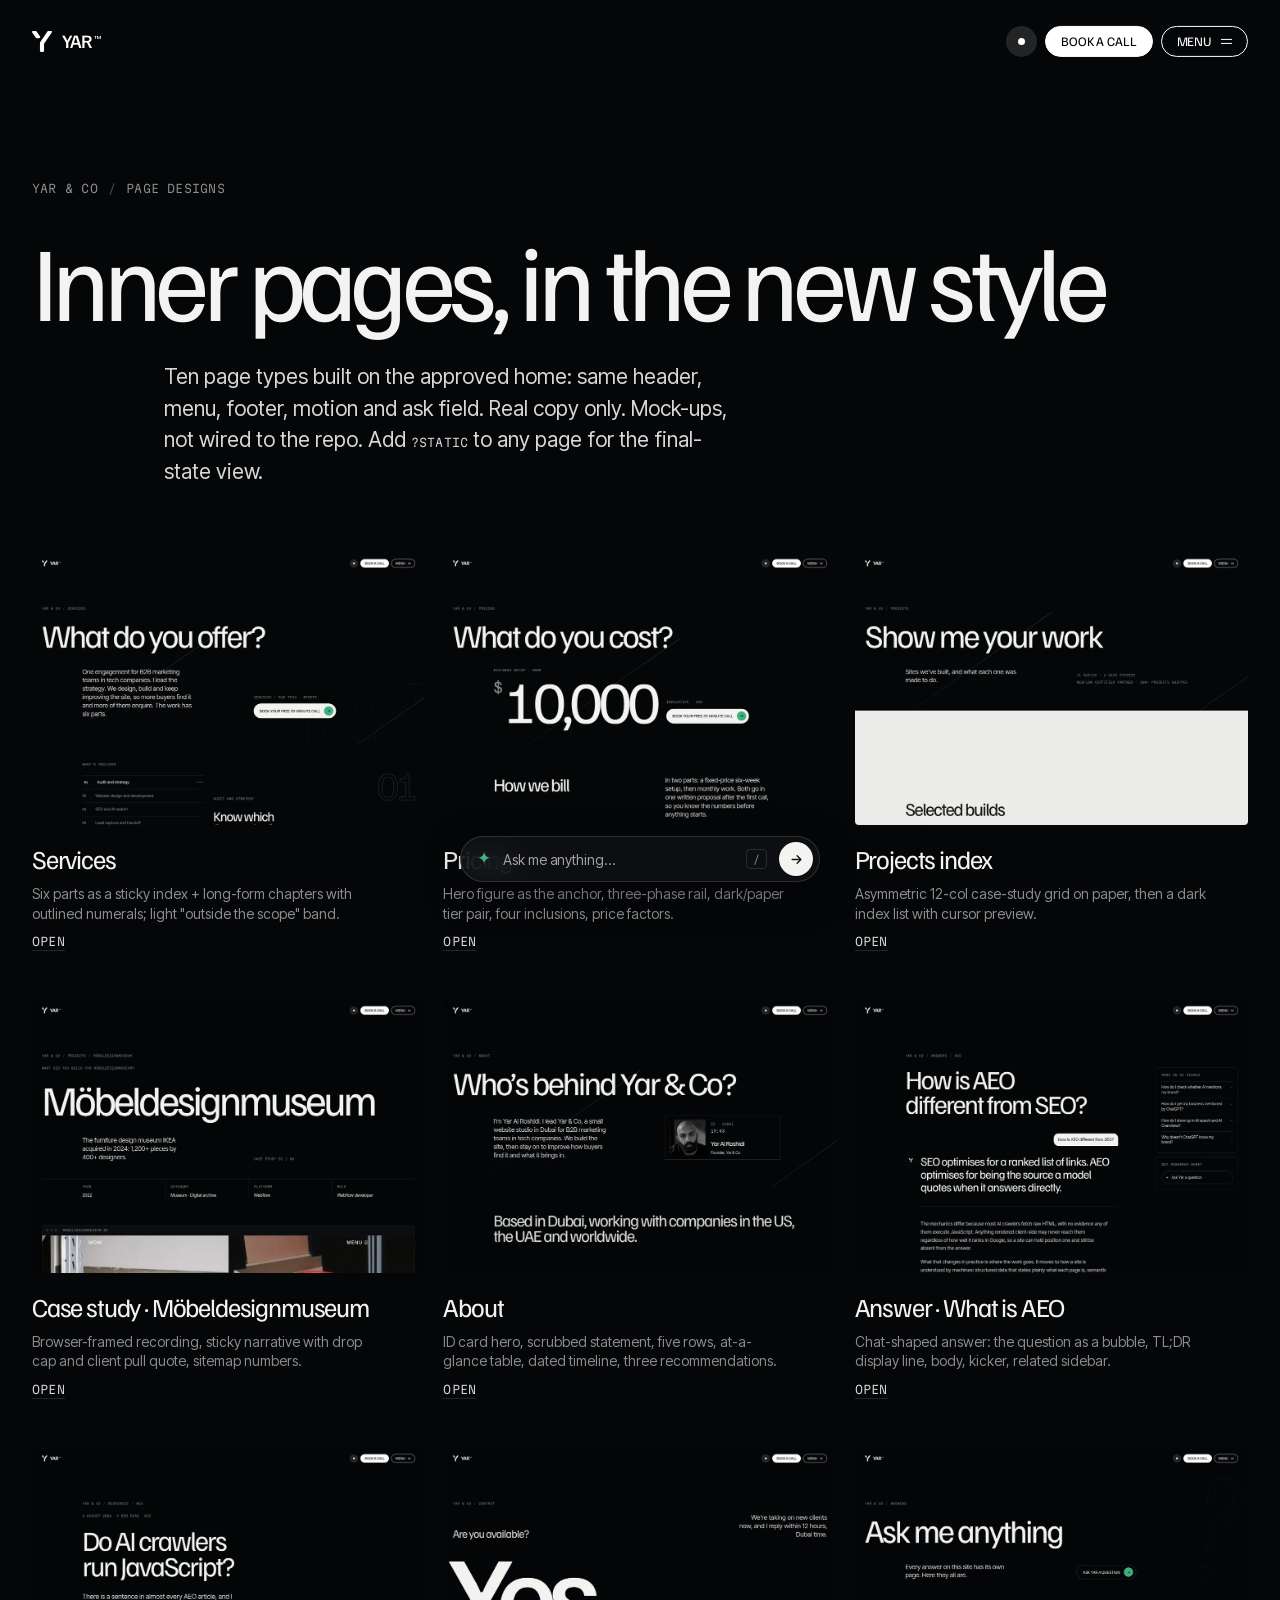
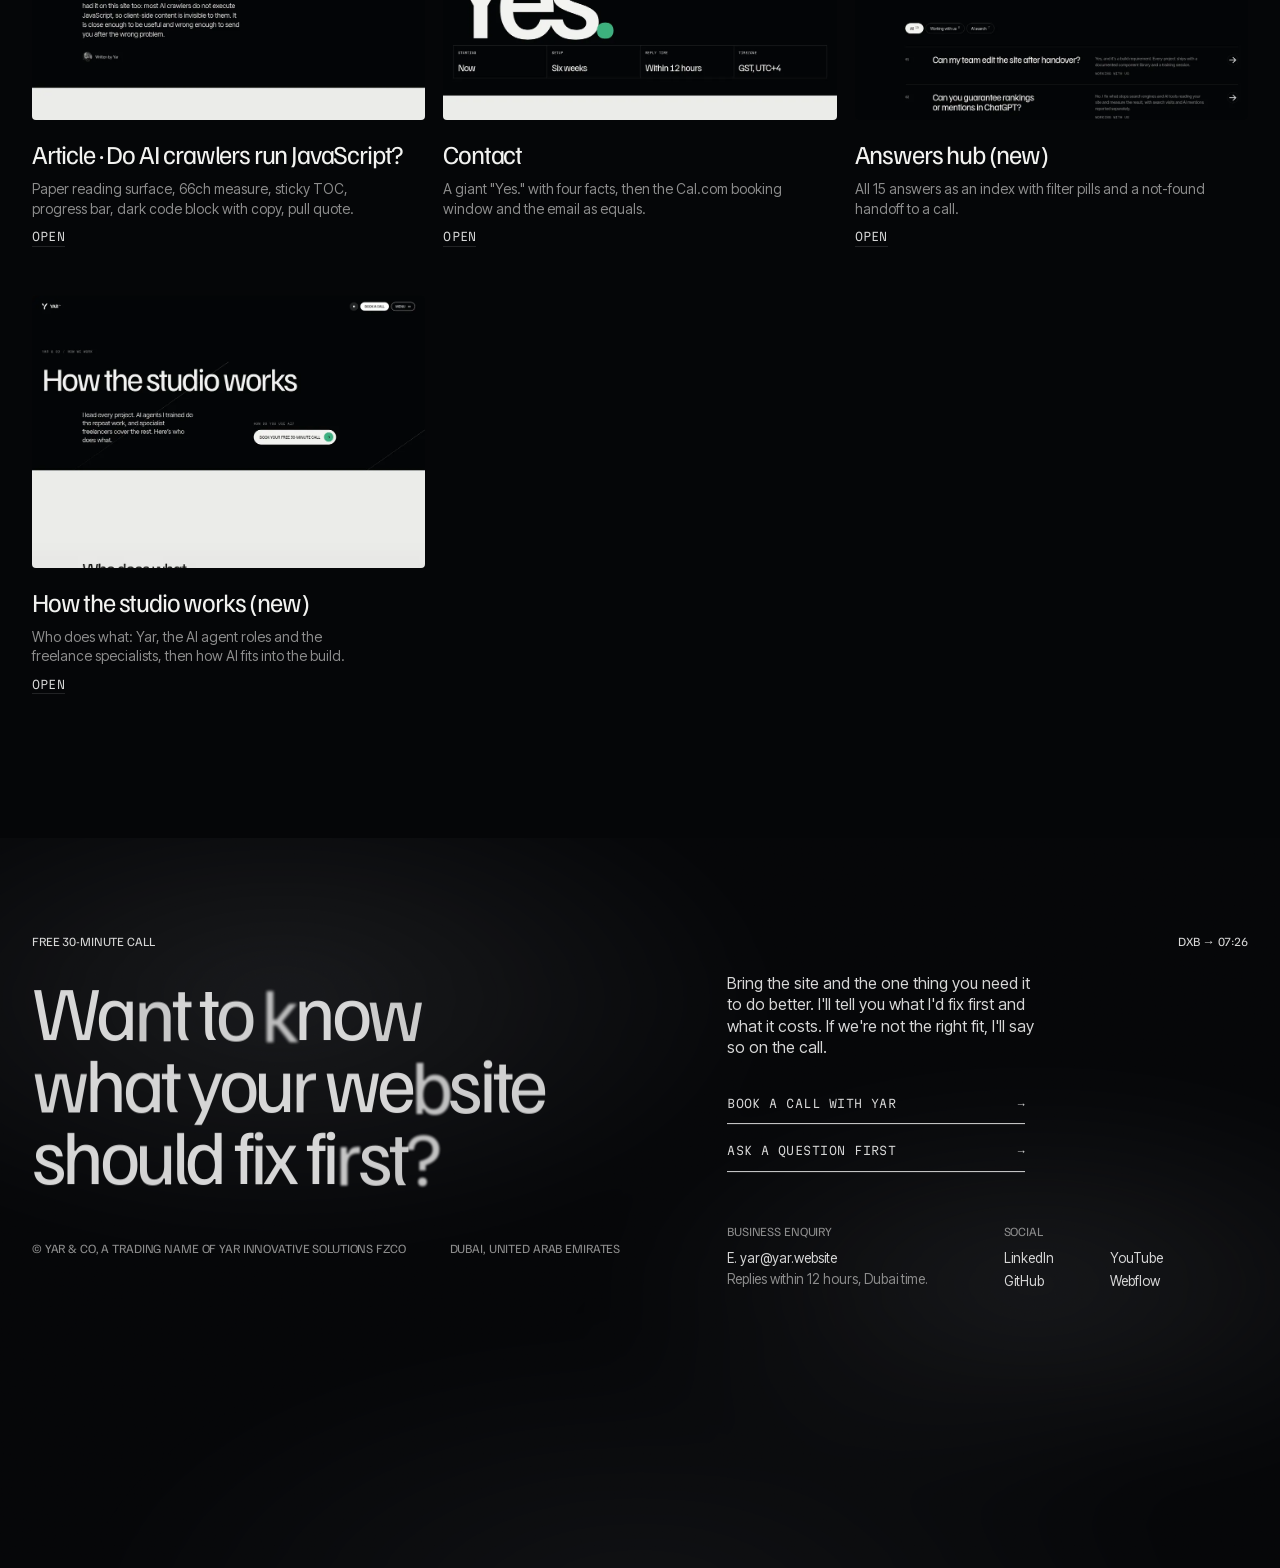
<file: index.html>
<!doctype html>
<html lang="en">
<head>
<meta charset="utf-8">
<meta name="robots" content="noindex, nofollow">
<meta name="viewport" content="width=device-width, initial-scale=1, viewport-fit=cover">
<meta name="theme-color" content="#050608"><meta name="color-scheme" content="dark">
<title>Page designs | Yar &amp; Co</title>
<meta name="description" content="Design mock-ups">
<link rel="icon" href="assets/brand/mark-y.svg" type="image/svg+xml">
<link rel="apple-touch-icon" href="assets/brand/apple-touch-icon.png">

<script>document.documentElement.classList.add('js');if(/static/.test(location.search)||matchMedia('(prefers-reduced-motion: reduce)').matches)document.documentElement.classList.add('static')</script>
<link rel="preload" as="font" type="font/woff2" href="assets/fonts/familjen-grotesk.woff2" crossorigin>
<link rel="preload" as="font" type="font/woff2" href="assets/fonts/inter-tight-latin.woff2" crossorigin>
<link rel="stylesheet" href="assets/site.css">
</head>
<body data-nav="home">
<a class="sr" href="#main">Skip to content</a>
<div class="cur" id="cur" aria-hidden="true"><div class="bars"><i></i><i></i><i></i><i></i><i></i><i></i><i></i><i></i><i></i><i></i></div><span class="cy"><svg viewBox="0 0 160 169" aria-hidden="true"><path d="M158.983 4.29278C159.729 5.6484 160.064 7.07933 159.99 8.58556C159.915 10.0918 159.43 11.4474 158.535 12.6524L96.5582 103.027V161.092C96.5582 163.201 95.7751 165.046 94.2089 166.628C92.6427 168.209 90.8155 169 88.7272 169H71.4988C69.2614 169 67.3596 168.209 65.7934 166.628C64.2271 165.046 63.444 163.201 63.444 161.092V94.8931C63.444 93.3868 63.9661 91.8806 65.0102 90.3743L124.75 3.38904C125.496 2.33467 126.428 1.50624 127.547 0.903743C128.666 0.301247 129.896 0 131.239 0H152.047C153.539 0 154.918 0.376559 156.186 1.12968C157.454 1.8828 158.386 2.93717 158.983 4.29278ZM64.7865 53.9987C64.1898 55.3543 63.2576 56.4087 61.9897 57.1618C60.7218 57.9149 59.342 58.2914 57.8504 58.2914H37.0422C34.3572 58.2914 32.1198 57.1618 30.3298 54.9024L1.24303 12.6524C0.49721 11.4474 0.0870118 10.0918 0.0124303 8.58556C-0.0621513 7.07933 0.198884 5.6484 0.795536 4.29278C1.39219 2.93717 2.32446 1.8828 3.59234 1.12968C4.86023 0.376559 6.23999 0 7.73162 0H28.7636C31.2994 0 33.4622 1.12968 35.2522 3.38904L64.339 45.639C65.0848 46.844 65.495 48.1996 65.5696 49.7059C65.6442 51.2121 65.3832 52.6431 64.7865 53.9987Z" fill="currentColor"/></svg></span><span class="cl">Yar &amp; Co · Dubai</span><span class="cl cr">Page designs</span></div>
<header class="hdr">
  <a class="logo" href="index.html" aria-label="Yar &amp; Co, home"><svg viewBox="0 0 160 169" aria-hidden="true"><path d="M158.983 4.29278C159.729 5.6484 160.064 7.07933 159.99 8.58556C159.915 10.0918 159.43 11.4474 158.535 12.6524L96.5582 103.027V161.092C96.5582 163.201 95.7751 165.046 94.2089 166.628C92.6427 168.209 90.8155 169 88.7272 169H71.4988C69.2614 169 67.3596 168.209 65.7934 166.628C64.2271 165.046 63.444 163.201 63.444 161.092V94.8931C63.444 93.3868 63.9661 91.8806 65.0102 90.3743L124.75 3.38904C125.496 2.33467 126.428 1.50624 127.547 0.903743C128.666 0.301247 129.896 0 131.239 0H152.047C153.539 0 154.918 0.376559 156.186 1.12968C157.454 1.8828 158.386 2.93717 158.983 4.29278ZM64.7865 53.9987C64.1898 55.3543 63.2576 56.4087 61.9897 57.1618C60.7218 57.9149 59.342 58.2914 57.8504 58.2914H37.0422C34.3572 58.2914 32.1198 57.1618 30.3298 54.9024L1.24303 12.6524C0.49721 11.4474 0.0870118 10.0918 0.0124303 8.58556C-0.0621513 7.07933 0.198884 5.6484 0.795536 4.29278C1.39219 2.93717 2.32446 1.8828 3.59234 1.12968C4.86023 0.376559 6.23999 0 7.73162 0H28.7636C31.2994 0 33.4622 1.12968 35.2522 3.38904L64.339 45.639C65.0848 46.844 65.495 48.1996 65.5696 49.7059C65.6442 51.2121 65.3832 52.6431 64.7865 53.9987Z" fill="currentColor"/></svg><span class="wm">YAR<span class="tm" aria-hidden="true">™</span></span></a>
  <div class="hdr-r">
    <span class="dotchip" title="Taking new projects" aria-hidden="true"><i></i></span>
    <a class="pill fill" href="https://cal.com/yaroshidi/discovery">Book a call</a>
    <button class="pill" id="menuBtn" aria-expanded="false" aria-controls="menu">Menu <span class="bars"><i></i><i></i></span></button>
  </div>
</header>
<div class="veil" id="veil"></div>
<aside class="menu" id="menu" aria-label="Menu">
  <div class="close"><button class="pill" id="menuClose">Close ✕</button></div>
  <div>
    <nav>
      <a data-k="home" href="https://yaroshidi.github.io/yar-trionn-preview/">Home</a>
      <a data-k="services" href="services.html">Services</a>
      <a data-k="projects" href="projects.html">Projects</a>
      <a data-k="ai" href="ai.html">How we work</a>
      <a data-k="aeo" href="https://yar.website/aeo">AEO</a>
      <a data-k="about" href="about.html">About</a>
    </nav>
    <a class="chip" href="answers.html" data-ask-open><span class="star">✦</span>&nbsp; Ask Yar a question</a>
  </div>
  <div class="meta">
    <div><div class="cap">Business enquiry</div><a href="mailto:yar@yar.website">E.&nbsp;&nbsp; yar@yar.website</a><br><a href="https://cal.com/yaroshidi/discovery">C.&nbsp;&nbsp; Book your free 30-minute call</a></div>
    <div><div class="cap">Social</div><div class="soc"><a href="https://www.linkedin.com/in/yaroshidi/">LinkedIn</a><a href="https://www.youtube.com/@yaroshidi">YouTube</a><a href="https://github.com/yaroshidi">GitHub</a><a href="https://webflow.com/@yar">Webflow</a></div></div>
  </div>
</aside>
<main id="main">
<section class="ix"><nav class="crumb mono intro-rv" aria-label="Breadcrumb"><a href="index.html">Yar &amp; Co</a><i>/</i><span>Page designs</span></nav><h1 class="display" style="font-size:var(--t-hero);color:var(--hi);margin-top:32px">Inner pages, in the new style</h1>
<p class="lead intro-rv" style="margin:32px 0 0 var(--colg);font-size:var(--t-lead);max-width:44ch">Ten page types built on the approved home: same header, menu, footer, motion and ask field. Real copy only. Mock-ups, not wired to the repo. Add <span class="mono">?static</span> to any page for the final-state view.</p>
<div class="cards"><article class="c rv"><a href="services.html"><div class="mask"><img src="assets/thumbs/services.webp" alt="Services at 1440" loading="lazy"></div><h3>Services</h3></a><p>Six parts as a sticky index + long-form chapters with outlined numerals; light "outside the scope" band.</p><div class="m mono"><a href="services.html">Open</a></div></article><article class="c rv"><a href="pricing.html"><div class="mask"><img src="assets/thumbs/pricing.webp" alt="Pricing at 1440" loading="lazy"></div><h3>Pricing</h3></a><p>Hero figure as the anchor, three-phase rail, dark/paper tier pair, four inclusions, price factors.</p><div class="m mono"><a href="pricing.html">Open</a></div></article><article class="c rv"><a href="projects.html"><div class="mask"><img src="assets/thumbs/projects.webp" alt="Projects index at 1440" loading="lazy"></div><h3>Projects index</h3></a><p>Asymmetric 12-col case-study grid on paper, then a dark index list with cursor preview.</p><div class="m mono"><a href="projects.html">Open</a></div></article><article class="c rv"><a href="case-study-mobeldesignmuseum.html"><div class="mask"><img src="assets/thumbs/case-study-mobeldesignmuseum.webp" alt="Case study · Möbeldesignmuseum at 1440" loading="lazy"></div><h3>Case study · Möbeldesignmuseum</h3></a><p>Browser-framed recording, sticky narrative with drop cap and client pull quote, sitemap numbers.</p><div class="m mono"><a href="case-study-mobeldesignmuseum.html">Open</a></div></article><article class="c rv"><a href="about.html"><div class="mask"><img src="assets/thumbs/about.webp" alt="About at 1440" loading="lazy"></div><h3>About</h3></a><p>ID card hero, scrubbed statement, five rows, at-a-glance table, dated timeline, three recommendations.</p><div class="m mono"><a href="about.html">Open</a></div></article><article class="c rv"><a href="answer-what-is-aeo.html"><div class="mask"><img src="assets/thumbs/answer-what-is-aeo.webp" alt="Answer · What is AEO at 1440" loading="lazy"></div><h3>Answer · What is AEO</h3></a><p>Chat-shaped answer: the question as a bubble, TL;DR display line, body, kicker, related sidebar.</p><div class="m mono"><a href="answer-what-is-aeo.html">Open</a></div></article><article class="c rv"><a href="article-do-ai-crawlers-run-javascript.html"><div class="mask"><img src="assets/thumbs/article-do-ai-crawlers-run-javascript.webp" alt="Article · Do AI crawlers run JavaScript? at 1440" loading="lazy"></div><h3>Article · Do AI crawlers run JavaScript?</h3></a><p>Paper reading surface, 66ch measure, sticky TOC, progress bar, dark code block with copy, pull quote.</p><div class="m mono"><a href="article-do-ai-crawlers-run-javascript.html">Open</a></div></article><article class="c rv"><a href="contact.html"><div class="mask"><img src="assets/thumbs/contact.webp" alt="Contact at 1440" loading="lazy"></div><h3>Contact</h3></a><p>A giant "Yes." with four facts, then the Cal.com booking window and the email as equals.</p><div class="m mono"><a href="contact.html">Open</a></div></article><article class="c rv"><a href="answers.html"><div class="mask"><img src="assets/thumbs/answers.webp" alt="Answers hub (new) at 1440" loading="lazy"></div><h3>Answers hub (new)</h3></a><p>All 15 answers as an index with filter pills and a not-found handoff to a call.</p><div class="m mono"><a href="answers.html">Open</a></div></article><article class="c rv"><a href="ai.html"><div class="mask"><img src="assets/thumbs/ai.webp" alt="How the studio works (new) at 1440" loading="lazy"></div><h3>How the studio works (new)</h3></a><p>Who does what: Yar, the AI agent roles and the freelance specialists, then how AI fits into the build.</p><div class="m mono"><a href="ai.html">Open</a></div></article></div></section>
</main>
<footer class="foot" id="contact">
  <div class="smoke" aria-hidden="true"></div><div class="grain" aria-hidden="true"></div>
  <div class="top"><span class="cap">Free 30-minute call</span><span class="cap">DXB → <span data-clock>--:--</span></span></div>
  <div class="grid">
    <div>
      <h2 class="display split">Want to know what your website should fix first?</h2>
      <div class="left-meta cap"><span>© Yar &amp; Co, a trading name of YAR Innovative Solutions FZCO</span><span>Dubai, United Arab Emirates</span></div>
    </div>
    <div class="right rv">
      <p class="lede">Bring the site and the one thing you need it to do better. I'll tell you what I'd fix first and what it costs. If we're not the right fit, I'll say so on the call.</p>
      <a class="mlink" href="https://cal.com/yaroshidi/discovery"><span class="t">Book a call with Yar</span><span class="ar">→</span></a>
      <a class="mlink" href="answers.html" data-ask-open><span class="t">Ask a question first</span><span class="ar">→</span></a>
      <div class="meta">
        <div><div class="cap">Business enquiry</div><a href="mailto:yar@yar.website">E. yar@yar.website</a><br><span style="color:var(--mute)">Replies within 12 hours, Dubai time.</span></div>
        <div><div class="cap">Social</div><div class="soc"><a href="https://www.linkedin.com/in/yaroshidi/">LinkedIn</a><a href="https://www.youtube.com/@yaroshidi">YouTube</a><a href="https://github.com/yaroshidi">GitHub</a><a href="https://webflow.com/@yar">Webflow</a></div></div>
      </div>
    </div>
  </div>
  <div class="word" aria-hidden="true" id="word">Yar.website</div>
</footer>
<div class="ask" id="ask">
  <button class="ask-pill" id="askPill" type="button" aria-label="Ask me anything" aria-expanded="false" aria-controls="askPanel" aria-keyshortcuts="/ Control+K Meta+K"><span class="star" aria-hidden="true">✦</span><span class="ph" aria-hidden="true">Ask me anything…</span><kbd aria-hidden="true">/</kbd><span class="ask-go" aria-hidden="true"><svg width="15" height="15" viewBox="0 0 24 24" fill="none" stroke="currentColor" stroke-width="2.2" stroke-linecap="round" stroke-linejoin="round"><path d="M5 12h14M13 6l6 6-6 6"/></svg></span></button>
  <section class="ask-panel" id="askPanel" role="dialog" aria-modal="true" aria-labelledby="askTitle" aria-hidden="true" inert>
    <header class="ask-head" style="--k:0"><span class="ask-mark" aria-hidden="true"><svg viewBox="0 0 160 169" aria-hidden="true"><path d="M158.983 4.29278C159.729 5.6484 160.064 7.07933 159.99 8.58556C159.915 10.0918 159.43 11.4474 158.535 12.6524L96.5582 103.027V161.092C96.5582 163.201 95.7751 165.046 94.2089 166.628C92.6427 168.209 90.8155 169 88.7272 169H71.4988C69.2614 169 67.3596 168.209 65.7934 166.628C64.2271 165.046 63.444 163.201 63.444 161.092V94.8931C63.444 93.3868 63.9661 91.8806 65.0102 90.3743L124.75 3.38904C125.496 2.33467 126.428 1.50624 127.547 0.903743C128.666 0.301247 129.896 0 131.239 0H152.047C153.539 0 154.918 0.376559 156.186 1.12968C157.454 1.8828 158.386 2.93717 158.983 4.29278ZM64.7865 53.9987C64.1898 55.3543 63.2576 56.4087 61.9897 57.1618C60.7218 57.9149 59.342 58.2914 57.8504 58.2914H37.0422C34.3572 58.2914 32.1198 57.1618 30.3298 54.9024L1.24303 12.6524C0.49721 11.4474 0.0870118 10.0918 0.0124303 8.58556C-0.0621513 7.07933 0.198884 5.6484 0.795536 4.29278C1.39219 2.93717 2.32446 1.8828 3.59234 1.12968C4.86023 0.376559 6.23999 0 7.73162 0H28.7636C31.2994 0 33.4622 1.12968 35.2522 3.38904L64.339 45.639C65.0848 46.844 65.495 48.1996 65.5696 49.7059C65.6442 51.2121 65.3832 52.6431 64.7865 53.9987Z" fill="currentColor"/></svg></span><div><h2 id="askTitle">Ask Yar</h2><p class="mono">Answers from yar.website</p></div><button class="pill" id="askClose" type="button" aria-label="Close chat">Close ✕</button></header>
    <div class="ask-log" id="askLog" role="log" aria-live="polite" aria-label="Conversation" tabindex="-1" data-lenis-prevent style="--k:1"></div>
    <form class="ask-form" id="askForm" action="https://yar.website/ask" method="get" autocomplete="off" style="--k:2"><label class="sr" for="askInput">Your question</label><input class="ask-hp" id="askHp" name="hp" type="text" tabindex="-1" autocomplete="off" aria-hidden="true"><input id="askInput" name="q" type="text" placeholder="Ask me anything…" enterkeyhint="send" maxlength="300" autocomplete="off"><button class="ask-send" type="submit" aria-label="Send question"><svg width="15" height="15" viewBox="0 0 24 24" fill="none" stroke="currentColor" stroke-width="2.2" stroke-linecap="round" stroke-linejoin="round" aria-hidden="true"><path d="M5 12h14M13 6l6 6-6 6"/></svg></button></form>
    <p class="ask-note mono" style="--k:3">Prototype · scripted answers from yar.website</p>
  </section>
</div>
<script defer src="assets/vendor/gsap.min.js"></script>
<script defer src="assets/vendor/ScrollTrigger.min.js"></script>
<script defer src="assets/vendor/lenis.min.js"></script>
<script defer src="assets/js/ask.js"></script>
<script defer src="assets/site.js"></script>
</body>
</html>
</file>
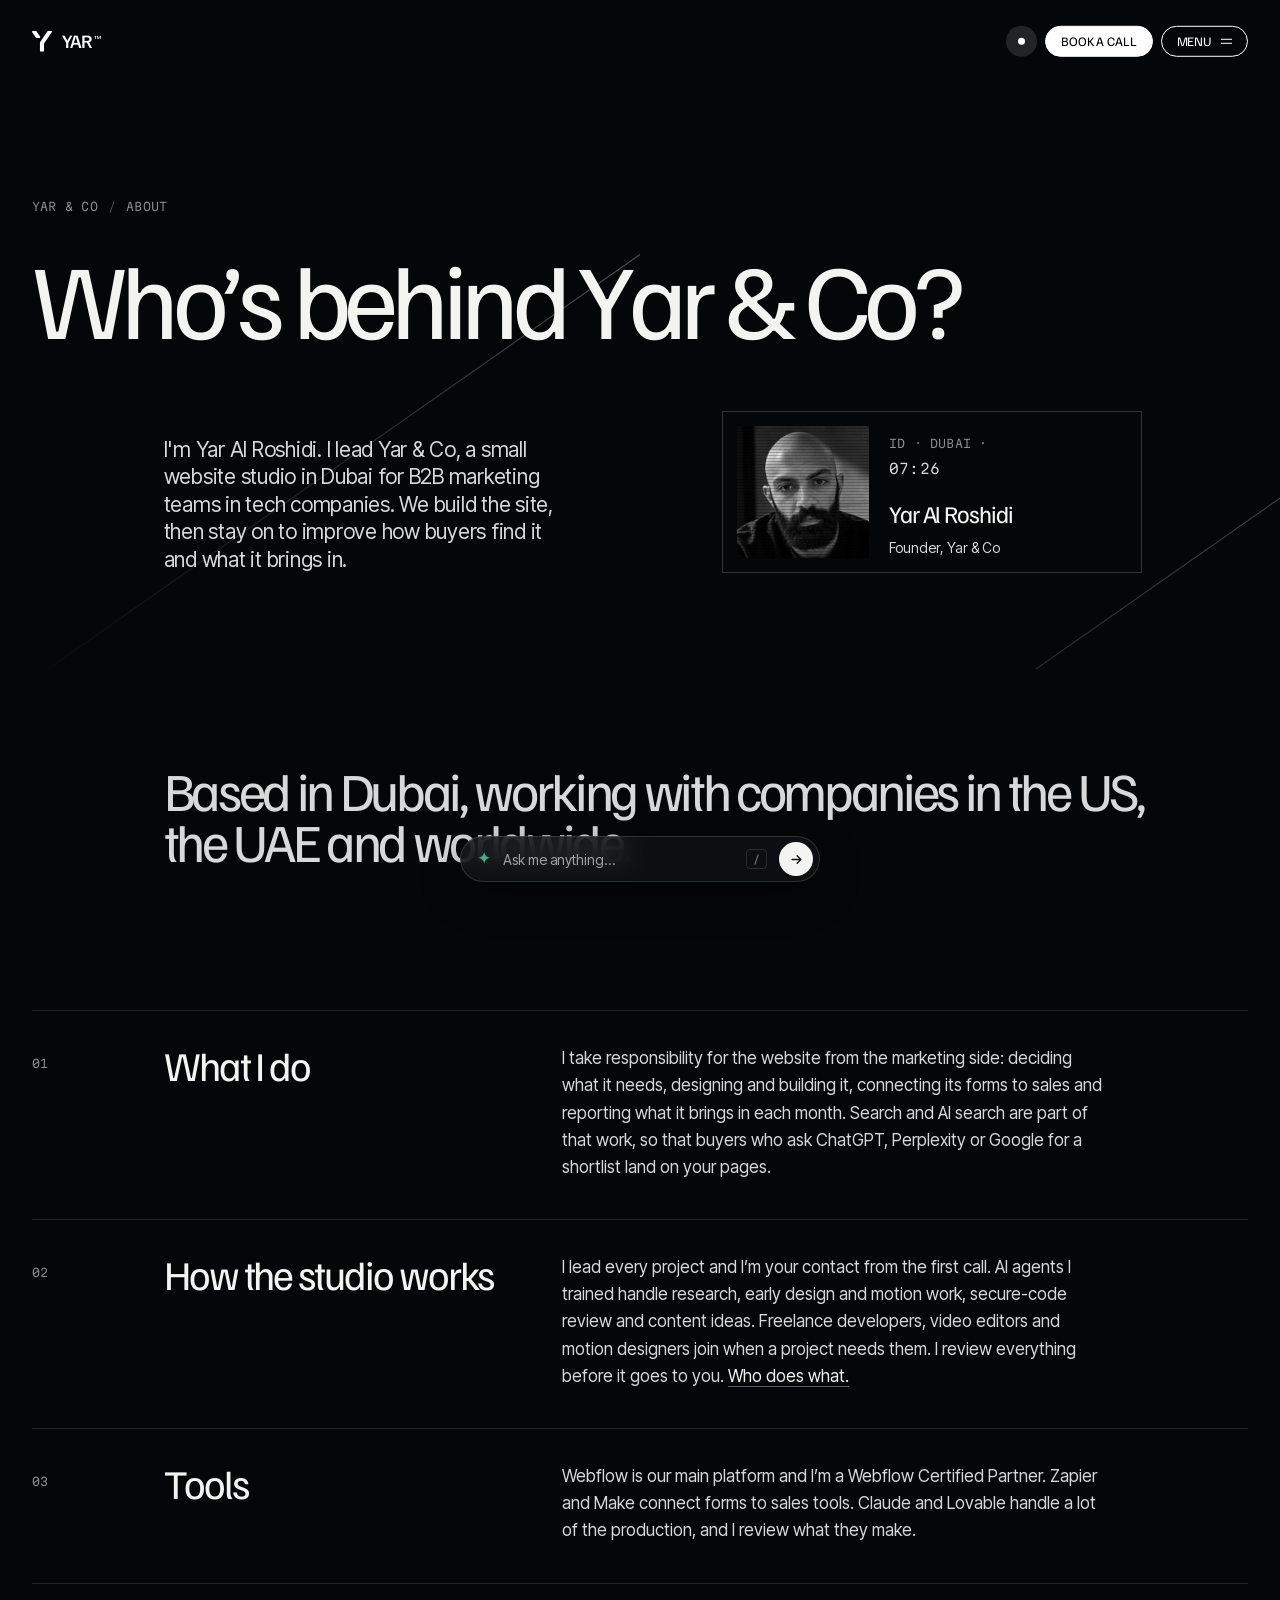
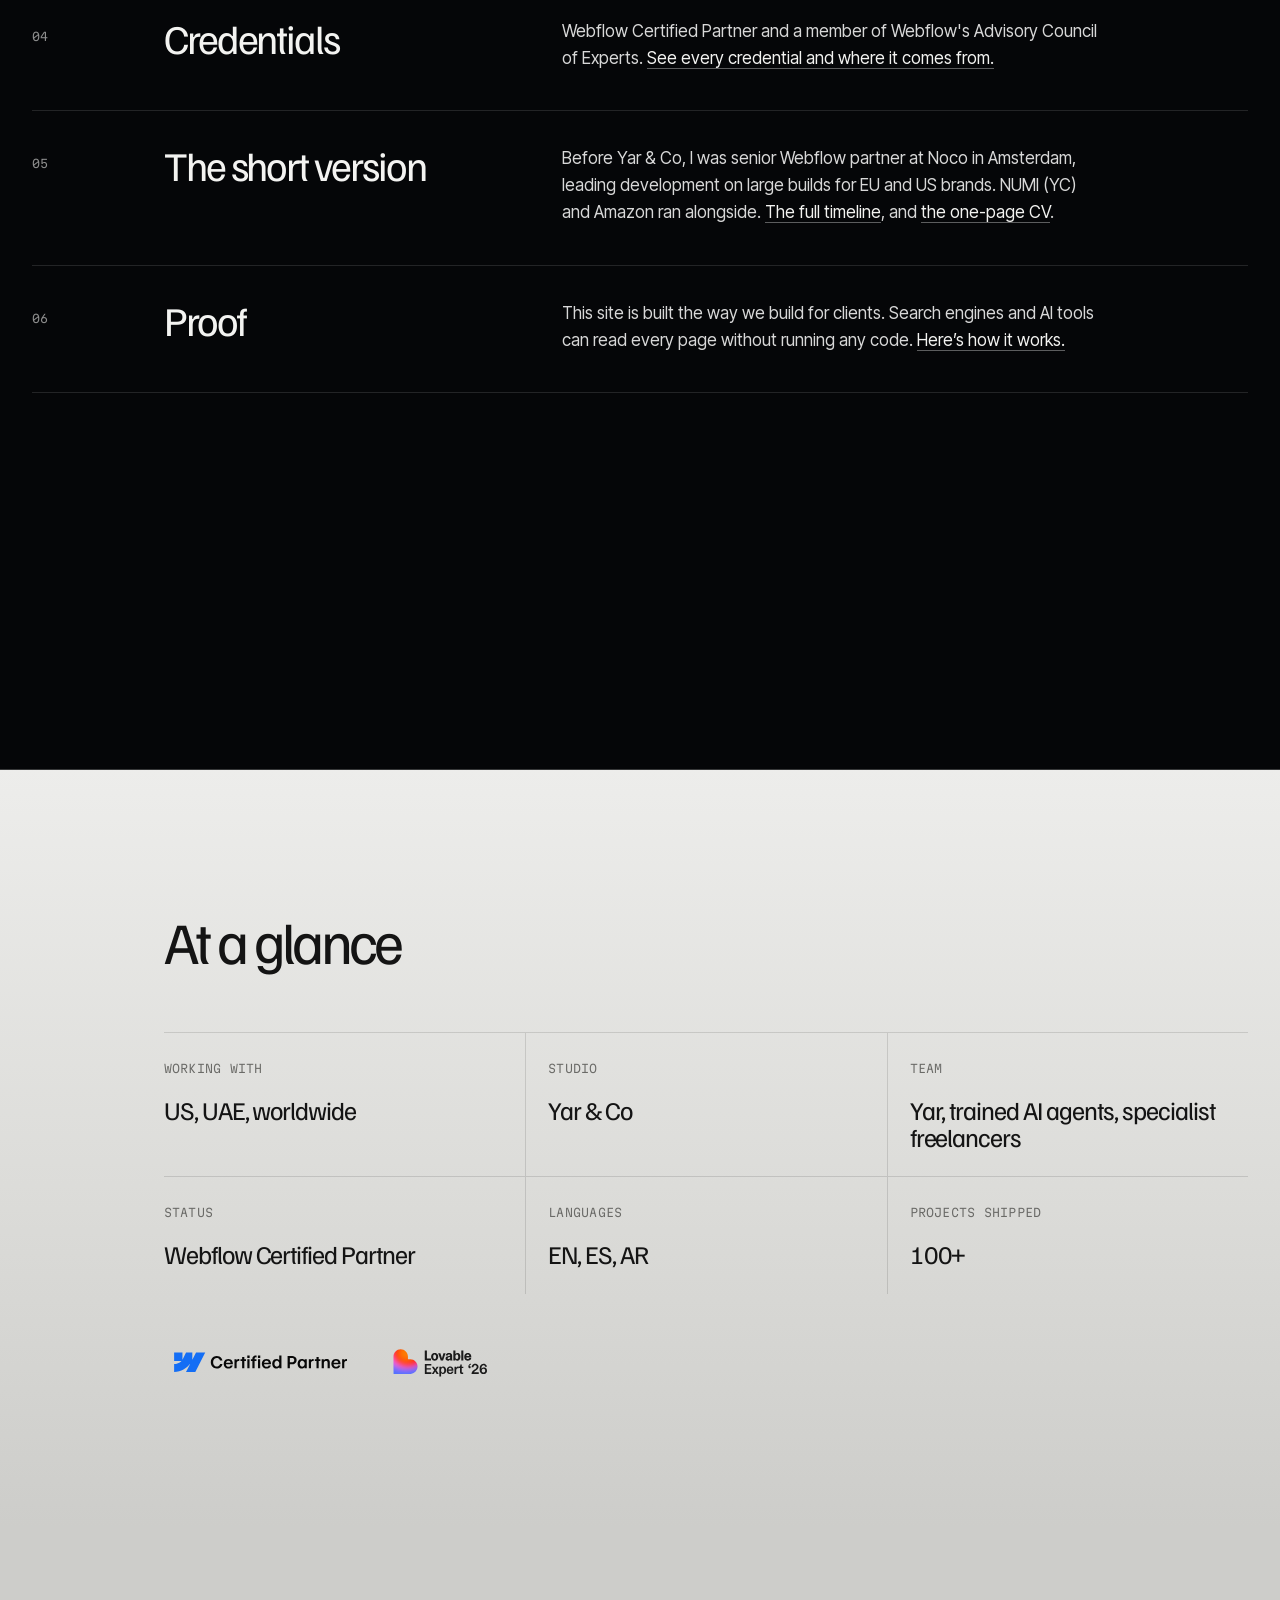
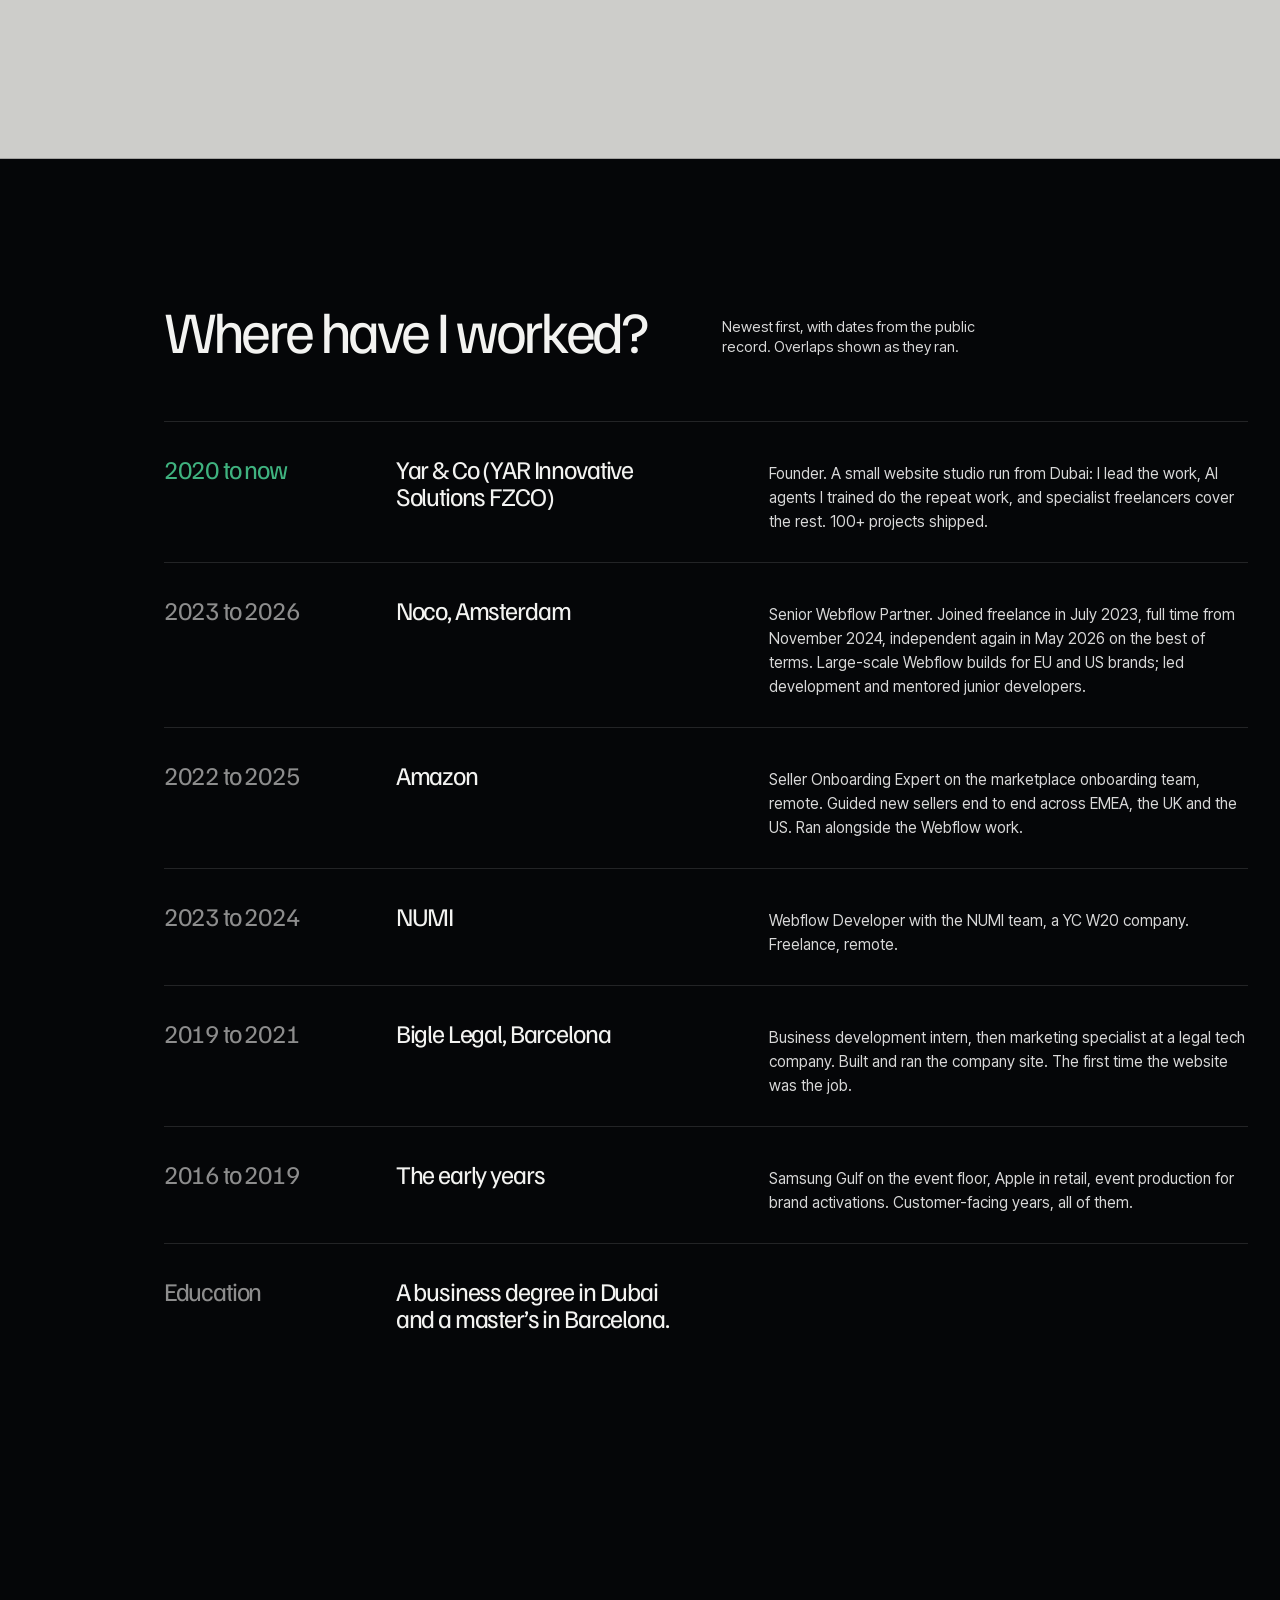
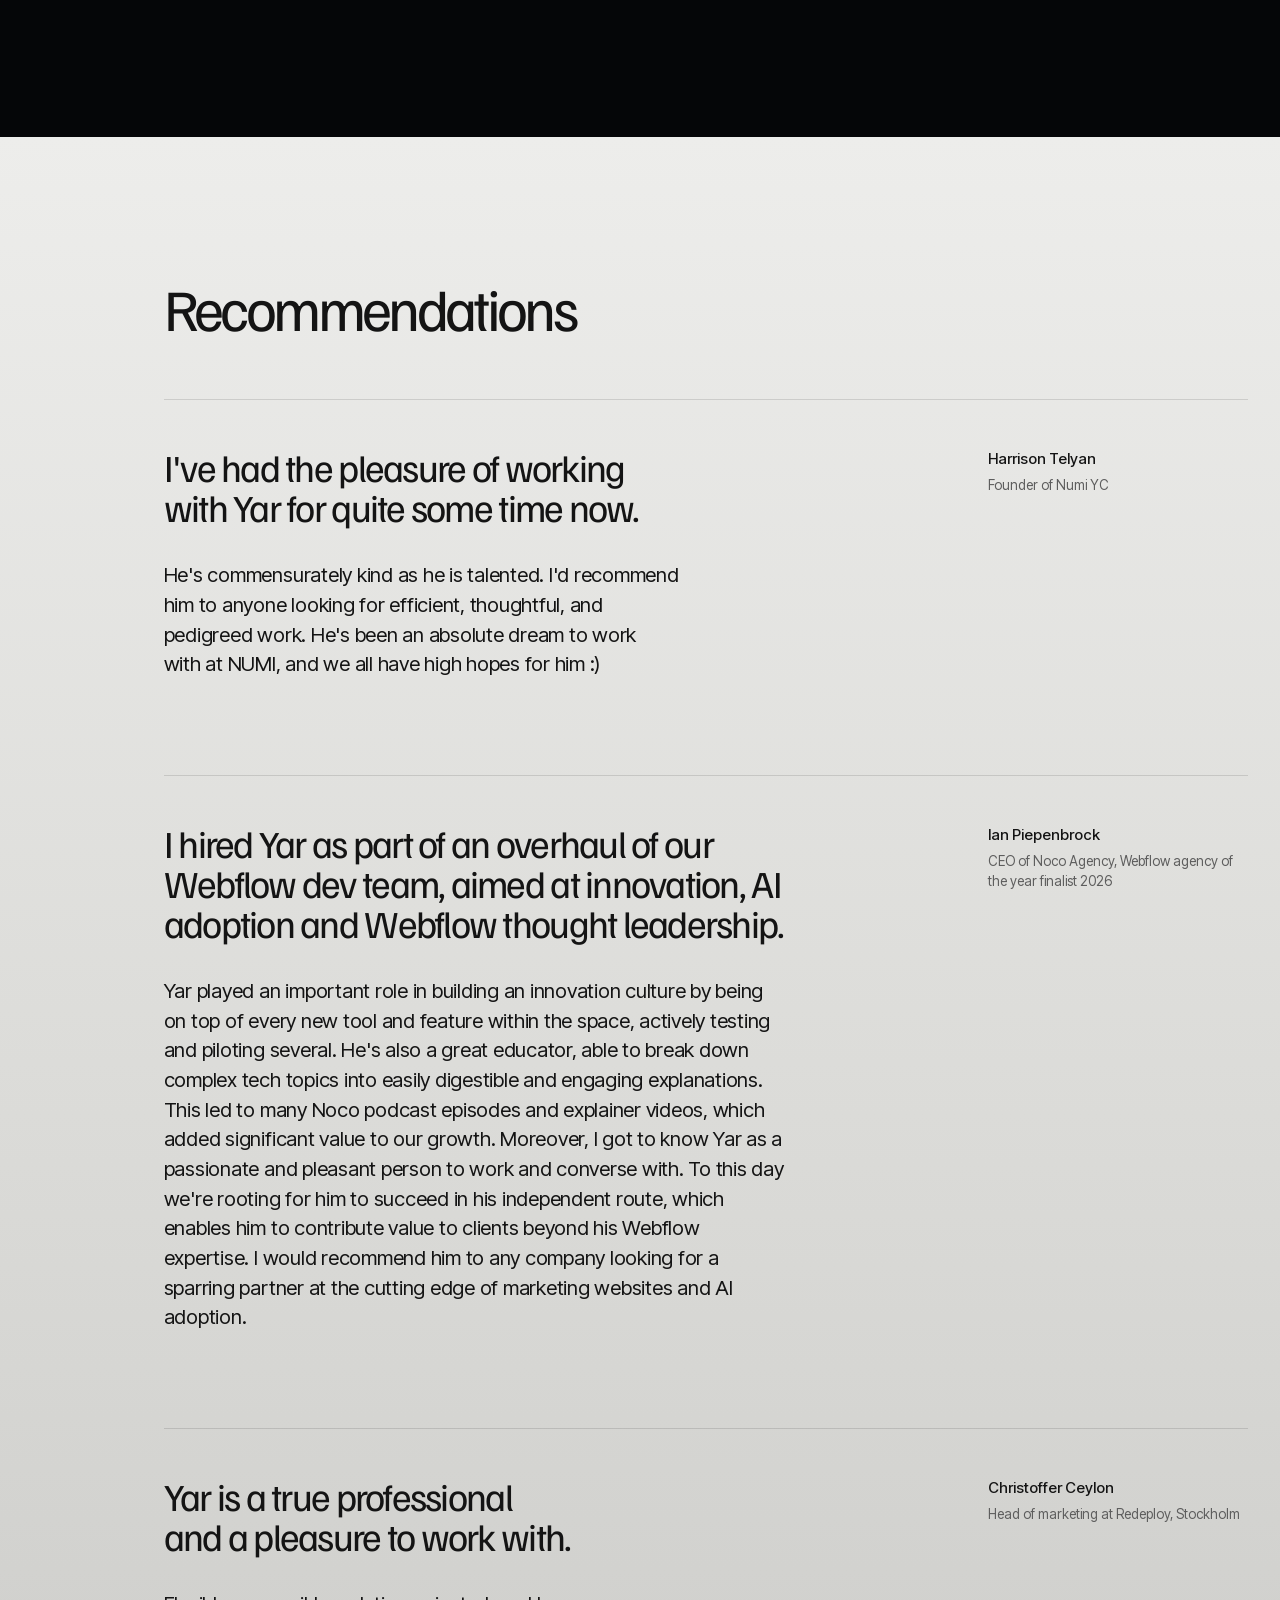
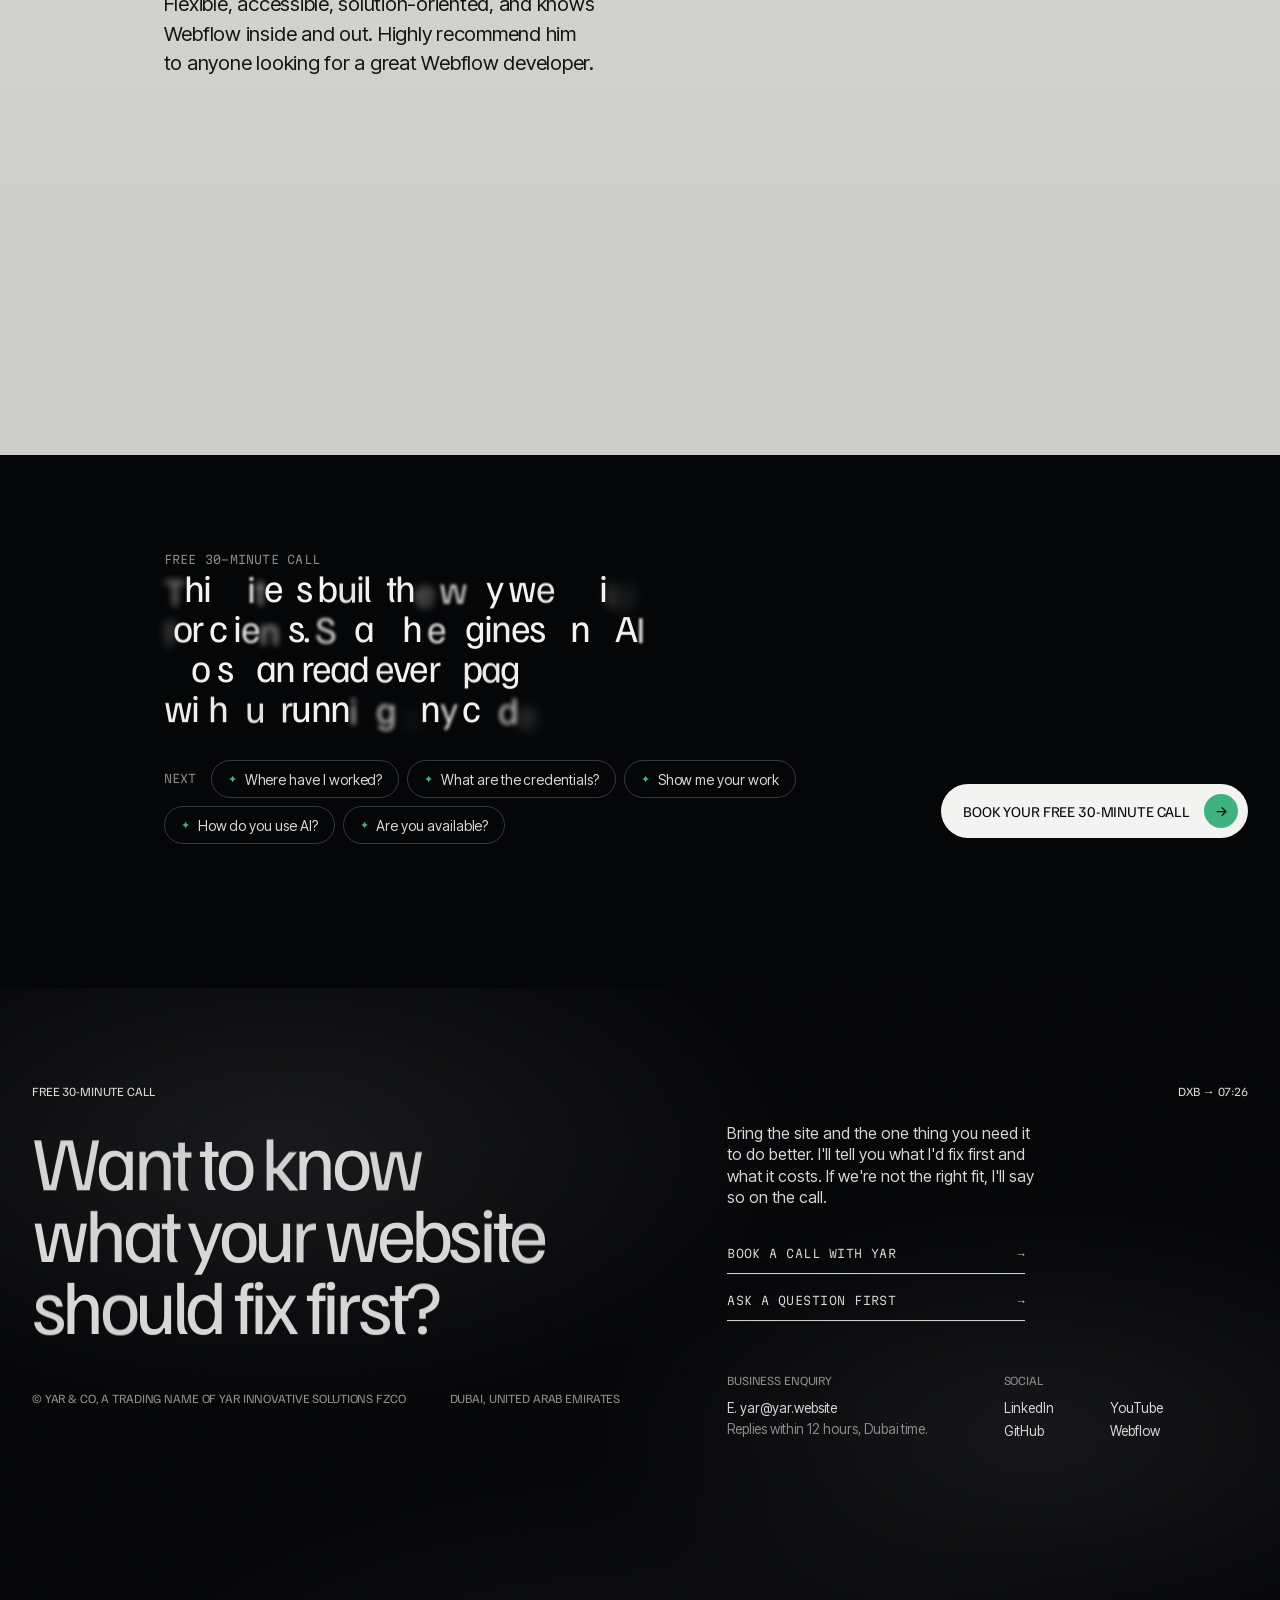
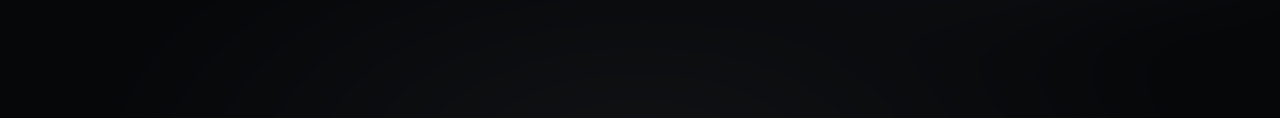
<file: about.html>
<!doctype html>
<html lang="en">
<head>
<meta charset="utf-8">
<meta name="robots" content="noindex, nofollow">
<meta name="viewport" content="width=device-width, initial-scale=1, viewport-fit=cover">
<meta name="theme-color" content="#050608"><meta name="color-scheme" content="dark">
<title>About Yar Al Roshidi and Yar &amp; Co</title>
<meta name="description" content="Yar Al Roshidi leads Yar &amp; Co, a small Dubai studio that builds websites for B2B tech marketing teams. Webflow Certified Partner and member of Webflow&#x27;s Advisory Council of Experts.">
<link rel="icon" href="assets/brand/mark-y.svg" type="image/svg+xml">
<link rel="apple-touch-icon" href="assets/brand/apple-touch-icon.png">
<script type="application/ld+json">{"@context": "https://schema.org", "@graph": [{"@type": "Organization", "@id": "https://yar.website/#org", "name": "Yar & Co", "legalName": "YAR Innovative Solutions FZCO", "url": "https://yar.website/", "email": "yar@yar.website", "description": "A small Dubai studio led by Yar Al Roshidi that designs, builds and runs websites for B2B tech companies.", "address": {"@type": "PostalAddress", "addressLocality": "Dubai", "addressCountry": "AE"}, "areaServed": ["US", "AE", "Worldwide"], "founder": {"@id": "https://yar.website/#yar"}, "contactPoint": {"@type": "ContactPoint", "contactType": "sales", "email": "yar@yar.website", "url": "https://cal.com/yaroshidi/discovery", "availableLanguage": ["en", "es", "ar"]}, "sameAs": ["https://www.linkedin.com/in/yaroshidi/", "https://www.youtube.com/@yaroshidi", "https://www.tiktok.com/@yaroshidi", "https://webflow.com/@yar", "https://webflow.com/@yaroshidi", "https://experts.webflow.com/profile/yar-levelflow", "https://contra.com/yaroshidi", "https://yaroshidi.gumroad.com", "https://github.com/yaroshidi", "https://x.com/yaroshidi"]}, {"@type": "Person", "@id": "https://yar.website/#yar", "name": "Yar Al Roshidi", "jobTitle": "Founder", "worksFor": {"@id": "https://yar.website/#org"}, "url": "https://yar.website/about", "hasCredential": {"@type": "EducationalOccupationalCredential", "name": "Webflow Certified Partner"}, "sameAs": ["https://www.linkedin.com/in/yaroshidi/", "https://www.youtube.com/@yaroshidi", "https://www.tiktok.com/@yaroshidi", "https://webflow.com/@yar", "https://webflow.com/@yaroshidi", "https://experts.webflow.com/profile/yar-levelflow", "https://contra.com/yaroshidi", "https://yaroshidi.gumroad.com", "https://github.com/yaroshidi", "https://x.com/yaroshidi"]}, {"@type": "WebSite", "@id": "https://yar.website/#website", "url": "https://yar.website/", "name": "Yar & Co", "publisher": {"@id": "https://yar.website/#org"}}, {"@type": "AboutPage", "@id": "https://yar.website/about#webpage", "url": "https://yar.website/about", "name": "About Yar Al Roshidi and Yar & Co", "isPartOf": {"@id": "https://yar.website/#website"}, "about": {"@id": "https://yar.website/#org"}, "publisher": {"@id": "https://yar.website/#org"}, "mainEntity": {"@id": "https://yar.website/#yar"}}]}</script>
<script>document.documentElement.classList.add('js');if(/static/.test(location.search)||matchMedia('(prefers-reduced-motion: reduce)').matches)document.documentElement.classList.add('static')</script>
<link rel="preload" as="font" type="font/woff2" href="assets/fonts/familjen-grotesk.woff2" crossorigin>
<link rel="preload" as="font" type="font/woff2" href="assets/fonts/inter-tight-latin.woff2" crossorigin>
<link rel="stylesheet" href="assets/site.css">
</head>
<body data-nav="about">
<a class="sr" href="#main">Skip to content</a>
<div class="cur" id="cur" aria-hidden="true"><div class="bars"><i></i><i></i><i></i><i></i><i></i><i></i><i></i><i></i><i></i><i></i></div><span class="cy"><svg viewBox="0 0 160 169" aria-hidden="true"><path d="M158.983 4.29278C159.729 5.6484 160.064 7.07933 159.99 8.58556C159.915 10.0918 159.43 11.4474 158.535 12.6524L96.5582 103.027V161.092C96.5582 163.201 95.7751 165.046 94.2089 166.628C92.6427 168.209 90.8155 169 88.7272 169H71.4988C69.2614 169 67.3596 168.209 65.7934 166.628C64.2271 165.046 63.444 163.201 63.444 161.092V94.8931C63.444 93.3868 63.9661 91.8806 65.0102 90.3743L124.75 3.38904C125.496 2.33467 126.428 1.50624 127.547 0.903743C128.666 0.301247 129.896 0 131.239 0H152.047C153.539 0 154.918 0.376559 156.186 1.12968C157.454 1.8828 158.386 2.93717 158.983 4.29278ZM64.7865 53.9987C64.1898 55.3543 63.2576 56.4087 61.9897 57.1618C60.7218 57.9149 59.342 58.2914 57.8504 58.2914H37.0422C34.3572 58.2914 32.1198 57.1618 30.3298 54.9024L1.24303 12.6524C0.49721 11.4474 0.0870118 10.0918 0.0124303 8.58556C-0.0621513 7.07933 0.198884 5.6484 0.795536 4.29278C1.39219 2.93717 2.32446 1.8828 3.59234 1.12968C4.86023 0.376559 6.23999 0 7.73162 0H28.7636C31.2994 0 33.4622 1.12968 35.2522 3.38904L64.339 45.639C65.0848 46.844 65.495 48.1996 65.5696 49.7059C65.6442 51.2121 65.3832 52.6431 64.7865 53.9987Z" fill="currentColor"/></svg></span><span class="cl">Yar &amp; Co · Dubai</span><span class="cl cr">About</span></div>
<header class="hdr">
  <a class="logo" href="https://yaroshidi.github.io/yar-trionn-preview/" aria-label="Yar &amp; Co, home"><svg viewBox="0 0 160 169" aria-hidden="true"><path d="M158.983 4.29278C159.729 5.6484 160.064 7.07933 159.99 8.58556C159.915 10.0918 159.43 11.4474 158.535 12.6524L96.5582 103.027V161.092C96.5582 163.201 95.7751 165.046 94.2089 166.628C92.6427 168.209 90.8155 169 88.7272 169H71.4988C69.2614 169 67.3596 168.209 65.7934 166.628C64.2271 165.046 63.444 163.201 63.444 161.092V94.8931C63.444 93.3868 63.9661 91.8806 65.0102 90.3743L124.75 3.38904C125.496 2.33467 126.428 1.50624 127.547 0.903743C128.666 0.301247 129.896 0 131.239 0H152.047C153.539 0 154.918 0.376559 156.186 1.12968C157.454 1.8828 158.386 2.93717 158.983 4.29278ZM64.7865 53.9987C64.1898 55.3543 63.2576 56.4087 61.9897 57.1618C60.7218 57.9149 59.342 58.2914 57.8504 58.2914H37.0422C34.3572 58.2914 32.1198 57.1618 30.3298 54.9024L1.24303 12.6524C0.49721 11.4474 0.0870118 10.0918 0.0124303 8.58556C-0.0621513 7.07933 0.198884 5.6484 0.795536 4.29278C1.39219 2.93717 2.32446 1.8828 3.59234 1.12968C4.86023 0.376559 6.23999 0 7.73162 0H28.7636C31.2994 0 33.4622 1.12968 35.2522 3.38904L64.339 45.639C65.0848 46.844 65.495 48.1996 65.5696 49.7059C65.6442 51.2121 65.3832 52.6431 64.7865 53.9987Z" fill="currentColor"/></svg><span class="wm">YAR<span class="tm" aria-hidden="true">™</span></span></a>
  <div class="hdr-r">
    <span class="dotchip" title="Taking new projects" aria-hidden="true"><i></i></span>
    <a class="pill fill" href="https://cal.com/yaroshidi/discovery">Book a call</a>
    <button class="pill" id="menuBtn" aria-expanded="false" aria-controls="menu">Menu <span class="bars"><i></i><i></i></span></button>
  </div>
</header>
<div class="veil" id="veil"></div>
<aside class="menu" id="menu" aria-label="Menu">
  <div class="close"><button class="pill" id="menuClose">Close ✕</button></div>
  <div>
    <nav>
      <a data-k="home" href="https://yaroshidi.github.io/yar-trionn-preview/">Home</a>
      <a data-k="services" href="services.html">Services</a>
      <a data-k="projects" href="projects.html">Projects</a>
      <a data-k="ai" href="ai.html">How we work</a>
      <a data-k="aeo" href="https://yar.website/aeo">AEO</a>
      <a data-k="about" href="about.html">About</a>
    </nav>
    <a class="chip" href="answers.html" data-ask-open><span class="star">✦</span>&nbsp; Ask Yar a question</a>
  </div>
  <div class="meta">
    <div><div class="cap">Business enquiry</div><a href="mailto:yar@yar.website">E.&nbsp;&nbsp; yar@yar.website</a><br><a href="https://cal.com/yaroshidi/discovery">C.&nbsp;&nbsp; Book your free 30-minute call</a></div>
    <div><div class="cap">Social</div><div class="soc"><a href="https://www.linkedin.com/in/yaroshidi/">LinkedIn</a><a href="https://www.youtube.com/@yaroshidi">YouTube</a><a href="https://github.com/yaroshidi">GitHub</a><a href="https://webflow.com/@yar">Webflow</a></div></div>
  </div>
</aside>
<main id="main">
<section class="phero ab-hero"><div class="bg" aria-hidden="true"><span class="streak" style="top:38%;left:-10%;width:60%"></span><span class="streak" style="top:61%;left:30%;width:80%"></span></div><nav class="crumb mono intro-rv" aria-label="Breadcrumb"><a href="https://yaroshidi.github.io/yar-trionn-preview/">Yar &amp; Co</a><i>/</i><span>About</span></nav><h1 class="display">Who&#8217;s behind Yar &amp; Co?</h1><div class="row"><p class="lead intro-rv">I'm Yar Al Roshidi. I lead Yar &amp; Co, a small website studio in Dubai for B2B marketing teams in tech companies. We build the site, then stay on to improve how buyers find it and what it brings in.</p><div class="intro-rv"><div class="id"><div class="ph-img"><img src="assets/brand/portrait.jpg" alt="Yar Al Roshidi" width="160" height="160"></div><div><p class="mono">ID · Dubai · <span data-clock>--:--</span></p><b>Yar Al Roshidi</b><span>Founder, Yar &amp; Co</span></div></div></div></div></section><section class="ab-stmt"><p class="statement display">Based in Dubai, working with companies in the US, the UAE and worldwide.</p></section>
<section class="rows"><div class="r rv"><span class="mono">01</span><h2>What I do</h2><p>I take responsibility for the website from the marketing side: deciding what it needs, designing and building it, connecting its forms to sales and reporting what it brings in each month. Search and AI search are part of that work, so that buyers who ask ChatGPT, Perplexity or Google for a shortlist land on your pages.</p></div><div class="r rv"><span class="mono">02</span><h2>How the studio works</h2><p>I lead every project and I&#8217;m your contact from the first call. AI agents I trained handle research, early design and motion work, secure-code review and content ideas. Freelance developers, video editors and motion designers join when a project needs them. I review everything before it goes to you. <a class="inl" href="ai.html">Who does what.</a></p></div><div class="r rv"><span class="mono">03</span><h2>Tools</h2><p>Webflow is our main platform and I&#8217;m a Webflow Certified Partner. Zapier and Make connect forms to sales tools. Claude and Lovable handle a lot of the production, and I review what they make.</p></div><div class="r rv"><span class="mono">04</span><h2>Credentials</h2><p>Webflow Certified Partner and a member of Webflow's Advisory Council of Experts. <a class="inl" href="https://yar.website/about/credentials">See every credential and where it comes from.</a></p></div><div class="r rv"><span class="mono">05</span><h2>The short version</h2><p>Before Yar &amp; Co, I was senior Webflow partner at Noco in Amsterdam, leading development on large builds for EU and US brands. NUMI (YC) and Amazon ran alongside. <a class="inl" href="https://yar.website/about/experience">The full timeline</a>, and <a class="inl" href="https://yar.website/cv">the one-page CV</a>.</p></div><div class="r rv"><span class="mono">06</span><h2>Proof</h2><p>This site is built the way we build for clients. Search engines and AI tools can read every page without running any code. <a class="inl" href="https://yar.website/resources/static-html-from-a-react-host">Here&#8217;s how it works.</a></p></div></section>
<div class="blinds" aria-hidden="true" style="--from:#050608;--to:#EDEDEB"><i style="height:8.3333%"></i><i style="height:8.3333%"></i><i style="height:8.3333%"></i><i style="height:8.3333%"></i><i style="height:8.3333%"></i><i style="height:8.3333%"></i><i style="height:8.3333%"></i><i style="height:8.3333%"></i><i style="height:8.3333%"></i><i style="height:8.3333%"></i><i style="height:8.3333%"></i><i style="height:8.3333%"></i></div>
<section class="glance light"><div class="sec-h"><h2 class="display split" style="color:var(--ink-dd)">At a glance</h2></div><div class="tbl"><div class="rv"><span class="mono">Working with</span><b>US, UAE, worldwide</b></div><div class="rv"><span class="mono">Studio</span><b>Yar &amp; Co</b></div><div class="rv"><span class="mono">Team</span><b>Yar, trained AI agents, specialist freelancers</b></div><div class="rv"><span class="mono">Status</span><b>Webflow Certified Partner</b></div><div class="rv"><span class="mono">Languages</span><b>EN, ES, AR</b></div><div class="rv"><span class="mono">Projects shipped</span><b>100+</b></div></div>
 <div class="badges rv" style="margin-left:var(--colg)"><img src="assets/brand/webflow-certified-partner-light.svg" alt="Webflow Certified Partner"><img src="assets/brand/lovable-expert-2026-light.svg" alt="Lovable Expert 2026"></div></section>
<div class="blinds" aria-hidden="true" style="--from:#CDCDCA;--to:#050608"><i style="height:8.3333%"></i><i style="height:8.3333%"></i><i style="height:8.3333%"></i><i style="height:8.3333%"></i><i style="height:8.3333%"></i><i style="height:8.3333%"></i><i style="height:8.3333%"></i><i style="height:8.3333%"></i><i style="height:8.3333%"></i><i style="height:8.3333%"></i><i style="height:8.3333%"></i><i style="height:8.3333%"></i></div>
<section class="tl"><div class="sec-h"><h2 class="display split">Where have I worked?</h2><p class="rv">Newest first, with dates from the public record. Overlaps shown as they ran.</p></div><ol><li class="now rv"><span class="yr">2020 to now</span><h3>Yar &amp; Co (YAR Innovative Solutions FZCO)</h3><p>Founder. A small website studio run from Dubai: I lead the work, AI agents I trained do the repeat work, and specialist freelancers cover the rest. 100+ projects shipped.</p></li><li class="rv"><span class="yr">2023 to 2026</span><h3>Noco, Amsterdam</h3><p>Senior Webflow Partner. Joined freelance in July 2023, full time from November 2024, independent again in May 2026 on the best of terms. Large-scale Webflow builds for EU and US brands; led development and mentored junior developers.</p></li><li class="rv"><span class="yr">2022 to 2025</span><h3>Amazon</h3><p>Seller Onboarding Expert on the marketplace onboarding team, remote. Guided new sellers end to end across EMEA, the UK and the US. Ran alongside the Webflow work.</p></li><li class="rv"><span class="yr">2023 to 2024</span><h3>NUMI</h3><p>Webflow Developer with the NUMI team, a YC W20 company. Freelance, remote.</p></li><li class="rv"><span class="yr">2019 to 2021</span><h3>Bigle Legal, Barcelona</h3><p>Business development intern, then marketing specialist at a legal tech company. Built and ran the company site. The first time the website was the job.</p></li><li class="rv"><span class="yr">2016 to 2019</span><h3>The early years</h3><p>Samsung Gulf on the event floor, Apple in retail, event production for brand activations. Customer-facing years, all of them.</p></li><li class="rv"><span class="yr">Education</span><h3>A business degree in Dubai and a master’s in Barcelona.</h3><p></p></li></ol></section>
<div class="blinds" aria-hidden="true" style="--from:#050608;--to:#EDEDEB"><i style="height:8.3333%"></i><i style="height:8.3333%"></i><i style="height:8.3333%"></i><i style="height:8.3333%"></i><i style="height:8.3333%"></i><i style="height:8.3333%"></i><i style="height:8.3333%"></i><i style="height:8.3333%"></i><i style="height:8.3333%"></i><i style="height:8.3333%"></i><i style="height:8.3333%"></i><i style="height:8.3333%"></i></div>
<section class="recs light"><div class="sec-h"><h2 class="display split" style="color:var(--ink-dd)">Recommendations</h2></div><div class="list"><figure class="rec rv"><blockquote><span class="hl">I&#x27;ve had the pleasure of working with Yar for quite some time now.</span>He&#x27;s commensurately kind as he is talented. I&#x27;d recommend him to anyone looking for efficient, thoughtful, and pedigreed work. He&#x27;s been an absolute dream to work with at NUMI, and we all have high hopes for him :)</blockquote><figcaption class="by"><b>Harrison Telyan</b><span>Founder of Numi YC</span></figcaption></figure><figure class="rec rv"><blockquote><span class="hl">I hired Yar as part of an overhaul of our Webflow dev team, aimed at innovation, AI adoption and Webflow thought leadership.</span>Yar played an important role in building an innovation culture by being on top of every new tool and feature within the space, actively testing and piloting several. He&#x27;s also a great educator, able to break down complex tech topics into easily digestible and engaging explanations. This led to many Noco podcast episodes and explainer videos, which added significant value to our growth. Moreover, I got to know Yar as a passionate and pleasant person to work and converse with. To this day we&#x27;re rooting for him to succeed in his independent route, which enables him to contribute value to clients beyond his Webflow expertise. I would recommend him to any company looking for a sparring partner at the cutting edge of marketing websites and AI adoption.</blockquote><figcaption class="by"><b>Ian Piepenbrock</b><span>CEO of Noco Agency, Webflow agency of the year finalist 2026</span></figcaption></figure><figure class="rec rv"><blockquote><span class="hl">Yar is a true professional and a pleasure to work with.</span>Flexible, accessible, solution-oriented, and knows Webflow inside and out. Highly recommend him to anyone looking for a great Webflow developer.</blockquote><figcaption class="by"><b>Christoffer Ceylon</b><span>Head of marketing at Redeploy, Stockholm</span></figcaption></figure></div></section>
<div class="blinds" aria-hidden="true" style="--from:#CDCDCA;--to:#050608"><i style="height:8.3333%"></i><i style="height:8.3333%"></i><i style="height:8.3333%"></i><i style="height:8.3333%"></i><i style="height:8.3333%"></i><i style="height:8.3333%"></i><i style="height:8.3333%"></i><i style="height:8.3333%"></i><i style="height:8.3333%"></i><i style="height:8.3333%"></i><i style="height:8.3333%"></i><i style="height:8.3333%"></i></div>
<section class="close-band">
  <div><p class="mono lbl">Free 30-minute call</p><p class="big split">This site is built the way we build for clients. Search engines and AI tools can read every page without running any code.</p><div class="next"><div class="next-chips"><span class="mono lbl">Next</span><a class="chip2" href="https://yar.website/about/experience"><span class="star">✦</span><span class="t">Where have I worked?</span></a><a class="chip2" href="https://yar.website/about/credentials"><span class="star">✦</span><span class="t">What are the credentials?</span></a><a class="chip2" href="projects.html"><span class="star">✦</span><span class="t">Show me your work</span></a><a class="chip2" href="ai.html"><span class="star">✦</span><span class="t">How do you use AI?</span></a><a class="chip2" href="contact.html"><span class="star">✦</span><span class="t">Are you available?</span></a></div></div></div>
  <div class="acts"><a class="btn " href="https://cal.com/yaroshidi/discovery"><span class="t">Book your free 30-minute call</span><span class="dot"><svg viewBox="0 0 24 24" fill="none" stroke="currentColor" stroke-width="2" stroke-linecap="round" stroke-linejoin="round" aria-hidden="true"><path d="M5 12h14M13 6l6 6-6 6"/></svg></span></a></div>
</section>
</main>
<footer class="foot" id="contact">
  <div class="smoke" aria-hidden="true"></div><div class="grain" aria-hidden="true"></div>
  <div class="top"><span class="cap">Free 30-minute call</span><span class="cap">DXB → <span data-clock>--:--</span></span></div>
  <div class="grid">
    <div>
      <h2 class="display split">Want to know what your website should fix first?</h2>
      <div class="left-meta cap"><span>© Yar &amp; Co, a trading name of YAR Innovative Solutions FZCO</span><span>Dubai, United Arab Emirates</span></div>
    </div>
    <div class="right rv">
      <p class="lede">Bring the site and the one thing you need it to do better. I'll tell you what I'd fix first and what it costs. If we're not the right fit, I'll say so on the call.</p>
      <a class="mlink" href="https://cal.com/yaroshidi/discovery"><span class="t">Book a call with Yar</span><span class="ar">→</span></a>
      <a class="mlink" href="answers.html" data-ask-open><span class="t">Ask a question first</span><span class="ar">→</span></a>
      <div class="meta">
        <div><div class="cap">Business enquiry</div><a href="mailto:yar@yar.website">E. yar@yar.website</a><br><span style="color:var(--mute)">Replies within 12 hours, Dubai time.</span></div>
        <div><div class="cap">Social</div><div class="soc"><a href="https://www.linkedin.com/in/yaroshidi/">LinkedIn</a><a href="https://www.youtube.com/@yaroshidi">YouTube</a><a href="https://github.com/yaroshidi">GitHub</a><a href="https://webflow.com/@yar">Webflow</a></div></div>
      </div>
    </div>
  </div>
  <div class="word" aria-hidden="true" id="word">Yar.website</div>
</footer>
<div class="ask" id="ask">
  <button class="ask-pill" id="askPill" type="button" aria-label="Ask me anything" aria-expanded="false" aria-controls="askPanel" aria-keyshortcuts="/ Control+K Meta+K"><span class="star" aria-hidden="true">✦</span><span class="ph" aria-hidden="true">Ask me anything…</span><kbd aria-hidden="true">/</kbd><span class="ask-go" aria-hidden="true"><svg width="15" height="15" viewBox="0 0 24 24" fill="none" stroke="currentColor" stroke-width="2.2" stroke-linecap="round" stroke-linejoin="round"><path d="M5 12h14M13 6l6 6-6 6"/></svg></span></button>
  <section class="ask-panel" id="askPanel" role="dialog" aria-modal="true" aria-labelledby="askTitle" aria-hidden="true" inert>
    <header class="ask-head" style="--k:0"><span class="ask-mark" aria-hidden="true"><svg viewBox="0 0 160 169" aria-hidden="true"><path d="M158.983 4.29278C159.729 5.6484 160.064 7.07933 159.99 8.58556C159.915 10.0918 159.43 11.4474 158.535 12.6524L96.5582 103.027V161.092C96.5582 163.201 95.7751 165.046 94.2089 166.628C92.6427 168.209 90.8155 169 88.7272 169H71.4988C69.2614 169 67.3596 168.209 65.7934 166.628C64.2271 165.046 63.444 163.201 63.444 161.092V94.8931C63.444 93.3868 63.9661 91.8806 65.0102 90.3743L124.75 3.38904C125.496 2.33467 126.428 1.50624 127.547 0.903743C128.666 0.301247 129.896 0 131.239 0H152.047C153.539 0 154.918 0.376559 156.186 1.12968C157.454 1.8828 158.386 2.93717 158.983 4.29278ZM64.7865 53.9987C64.1898 55.3543 63.2576 56.4087 61.9897 57.1618C60.7218 57.9149 59.342 58.2914 57.8504 58.2914H37.0422C34.3572 58.2914 32.1198 57.1618 30.3298 54.9024L1.24303 12.6524C0.49721 11.4474 0.0870118 10.0918 0.0124303 8.58556C-0.0621513 7.07933 0.198884 5.6484 0.795536 4.29278C1.39219 2.93717 2.32446 1.8828 3.59234 1.12968C4.86023 0.376559 6.23999 0 7.73162 0H28.7636C31.2994 0 33.4622 1.12968 35.2522 3.38904L64.339 45.639C65.0848 46.844 65.495 48.1996 65.5696 49.7059C65.6442 51.2121 65.3832 52.6431 64.7865 53.9987Z" fill="currentColor"/></svg></span><div><h2 id="askTitle">Ask Yar</h2><p class="mono">Answers from yar.website</p></div><button class="pill" id="askClose" type="button" aria-label="Close chat">Close ✕</button></header>
    <div class="ask-log" id="askLog" role="log" aria-live="polite" aria-label="Conversation" tabindex="-1" data-lenis-prevent style="--k:1"></div>
    <form class="ask-form" id="askForm" action="https://yar.website/ask" method="get" autocomplete="off" style="--k:2"><label class="sr" for="askInput">Your question</label><input class="ask-hp" id="askHp" name="hp" type="text" tabindex="-1" autocomplete="off" aria-hidden="true"><input id="askInput" name="q" type="text" placeholder="Ask me anything…" enterkeyhint="send" maxlength="300" autocomplete="off"><button class="ask-send" type="submit" aria-label="Send question"><svg width="15" height="15" viewBox="0 0 24 24" fill="none" stroke="currentColor" stroke-width="2.2" stroke-linecap="round" stroke-linejoin="round" aria-hidden="true"><path d="M5 12h14M13 6l6 6-6 6"/></svg></button></form>
    <p class="ask-note mono" style="--k:3">Prototype · scripted answers from yar.website</p>
  </section>
</div>
<script defer src="assets/vendor/gsap.min.js"></script>
<script defer src="assets/vendor/ScrollTrigger.min.js"></script>
<script defer src="assets/vendor/lenis.min.js"></script>
<script defer src="assets/js/ask.js"></script>
<script defer src="assets/site.js"></script>
</body>
</html>
</file>
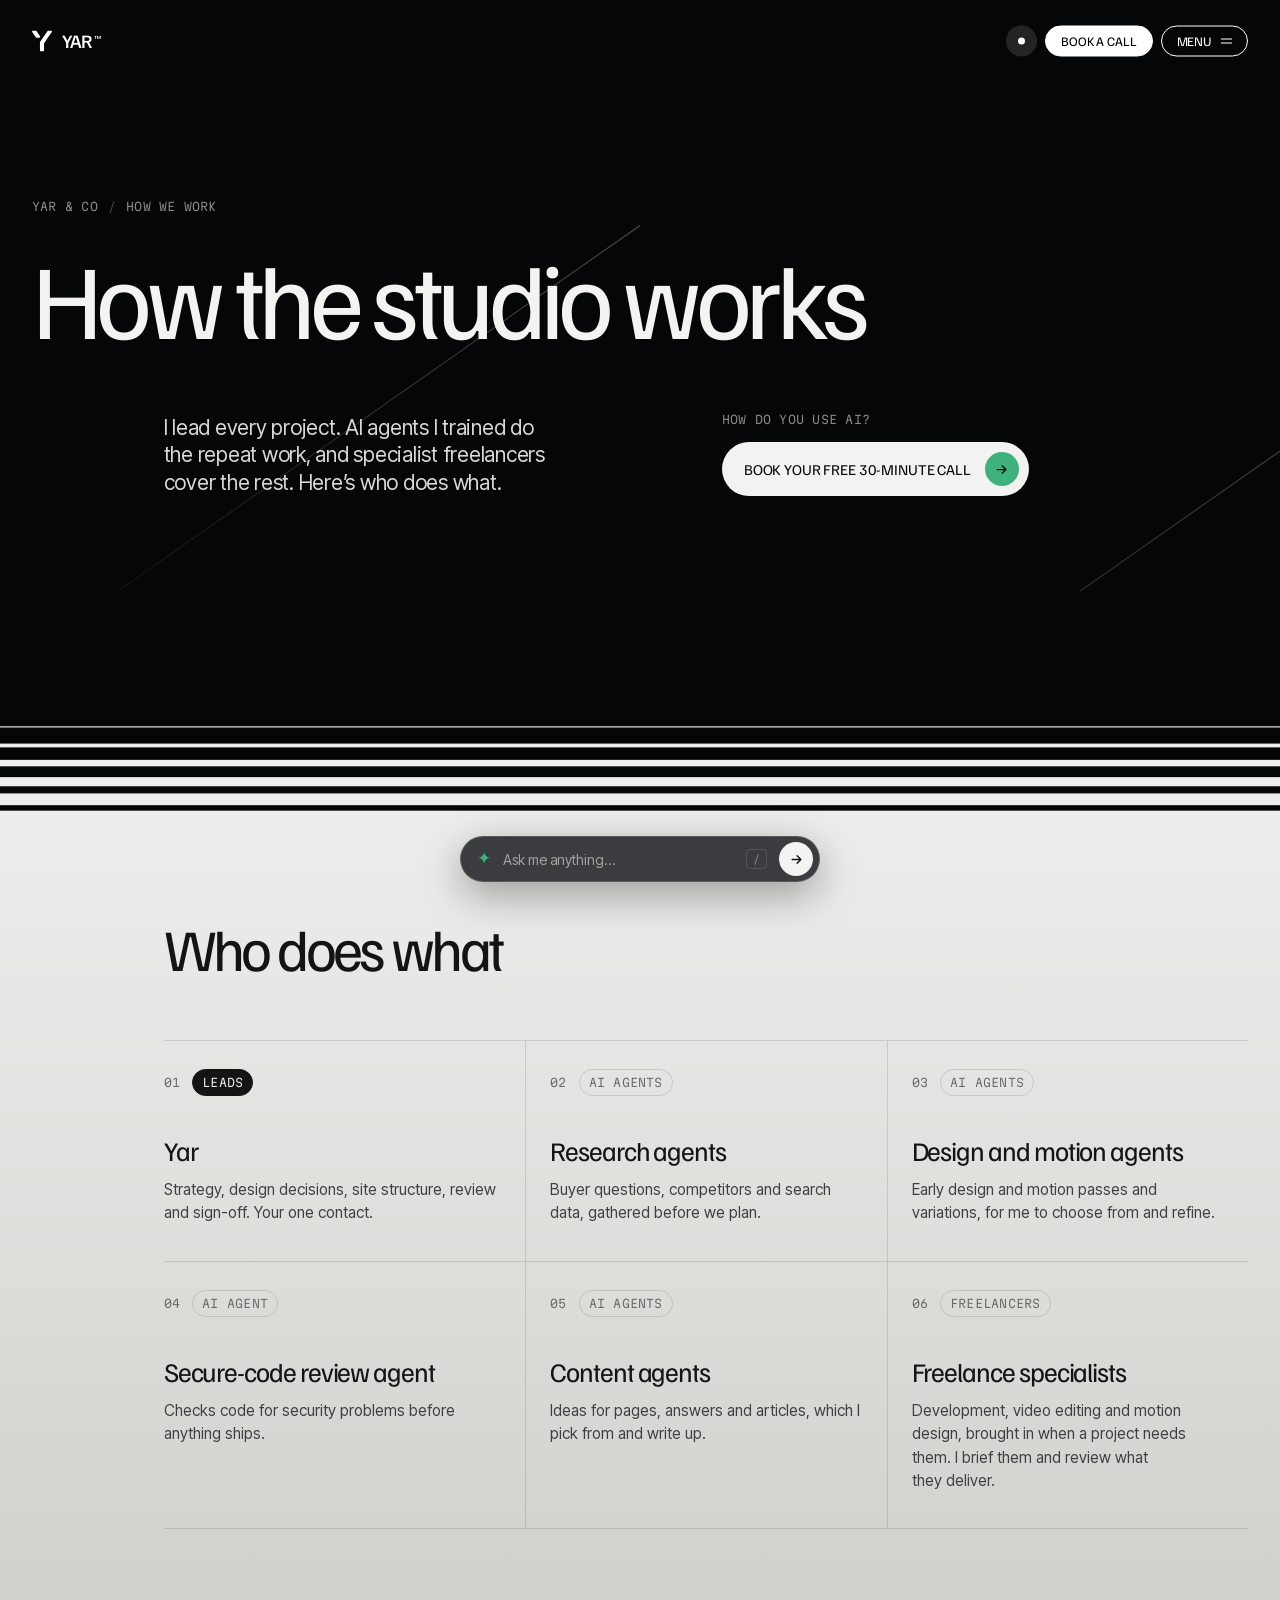
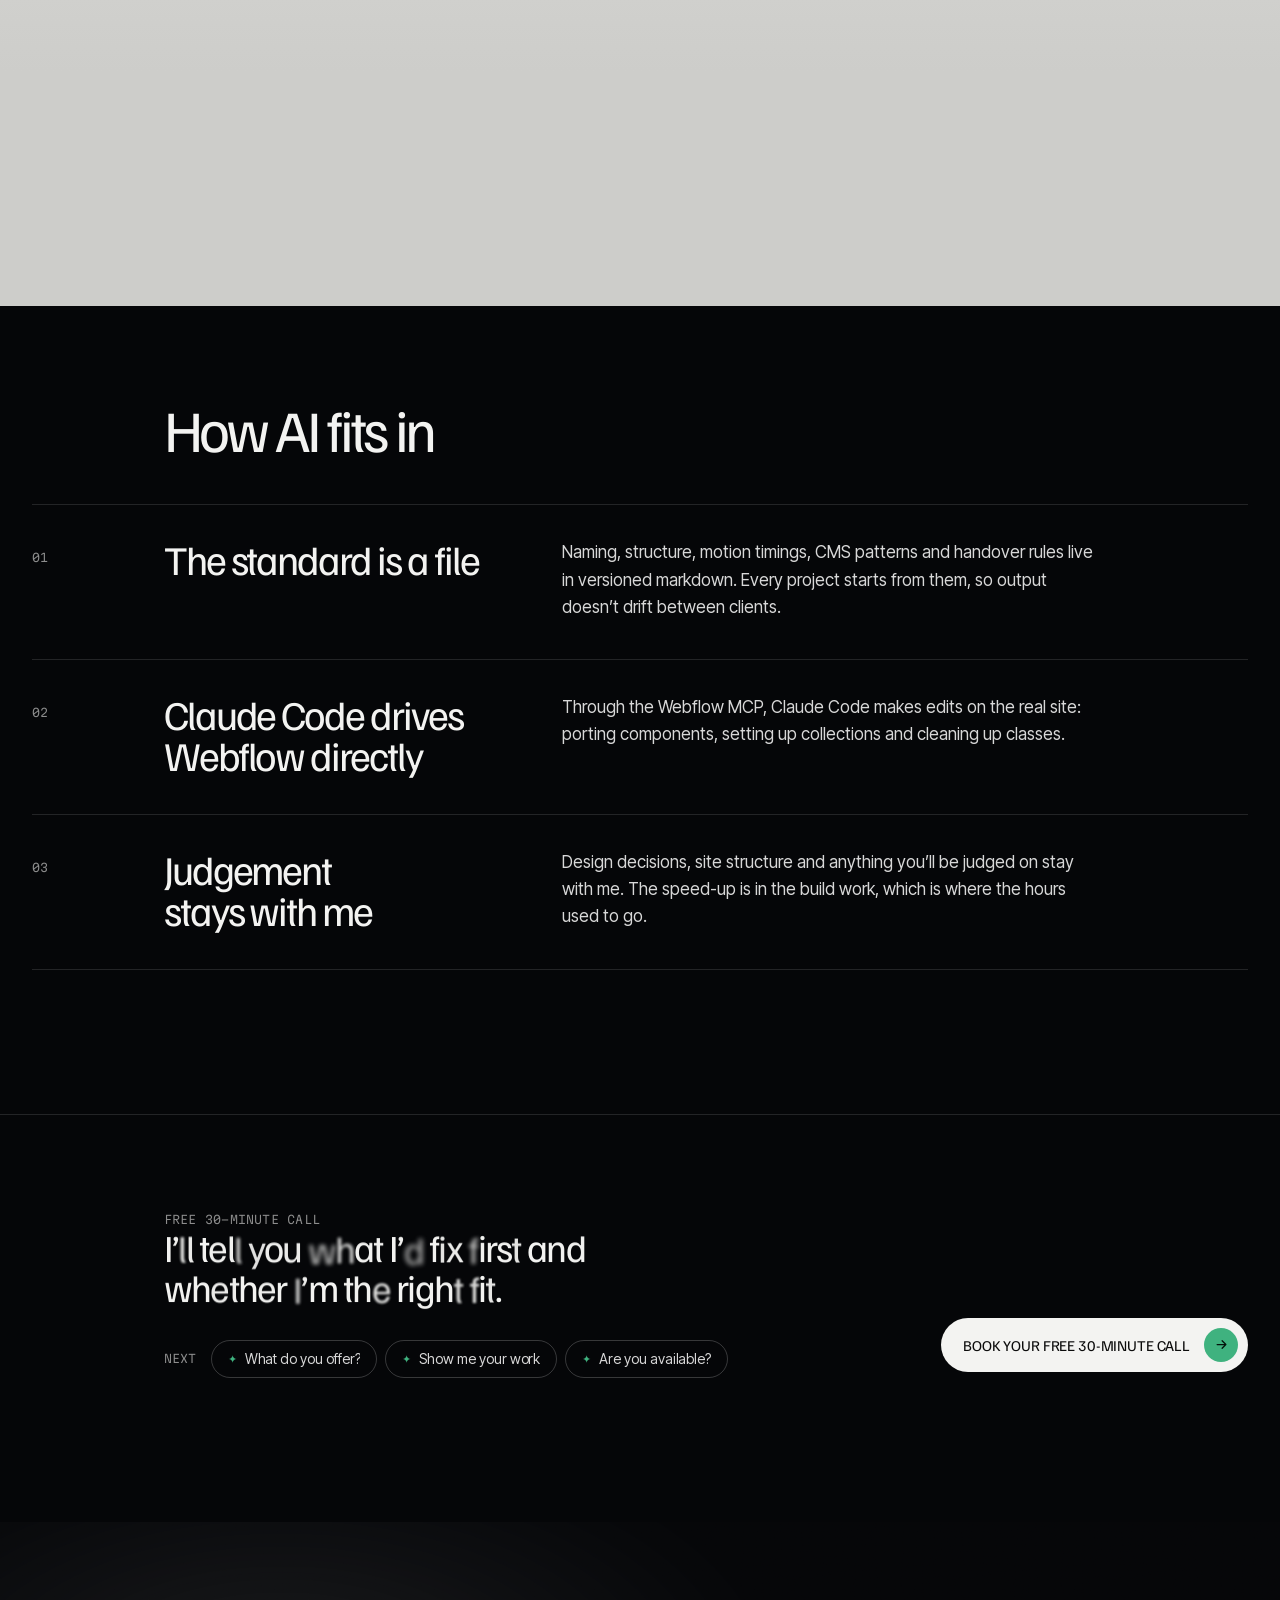
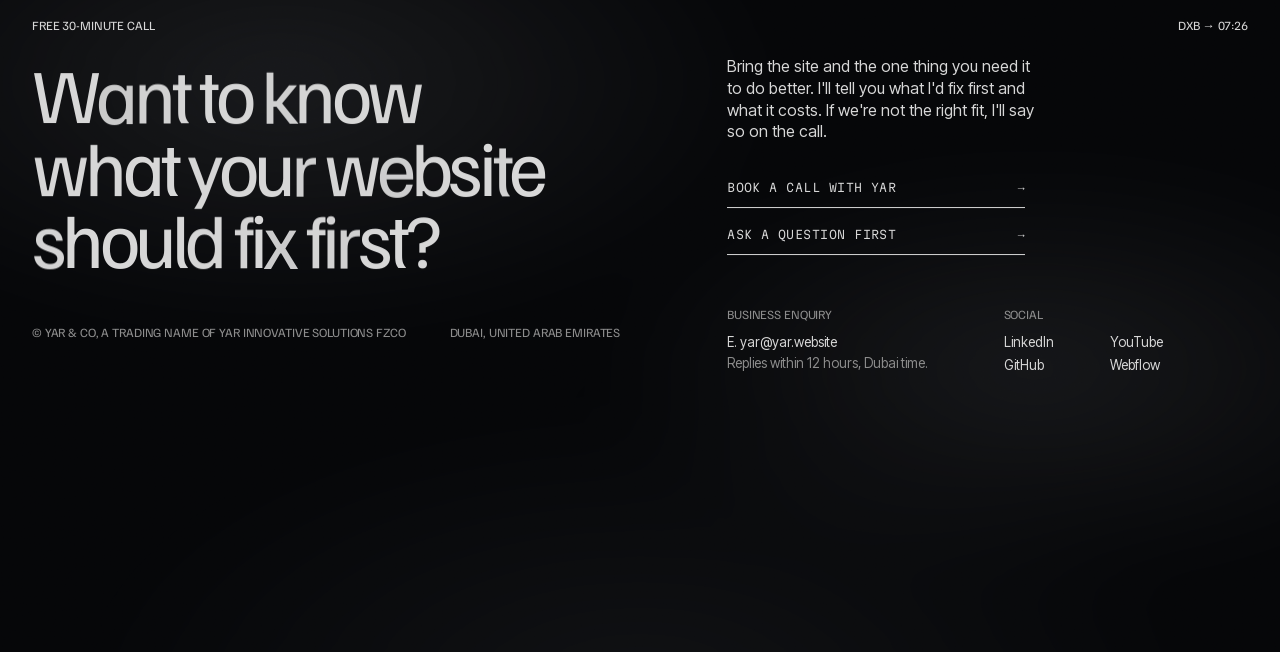
<file: ai.html>
<!doctype html>
<html lang="en">
<head>
<meta charset="utf-8">
<meta name="robots" content="noindex, nofollow">
<meta name="viewport" content="width=device-width, initial-scale=1, viewport-fit=cover">
<meta name="theme-color" content="#050608"><meta name="color-scheme" content="dark">
<title>How do you use AI? | Yar &amp; Co</title>
<meta name="description" content="How Yar &amp; Co works: Yar leads every project, AI agents he trained do research, design and motion passes, secure-code review and content ideas, and freelancers cover development, video and motion.">
<link rel="icon" href="assets/brand/mark-y.svg" type="image/svg+xml">
<link rel="apple-touch-icon" href="assets/brand/apple-touch-icon.png">
<script type="application/ld+json">{"@context": "https://schema.org", "@graph": [{"@type": "Organization", "@id": "https://yar.website/#org", "name": "Yar & Co", "legalName": "YAR Innovative Solutions FZCO", "url": "https://yar.website/", "email": "yar@yar.website", "description": "A small Dubai studio led by Yar Al Roshidi that designs, builds and runs websites for B2B tech companies.", "address": {"@type": "PostalAddress", "addressLocality": "Dubai", "addressCountry": "AE"}, "areaServed": ["US", "AE", "Worldwide"], "founder": {"@id": "https://yar.website/#yar"}, "contactPoint": {"@type": "ContactPoint", "contactType": "sales", "email": "yar@yar.website", "url": "https://cal.com/yaroshidi/discovery", "availableLanguage": ["en", "es", "ar"]}, "sameAs": ["https://www.linkedin.com/in/yaroshidi/", "https://www.youtube.com/@yaroshidi", "https://www.tiktok.com/@yaroshidi", "https://webflow.com/@yar", "https://webflow.com/@yaroshidi", "https://experts.webflow.com/profile/yar-levelflow", "https://contra.com/yaroshidi", "https://yaroshidi.gumroad.com", "https://github.com/yaroshidi", "https://x.com/yaroshidi"]}, {"@type": "Person", "@id": "https://yar.website/#yar", "name": "Yar Al Roshidi", "jobTitle": "Founder", "worksFor": {"@id": "https://yar.website/#org"}, "url": "https://yar.website/about", "hasCredential": {"@type": "EducationalOccupationalCredential", "name": "Webflow Certified Partner"}, "sameAs": ["https://www.linkedin.com/in/yaroshidi/", "https://www.youtube.com/@yaroshidi", "https://www.tiktok.com/@yaroshidi", "https://webflow.com/@yar", "https://webflow.com/@yaroshidi", "https://experts.webflow.com/profile/yar-levelflow", "https://contra.com/yaroshidi", "https://yaroshidi.gumroad.com", "https://github.com/yaroshidi", "https://x.com/yaroshidi"]}, {"@type": "WebSite", "@id": "https://yar.website/#website", "url": "https://yar.website/", "name": "Yar & Co", "publisher": {"@id": "https://yar.website/#org"}}, {"@type": "WebPage", "@id": "https://yar.website/ai#webpage", "url": "https://yar.website/ai", "name": "How do you use AI? | Yar & Co", "isPartOf": {"@id": "https://yar.website/#website"}, "about": {"@id": "https://yar.website/#org"}, "publisher": {"@id": "https://yar.website/#org"}}]}</script>
<script>document.documentElement.classList.add('js');if(/static/.test(location.search)||matchMedia('(prefers-reduced-motion: reduce)').matches)document.documentElement.classList.add('static')</script>
<link rel="preload" as="font" type="font/woff2" href="assets/fonts/familjen-grotesk.woff2" crossorigin>
<link rel="preload" as="font" type="font/woff2" href="assets/fonts/inter-tight-latin.woff2" crossorigin>
<link rel="stylesheet" href="assets/site.css">
</head>
<body data-nav="ai">
<a class="sr" href="#main">Skip to content</a>
<div class="cur" id="cur" aria-hidden="true"><div class="bars"><i></i><i></i><i></i><i></i><i></i><i></i><i></i><i></i><i></i><i></i></div><span class="cy"><svg viewBox="0 0 160 169" aria-hidden="true"><path d="M158.983 4.29278C159.729 5.6484 160.064 7.07933 159.99 8.58556C159.915 10.0918 159.43 11.4474 158.535 12.6524L96.5582 103.027V161.092C96.5582 163.201 95.7751 165.046 94.2089 166.628C92.6427 168.209 90.8155 169 88.7272 169H71.4988C69.2614 169 67.3596 168.209 65.7934 166.628C64.2271 165.046 63.444 163.201 63.444 161.092V94.8931C63.444 93.3868 63.9661 91.8806 65.0102 90.3743L124.75 3.38904C125.496 2.33467 126.428 1.50624 127.547 0.903743C128.666 0.301247 129.896 0 131.239 0H152.047C153.539 0 154.918 0.376559 156.186 1.12968C157.454 1.8828 158.386 2.93717 158.983 4.29278ZM64.7865 53.9987C64.1898 55.3543 63.2576 56.4087 61.9897 57.1618C60.7218 57.9149 59.342 58.2914 57.8504 58.2914H37.0422C34.3572 58.2914 32.1198 57.1618 30.3298 54.9024L1.24303 12.6524C0.49721 11.4474 0.0870118 10.0918 0.0124303 8.58556C-0.0621513 7.07933 0.198884 5.6484 0.795536 4.29278C1.39219 2.93717 2.32446 1.8828 3.59234 1.12968C4.86023 0.376559 6.23999 0 7.73162 0H28.7636C31.2994 0 33.4622 1.12968 35.2522 3.38904L64.339 45.639C65.0848 46.844 65.495 48.1996 65.5696 49.7059C65.6442 51.2121 65.3832 52.6431 64.7865 53.9987Z" fill="currentColor"/></svg></span><span class="cl">Yar &amp; Co · Dubai</span><span class="cl cr">How the studio works</span></div>
<header class="hdr">
  <a class="logo" href="https://yaroshidi.github.io/yar-trionn-preview/" aria-label="Yar &amp; Co, home"><svg viewBox="0 0 160 169" aria-hidden="true"><path d="M158.983 4.29278C159.729 5.6484 160.064 7.07933 159.99 8.58556C159.915 10.0918 159.43 11.4474 158.535 12.6524L96.5582 103.027V161.092C96.5582 163.201 95.7751 165.046 94.2089 166.628C92.6427 168.209 90.8155 169 88.7272 169H71.4988C69.2614 169 67.3596 168.209 65.7934 166.628C64.2271 165.046 63.444 163.201 63.444 161.092V94.8931C63.444 93.3868 63.9661 91.8806 65.0102 90.3743L124.75 3.38904C125.496 2.33467 126.428 1.50624 127.547 0.903743C128.666 0.301247 129.896 0 131.239 0H152.047C153.539 0 154.918 0.376559 156.186 1.12968C157.454 1.8828 158.386 2.93717 158.983 4.29278ZM64.7865 53.9987C64.1898 55.3543 63.2576 56.4087 61.9897 57.1618C60.7218 57.9149 59.342 58.2914 57.8504 58.2914H37.0422C34.3572 58.2914 32.1198 57.1618 30.3298 54.9024L1.24303 12.6524C0.49721 11.4474 0.0870118 10.0918 0.0124303 8.58556C-0.0621513 7.07933 0.198884 5.6484 0.795536 4.29278C1.39219 2.93717 2.32446 1.8828 3.59234 1.12968C4.86023 0.376559 6.23999 0 7.73162 0H28.7636C31.2994 0 33.4622 1.12968 35.2522 3.38904L64.339 45.639C65.0848 46.844 65.495 48.1996 65.5696 49.7059C65.6442 51.2121 65.3832 52.6431 64.7865 53.9987Z" fill="currentColor"/></svg><span class="wm">YAR<span class="tm" aria-hidden="true">™</span></span></a>
  <div class="hdr-r">
    <span class="dotchip" title="Taking new projects" aria-hidden="true"><i></i></span>
    <a class="pill fill" href="https://cal.com/yaroshidi/discovery">Book a call</a>
    <button class="pill" id="menuBtn" aria-expanded="false" aria-controls="menu">Menu <span class="bars"><i></i><i></i></span></button>
  </div>
</header>
<div class="veil" id="veil"></div>
<aside class="menu" id="menu" aria-label="Menu">
  <div class="close"><button class="pill" id="menuClose">Close ✕</button></div>
  <div>
    <nav>
      <a data-k="home" href="https://yaroshidi.github.io/yar-trionn-preview/">Home</a>
      <a data-k="services" href="services.html">Services</a>
      <a data-k="projects" href="projects.html">Projects</a>
      <a data-k="ai" href="ai.html">How we work</a>
      <a data-k="aeo" href="https://yar.website/aeo">AEO</a>
      <a data-k="about" href="about.html">About</a>
    </nav>
    <a class="chip" href="answers.html" data-ask-open><span class="star">✦</span>&nbsp; Ask Yar a question</a>
  </div>
  <div class="meta">
    <div><div class="cap">Business enquiry</div><a href="mailto:yar@yar.website">E.&nbsp;&nbsp; yar@yar.website</a><br><a href="https://cal.com/yaroshidi/discovery">C.&nbsp;&nbsp; Book your free 30-minute call</a></div>
    <div><div class="cap">Social</div><div class="soc"><a href="https://www.linkedin.com/in/yaroshidi/">LinkedIn</a><a href="https://www.youtube.com/@yaroshidi">YouTube</a><a href="https://github.com/yaroshidi">GitHub</a><a href="https://webflow.com/@yar">Webflow</a></div></div>
  </div>
</aside>
<main id="main">
<section class="phero ai-hero"><div class="bg" aria-hidden="true"><span class="streak" style="top:38%;left:-10%;width:60%"></span><span class="streak" style="top:61%;left:30%;width:80%"></span></div><nav class="crumb mono intro-rv" aria-label="Breadcrumb"><a href="https://yaroshidi.github.io/yar-trionn-preview/">Yar &amp; Co</a><i>/</i><span>How we work</span></nav><h1 class="display">How the studio works</h1><div class="row"><p class="lead intro-rv">I lead every project. AI agents I trained do the repeat work, and specialist freelancers cover the rest. Here&#8217;s who does what.</p><div class="intro-rv"><p class="mono lbl" style="margin-bottom:14px">How do you use AI?</p><a class="btn " href="https://cal.com/yaroshidi/discovery"><span class="t">Book your free 30-minute call</span><span class="dot"><svg viewBox="0 0 24 24" fill="none" stroke="currentColor" stroke-width="2" stroke-linecap="round" stroke-linejoin="round" aria-hidden="true"><path d="M5 12h14M13 6l6 6-6 6"/></svg></span></a></div></div></section><div class="blinds" aria-hidden="true" style="--from:#050608;--to:#EDEDEB"><i style="height:8.3333%"></i><i style="height:8.3333%"></i><i style="height:8.3333%"></i><i style="height:8.3333%"></i><i style="height:8.3333%"></i><i style="height:8.3333%"></i><i style="height:8.3333%"></i><i style="height:8.3333%"></i><i style="height:8.3333%"></i><i style="height:8.3333%"></i><i style="height:8.3333%"></i><i style="height:8.3333%"></i></div>
<section class="who6 light"><div class="sec-h"><h2 class="display split" style="color:var(--ink-dd)">Who does what</h2></div>
 <div class="grid"><div class="rv me"><p class="mono"><span>01</span><span class="tg">Leads</span></p><h3>Yar</h3><p class="d">Strategy, design decisions, site structure, review and sign-off. Your one contact.</p></div><div class="rv"><p class="mono"><span>02</span><span class="tg">AI agents</span></p><h3>Research agents</h3><p class="d">Buyer questions, competitors and search data, gathered before we plan.</p></div><div class="rv"><p class="mono"><span>03</span><span class="tg">AI agents</span></p><h3>Design and motion agents</h3><p class="d">Early design and motion passes and variations, for me to choose from and refine.</p></div><div class="rv"><p class="mono"><span>04</span><span class="tg">AI agent</span></p><h3>Secure-code review agent</h3><p class="d">Checks code for security problems before anything ships.</p></div><div class="rv"><p class="mono"><span>05</span><span class="tg">AI agents</span></p><h3>Content agents</h3><p class="d">Ideas for pages, answers and articles, which I pick from and write up.</p></div><div class="rv"><p class="mono"><span>06</span><span class="tg">Freelancers</span></p><h3>Freelance specialists</h3><p class="d">Development, video editing and motion design, brought in when a project needs them. I brief them and review what they deliver.</p></div></div></section>
<div class="blinds" aria-hidden="true" style="--from:#CDCDCA;--to:#050608"><i style="height:8.3333%"></i><i style="height:8.3333%"></i><i style="height:8.3333%"></i><i style="height:8.3333%"></i><i style="height:8.3333%"></i><i style="height:8.3333%"></i><i style="height:8.3333%"></i><i style="height:8.3333%"></i><i style="height:8.3333%"></i><i style="height:8.3333%"></i><i style="height:8.3333%"></i><i style="height:8.3333%"></i></div>
<section class="rows ai-rows"><div class="sec-h"><h2 class="display split">How AI fits in</h2></div><div class="r rv"><span class="mono">01</span><h2>The standard is a file</h2><p>Naming, structure, motion timings, CMS patterns and handover rules live in versioned markdown. Every project starts from them, so output doesn&#8217;t drift between clients.</p></div><div class="r rv"><span class="mono">02</span><h2>Claude Code drives Webflow directly</h2><p>Through the Webflow MCP, Claude Code makes edits on the real site: porting components, setting up collections and cleaning up classes.</p></div><div class="r rv"><span class="mono">03</span><h2>Judgement stays with me</h2><p>Design decisions, site structure and anything you&#8217;ll be judged on stay with me. The speed-up is in the build work, which is where the hours used to go.</p></div></section>
<section class="close-band">
  <div><p class="mono lbl">Free 30-minute call</p><p class="big split">I&#8217;ll tell you what I&#8217;d fix first and whether I&#8217;m the right fit.</p><div class="next"><div class="next-chips"><span class="mono lbl">Next</span><a class="chip2" href="services.html"><span class="star">✦</span><span class="t">What do you offer?</span></a><a class="chip2" href="projects.html"><span class="star">✦</span><span class="t">Show me your work</span></a><a class="chip2" href="contact.html"><span class="star">✦</span><span class="t">Are you available?</span></a></div></div></div>
  <div class="acts"><a class="btn " href="https://cal.com/yaroshidi/discovery"><span class="t">Book your free 30-minute call</span><span class="dot"><svg viewBox="0 0 24 24" fill="none" stroke="currentColor" stroke-width="2" stroke-linecap="round" stroke-linejoin="round" aria-hidden="true"><path d="M5 12h14M13 6l6 6-6 6"/></svg></span></a></div>
</section>
</main>
<footer class="foot" id="contact">
  <div class="smoke" aria-hidden="true"></div><div class="grain" aria-hidden="true"></div>
  <div class="top"><span class="cap">Free 30-minute call</span><span class="cap">DXB → <span data-clock>--:--</span></span></div>
  <div class="grid">
    <div>
      <h2 class="display split">Want to know what your website should fix first?</h2>
      <div class="left-meta cap"><span>© Yar &amp; Co, a trading name of YAR Innovative Solutions FZCO</span><span>Dubai, United Arab Emirates</span></div>
    </div>
    <div class="right rv">
      <p class="lede">Bring the site and the one thing you need it to do better. I'll tell you what I'd fix first and what it costs. If we're not the right fit, I'll say so on the call.</p>
      <a class="mlink" href="https://cal.com/yaroshidi/discovery"><span class="t">Book a call with Yar</span><span class="ar">→</span></a>
      <a class="mlink" href="answers.html" data-ask-open><span class="t">Ask a question first</span><span class="ar">→</span></a>
      <div class="meta">
        <div><div class="cap">Business enquiry</div><a href="mailto:yar@yar.website">E. yar@yar.website</a><br><span style="color:var(--mute)">Replies within 12 hours, Dubai time.</span></div>
        <div><div class="cap">Social</div><div class="soc"><a href="https://www.linkedin.com/in/yaroshidi/">LinkedIn</a><a href="https://www.youtube.com/@yaroshidi">YouTube</a><a href="https://github.com/yaroshidi">GitHub</a><a href="https://webflow.com/@yar">Webflow</a></div></div>
      </div>
    </div>
  </div>
  <div class="word" aria-hidden="true" id="word">Yar.website</div>
</footer>
<div class="ask" id="ask">
  <button class="ask-pill" id="askPill" type="button" aria-label="Ask me anything" aria-expanded="false" aria-controls="askPanel" aria-keyshortcuts="/ Control+K Meta+K"><span class="star" aria-hidden="true">✦</span><span class="ph" aria-hidden="true">Ask me anything…</span><kbd aria-hidden="true">/</kbd><span class="ask-go" aria-hidden="true"><svg width="15" height="15" viewBox="0 0 24 24" fill="none" stroke="currentColor" stroke-width="2.2" stroke-linecap="round" stroke-linejoin="round"><path d="M5 12h14M13 6l6 6-6 6"/></svg></span></button>
  <section class="ask-panel" id="askPanel" role="dialog" aria-modal="true" aria-labelledby="askTitle" aria-hidden="true" inert>
    <header class="ask-head" style="--k:0"><span class="ask-mark" aria-hidden="true"><svg viewBox="0 0 160 169" aria-hidden="true"><path d="M158.983 4.29278C159.729 5.6484 160.064 7.07933 159.99 8.58556C159.915 10.0918 159.43 11.4474 158.535 12.6524L96.5582 103.027V161.092C96.5582 163.201 95.7751 165.046 94.2089 166.628C92.6427 168.209 90.8155 169 88.7272 169H71.4988C69.2614 169 67.3596 168.209 65.7934 166.628C64.2271 165.046 63.444 163.201 63.444 161.092V94.8931C63.444 93.3868 63.9661 91.8806 65.0102 90.3743L124.75 3.38904C125.496 2.33467 126.428 1.50624 127.547 0.903743C128.666 0.301247 129.896 0 131.239 0H152.047C153.539 0 154.918 0.376559 156.186 1.12968C157.454 1.8828 158.386 2.93717 158.983 4.29278ZM64.7865 53.9987C64.1898 55.3543 63.2576 56.4087 61.9897 57.1618C60.7218 57.9149 59.342 58.2914 57.8504 58.2914H37.0422C34.3572 58.2914 32.1198 57.1618 30.3298 54.9024L1.24303 12.6524C0.49721 11.4474 0.0870118 10.0918 0.0124303 8.58556C-0.0621513 7.07933 0.198884 5.6484 0.795536 4.29278C1.39219 2.93717 2.32446 1.8828 3.59234 1.12968C4.86023 0.376559 6.23999 0 7.73162 0H28.7636C31.2994 0 33.4622 1.12968 35.2522 3.38904L64.339 45.639C65.0848 46.844 65.495 48.1996 65.5696 49.7059C65.6442 51.2121 65.3832 52.6431 64.7865 53.9987Z" fill="currentColor"/></svg></span><div><h2 id="askTitle">Ask Yar</h2><p class="mono">Answers from yar.website</p></div><button class="pill" id="askClose" type="button" aria-label="Close chat">Close ✕</button></header>
    <div class="ask-log" id="askLog" role="log" aria-live="polite" aria-label="Conversation" tabindex="-1" data-lenis-prevent style="--k:1"></div>
    <form class="ask-form" id="askForm" action="https://yar.website/ask" method="get" autocomplete="off" style="--k:2"><label class="sr" for="askInput">Your question</label><input class="ask-hp" id="askHp" name="hp" type="text" tabindex="-1" autocomplete="off" aria-hidden="true"><input id="askInput" name="q" type="text" placeholder="Ask me anything…" enterkeyhint="send" maxlength="300" autocomplete="off"><button class="ask-send" type="submit" aria-label="Send question"><svg width="15" height="15" viewBox="0 0 24 24" fill="none" stroke="currentColor" stroke-width="2.2" stroke-linecap="round" stroke-linejoin="round" aria-hidden="true"><path d="M5 12h14M13 6l6 6-6 6"/></svg></button></form>
    <p class="ask-note mono" style="--k:3">Prototype · scripted answers from yar.website</p>
  </section>
</div>
<script defer src="assets/vendor/gsap.min.js"></script>
<script defer src="assets/vendor/ScrollTrigger.min.js"></script>
<script defer src="assets/vendor/lenis.min.js"></script>
<script defer src="assets/js/ask.js"></script>
<script defer src="assets/site.js"></script>
</body>
</html>
</file>
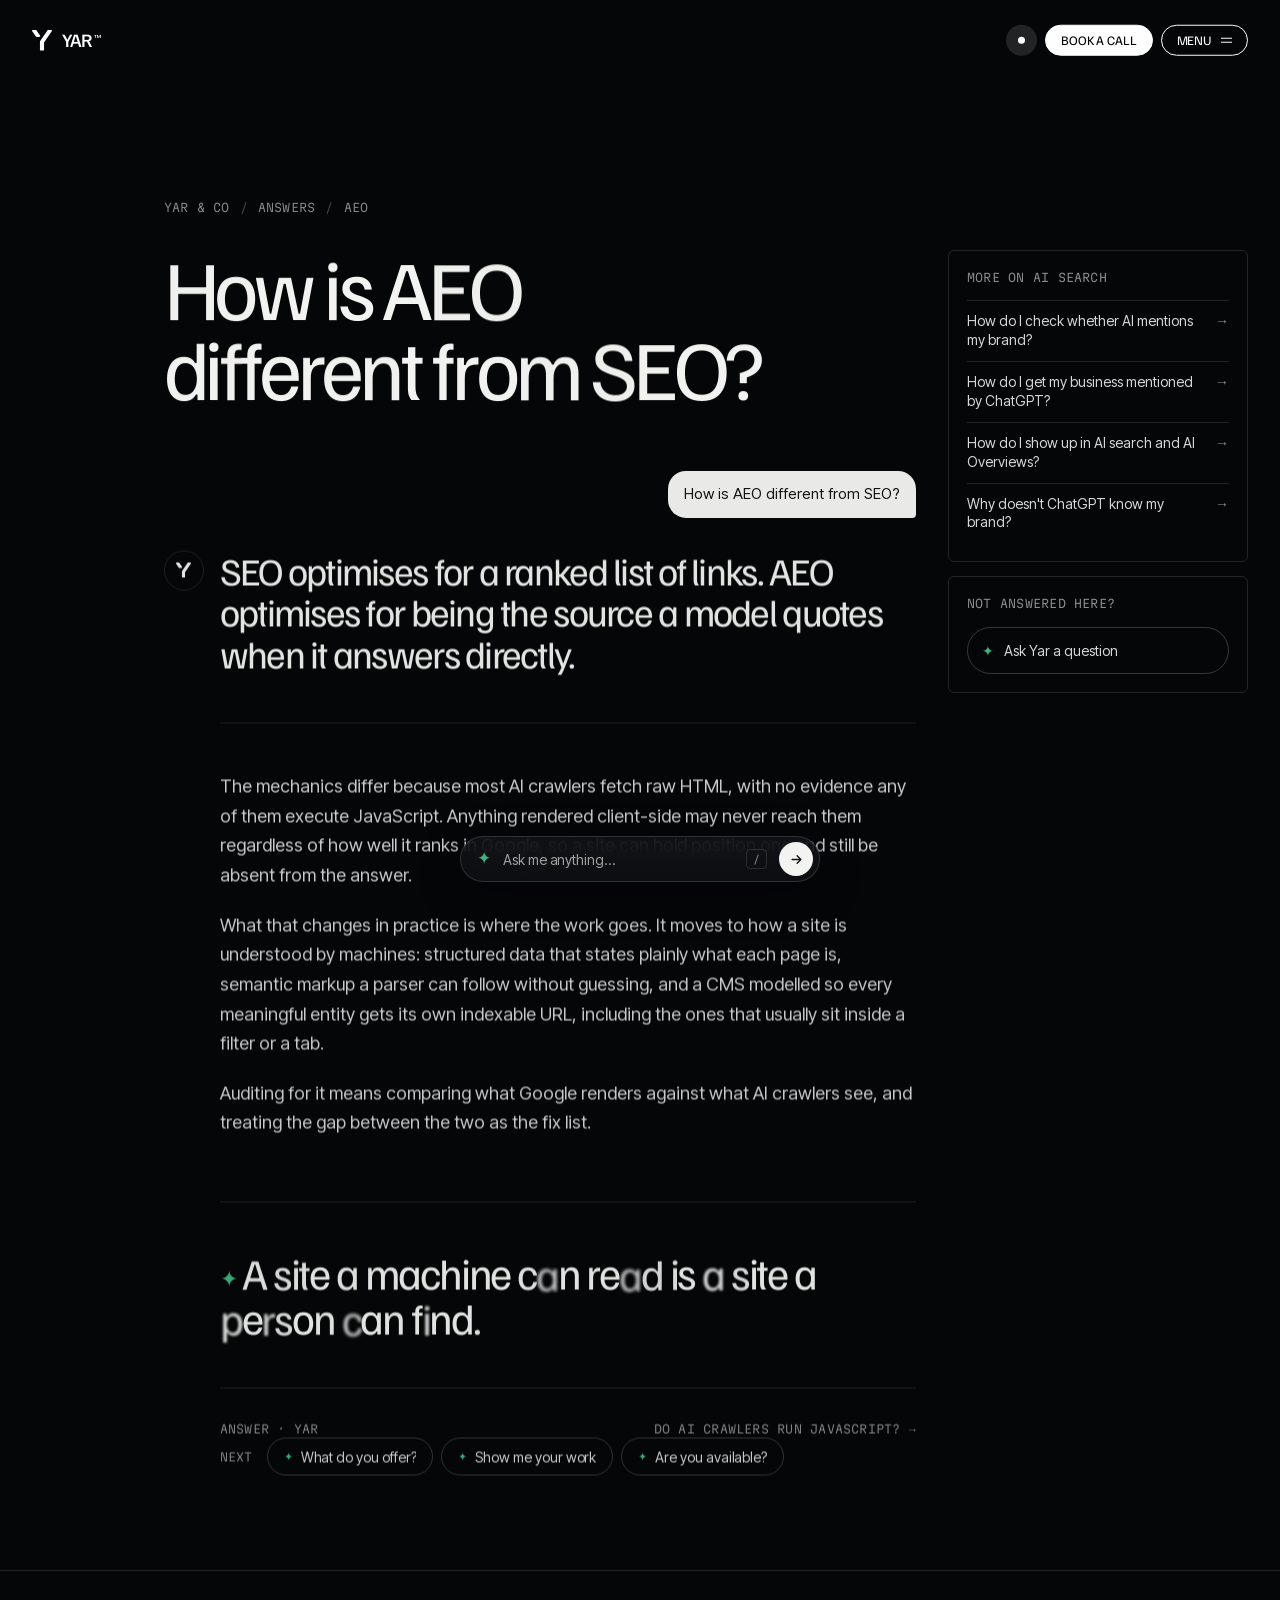
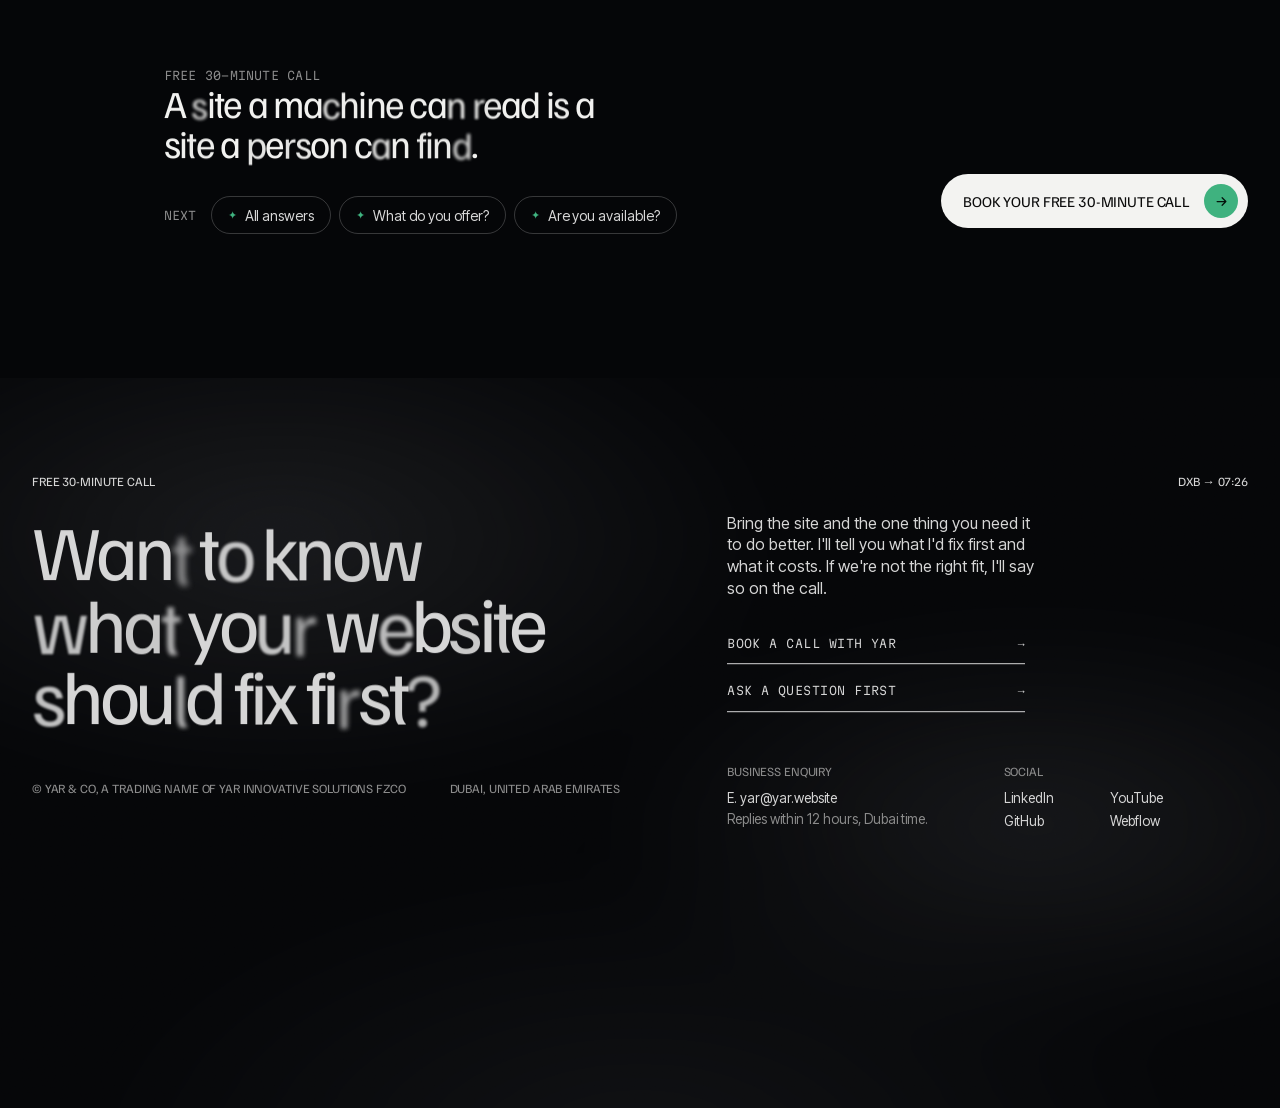
<file: answer-what-is-aeo.html>
<!doctype html>
<html lang="en">
<head>
<meta charset="utf-8">
<meta name="robots" content="noindex, nofollow">
<meta name="viewport" content="width=device-width, initial-scale=1, viewport-fit=cover">
<meta name="theme-color" content="#050608"><meta name="color-scheme" content="dark">
<title>How is AEO different from SEO? | Yar &amp; Co</title>
<meta name="description" content="SEO optimises for a ranked list of links. AEO optimises for being the source a model quotes.">
<link rel="icon" href="assets/brand/mark-y.svg" type="image/svg+xml">
<link rel="apple-touch-icon" href="assets/brand/apple-touch-icon.png">
<script type="application/ld+json">{"@context": "https://schema.org", "@graph": [{"@type": "Organization", "@id": "https://yar.website/#org", "name": "Yar & Co", "legalName": "YAR Innovative Solutions FZCO", "url": "https://yar.website/", "email": "yar@yar.website", "description": "A small Dubai studio led by Yar Al Roshidi that designs, builds and runs websites for B2B tech companies.", "address": {"@type": "PostalAddress", "addressLocality": "Dubai", "addressCountry": "AE"}, "areaServed": ["US", "AE", "Worldwide"], "founder": {"@id": "https://yar.website/#yar"}, "contactPoint": {"@type": "ContactPoint", "contactType": "sales", "email": "yar@yar.website", "url": "https://cal.com/yaroshidi/discovery", "availableLanguage": ["en", "es", "ar"]}, "sameAs": ["https://www.linkedin.com/in/yaroshidi/", "https://www.youtube.com/@yaroshidi", "https://www.tiktok.com/@yaroshidi", "https://webflow.com/@yar", "https://webflow.com/@yaroshidi", "https://experts.webflow.com/profile/yar-levelflow", "https://contra.com/yaroshidi", "https://yaroshidi.gumroad.com", "https://github.com/yaroshidi", "https://x.com/yaroshidi"]}, {"@type": "Person", "@id": "https://yar.website/#yar", "name": "Yar Al Roshidi", "jobTitle": "Founder", "worksFor": {"@id": "https://yar.website/#org"}, "url": "https://yar.website/about", "hasCredential": {"@type": "EducationalOccupationalCredential", "name": "Webflow Certified Partner"}, "sameAs": ["https://www.linkedin.com/in/yaroshidi/", "https://www.youtube.com/@yaroshidi", "https://www.tiktok.com/@yaroshidi", "https://webflow.com/@yar", "https://webflow.com/@yaroshidi", "https://experts.webflow.com/profile/yar-levelflow", "https://contra.com/yaroshidi", "https://yaroshidi.gumroad.com", "https://github.com/yaroshidi", "https://x.com/yaroshidi"]}, {"@type": "WebSite", "@id": "https://yar.website/#website", "url": "https://yar.website/", "name": "Yar & Co", "publisher": {"@id": "https://yar.website/#org"}}, {"@type": "WebPage", "@id": "https://yar.website/answers/what-is-aeo#webpage", "url": "https://yar.website/answers/what-is-aeo", "name": "How is AEO different from SEO? | Yar & Co", "isPartOf": {"@id": "https://yar.website/#website"}, "about": {"@id": "https://yar.website/#org"}, "publisher": {"@id": "https://yar.website/#org"}, "author": {"@id": "https://yar.website/#yar"}}]}</script>
<script>document.documentElement.classList.add('js');if(/static/.test(location.search)||matchMedia('(prefers-reduced-motion: reduce)').matches)document.documentElement.classList.add('static')</script>
<link rel="preload" as="font" type="font/woff2" href="assets/fonts/familjen-grotesk.woff2" crossorigin>
<link rel="preload" as="font" type="font/woff2" href="assets/fonts/inter-tight-latin.woff2" crossorigin>
<link rel="stylesheet" href="assets/site.css">
</head>
<body data-nav="aeo">
<a class="sr" href="#main">Skip to content</a>
<div class="cur" id="cur" aria-hidden="true"><div class="bars"><i></i><i></i><i></i><i></i><i></i><i></i><i></i><i></i><i></i><i></i></div><span class="cy"><svg viewBox="0 0 160 169" aria-hidden="true"><path d="M158.983 4.29278C159.729 5.6484 160.064 7.07933 159.99 8.58556C159.915 10.0918 159.43 11.4474 158.535 12.6524L96.5582 103.027V161.092C96.5582 163.201 95.7751 165.046 94.2089 166.628C92.6427 168.209 90.8155 169 88.7272 169H71.4988C69.2614 169 67.3596 168.209 65.7934 166.628C64.2271 165.046 63.444 163.201 63.444 161.092V94.8931C63.444 93.3868 63.9661 91.8806 65.0102 90.3743L124.75 3.38904C125.496 2.33467 126.428 1.50624 127.547 0.903743C128.666 0.301247 129.896 0 131.239 0H152.047C153.539 0 154.918 0.376559 156.186 1.12968C157.454 1.8828 158.386 2.93717 158.983 4.29278ZM64.7865 53.9987C64.1898 55.3543 63.2576 56.4087 61.9897 57.1618C60.7218 57.9149 59.342 58.2914 57.8504 58.2914H37.0422C34.3572 58.2914 32.1198 57.1618 30.3298 54.9024L1.24303 12.6524C0.49721 11.4474 0.0870118 10.0918 0.0124303 8.58556C-0.0621513 7.07933 0.198884 5.6484 0.795536 4.29278C1.39219 2.93717 2.32446 1.8828 3.59234 1.12968C4.86023 0.376559 6.23999 0 7.73162 0H28.7636C31.2994 0 33.4622 1.12968 35.2522 3.38904L64.339 45.639C65.0848 46.844 65.495 48.1996 65.5696 49.7059C65.6442 51.2121 65.3832 52.6431 64.7865 53.9987Z" fill="currentColor"/></svg></span><span class="cl">Yar &amp; Co · Dubai</span><span class="cl cr">How is AEO different from SEO?</span></div>
<header class="hdr">
  <a class="logo" href="https://yaroshidi.github.io/yar-trionn-preview/" aria-label="Yar &amp; Co, home"><svg viewBox="0 0 160 169" aria-hidden="true"><path d="M158.983 4.29278C159.729 5.6484 160.064 7.07933 159.99 8.58556C159.915 10.0918 159.43 11.4474 158.535 12.6524L96.5582 103.027V161.092C96.5582 163.201 95.7751 165.046 94.2089 166.628C92.6427 168.209 90.8155 169 88.7272 169H71.4988C69.2614 169 67.3596 168.209 65.7934 166.628C64.2271 165.046 63.444 163.201 63.444 161.092V94.8931C63.444 93.3868 63.9661 91.8806 65.0102 90.3743L124.75 3.38904C125.496 2.33467 126.428 1.50624 127.547 0.903743C128.666 0.301247 129.896 0 131.239 0H152.047C153.539 0 154.918 0.376559 156.186 1.12968C157.454 1.8828 158.386 2.93717 158.983 4.29278ZM64.7865 53.9987C64.1898 55.3543 63.2576 56.4087 61.9897 57.1618C60.7218 57.9149 59.342 58.2914 57.8504 58.2914H37.0422C34.3572 58.2914 32.1198 57.1618 30.3298 54.9024L1.24303 12.6524C0.49721 11.4474 0.0870118 10.0918 0.0124303 8.58556C-0.0621513 7.07933 0.198884 5.6484 0.795536 4.29278C1.39219 2.93717 2.32446 1.8828 3.59234 1.12968C4.86023 0.376559 6.23999 0 7.73162 0H28.7636C31.2994 0 33.4622 1.12968 35.2522 3.38904L64.339 45.639C65.0848 46.844 65.495 48.1996 65.5696 49.7059C65.6442 51.2121 65.3832 52.6431 64.7865 53.9987Z" fill="currentColor"/></svg><span class="wm">YAR<span class="tm" aria-hidden="true">™</span></span></a>
  <div class="hdr-r">
    <span class="dotchip" title="Taking new projects" aria-hidden="true"><i></i></span>
    <a class="pill fill" href="https://cal.com/yaroshidi/discovery">Book a call</a>
    <button class="pill" id="menuBtn" aria-expanded="false" aria-controls="menu">Menu <span class="bars"><i></i><i></i></span></button>
  </div>
</header>
<div class="veil" id="veil"></div>
<aside class="menu" id="menu" aria-label="Menu">
  <div class="close"><button class="pill" id="menuClose">Close ✕</button></div>
  <div>
    <nav>
      <a data-k="home" href="https://yaroshidi.github.io/yar-trionn-preview/">Home</a>
      <a data-k="services" href="services.html">Services</a>
      <a data-k="projects" href="projects.html">Projects</a>
      <a data-k="ai" href="ai.html">How we work</a>
      <a data-k="aeo" href="https://yar.website/aeo">AEO</a>
      <a data-k="about" href="about.html">About</a>
    </nav>
    <a class="chip" href="answers.html" data-ask-open><span class="star">✦</span>&nbsp; Ask Yar a question</a>
  </div>
  <div class="meta">
    <div><div class="cap">Business enquiry</div><a href="mailto:yar@yar.website">E.&nbsp;&nbsp; yar@yar.website</a><br><a href="https://cal.com/yaroshidi/discovery">C.&nbsp;&nbsp; Book your free 30-minute call</a></div>
    <div><div class="cap">Social</div><div class="soc"><a href="https://www.linkedin.com/in/yaroshidi/">LinkedIn</a><a href="https://www.youtube.com/@yaroshidi">YouTube</a><a href="https://github.com/yaroshidi">GitHub</a><a href="https://webflow.com/@yar">Webflow</a></div></div>
  </div>
</aside>
<main id="main">
<section class="qa"><div class="grid"><div class="main">
 <nav class="crumb mono intro-rv" aria-label="Breadcrumb"><a href="https://yaroshidi.github.io/yar-trionn-preview/">Yar &amp; Co</a><i>/</i><a href="answers.html">Answers</a><i>/</i><span>AEO</span></nav>
 <h1 class="display">How is AEO different from SEO?</h1>
 <div class="asker intro-rv"><span class="bub">How is AEO different from SEO?</span></div>
 <div class="reply intro-rv"><span class="av"><svg viewBox="0 0 160 169" aria-hidden="true"><path d="M158.983 4.29278C159.729 5.6484 160.064 7.07933 159.99 8.58556C159.915 10.0918 159.43 11.4474 158.535 12.6524L96.5582 103.027V161.092C96.5582 163.201 95.7751 165.046 94.2089 166.628C92.6427 168.209 90.8155 169 88.7272 169H71.4988C69.2614 169 67.3596 168.209 65.7934 166.628C64.2271 165.046 63.444 163.201 63.444 161.092V94.8931C63.444 93.3868 63.9661 91.8806 65.0102 90.3743L124.75 3.38904C125.496 2.33467 126.428 1.50624 127.547 0.903743C128.666 0.301247 129.896 0 131.239 0H152.047C153.539 0 154.918 0.376559 156.186 1.12968C157.454 1.8828 158.386 2.93717 158.983 4.29278ZM64.7865 53.9987C64.1898 55.3543 63.2576 56.4087 61.9897 57.1618C60.7218 57.9149 59.342 58.2914 57.8504 58.2914H37.0422C34.3572 58.2914 32.1198 57.1618 30.3298 54.9024L1.24303 12.6524C0.49721 11.4474 0.0870118 10.0918 0.0124303 8.58556C-0.0621513 7.07933 0.198884 5.6484 0.795536 4.29278C1.39219 2.93717 2.32446 1.8828 3.59234 1.12968C4.86023 0.376559 6.23999 0 7.73162 0H28.7636C31.2994 0 33.4622 1.12968 35.2522 3.38904L64.339 45.639C65.0848 46.844 65.495 48.1996 65.5696 49.7059C65.6442 51.2121 65.3832 52.6431 64.7865 53.9987Z" fill="currentColor"/></svg></span><div>
  <p class="tldr">SEO optimises for a ranked list of links. AEO optimises for being the source a model quotes when it answers directly.</p>
  <div class="body">
   <p class="rv">The mechanics differ because most AI crawlers fetch raw HTML, with no evidence any of them execute JavaScript. Anything rendered client-side may never reach them regardless of how well it ranks in Google, so a site can hold position one and still be absent from the answer.</p>
   <p class="rv">What that changes in practice is where the work goes. It moves to how a site is understood by machines: structured data that states plainly what each page is, semantic markup a parser can follow without guessing, and a CMS modelled so every meaningful entity gets its own indexable URL, including the ones that usually sit inside a filter or a tab.</p>
   <p class="rv">Auditing for it means comparing what Google renders against what AI crawlers see, and treating the gap between the two as the fix list.</p>
  </div>
  <p class="kicker display split"><span class="star">✦</span>A site a machine can read is a site a person can find.</p>
  <div class="by mono"><span>Answer · Yar</span><a href="article-do-ai-crawlers-run-javascript.html">Do AI crawlers run JavaScript? →</a></div>
  <div class="next-chips"><span class="mono lbl">Next</span><a class="chip2" href="services.html"><span class="star">✦</span><span class="t">What do you offer?</span></a><a class="chip2" href="projects.html"><span class="star">✦</span><span class="t">Show me your work</span></a><a class="chip2" href="contact.html"><span class="star">✦</span><span class="t">Are you available?</span></a></div>
 </div></div></div>
 <aside><div class="box"><p class="mono lbl">More on AI search</p><ul><li><a href="https://yar.website/answers/check-if-ai-mentions-you">How do I check whether AI mentions my brand?<span>→</span></a></li><li><a href="https://yar.website/answers/get-mentioned-by-chatgpt">How do I get my business mentioned by ChatGPT?<span>→</span></a></li><li><a href="https://yar.website/answers/show-up-in-ai-search">How do I show up in AI search and AI Overviews?<span>→</span></a></li><li><a href="https://yar.website/answers/why-chatgpt-doesnt-know-my-brand">Why doesn't ChatGPT know my brand?<span>→</span></a></li></ul></div>
  <div class="box"><p class="mono lbl">Not answered here?</p><a class="ask-cta" href="answers.html" data-ask-open><span class="star">✦</span>Ask Yar a question</a></div></aside>
</div></section>
<section class="close-band">
  <div><p class="mono lbl">Free 30-minute call</p><p class="big split">A site a machine can read is a site a person can find.</p><div class="next"><div class="next-chips"><span class="mono lbl">Next</span><a class="chip2" href="answers.html"><span class="star">✦</span><span class="t">All answers</span></a><a class="chip2" href="services.html"><span class="star">✦</span><span class="t">What do you offer?</span></a><a class="chip2" href="contact.html"><span class="star">✦</span><span class="t">Are you available?</span></a></div></div></div>
  <div class="acts"><a class="btn " href="https://cal.com/yaroshidi/discovery"><span class="t">Book your free 30-minute call</span><span class="dot"><svg viewBox="0 0 24 24" fill="none" stroke="currentColor" stroke-width="2" stroke-linecap="round" stroke-linejoin="round" aria-hidden="true"><path d="M5 12h14M13 6l6 6-6 6"/></svg></span></a></div>
</section>
</main>
<footer class="foot" id="contact">
  <div class="smoke" aria-hidden="true"></div><div class="grain" aria-hidden="true"></div>
  <div class="top"><span class="cap">Free 30-minute call</span><span class="cap">DXB → <span data-clock>--:--</span></span></div>
  <div class="grid">
    <div>
      <h2 class="display split">Want to know what your website should fix first?</h2>
      <div class="left-meta cap"><span>© Yar &amp; Co, a trading name of YAR Innovative Solutions FZCO</span><span>Dubai, United Arab Emirates</span></div>
    </div>
    <div class="right rv">
      <p class="lede">Bring the site and the one thing you need it to do better. I'll tell you what I'd fix first and what it costs. If we're not the right fit, I'll say so on the call.</p>
      <a class="mlink" href="https://cal.com/yaroshidi/discovery"><span class="t">Book a call with Yar</span><span class="ar">→</span></a>
      <a class="mlink" href="answers.html" data-ask-open><span class="t">Ask a question first</span><span class="ar">→</span></a>
      <div class="meta">
        <div><div class="cap">Business enquiry</div><a href="mailto:yar@yar.website">E. yar@yar.website</a><br><span style="color:var(--mute)">Replies within 12 hours, Dubai time.</span></div>
        <div><div class="cap">Social</div><div class="soc"><a href="https://www.linkedin.com/in/yaroshidi/">LinkedIn</a><a href="https://www.youtube.com/@yaroshidi">YouTube</a><a href="https://github.com/yaroshidi">GitHub</a><a href="https://webflow.com/@yar">Webflow</a></div></div>
      </div>
    </div>
  </div>
  <div class="word" aria-hidden="true" id="word">Yar.website</div>
</footer>
<div class="ask" id="ask">
  <button class="ask-pill" id="askPill" type="button" aria-label="Ask me anything" aria-expanded="false" aria-controls="askPanel" aria-keyshortcuts="/ Control+K Meta+K"><span class="star" aria-hidden="true">✦</span><span class="ph" aria-hidden="true">Ask me anything…</span><kbd aria-hidden="true">/</kbd><span class="ask-go" aria-hidden="true"><svg width="15" height="15" viewBox="0 0 24 24" fill="none" stroke="currentColor" stroke-width="2.2" stroke-linecap="round" stroke-linejoin="round"><path d="M5 12h14M13 6l6 6-6 6"/></svg></span></button>
  <section class="ask-panel" id="askPanel" role="dialog" aria-modal="true" aria-labelledby="askTitle" aria-hidden="true" inert>
    <header class="ask-head" style="--k:0"><span class="ask-mark" aria-hidden="true"><svg viewBox="0 0 160 169" aria-hidden="true"><path d="M158.983 4.29278C159.729 5.6484 160.064 7.07933 159.99 8.58556C159.915 10.0918 159.43 11.4474 158.535 12.6524L96.5582 103.027V161.092C96.5582 163.201 95.7751 165.046 94.2089 166.628C92.6427 168.209 90.8155 169 88.7272 169H71.4988C69.2614 169 67.3596 168.209 65.7934 166.628C64.2271 165.046 63.444 163.201 63.444 161.092V94.8931C63.444 93.3868 63.9661 91.8806 65.0102 90.3743L124.75 3.38904C125.496 2.33467 126.428 1.50624 127.547 0.903743C128.666 0.301247 129.896 0 131.239 0H152.047C153.539 0 154.918 0.376559 156.186 1.12968C157.454 1.8828 158.386 2.93717 158.983 4.29278ZM64.7865 53.9987C64.1898 55.3543 63.2576 56.4087 61.9897 57.1618C60.7218 57.9149 59.342 58.2914 57.8504 58.2914H37.0422C34.3572 58.2914 32.1198 57.1618 30.3298 54.9024L1.24303 12.6524C0.49721 11.4474 0.0870118 10.0918 0.0124303 8.58556C-0.0621513 7.07933 0.198884 5.6484 0.795536 4.29278C1.39219 2.93717 2.32446 1.8828 3.59234 1.12968C4.86023 0.376559 6.23999 0 7.73162 0H28.7636C31.2994 0 33.4622 1.12968 35.2522 3.38904L64.339 45.639C65.0848 46.844 65.495 48.1996 65.5696 49.7059C65.6442 51.2121 65.3832 52.6431 64.7865 53.9987Z" fill="currentColor"/></svg></span><div><h2 id="askTitle">Ask Yar</h2><p class="mono">Answers from yar.website</p></div><button class="pill" id="askClose" type="button" aria-label="Close chat">Close ✕</button></header>
    <div class="ask-log" id="askLog" role="log" aria-live="polite" aria-label="Conversation" tabindex="-1" data-lenis-prevent style="--k:1"></div>
    <form class="ask-form" id="askForm" action="https://yar.website/ask" method="get" autocomplete="off" style="--k:2"><label class="sr" for="askInput">Your question</label><input class="ask-hp" id="askHp" name="hp" type="text" tabindex="-1" autocomplete="off" aria-hidden="true"><input id="askInput" name="q" type="text" placeholder="Ask me anything…" enterkeyhint="send" maxlength="300" autocomplete="off"><button class="ask-send" type="submit" aria-label="Send question"><svg width="15" height="15" viewBox="0 0 24 24" fill="none" stroke="currentColor" stroke-width="2.2" stroke-linecap="round" stroke-linejoin="round" aria-hidden="true"><path d="M5 12h14M13 6l6 6-6 6"/></svg></button></form>
    <p class="ask-note mono" style="--k:3">Prototype · scripted answers from yar.website</p>
  </section>
</div>
<script defer src="assets/vendor/gsap.min.js"></script>
<script defer src="assets/vendor/ScrollTrigger.min.js"></script>
<script defer src="assets/vendor/lenis.min.js"></script>
<script defer src="assets/js/ask.js"></script>
<script defer src="assets/site.js"></script>
</body>
</html>
</file>
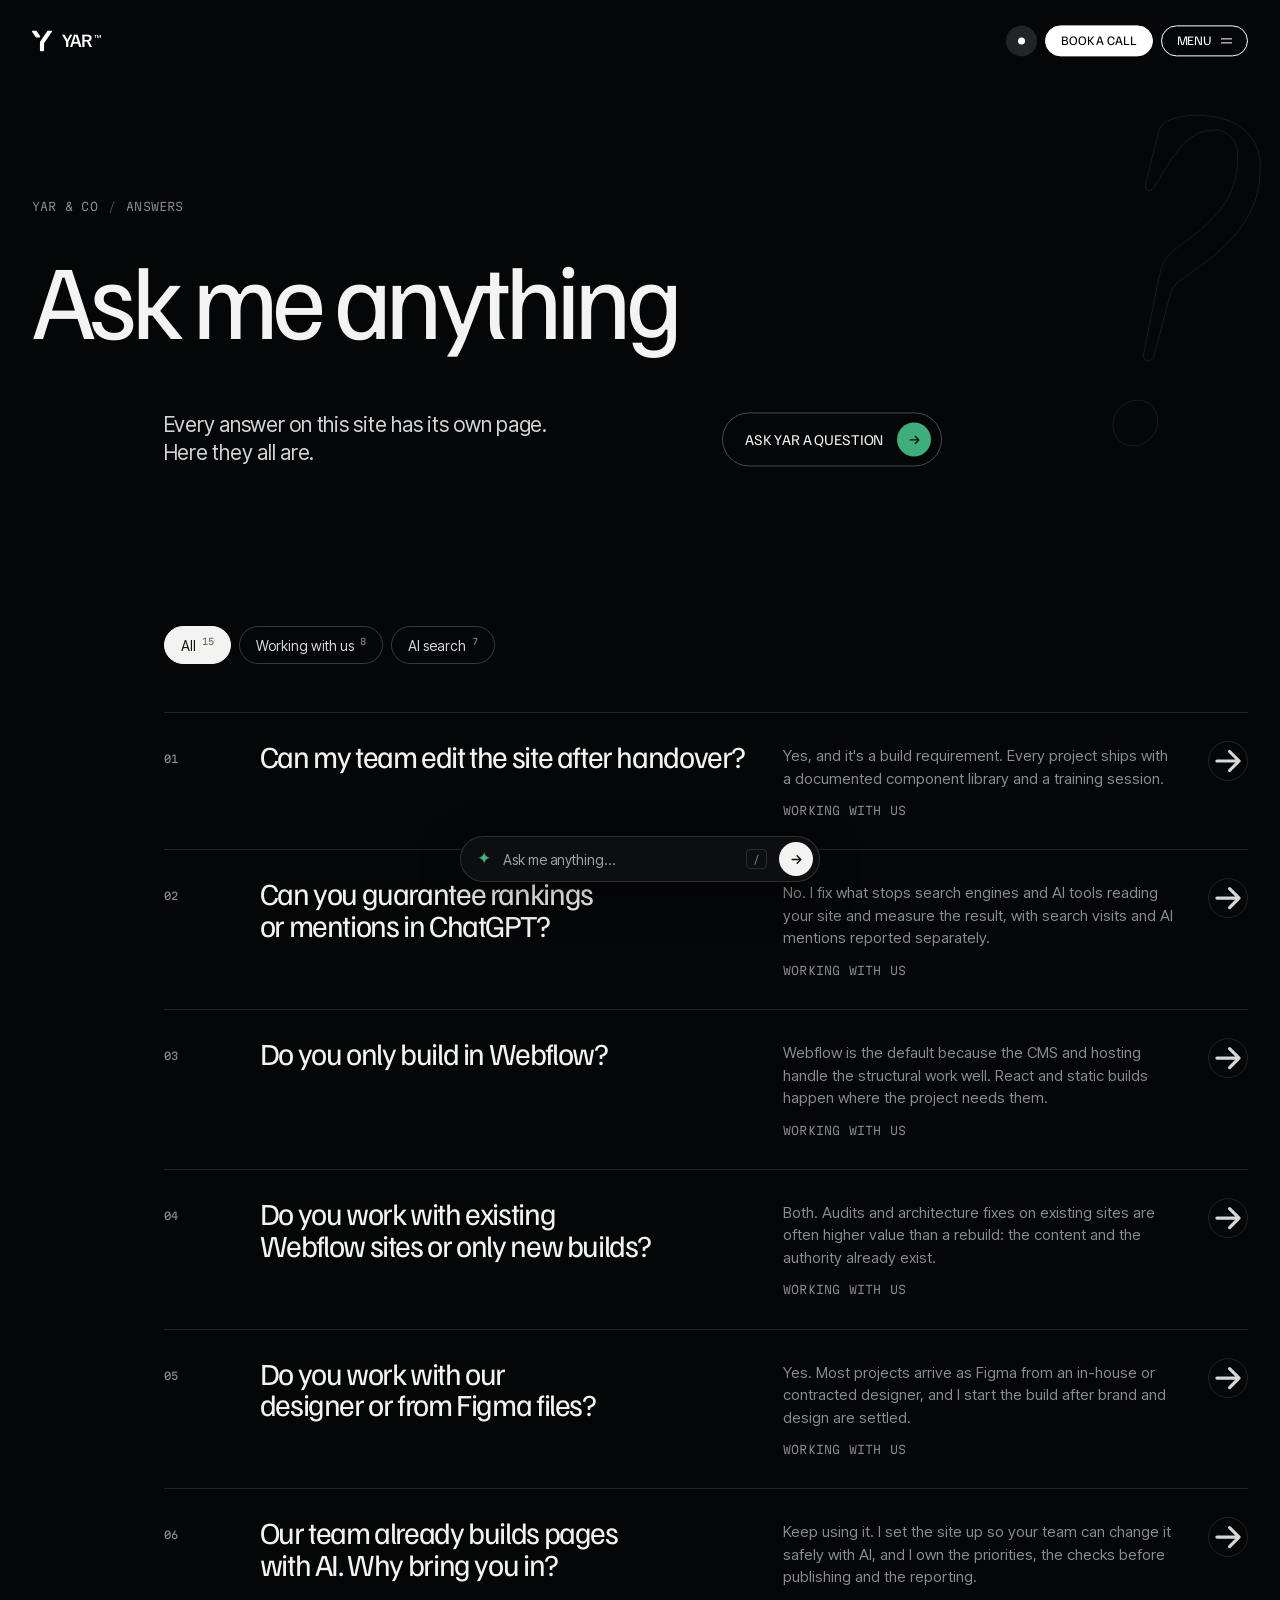
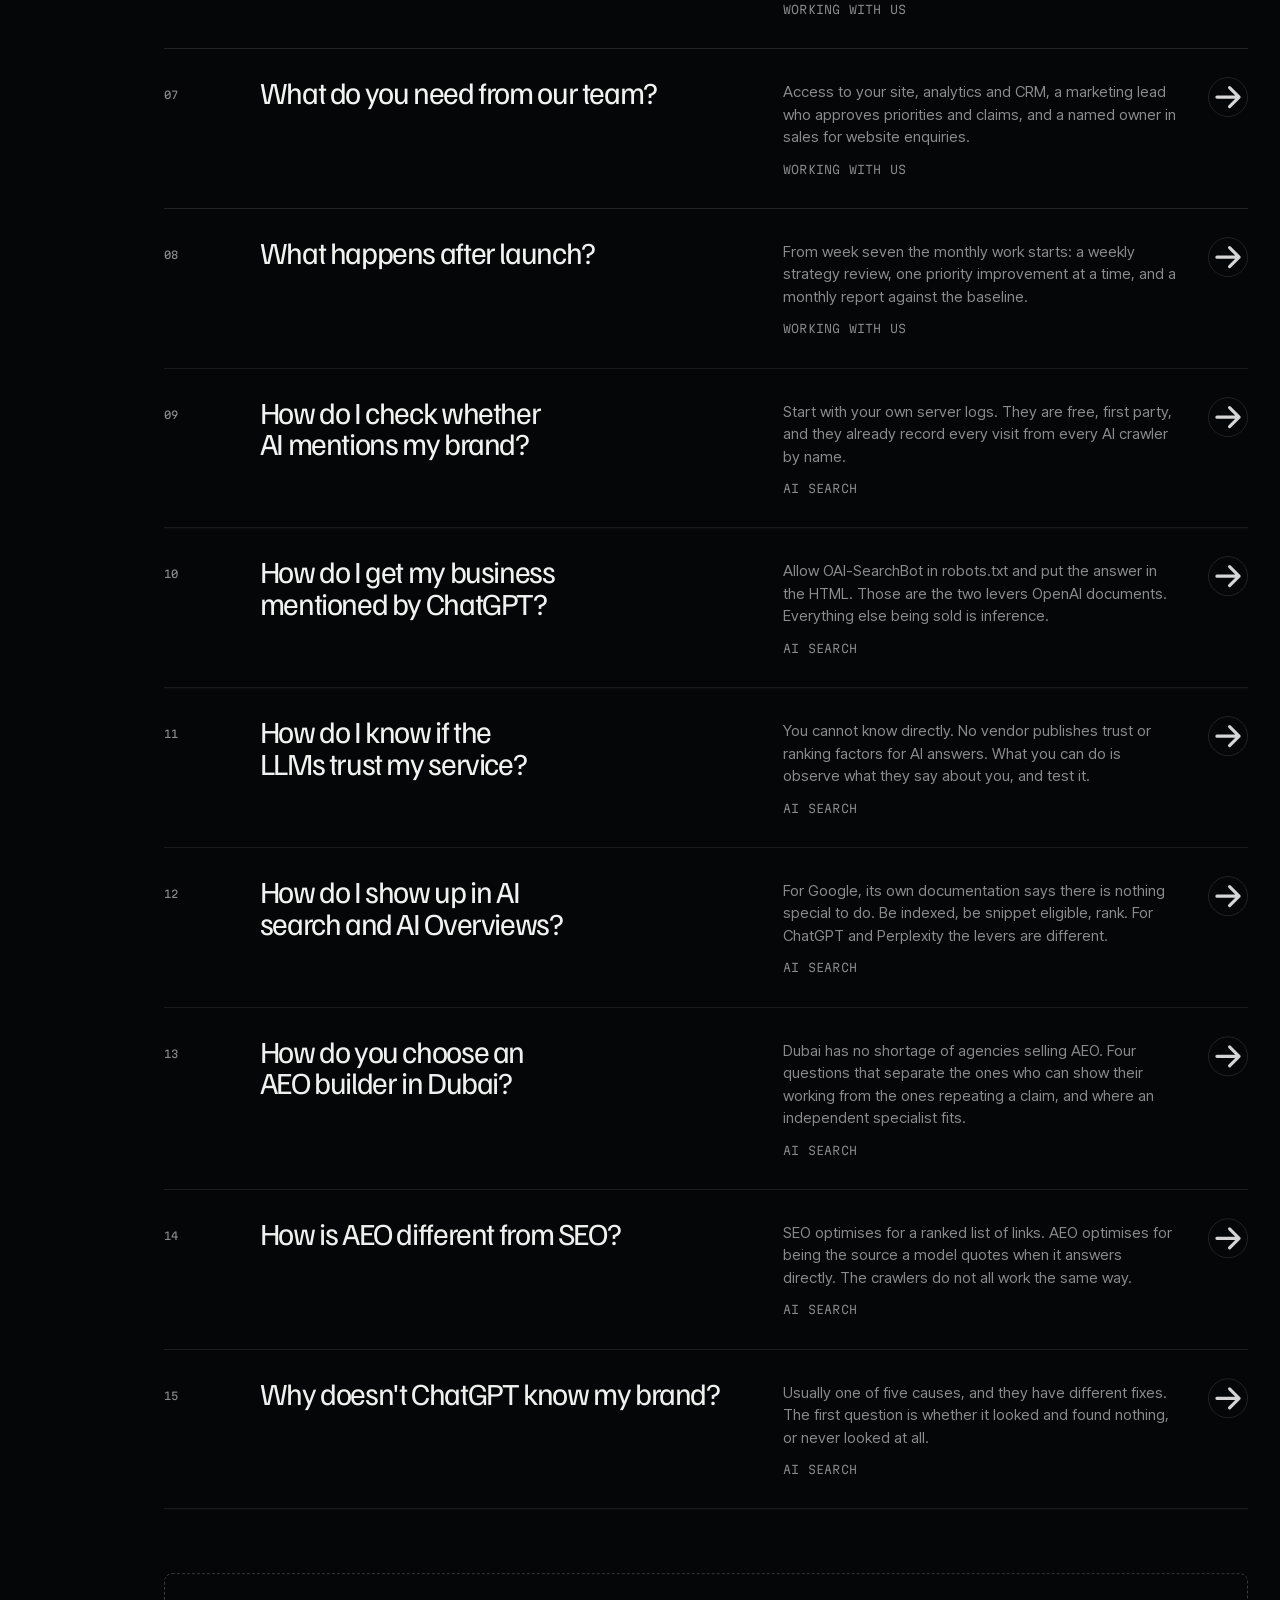
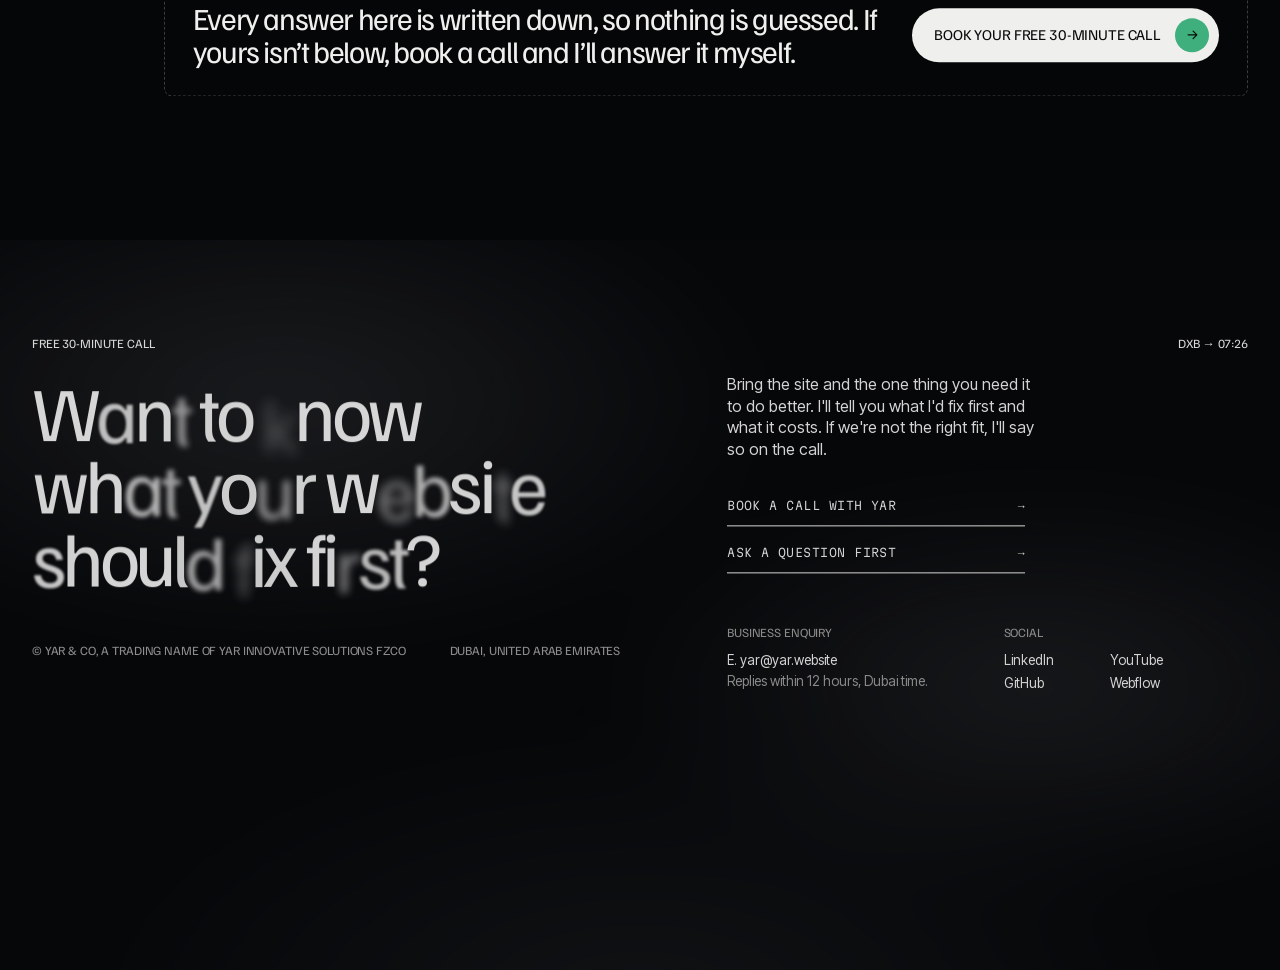
<file: answers.html>
<!doctype html>
<html lang="en">
<head>
<meta charset="utf-8">
<meta name="robots" content="noindex, nofollow">
<meta name="viewport" content="width=device-width, initial-scale=1, viewport-fit=cover">
<meta name="theme-color" content="#050608"><meta name="color-scheme" content="dark">
<title>Ask me anything | Yar &amp; Co</title>
<meta name="description" content="Every answer on this site has its own page: working with Yar &amp; Co, and AI search.">
<link rel="icon" href="assets/brand/mark-y.svg" type="image/svg+xml">
<link rel="apple-touch-icon" href="assets/brand/apple-touch-icon.png">
<script type="application/ld+json">{"@context": "https://schema.org", "@graph": [{"@type": "Organization", "@id": "https://yar.website/#org", "name": "Yar & Co", "legalName": "YAR Innovative Solutions FZCO", "url": "https://yar.website/", "email": "yar@yar.website", "description": "A small Dubai studio led by Yar Al Roshidi that designs, builds and runs websites for B2B tech companies.", "address": {"@type": "PostalAddress", "addressLocality": "Dubai", "addressCountry": "AE"}, "areaServed": ["US", "AE", "Worldwide"], "founder": {"@id": "https://yar.website/#yar"}, "contactPoint": {"@type": "ContactPoint", "contactType": "sales", "email": "yar@yar.website", "url": "https://cal.com/yaroshidi/discovery", "availableLanguage": ["en", "es", "ar"]}, "sameAs": ["https://www.linkedin.com/in/yaroshidi/", "https://www.youtube.com/@yaroshidi", "https://www.tiktok.com/@yaroshidi", "https://webflow.com/@yar", "https://webflow.com/@yaroshidi", "https://experts.webflow.com/profile/yar-levelflow", "https://contra.com/yaroshidi", "https://yaroshidi.gumroad.com", "https://github.com/yaroshidi", "https://x.com/yaroshidi"]}, {"@type": "Person", "@id": "https://yar.website/#yar", "name": "Yar Al Roshidi", "jobTitle": "Founder", "worksFor": {"@id": "https://yar.website/#org"}, "url": "https://yar.website/about", "hasCredential": {"@type": "EducationalOccupationalCredential", "name": "Webflow Certified Partner"}, "sameAs": ["https://www.linkedin.com/in/yaroshidi/", "https://www.youtube.com/@yaroshidi", "https://www.tiktok.com/@yaroshidi", "https://webflow.com/@yar", "https://webflow.com/@yaroshidi", "https://experts.webflow.com/profile/yar-levelflow", "https://contra.com/yaroshidi", "https://yaroshidi.gumroad.com", "https://github.com/yaroshidi", "https://x.com/yaroshidi"]}, {"@type": "WebSite", "@id": "https://yar.website/#website", "url": "https://yar.website/", "name": "Yar & Co", "publisher": {"@id": "https://yar.website/#org"}}, {"@type": "CollectionPage", "@id": "https://yar.website/answers#webpage", "url": "https://yar.website/answers", "name": "Ask me anything | Yar & Co", "isPartOf": {"@id": "https://yar.website/#website"}, "about": {"@id": "https://yar.website/#org"}, "publisher": {"@id": "https://yar.website/#org"}}]}</script>
<script>document.documentElement.classList.add('js');if(/static/.test(location.search)||matchMedia('(prefers-reduced-motion: reduce)').matches)document.documentElement.classList.add('static')</script>
<link rel="preload" as="font" type="font/woff2" href="assets/fonts/familjen-grotesk.woff2" crossorigin>
<link rel="preload" as="font" type="font/woff2" href="assets/fonts/inter-tight-latin.woff2" crossorigin>
<link rel="stylesheet" href="assets/site.css">
</head>
<body data-nav="aeo">
<a class="sr" href="#main">Skip to content</a>
<div class="cur" id="cur" aria-hidden="true"><div class="bars"><i></i><i></i><i></i><i></i><i></i><i></i><i></i><i></i><i></i><i></i></div><span class="cy"><svg viewBox="0 0 160 169" aria-hidden="true"><path d="M158.983 4.29278C159.729 5.6484 160.064 7.07933 159.99 8.58556C159.915 10.0918 159.43 11.4474 158.535 12.6524L96.5582 103.027V161.092C96.5582 163.201 95.7751 165.046 94.2089 166.628C92.6427 168.209 90.8155 169 88.7272 169H71.4988C69.2614 169 67.3596 168.209 65.7934 166.628C64.2271 165.046 63.444 163.201 63.444 161.092V94.8931C63.444 93.3868 63.9661 91.8806 65.0102 90.3743L124.75 3.38904C125.496 2.33467 126.428 1.50624 127.547 0.903743C128.666 0.301247 129.896 0 131.239 0H152.047C153.539 0 154.918 0.376559 156.186 1.12968C157.454 1.8828 158.386 2.93717 158.983 4.29278ZM64.7865 53.9987C64.1898 55.3543 63.2576 56.4087 61.9897 57.1618C60.7218 57.9149 59.342 58.2914 57.8504 58.2914H37.0422C34.3572 58.2914 32.1198 57.1618 30.3298 54.9024L1.24303 12.6524C0.49721 11.4474 0.0870118 10.0918 0.0124303 8.58556C-0.0621513 7.07933 0.198884 5.6484 0.795536 4.29278C1.39219 2.93717 2.32446 1.8828 3.59234 1.12968C4.86023 0.376559 6.23999 0 7.73162 0H28.7636C31.2994 0 33.4622 1.12968 35.2522 3.38904L64.339 45.639C65.0848 46.844 65.495 48.1996 65.5696 49.7059C65.6442 51.2121 65.3832 52.6431 64.7865 53.9987Z" fill="currentColor"/></svg></span><span class="cl">Yar &amp; Co · Dubai</span><span class="cl cr">Answers</span></div>
<header class="hdr">
  <a class="logo" href="https://yaroshidi.github.io/yar-trionn-preview/" aria-label="Yar &amp; Co, home"><svg viewBox="0 0 160 169" aria-hidden="true"><path d="M158.983 4.29278C159.729 5.6484 160.064 7.07933 159.99 8.58556C159.915 10.0918 159.43 11.4474 158.535 12.6524L96.5582 103.027V161.092C96.5582 163.201 95.7751 165.046 94.2089 166.628C92.6427 168.209 90.8155 169 88.7272 169H71.4988C69.2614 169 67.3596 168.209 65.7934 166.628C64.2271 165.046 63.444 163.201 63.444 161.092V94.8931C63.444 93.3868 63.9661 91.8806 65.0102 90.3743L124.75 3.38904C125.496 2.33467 126.428 1.50624 127.547 0.903743C128.666 0.301247 129.896 0 131.239 0H152.047C153.539 0 154.918 0.376559 156.186 1.12968C157.454 1.8828 158.386 2.93717 158.983 4.29278ZM64.7865 53.9987C64.1898 55.3543 63.2576 56.4087 61.9897 57.1618C60.7218 57.9149 59.342 58.2914 57.8504 58.2914H37.0422C34.3572 58.2914 32.1198 57.1618 30.3298 54.9024L1.24303 12.6524C0.49721 11.4474 0.0870118 10.0918 0.0124303 8.58556C-0.0621513 7.07933 0.198884 5.6484 0.795536 4.29278C1.39219 2.93717 2.32446 1.8828 3.59234 1.12968C4.86023 0.376559 6.23999 0 7.73162 0H28.7636C31.2994 0 33.4622 1.12968 35.2522 3.38904L64.339 45.639C65.0848 46.844 65.495 48.1996 65.5696 49.7059C65.6442 51.2121 65.3832 52.6431 64.7865 53.9987Z" fill="currentColor"/></svg><span class="wm">YAR<span class="tm" aria-hidden="true">™</span></span></a>
  <div class="hdr-r">
    <span class="dotchip" title="Taking new projects" aria-hidden="true"><i></i></span>
    <a class="pill fill" href="https://cal.com/yaroshidi/discovery">Book a call</a>
    <button class="pill" id="menuBtn" aria-expanded="false" aria-controls="menu">Menu <span class="bars"><i></i><i></i></span></button>
  </div>
</header>
<div class="veil" id="veil"></div>
<aside class="menu" id="menu" aria-label="Menu">
  <div class="close"><button class="pill" id="menuClose">Close ✕</button></div>
  <div>
    <nav>
      <a data-k="home" href="https://yaroshidi.github.io/yar-trionn-preview/">Home</a>
      <a data-k="services" href="services.html">Services</a>
      <a data-k="projects" href="projects.html">Projects</a>
      <a data-k="ai" href="ai.html">How we work</a>
      <a data-k="aeo" href="https://yar.website/aeo">AEO</a>
      <a data-k="about" href="about.html">About</a>
    </nav>
    <a class="chip" href="answers.html" data-ask-open><span class="star">✦</span>&nbsp; Ask Yar a question</a>
  </div>
  <div class="meta">
    <div><div class="cap">Business enquiry</div><a href="mailto:yar@yar.website">E.&nbsp;&nbsp; yar@yar.website</a><br><a href="https://cal.com/yaroshidi/discovery">C.&nbsp;&nbsp; Book your free 30-minute call</a></div>
    <div><div class="cap">Social</div><div class="soc"><a href="https://www.linkedin.com/in/yaroshidi/">LinkedIn</a><a href="https://www.youtube.com/@yaroshidi">YouTube</a><a href="https://github.com/yaroshidi">GitHub</a><a href="https://webflow.com/@yar">Webflow</a></div></div>
  </div>
</aside>
<main id="main">
<section class="phero hub-hero"><span class="ghostq" aria-hidden="true">?</span><nav class="crumb mono intro-rv" aria-label="Breadcrumb"><a href="https://yaroshidi.github.io/yar-trionn-preview/">Yar &amp; Co</a><i>/</i><span>Answers</span></nav>
 <h1 class="display">Ask me anything</h1>
 <div class="row"><p class="lead intro-rv">Every answer on this site has its own page. Here they all are.</p><div class="intro-rv"><button class="btn line" type="button" data-ask-open onclick="window.__ask&&window.__ask.open()"><span class="t">Ask Yar a question</span><span class="dot"><svg viewBox="0 0 24 24" fill="none" stroke="currentColor" stroke-width="2" stroke-linecap="round" stroke-linejoin="round" aria-hidden="true"><path d="M5 12h14M13 6l6 6-6 6"/></svg></span></button></div></div>
</section>
<section class="qlist"><div class="filters" role="group" aria-label="Filter answers"><button type="button" aria-pressed="true" data-g="all">All<sup>15</sup></button><button type="button" aria-pressed="false" data-g="work">Working with us<sup>8</sup></button><button type="button" aria-pressed="false" data-g="ai">AI search<sup>7</sup></button></div>
 <ol><li data-g="work" class="rv"><a href="https://yar.website/answers/editing-after-handover"><span class="n">01</span><div><h2>Can my team edit the site after handover?</h2></div><p>Yes, and it&#x27;s a build requirement. Every project ships with a documented component library and a training session.<span class="t mono">Working with us</span></p><span class="go"><svg viewBox="0 0 24 24" fill="none" stroke="currentColor" stroke-width="2" stroke-linecap="round" stroke-linejoin="round" aria-hidden="true"><path d="M5 12h14M13 6l6 6-6 6"/></svg></span></a></li><li data-g="work" class="rv"><a href="https://yar.website/answers/ranking-guarantees"><span class="n">02</span><div><h2>Can you guarantee rankings or mentions in ChatGPT?</h2></div><p>No. I fix what stops search engines and AI tools reading your site and measure the result, with search visits and AI mentions reported separately.<span class="t mono">Working with us</span></p><span class="go"><svg viewBox="0 0 24 24" fill="none" stroke="currentColor" stroke-width="2" stroke-linecap="round" stroke-linejoin="round" aria-hidden="true"><path d="M5 12h14M13 6l6 6-6 6"/></svg></span></a></li><li data-g="work" class="rv"><a href="https://yar.website/answers/webflow-only"><span class="n">03</span><div><h2>Do you only build in Webflow?</h2></div><p>Webflow is the default because the CMS and hosting handle the structural work well. React and static builds happen where the project needs them.<span class="t mono">Working with us</span></p><span class="go"><svg viewBox="0 0 24 24" fill="none" stroke="currentColor" stroke-width="2" stroke-linecap="round" stroke-linejoin="round" aria-hidden="true"><path d="M5 12h14M13 6l6 6-6 6"/></svg></span></a></li><li data-g="work" class="rv"><a href="https://yar.website/answers/existing-webflow-sites"><span class="n">04</span><div><h2>Do you work with existing Webflow sites or only new builds?</h2></div><p>Both. Audits and architecture fixes on existing sites are often higher value than a rebuild: the content and the authority already exist.<span class="t mono">Working with us</span></p><span class="go"><svg viewBox="0 0 24 24" fill="none" stroke="currentColor" stroke-width="2" stroke-linecap="round" stroke-linejoin="round" aria-hidden="true"><path d="M5 12h14M13 6l6 6-6 6"/></svg></span></a></li><li data-g="work" class="rv"><a href="https://yar.website/answers/working-from-figma"><span class="n">05</span><div><h2>Do you work with our designer or from Figma files?</h2></div><p>Yes. Most projects arrive as Figma from an in-house or contracted designer, and I start the build after brand and design are settled.<span class="t mono">Working with us</span></p><span class="go"><svg viewBox="0 0 24 24" fill="none" stroke="currentColor" stroke-width="2" stroke-linecap="round" stroke-linejoin="round" aria-hidden="true"><path d="M5 12h14M13 6l6 6-6 6"/></svg></span></a></li><li data-g="work" class="rv"><a href="https://yar.website/answers/building-pages-with-ai"><span class="n">06</span><div><h2>Our team already builds pages with AI. Why bring you in?</h2></div><p>Keep using it. I set the site up so your team can change it safely with AI, and I own the priorities, the checks before publishing and the reporting.<span class="t mono">Working with us</span></p><span class="go"><svg viewBox="0 0 24 24" fill="none" stroke="currentColor" stroke-width="2" stroke-linecap="round" stroke-linejoin="round" aria-hidden="true"><path d="M5 12h14M13 6l6 6-6 6"/></svg></span></a></li><li data-g="work" class="rv"><a href="https://yar.website/answers/what-you-need-from-us"><span class="n">07</span><div><h2>What do you need from our team?</h2></div><p>Access to your site, analytics and CRM, a marketing lead who approves priorities and claims, and a named owner in sales for website enquiries.<span class="t mono">Working with us</span></p><span class="go"><svg viewBox="0 0 24 24" fill="none" stroke="currentColor" stroke-width="2" stroke-linecap="round" stroke-linejoin="round" aria-hidden="true"><path d="M5 12h14M13 6l6 6-6 6"/></svg></span></a></li><li data-g="work" class="rv"><a href="https://yar.website/answers/after-launch"><span class="n">08</span><div><h2>What happens after launch?</h2></div><p>From week seven the monthly work starts: a weekly strategy review, one priority improvement at a time, and a monthly report against the baseline.<span class="t mono">Working with us</span></p><span class="go"><svg viewBox="0 0 24 24" fill="none" stroke="currentColor" stroke-width="2" stroke-linecap="round" stroke-linejoin="round" aria-hidden="true"><path d="M5 12h14M13 6l6 6-6 6"/></svg></span></a></li><li data-g="ai" class="rv"><a href="https://yar.website/answers/check-if-ai-mentions-you"><span class="n">09</span><div><h2>How do I check whether AI mentions my brand?</h2></div><p>Start with your own server logs. They are free, first party, and they already record every visit from every AI crawler by name.<span class="t mono">AI search</span></p><span class="go"><svg viewBox="0 0 24 24" fill="none" stroke="currentColor" stroke-width="2" stroke-linecap="round" stroke-linejoin="round" aria-hidden="true"><path d="M5 12h14M13 6l6 6-6 6"/></svg></span></a></li><li data-g="ai" class="rv"><a href="https://yar.website/answers/get-mentioned-by-chatgpt"><span class="n">10</span><div><h2>How do I get my business mentioned by ChatGPT?</h2></div><p>Allow OAI-SearchBot in robots.txt and put the answer in the HTML. Those are the two levers OpenAI documents. Everything else being sold is inference.<span class="t mono">AI search</span></p><span class="go"><svg viewBox="0 0 24 24" fill="none" stroke="currentColor" stroke-width="2" stroke-linecap="round" stroke-linejoin="round" aria-hidden="true"><path d="M5 12h14M13 6l6 6-6 6"/></svg></span></a></li><li data-g="ai" class="rv"><a href="https://yar.website/answers/do-llms-trust-my-service"><span class="n">11</span><div><h2>How do I know if the LLMs trust my service?</h2></div><p>You cannot know directly. No vendor publishes trust or ranking factors for AI answers. What you can do is observe what they say about you, and test it.<span class="t mono">AI search</span></p><span class="go"><svg viewBox="0 0 24 24" fill="none" stroke="currentColor" stroke-width="2" stroke-linecap="round" stroke-linejoin="round" aria-hidden="true"><path d="M5 12h14M13 6l6 6-6 6"/></svg></span></a></li><li data-g="ai" class="rv"><a href="https://yar.website/answers/show-up-in-ai-search"><span class="n">12</span><div><h2>How do I show up in AI search and AI Overviews?</h2></div><p>For Google, its own documentation says there is nothing special to do. Be indexed, be snippet eligible, rank. For ChatGPT and Perplexity the levers are different.<span class="t mono">AI search</span></p><span class="go"><svg viewBox="0 0 24 24" fill="none" stroke="currentColor" stroke-width="2" stroke-linecap="round" stroke-linejoin="round" aria-hidden="true"><path d="M5 12h14M13 6l6 6-6 6"/></svg></span></a></li><li data-g="ai" class="rv"><a href="https://yar.website/answers/aeo-in-dubai"><span class="n">13</span><div><h2>How do you choose an AEO builder in Dubai?</h2></div><p>Dubai has no shortage of agencies selling AEO. Four questions that separate the ones who can show their working from the ones repeating a claim, and where an independent specialist fits.<span class="t mono">AI search</span></p><span class="go"><svg viewBox="0 0 24 24" fill="none" stroke="currentColor" stroke-width="2" stroke-linecap="round" stroke-linejoin="round" aria-hidden="true"><path d="M5 12h14M13 6l6 6-6 6"/></svg></span></a></li><li data-g="ai" class="rv"><a href="answer-what-is-aeo.html"><span class="n">14</span><div><h2>How is AEO different from SEO?</h2></div><p>SEO optimises for a ranked list of links. AEO optimises for being the source a model quotes when it answers directly. The crawlers do not all work the same way.<span class="t mono">AI search</span></p><span class="go"><svg viewBox="0 0 24 24" fill="none" stroke="currentColor" stroke-width="2" stroke-linecap="round" stroke-linejoin="round" aria-hidden="true"><path d="M5 12h14M13 6l6 6-6 6"/></svg></span></a></li><li data-g="ai" class="rv"><a href="https://yar.website/answers/why-chatgpt-doesnt-know-my-brand"><span class="n">15</span><div><h2>Why doesn&#x27;t ChatGPT know my brand?</h2></div><p>Usually one of five causes, and they have different fixes. The first question is whether it looked and found nothing, or never looked at all.<span class="t mono">AI search</span></p><span class="go"><svg viewBox="0 0 24 24" fill="none" stroke="currentColor" stroke-width="2" stroke-linecap="round" stroke-linejoin="round" aria-hidden="true"><path d="M5 12h14M13 6l6 6-6 6"/></svg></span></a></li></ol>
 <div class="notfound rv"><p>Every answer here is written down, so nothing is guessed. If yours isn&#8217;t below, book a call and I&#8217;ll answer it myself.</p><a class="btn " href="https://cal.com/yaroshidi/discovery"><span class="t">Book your free 30-minute call</span><span class="dot"><svg viewBox="0 0 24 24" fill="none" stroke="currentColor" stroke-width="2" stroke-linecap="round" stroke-linejoin="round" aria-hidden="true"><path d="M5 12h14M13 6l6 6-6 6"/></svg></span></a></div>
</section>
</main>
<footer class="foot" id="contact">
  <div class="smoke" aria-hidden="true"></div><div class="grain" aria-hidden="true"></div>
  <div class="top"><span class="cap">Free 30-minute call</span><span class="cap">DXB → <span data-clock>--:--</span></span></div>
  <div class="grid">
    <div>
      <h2 class="display split">Want to know what your website should fix first?</h2>
      <div class="left-meta cap"><span>© Yar &amp; Co, a trading name of YAR Innovative Solutions FZCO</span><span>Dubai, United Arab Emirates</span></div>
    </div>
    <div class="right rv">
      <p class="lede">Bring the site and the one thing you need it to do better. I'll tell you what I'd fix first and what it costs. If we're not the right fit, I'll say so on the call.</p>
      <a class="mlink" href="https://cal.com/yaroshidi/discovery"><span class="t">Book a call with Yar</span><span class="ar">→</span></a>
      <a class="mlink" href="answers.html" data-ask-open><span class="t">Ask a question first</span><span class="ar">→</span></a>
      <div class="meta">
        <div><div class="cap">Business enquiry</div><a href="mailto:yar@yar.website">E. yar@yar.website</a><br><span style="color:var(--mute)">Replies within 12 hours, Dubai time.</span></div>
        <div><div class="cap">Social</div><div class="soc"><a href="https://www.linkedin.com/in/yaroshidi/">LinkedIn</a><a href="https://www.youtube.com/@yaroshidi">YouTube</a><a href="https://github.com/yaroshidi">GitHub</a><a href="https://webflow.com/@yar">Webflow</a></div></div>
      </div>
    </div>
  </div>
  <div class="word" aria-hidden="true" id="word">Yar.website</div>
</footer>
<div class="ask" id="ask">
  <button class="ask-pill" id="askPill" type="button" aria-label="Ask me anything" aria-expanded="false" aria-controls="askPanel" aria-keyshortcuts="/ Control+K Meta+K"><span class="star" aria-hidden="true">✦</span><span class="ph" aria-hidden="true">Ask me anything…</span><kbd aria-hidden="true">/</kbd><span class="ask-go" aria-hidden="true"><svg width="15" height="15" viewBox="0 0 24 24" fill="none" stroke="currentColor" stroke-width="2.2" stroke-linecap="round" stroke-linejoin="round"><path d="M5 12h14M13 6l6 6-6 6"/></svg></span></button>
  <section class="ask-panel" id="askPanel" role="dialog" aria-modal="true" aria-labelledby="askTitle" aria-hidden="true" inert>
    <header class="ask-head" style="--k:0"><span class="ask-mark" aria-hidden="true"><svg viewBox="0 0 160 169" aria-hidden="true"><path d="M158.983 4.29278C159.729 5.6484 160.064 7.07933 159.99 8.58556C159.915 10.0918 159.43 11.4474 158.535 12.6524L96.5582 103.027V161.092C96.5582 163.201 95.7751 165.046 94.2089 166.628C92.6427 168.209 90.8155 169 88.7272 169H71.4988C69.2614 169 67.3596 168.209 65.7934 166.628C64.2271 165.046 63.444 163.201 63.444 161.092V94.8931C63.444 93.3868 63.9661 91.8806 65.0102 90.3743L124.75 3.38904C125.496 2.33467 126.428 1.50624 127.547 0.903743C128.666 0.301247 129.896 0 131.239 0H152.047C153.539 0 154.918 0.376559 156.186 1.12968C157.454 1.8828 158.386 2.93717 158.983 4.29278ZM64.7865 53.9987C64.1898 55.3543 63.2576 56.4087 61.9897 57.1618C60.7218 57.9149 59.342 58.2914 57.8504 58.2914H37.0422C34.3572 58.2914 32.1198 57.1618 30.3298 54.9024L1.24303 12.6524C0.49721 11.4474 0.0870118 10.0918 0.0124303 8.58556C-0.0621513 7.07933 0.198884 5.6484 0.795536 4.29278C1.39219 2.93717 2.32446 1.8828 3.59234 1.12968C4.86023 0.376559 6.23999 0 7.73162 0H28.7636C31.2994 0 33.4622 1.12968 35.2522 3.38904L64.339 45.639C65.0848 46.844 65.495 48.1996 65.5696 49.7059C65.6442 51.2121 65.3832 52.6431 64.7865 53.9987Z" fill="currentColor"/></svg></span><div><h2 id="askTitle">Ask Yar</h2><p class="mono">Answers from yar.website</p></div><button class="pill" id="askClose" type="button" aria-label="Close chat">Close ✕</button></header>
    <div class="ask-log" id="askLog" role="log" aria-live="polite" aria-label="Conversation" tabindex="-1" data-lenis-prevent style="--k:1"></div>
    <form class="ask-form" id="askForm" action="https://yar.website/ask" method="get" autocomplete="off" style="--k:2"><label class="sr" for="askInput">Your question</label><input class="ask-hp" id="askHp" name="hp" type="text" tabindex="-1" autocomplete="off" aria-hidden="true"><input id="askInput" name="q" type="text" placeholder="Ask me anything…" enterkeyhint="send" maxlength="300" autocomplete="off"><button class="ask-send" type="submit" aria-label="Send question"><svg width="15" height="15" viewBox="0 0 24 24" fill="none" stroke="currentColor" stroke-width="2.2" stroke-linecap="round" stroke-linejoin="round" aria-hidden="true"><path d="M5 12h14M13 6l6 6-6 6"/></svg></button></form>
    <p class="ask-note mono" style="--k:3">Prototype · scripted answers from yar.website</p>
  </section>
</div>
<script defer src="assets/vendor/gsap.min.js"></script>
<script defer src="assets/vendor/ScrollTrigger.min.js"></script>
<script defer src="assets/vendor/lenis.min.js"></script>
<script defer src="assets/js/ask.js"></script>
<script defer src="assets/site.js"></script>
</body>
</html>
</file>
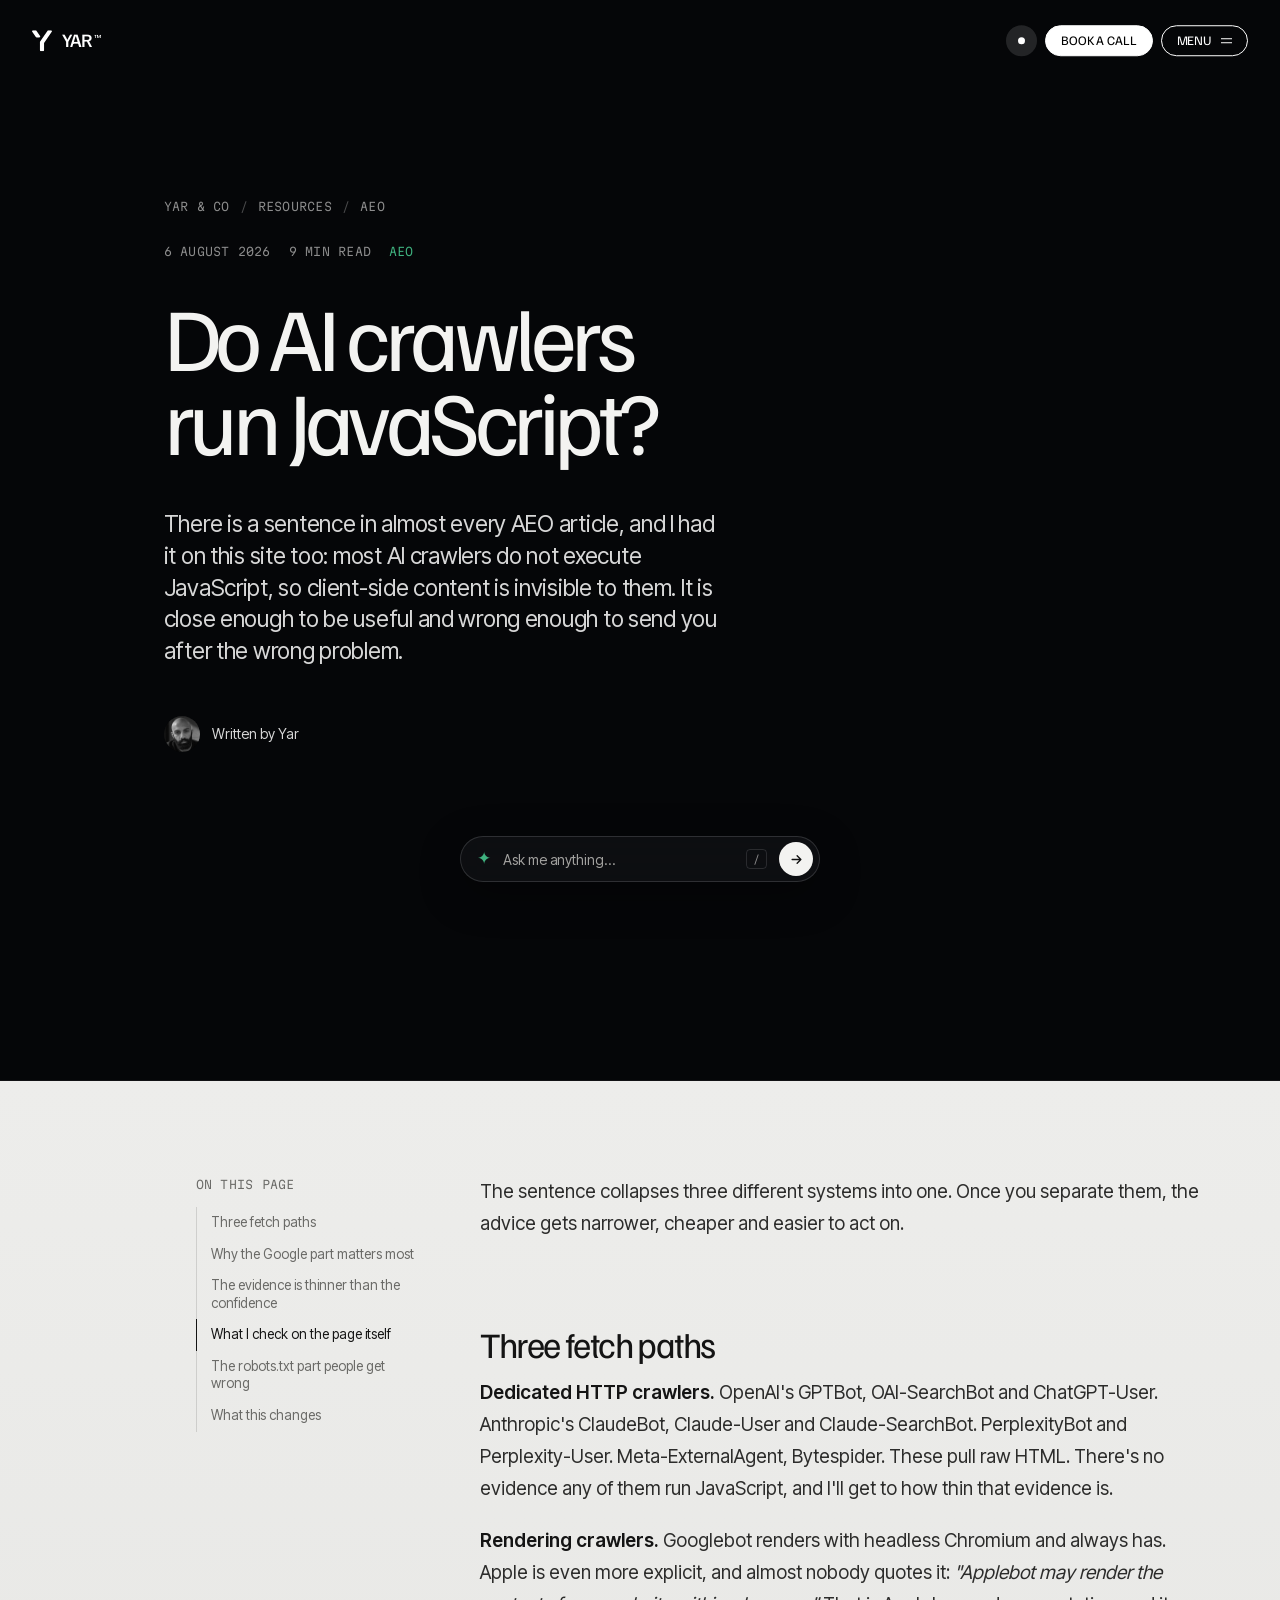
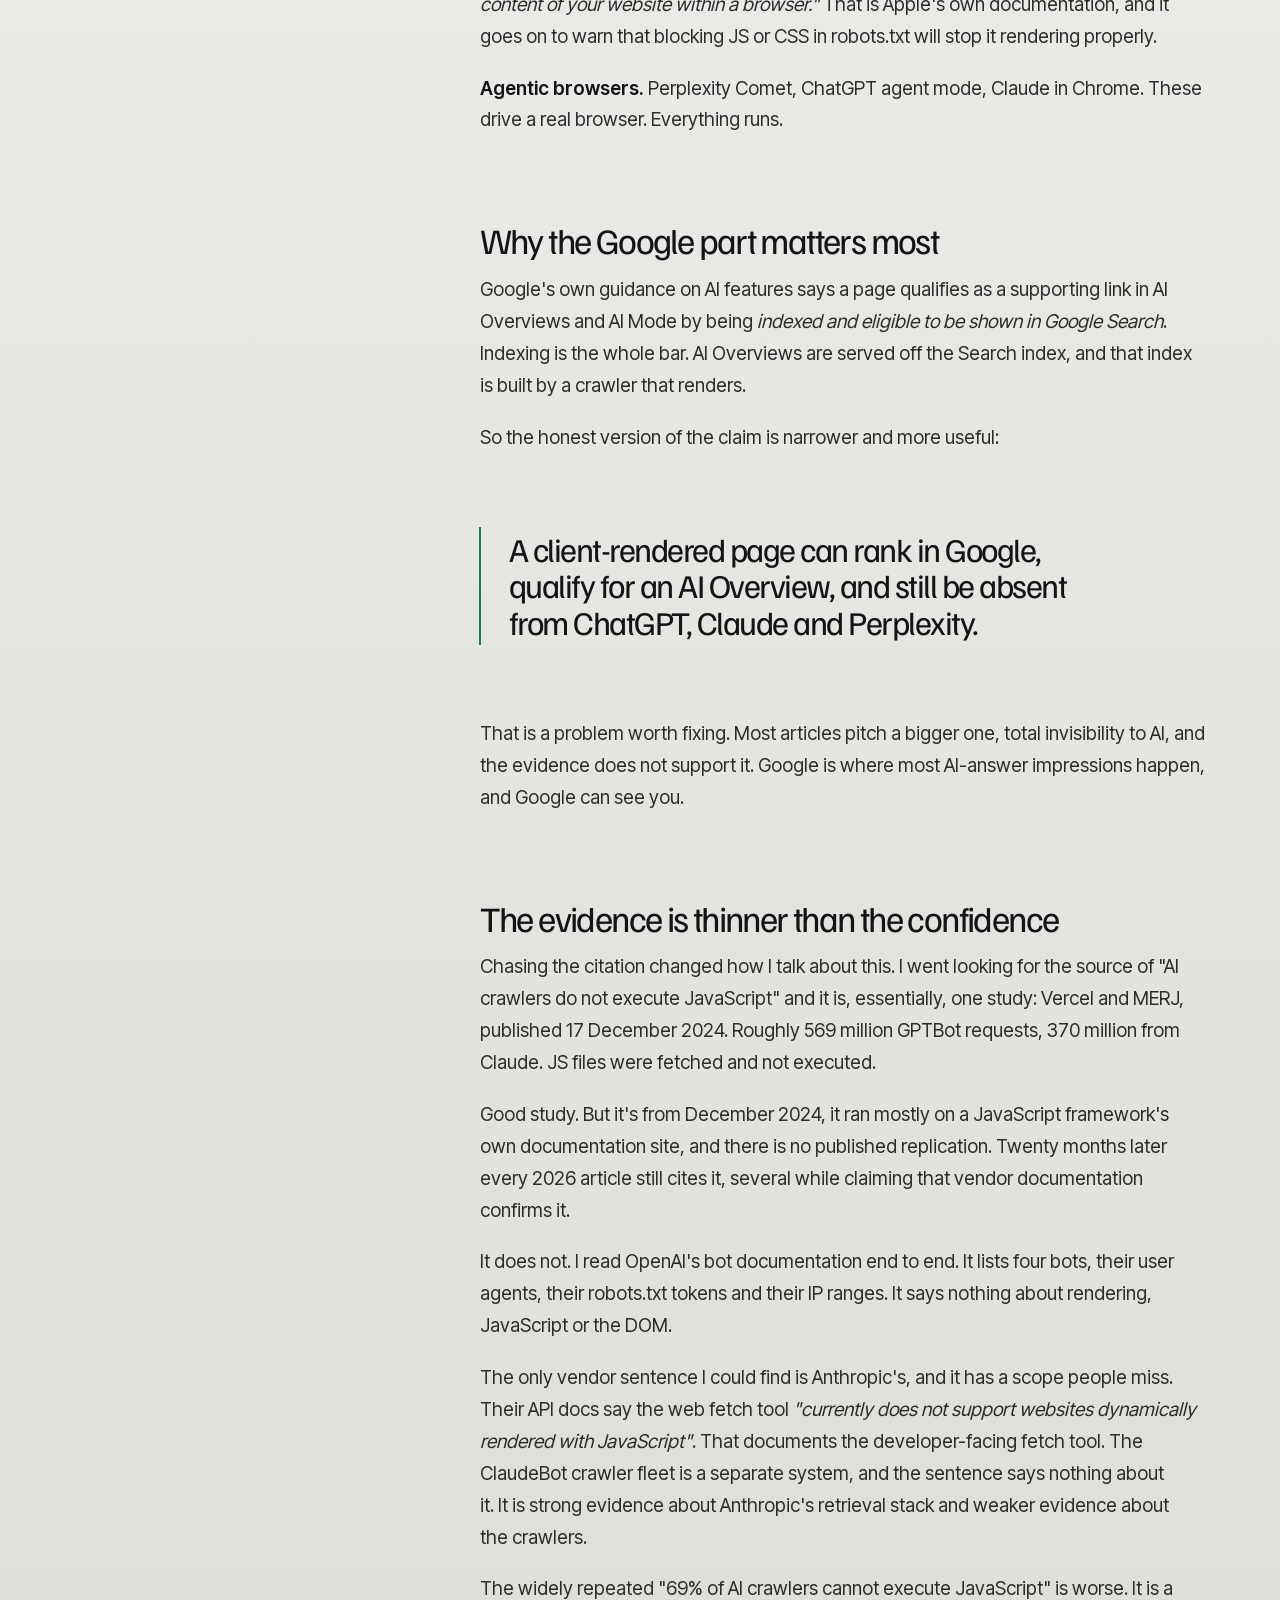
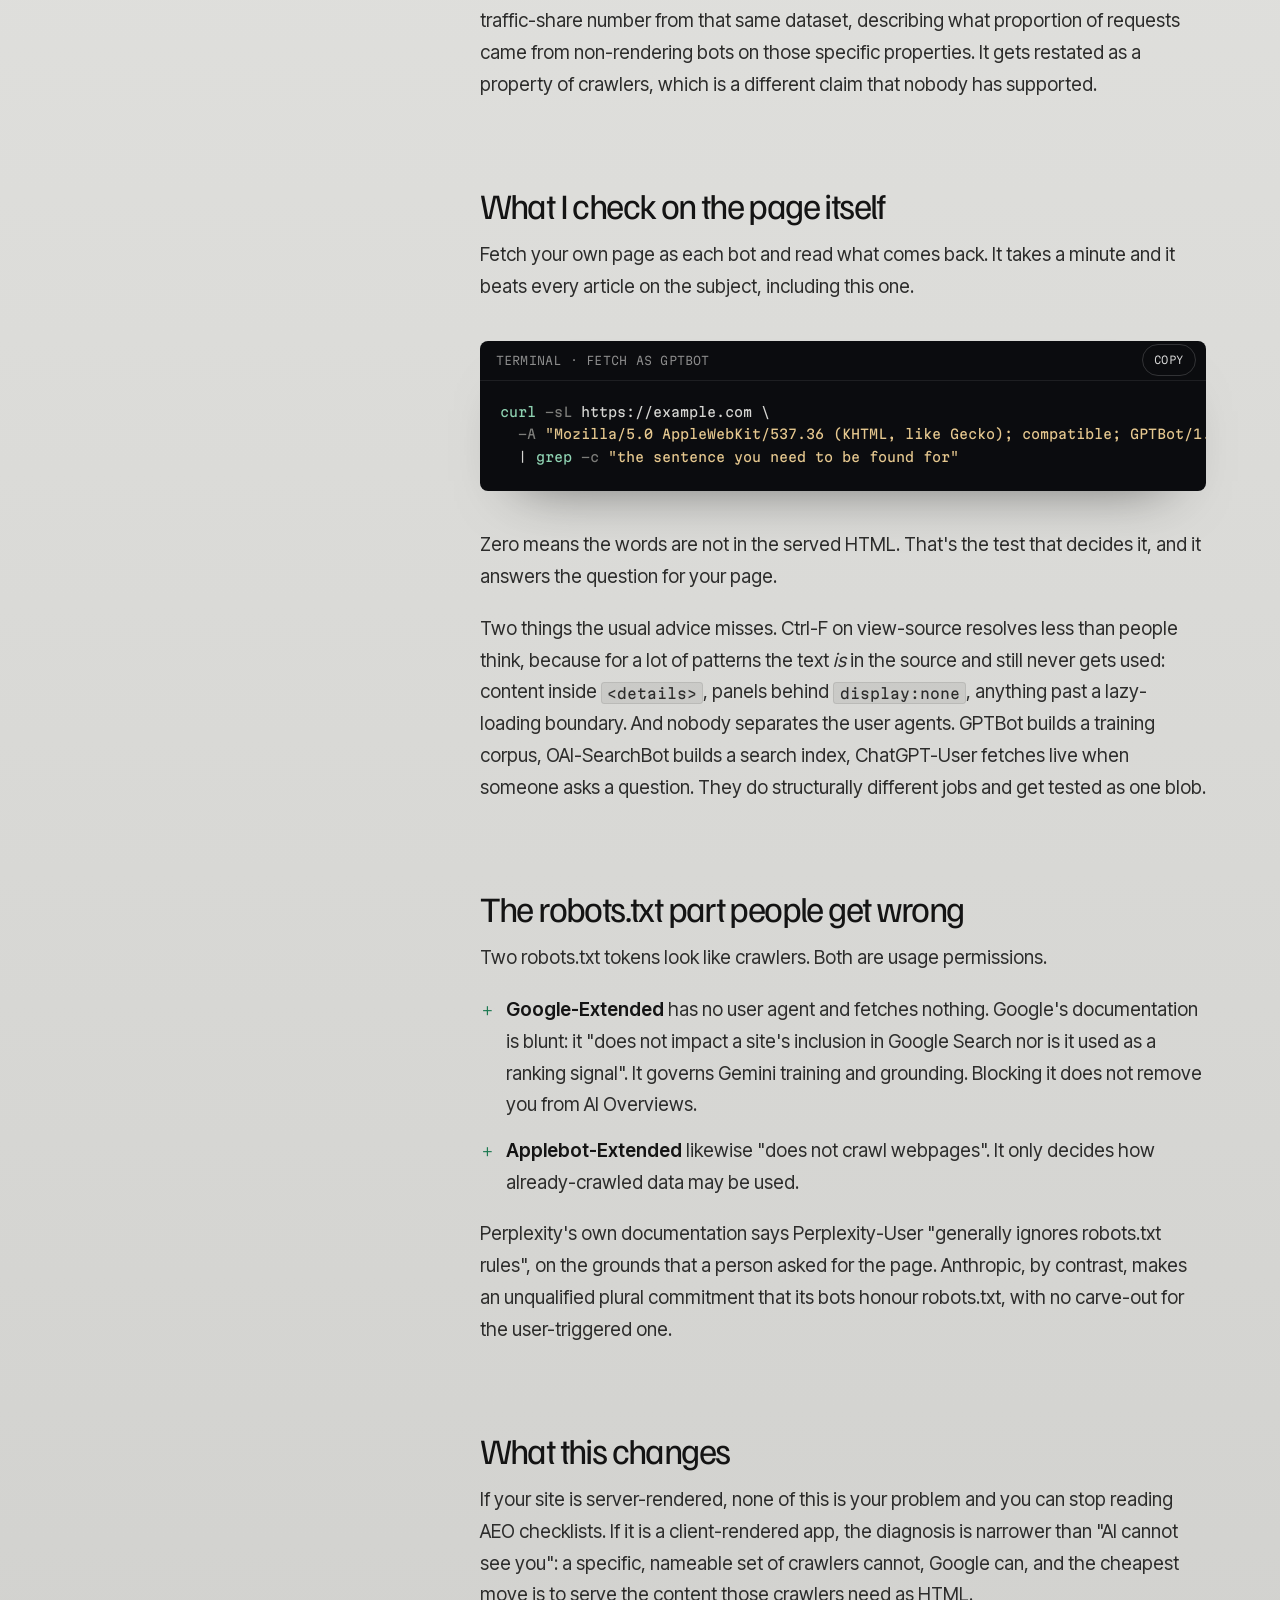
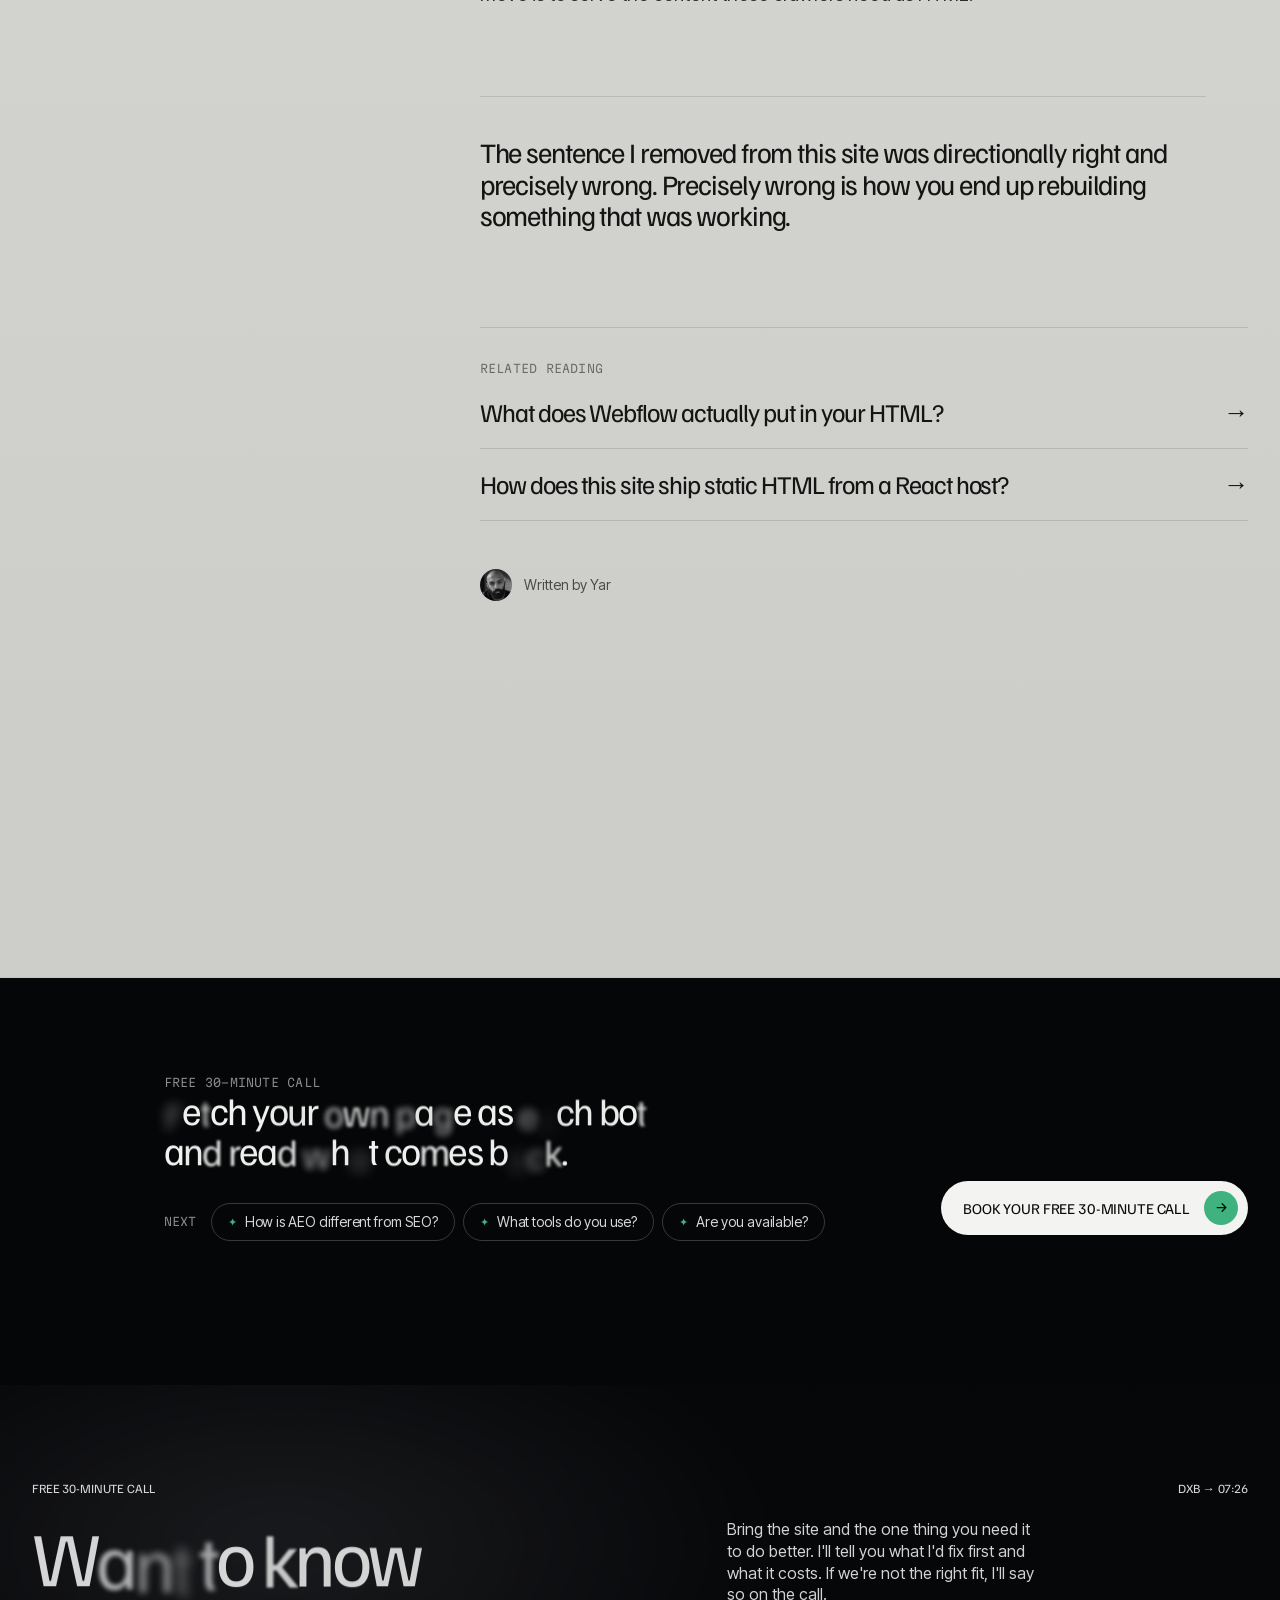
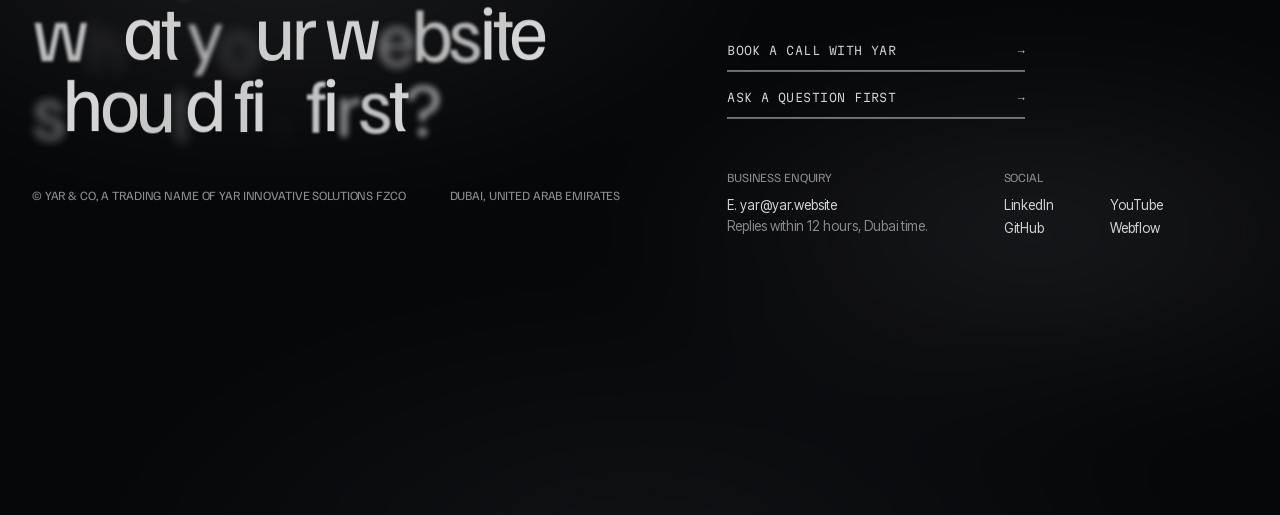
<file: article-do-ai-crawlers-run-javascript.html>
<!doctype html>
<html lang="en">
<head>
<meta charset="utf-8">
<meta name="robots" content="noindex, nofollow">
<meta name="viewport" content="width=device-width, initial-scale=1, viewport-fit=cover">
<meta name="theme-color" content="#050608"><meta name="color-scheme" content="dark">
<title>Do AI crawlers run JavaScript? | Yar &amp; Co</title>
<meta name="description" content="The claim that AI crawlers do not run JavaScript, separated into three fetch paths.">
<link rel="icon" href="assets/brand/mark-y.svg" type="image/svg+xml">
<link rel="apple-touch-icon" href="assets/brand/apple-touch-icon.png">
<script type="application/ld+json">{"@context": "https://schema.org", "@graph": [{"@type": "Organization", "@id": "https://yar.website/#org", "name": "Yar & Co", "legalName": "YAR Innovative Solutions FZCO", "url": "https://yar.website/", "email": "yar@yar.website", "description": "A small Dubai studio led by Yar Al Roshidi that designs, builds and runs websites for B2B tech companies.", "address": {"@type": "PostalAddress", "addressLocality": "Dubai", "addressCountry": "AE"}, "areaServed": ["US", "AE", "Worldwide"], "founder": {"@id": "https://yar.website/#yar"}, "contactPoint": {"@type": "ContactPoint", "contactType": "sales", "email": "yar@yar.website", "url": "https://cal.com/yaroshidi/discovery", "availableLanguage": ["en", "es", "ar"]}, "sameAs": ["https://www.linkedin.com/in/yaroshidi/", "https://www.youtube.com/@yaroshidi", "https://www.tiktok.com/@yaroshidi", "https://webflow.com/@yar", "https://webflow.com/@yaroshidi", "https://experts.webflow.com/profile/yar-levelflow", "https://contra.com/yaroshidi", "https://yaroshidi.gumroad.com", "https://github.com/yaroshidi", "https://x.com/yaroshidi"]}, {"@type": "Person", "@id": "https://yar.website/#yar", "name": "Yar Al Roshidi", "jobTitle": "Founder", "worksFor": {"@id": "https://yar.website/#org"}, "url": "https://yar.website/about", "hasCredential": {"@type": "EducationalOccupationalCredential", "name": "Webflow Certified Partner"}, "sameAs": ["https://www.linkedin.com/in/yaroshidi/", "https://www.youtube.com/@yaroshidi", "https://www.tiktok.com/@yaroshidi", "https://webflow.com/@yar", "https://webflow.com/@yaroshidi", "https://experts.webflow.com/profile/yar-levelflow", "https://contra.com/yaroshidi", "https://yaroshidi.gumroad.com", "https://github.com/yaroshidi", "https://x.com/yaroshidi"]}, {"@type": "WebSite", "@id": "https://yar.website/#website", "url": "https://yar.website/", "name": "Yar & Co", "publisher": {"@id": "https://yar.website/#org"}}, {"@type": "WebPage", "@id": "https://yar.website/resources/do-ai-crawlers-run-javascript#webpage", "url": "https://yar.website/resources/do-ai-crawlers-run-javascript", "name": "Do AI crawlers run JavaScript? | Yar & Co", "isPartOf": {"@id": "https://yar.website/#website"}, "about": {"@id": "https://yar.website/#org"}, "publisher": {"@id": "https://yar.website/#org"}}, {"@type": "BlogPosting", "headline": "Do AI crawlers run JavaScript?", "datePublished": "2026-08-06", "author": {"@id": "https://yar.website/#yar"}, "publisher": {"@id": "https://yar.website/#org"}, "mainEntityOfPage": {"@id": "https://yar.website/resources/do-ai-crawlers-run-javascript#webpage"}}]}</script>
<script>document.documentElement.classList.add('js');if(/static/.test(location.search)||matchMedia('(prefers-reduced-motion: reduce)').matches)document.documentElement.classList.add('static')</script>
<link rel="preload" as="font" type="font/woff2" href="assets/fonts/familjen-grotesk.woff2" crossorigin>
<link rel="preload" as="font" type="font/woff2" href="assets/fonts/inter-tight-latin.woff2" crossorigin>
<link rel="stylesheet" href="assets/site.css">
</head>
<body data-nav="aeo">
<a class="sr" href="#main">Skip to content</a>
<div class="cur" id="cur" aria-hidden="true"><div class="bars"><i></i><i></i><i></i><i></i><i></i><i></i><i></i><i></i><i></i><i></i></div><span class="cy"><svg viewBox="0 0 160 169" aria-hidden="true"><path d="M158.983 4.29278C159.729 5.6484 160.064 7.07933 159.99 8.58556C159.915 10.0918 159.43 11.4474 158.535 12.6524L96.5582 103.027V161.092C96.5582 163.201 95.7751 165.046 94.2089 166.628C92.6427 168.209 90.8155 169 88.7272 169H71.4988C69.2614 169 67.3596 168.209 65.7934 166.628C64.2271 165.046 63.444 163.201 63.444 161.092V94.8931C63.444 93.3868 63.9661 91.8806 65.0102 90.3743L124.75 3.38904C125.496 2.33467 126.428 1.50624 127.547 0.903743C128.666 0.301247 129.896 0 131.239 0H152.047C153.539 0 154.918 0.376559 156.186 1.12968C157.454 1.8828 158.386 2.93717 158.983 4.29278ZM64.7865 53.9987C64.1898 55.3543 63.2576 56.4087 61.9897 57.1618C60.7218 57.9149 59.342 58.2914 57.8504 58.2914H37.0422C34.3572 58.2914 32.1198 57.1618 30.3298 54.9024L1.24303 12.6524C0.49721 11.4474 0.0870118 10.0918 0.0124303 8.58556C-0.0621513 7.07933 0.198884 5.6484 0.795536 4.29278C1.39219 2.93717 2.32446 1.8828 3.59234 1.12968C4.86023 0.376559 6.23999 0 7.73162 0H28.7636C31.2994 0 33.4622 1.12968 35.2522 3.38904L64.339 45.639C65.0848 46.844 65.495 48.1996 65.5696 49.7059C65.6442 51.2121 65.3832 52.6431 64.7865 53.9987Z" fill="currentColor"/></svg></span><span class="cl">Yar &amp; Co · Dubai</span><span class="cl cr">Do AI crawlers run JavaScript?</span></div>
<header class="hdr">
  <a class="logo" href="https://yaroshidi.github.io/yar-trionn-preview/" aria-label="Yar &amp; Co, home"><svg viewBox="0 0 160 169" aria-hidden="true"><path d="M158.983 4.29278C159.729 5.6484 160.064 7.07933 159.99 8.58556C159.915 10.0918 159.43 11.4474 158.535 12.6524L96.5582 103.027V161.092C96.5582 163.201 95.7751 165.046 94.2089 166.628C92.6427 168.209 90.8155 169 88.7272 169H71.4988C69.2614 169 67.3596 168.209 65.7934 166.628C64.2271 165.046 63.444 163.201 63.444 161.092V94.8931C63.444 93.3868 63.9661 91.8806 65.0102 90.3743L124.75 3.38904C125.496 2.33467 126.428 1.50624 127.547 0.903743C128.666 0.301247 129.896 0 131.239 0H152.047C153.539 0 154.918 0.376559 156.186 1.12968C157.454 1.8828 158.386 2.93717 158.983 4.29278ZM64.7865 53.9987C64.1898 55.3543 63.2576 56.4087 61.9897 57.1618C60.7218 57.9149 59.342 58.2914 57.8504 58.2914H37.0422C34.3572 58.2914 32.1198 57.1618 30.3298 54.9024L1.24303 12.6524C0.49721 11.4474 0.0870118 10.0918 0.0124303 8.58556C-0.0621513 7.07933 0.198884 5.6484 0.795536 4.29278C1.39219 2.93717 2.32446 1.8828 3.59234 1.12968C4.86023 0.376559 6.23999 0 7.73162 0H28.7636C31.2994 0 33.4622 1.12968 35.2522 3.38904L64.339 45.639C65.0848 46.844 65.495 48.1996 65.5696 49.7059C65.6442 51.2121 65.3832 52.6431 64.7865 53.9987Z" fill="currentColor"/></svg><span class="wm">YAR<span class="tm" aria-hidden="true">™</span></span></a>
  <div class="hdr-r">
    <span class="dotchip" title="Taking new projects" aria-hidden="true"><i></i></span>
    <a class="pill fill" href="https://cal.com/yaroshidi/discovery">Book a call</a>
    <button class="pill" id="menuBtn" aria-expanded="false" aria-controls="menu">Menu <span class="bars"><i></i><i></i></span></button>
  </div>
</header>
<div class="veil" id="veil"></div>
<aside class="menu" id="menu" aria-label="Menu">
  <div class="close"><button class="pill" id="menuClose">Close ✕</button></div>
  <div>
    <nav>
      <a data-k="home" href="https://yaroshidi.github.io/yar-trionn-preview/">Home</a>
      <a data-k="services" href="services.html">Services</a>
      <a data-k="projects" href="projects.html">Projects</a>
      <a data-k="ai" href="ai.html">How we work</a>
      <a data-k="aeo" href="https://yar.website/aeo">AEO</a>
      <a data-k="about" href="about.html">About</a>
    </nav>
    <a class="chip" href="answers.html" data-ask-open><span class="star">✦</span>&nbsp; Ask Yar a question</a>
  </div>
  <div class="meta">
    <div><div class="cap">Business enquiry</div><a href="mailto:yar@yar.website">E.&nbsp;&nbsp; yar@yar.website</a><br><a href="https://cal.com/yaroshidi/discovery">C.&nbsp;&nbsp; Book your free 30-minute call</a></div>
    <div><div class="cap">Social</div><div class="soc"><a href="https://www.linkedin.com/in/yaroshidi/">LinkedIn</a><a href="https://www.youtube.com/@yaroshidi">YouTube</a><a href="https://github.com/yaroshidi">GitHub</a><a href="https://webflow.com/@yar">Webflow</a></div></div>
  </div>
</aside>
<main id="main">
<div class="prog" aria-hidden="true"></div>
<section class="art-hero"><div class="in"><div>
 <nav class="crumb mono intro-rv" aria-label="Breadcrumb"><a href="https://yaroshidi.github.io/yar-trionn-preview/">Yar &amp; Co</a><i>/</i><a href="https://yar.website/resources">Resources</a><i>/</i><span>AEO</span></nav>
 <p class="meta mono intro-rv" style="margin-top:28px"><time datetime="2026-08-06">6 August 2026</time><span>9 min read</span><span class="tg">AEO</span></p>
 <h1 class="display">Do AI crawlers run JavaScript?</h1>
 <p class="lead intro-rv">There is a sentence in almost every AEO article, and I had it on this site too: most AI crawlers do not execute JavaScript, so client-side content is invisible to them. It is close enough to be useful and wrong enough to send you after the wrong problem.</p>
 <p class="by intro-rv"><span class="face"><img src="assets/brand/portrait.jpg" alt=""></span>Written by Yar</p>
</div></div></section>
<div class="blinds" aria-hidden="true" style="--from:#050608;--to:#EDEDEB"><i style="height:8.3333%"></i><i style="height:8.3333%"></i><i style="height:8.3333%"></i><i style="height:8.3333%"></i><i style="height:8.3333%"></i><i style="height:8.3333%"></i><i style="height:8.3333%"></i><i style="height:8.3333%"></i><i style="height:8.3333%"></i><i style="height:8.3333%"></i><i style="height:8.3333%"></i><i style="height:8.3333%"></i></div>
<section class="article light"><div class="in">
 <nav class="toc" aria-label="On this page"><p class="mono lbl">On this page</p><ol><li class=on><a href="#three-fetch-paths">Three fetch paths</a></li><li><a href="#why-the-google-part-matters-most">Why the Google part matters most</a></li><li><a href="#the-evidence-is-thinner-than-the-confidence">The evidence is thinner than the confidence</a></li><li><a href="#what-i-check-on-the-page-itself">What I check on the page itself</a></li><li><a href="#the-robots-txt-part-people-get-wrong">The robots.txt part people get wrong</a></li><li><a href="#what-this-changes">What this changes</a></li></ol></nav>
 <div><div class="prose"><p>The sentence collapses three different systems into one. Once you separate them, the advice gets narrower, cheaper and easier to act on.</p>

<h2 id="three-fetch-paths">Three fetch paths</h2>

<p><strong>Dedicated HTTP crawlers.</strong> OpenAI's GPTBot, OAI-SearchBot and ChatGPT-User. Anthropic's ClaudeBot, Claude-User and Claude-SearchBot. PerplexityBot and Perplexity-User. Meta-ExternalAgent, Bytespider. These pull raw HTML. There's no evidence any of them run JavaScript, and I'll get to how thin that evidence is.</p>

<p><strong>Rendering crawlers.</strong> Googlebot renders with headless Chromium and always has. Apple is even more explicit, and almost nobody quotes it: <em>"Applebot may render the content of your website within a browser."</em> That is Apple's own documentation, and it goes on to warn that blocking JS or CSS in robots.txt will stop it rendering properly.</p>

<p><strong>Agentic browsers.</strong> Perplexity Comet, ChatGPT agent mode, Claude in Chrome. These drive a real browser. Everything runs.</p>

<h2 id="why-the-google-part-matters-most">Why the Google part matters most</h2>

<p>Google's own guidance on AI features says a page qualifies as a supporting link in AI Overviews and AI Mode by being <em>indexed and eligible to be shown in Google Search</em>. Indexing is the whole bar. AI Overviews are served off the Search index, and that index is built by a crawler that renders.</p>

<p>So the honest version of the claim is narrower and more useful:</p>

<blockquote class="pull">A client-rendered page can rank in Google, qualify for an AI Overview, and still be absent from ChatGPT, Claude and Perplexity.</blockquote>

<p>That is a problem worth fixing. Most articles pitch a bigger one, total invisibility to AI, and the evidence does not support it. Google is where most AI-answer impressions happen, and Google can see you.</p>

<h2 id="the-evidence-is-thinner-than-the-confidence">The evidence is thinner than the confidence</h2>

<p>Chasing the citation changed how I talk about this. I went looking for the source of "AI crawlers do not execute JavaScript" and it is, essentially, one study: Vercel and MERJ, published <time datetime="2024-12-17">17 December 2024</time>. Roughly 569 million GPTBot requests, 370 million from Claude. JS files were fetched and not executed.</p>

<p>Good study. But it's from December 2024, it ran mostly on a JavaScript framework's own documentation site, and there is no published replication. Twenty months later every 2026 article still cites it, several while claiming that vendor documentation confirms it.</p>

<p>It does not. I read OpenAI's bot documentation end to end. It lists four bots, their user agents, their robots.txt tokens and their IP ranges. It says nothing about rendering, JavaScript or the DOM.</p>

<p>The only vendor sentence I could find is Anthropic's, and it has a scope people miss. Their API docs say the web fetch tool <em>"currently does not support websites dynamically rendered with JavaScript"</em>. That documents the developer-facing fetch tool. The ClaudeBot crawler fleet is a separate system, and the sentence says nothing about it. It is strong evidence about Anthropic's retrieval stack and weaker evidence about the crawlers.</p>

<p>The widely repeated "69% of AI crawlers cannot execute JavaScript" is worse. It is a traffic-share number from that same dataset, describing what proportion of requests came from non-rendering bots on those specific properties. It gets restated as a property of crawlers, which is a different claim that nobody has supported.</p>

<h2 id="what-i-check-on-the-page-itself">What I check on the page itself</h2>

<p>Fetch your own page as each bot and read what comes back. It takes a minute and it beats every article on the subject, including this one.</p>

<div class="code"><div class="cb"><span class="mono">Terminal · fetch as GPTBot</span><button type="button" data-copy>Copy</button></div><pre tabindex="0"><code><span class="k">curl</span> <span class="c">-sL</span> https://example.com \
  <span class="c">-A</span> <span class="s">"Mozilla/5.0 AppleWebKit/537.36 (KHTML, like Gecko); compatible; GPTBot/1.4; +https://openai.com/gptbot"</span> \
  | <span class="k">grep</span> <span class="c">-c</span> <span class="s">"the sentence you need to be found for"</span></code></pre></div>

<p>Zero means the words are not in the served HTML. That's the test that decides it, and it answers the question for your page.</p>

<p>Two things the usual advice misses. Ctrl-F on view-source resolves less than people think, because for a lot of patterns the text <em>is</em> in the source and still never gets used: content inside <code>&lt;details&gt;</code>, panels behind <code>display:none</code>, anything past a lazy-loading boundary. And nobody separates the user agents. GPTBot builds a training corpus, OAI-SearchBot builds a search index, ChatGPT-User fetches live when someone asks a question. They do structurally different jobs and get tested as one blob.</p>

<h2 id="the-robots-txt-part-people-get-wrong">The robots.txt part people get wrong</h2>

<p>Two robots.txt tokens look like crawlers. Both are usage permissions.</p>

<ul>
<li><strong>Google-Extended</strong> has no user agent and fetches nothing. Google's documentation is blunt: it "does not impact a site's inclusion in Google Search nor is it used as a ranking signal". It governs Gemini training and grounding. Blocking it does not remove you from AI Overviews.</li>
<li><strong>Applebot-Extended</strong> likewise "does not crawl webpages". It only decides how already-crawled data may be used.</li>
</ul>

<p>Perplexity's own documentation says Perplexity-User "generally ignores robots.txt rules", on the grounds that a person asked for the page. Anthropic, by contrast, makes an unqualified plural commitment that its bots honour robots.txt, with no carve-out for the user-triggered one.</p>

<h2 id="what-this-changes">What this changes</h2>

<p>If your site is server-rendered, none of this is your problem and you can stop reading AEO checklists. If it is a client-rendered app, the diagnosis is narrower than "AI cannot see you": a specific, nameable set of crawlers cannot, Google can, and the cheapest move is to serve the content those crawlers need as HTML.</p>

<p class="lede-end">The sentence I removed from this site was directionally right and precisely wrong. Precisely wrong is how you end up rebuilding something that was working.</p></div>
  <div class="related"><p class="mono lbl">Related reading</p>
   <a href="https://yar.website/resources/what-webflow-ships-in-html">What does Webflow actually put in your HTML?<span>→</span></a>
   <a href="https://yar.website/resources/static-html-from-a-react-host">How does this site ship static HTML from a React host?<span>→</span></a></div>
  <p class="signed"><span class="face"><img src="assets/brand/portrait.jpg" alt=""></span>Written by Yar</p>
 </div></div></section>
<div class="blinds" aria-hidden="true" style="--from:#CDCDCA;--to:#050608"><i style="height:8.3333%"></i><i style="height:8.3333%"></i><i style="height:8.3333%"></i><i style="height:8.3333%"></i><i style="height:8.3333%"></i><i style="height:8.3333%"></i><i style="height:8.3333%"></i><i style="height:8.3333%"></i><i style="height:8.3333%"></i><i style="height:8.3333%"></i><i style="height:8.3333%"></i><i style="height:8.3333%"></i></div>
<section class="close-band">
  <div><p class="mono lbl">Free 30-minute call</p><p class="big split">Fetch your own page as each bot and read what comes back.</p><div class="next"><div class="next-chips"><span class="mono lbl">Next</span><a class="chip2" href="answer-what-is-aeo.html"><span class="star">✦</span><span class="t">How is AEO different from SEO?</span></a><a class="chip2" href="https://yar.website/tools"><span class="star">✦</span><span class="t">What tools do you use?</span></a><a class="chip2" href="contact.html"><span class="star">✦</span><span class="t">Are you available?</span></a></div></div></div>
  <div class="acts"><a class="btn " href="https://cal.com/yaroshidi/discovery"><span class="t">Book your free 30-minute call</span><span class="dot"><svg viewBox="0 0 24 24" fill="none" stroke="currentColor" stroke-width="2" stroke-linecap="round" stroke-linejoin="round" aria-hidden="true"><path d="M5 12h14M13 6l6 6-6 6"/></svg></span></a></div>
</section>
</main>
<footer class="foot" id="contact">
  <div class="smoke" aria-hidden="true"></div><div class="grain" aria-hidden="true"></div>
  <div class="top"><span class="cap">Free 30-minute call</span><span class="cap">DXB → <span data-clock>--:--</span></span></div>
  <div class="grid">
    <div>
      <h2 class="display split">Want to know what your website should fix first?</h2>
      <div class="left-meta cap"><span>© Yar &amp; Co, a trading name of YAR Innovative Solutions FZCO</span><span>Dubai, United Arab Emirates</span></div>
    </div>
    <div class="right rv">
      <p class="lede">Bring the site and the one thing you need it to do better. I'll tell you what I'd fix first and what it costs. If we're not the right fit, I'll say so on the call.</p>
      <a class="mlink" href="https://cal.com/yaroshidi/discovery"><span class="t">Book a call with Yar</span><span class="ar">→</span></a>
      <a class="mlink" href="answers.html" data-ask-open><span class="t">Ask a question first</span><span class="ar">→</span></a>
      <div class="meta">
        <div><div class="cap">Business enquiry</div><a href="mailto:yar@yar.website">E. yar@yar.website</a><br><span style="color:var(--mute)">Replies within 12 hours, Dubai time.</span></div>
        <div><div class="cap">Social</div><div class="soc"><a href="https://www.linkedin.com/in/yaroshidi/">LinkedIn</a><a href="https://www.youtube.com/@yaroshidi">YouTube</a><a href="https://github.com/yaroshidi">GitHub</a><a href="https://webflow.com/@yar">Webflow</a></div></div>
      </div>
    </div>
  </div>
  <div class="word" aria-hidden="true" id="word">Yar.website</div>
</footer>
<div class="ask" id="ask">
  <button class="ask-pill" id="askPill" type="button" aria-label="Ask me anything" aria-expanded="false" aria-controls="askPanel" aria-keyshortcuts="/ Control+K Meta+K"><span class="star" aria-hidden="true">✦</span><span class="ph" aria-hidden="true">Ask me anything…</span><kbd aria-hidden="true">/</kbd><span class="ask-go" aria-hidden="true"><svg width="15" height="15" viewBox="0 0 24 24" fill="none" stroke="currentColor" stroke-width="2.2" stroke-linecap="round" stroke-linejoin="round"><path d="M5 12h14M13 6l6 6-6 6"/></svg></span></button>
  <section class="ask-panel" id="askPanel" role="dialog" aria-modal="true" aria-labelledby="askTitle" aria-hidden="true" inert>
    <header class="ask-head" style="--k:0"><span class="ask-mark" aria-hidden="true"><svg viewBox="0 0 160 169" aria-hidden="true"><path d="M158.983 4.29278C159.729 5.6484 160.064 7.07933 159.99 8.58556C159.915 10.0918 159.43 11.4474 158.535 12.6524L96.5582 103.027V161.092C96.5582 163.201 95.7751 165.046 94.2089 166.628C92.6427 168.209 90.8155 169 88.7272 169H71.4988C69.2614 169 67.3596 168.209 65.7934 166.628C64.2271 165.046 63.444 163.201 63.444 161.092V94.8931C63.444 93.3868 63.9661 91.8806 65.0102 90.3743L124.75 3.38904C125.496 2.33467 126.428 1.50624 127.547 0.903743C128.666 0.301247 129.896 0 131.239 0H152.047C153.539 0 154.918 0.376559 156.186 1.12968C157.454 1.8828 158.386 2.93717 158.983 4.29278ZM64.7865 53.9987C64.1898 55.3543 63.2576 56.4087 61.9897 57.1618C60.7218 57.9149 59.342 58.2914 57.8504 58.2914H37.0422C34.3572 58.2914 32.1198 57.1618 30.3298 54.9024L1.24303 12.6524C0.49721 11.4474 0.0870118 10.0918 0.0124303 8.58556C-0.0621513 7.07933 0.198884 5.6484 0.795536 4.29278C1.39219 2.93717 2.32446 1.8828 3.59234 1.12968C4.86023 0.376559 6.23999 0 7.73162 0H28.7636C31.2994 0 33.4622 1.12968 35.2522 3.38904L64.339 45.639C65.0848 46.844 65.495 48.1996 65.5696 49.7059C65.6442 51.2121 65.3832 52.6431 64.7865 53.9987Z" fill="currentColor"/></svg></span><div><h2 id="askTitle">Ask Yar</h2><p class="mono">Answers from yar.website</p></div><button class="pill" id="askClose" type="button" aria-label="Close chat">Close ✕</button></header>
    <div class="ask-log" id="askLog" role="log" aria-live="polite" aria-label="Conversation" tabindex="-1" data-lenis-prevent style="--k:1"></div>
    <form class="ask-form" id="askForm" action="https://yar.website/ask" method="get" autocomplete="off" style="--k:2"><label class="sr" for="askInput">Your question</label><input class="ask-hp" id="askHp" name="hp" type="text" tabindex="-1" autocomplete="off" aria-hidden="true"><input id="askInput" name="q" type="text" placeholder="Ask me anything…" enterkeyhint="send" maxlength="300" autocomplete="off"><button class="ask-send" type="submit" aria-label="Send question"><svg width="15" height="15" viewBox="0 0 24 24" fill="none" stroke="currentColor" stroke-width="2.2" stroke-linecap="round" stroke-linejoin="round" aria-hidden="true"><path d="M5 12h14M13 6l6 6-6 6"/></svg></button></form>
    <p class="ask-note mono" style="--k:3">Prototype · scripted answers from yar.website</p>
  </section>
</div>
<script defer src="assets/vendor/gsap.min.js"></script>
<script defer src="assets/vendor/ScrollTrigger.min.js"></script>
<script defer src="assets/vendor/lenis.min.js"></script>
<script defer src="assets/js/ask.js"></script>
<script defer src="assets/site.js"></script>
</body>
</html>
</file>
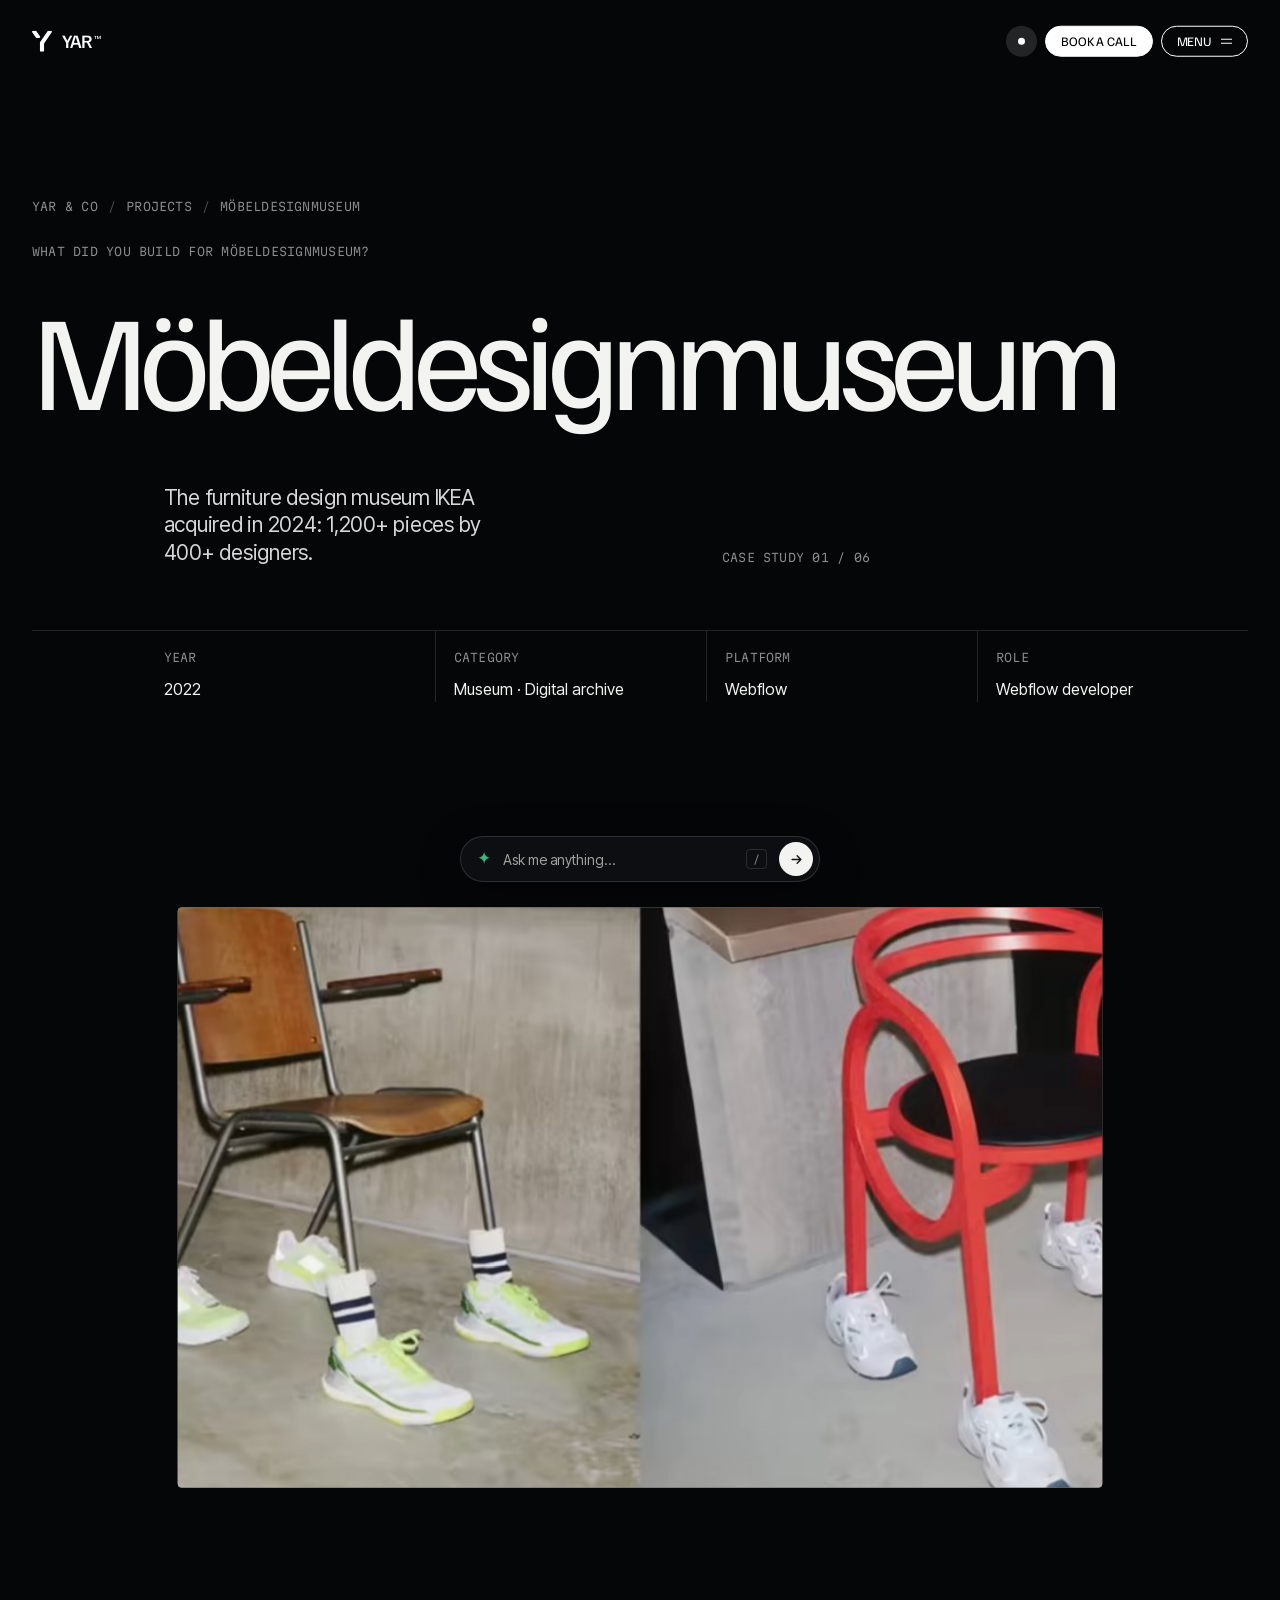
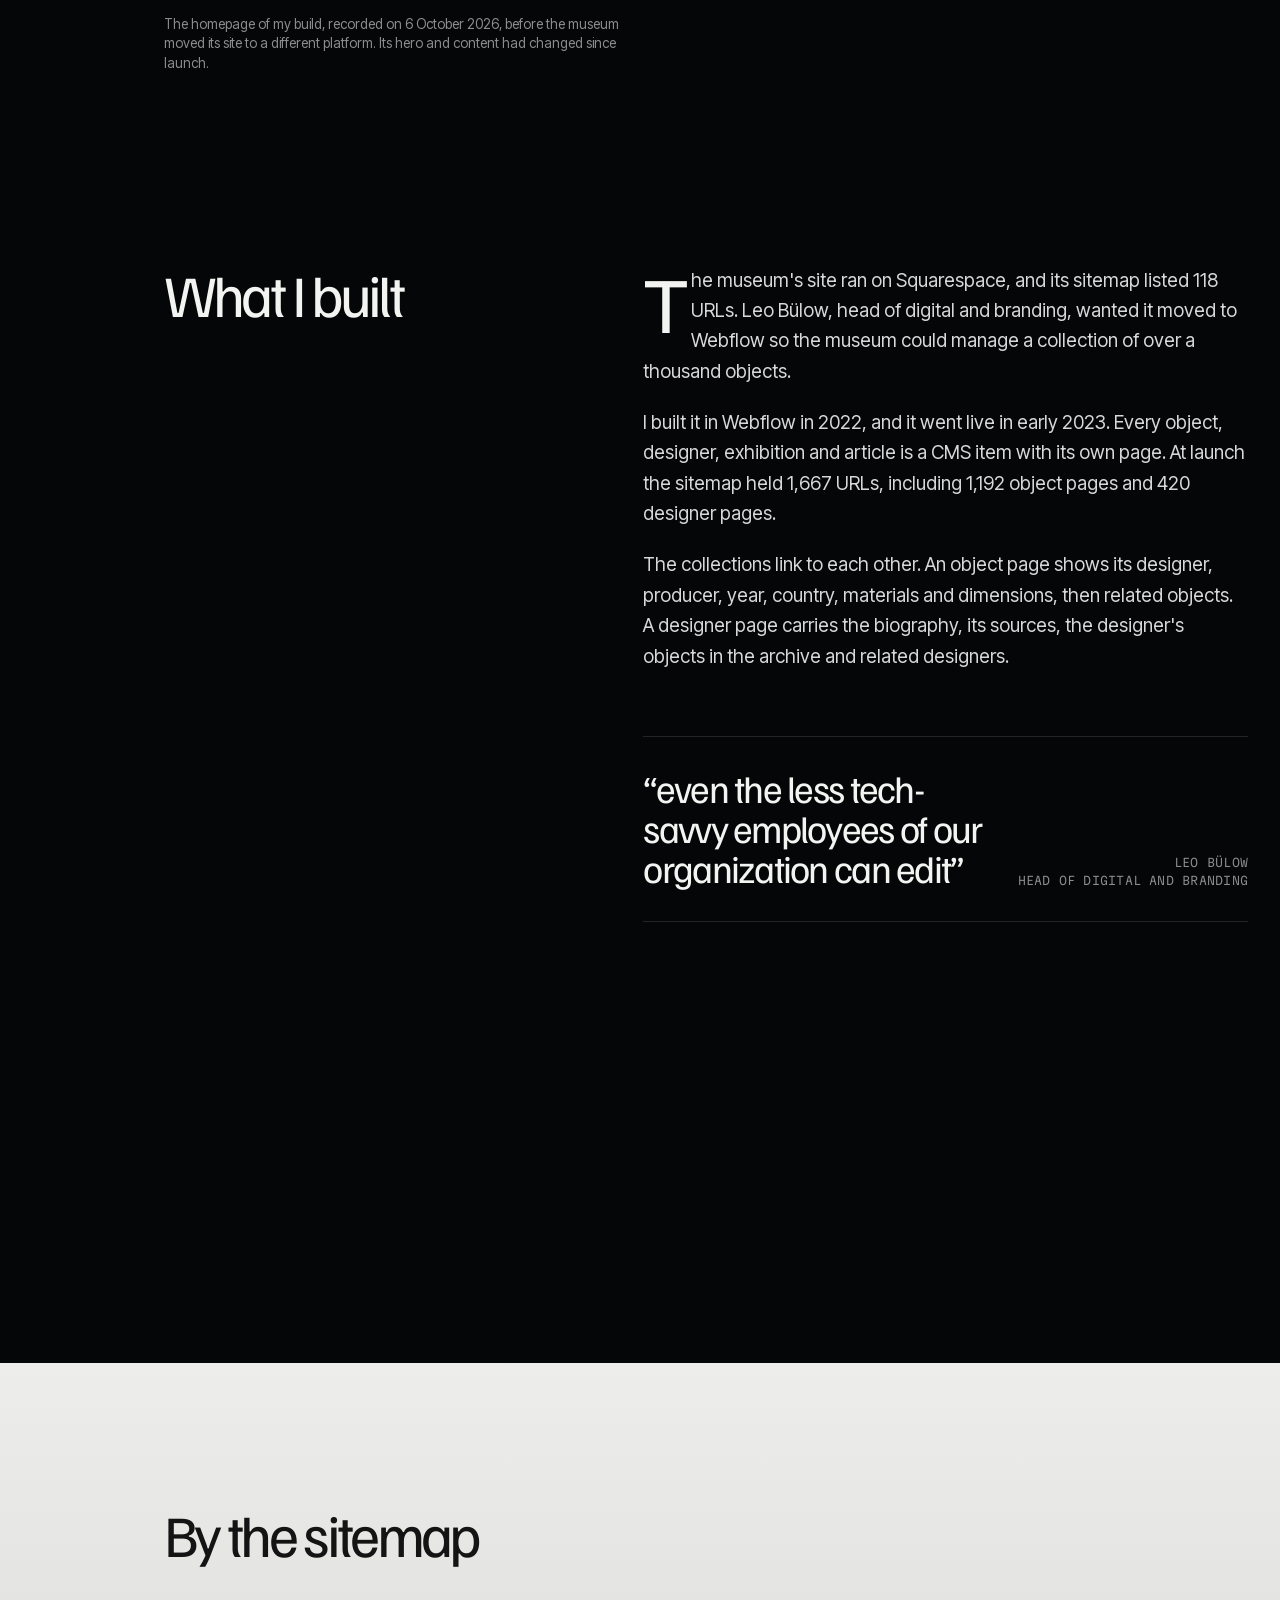
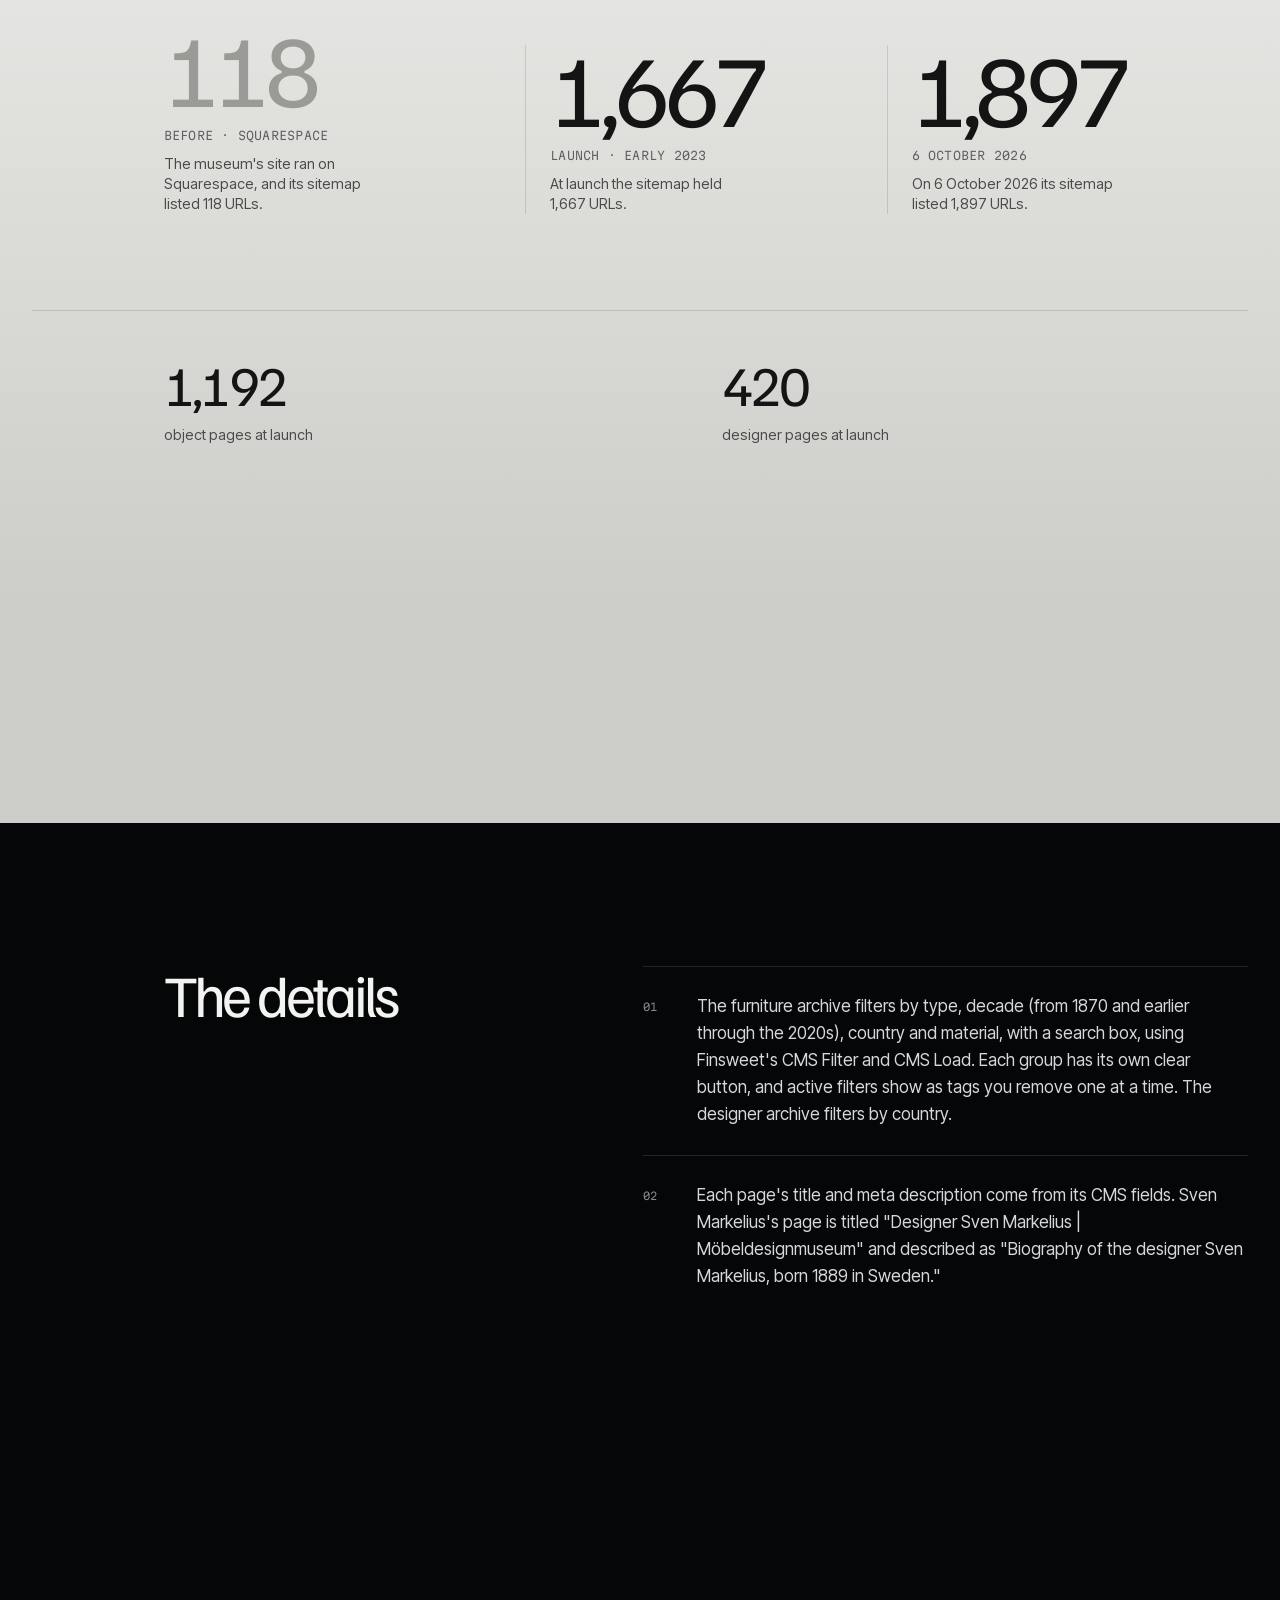
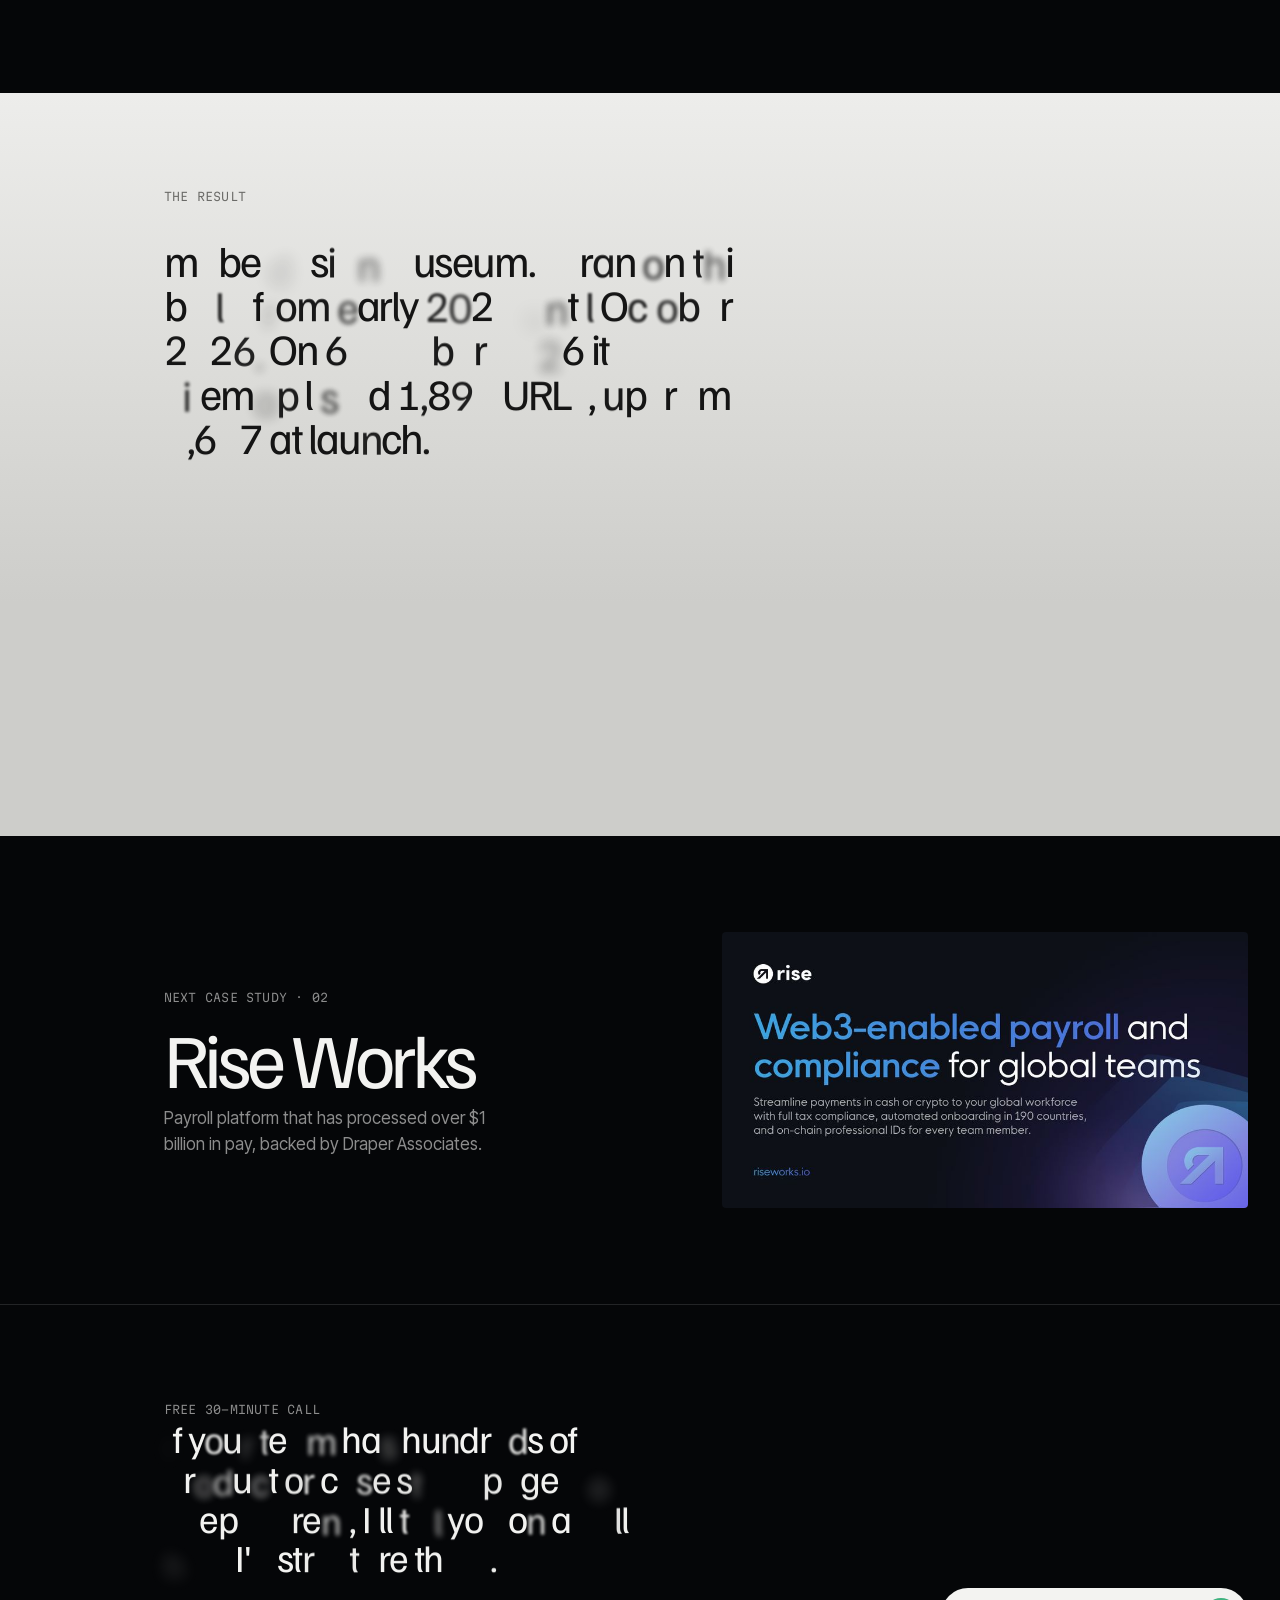
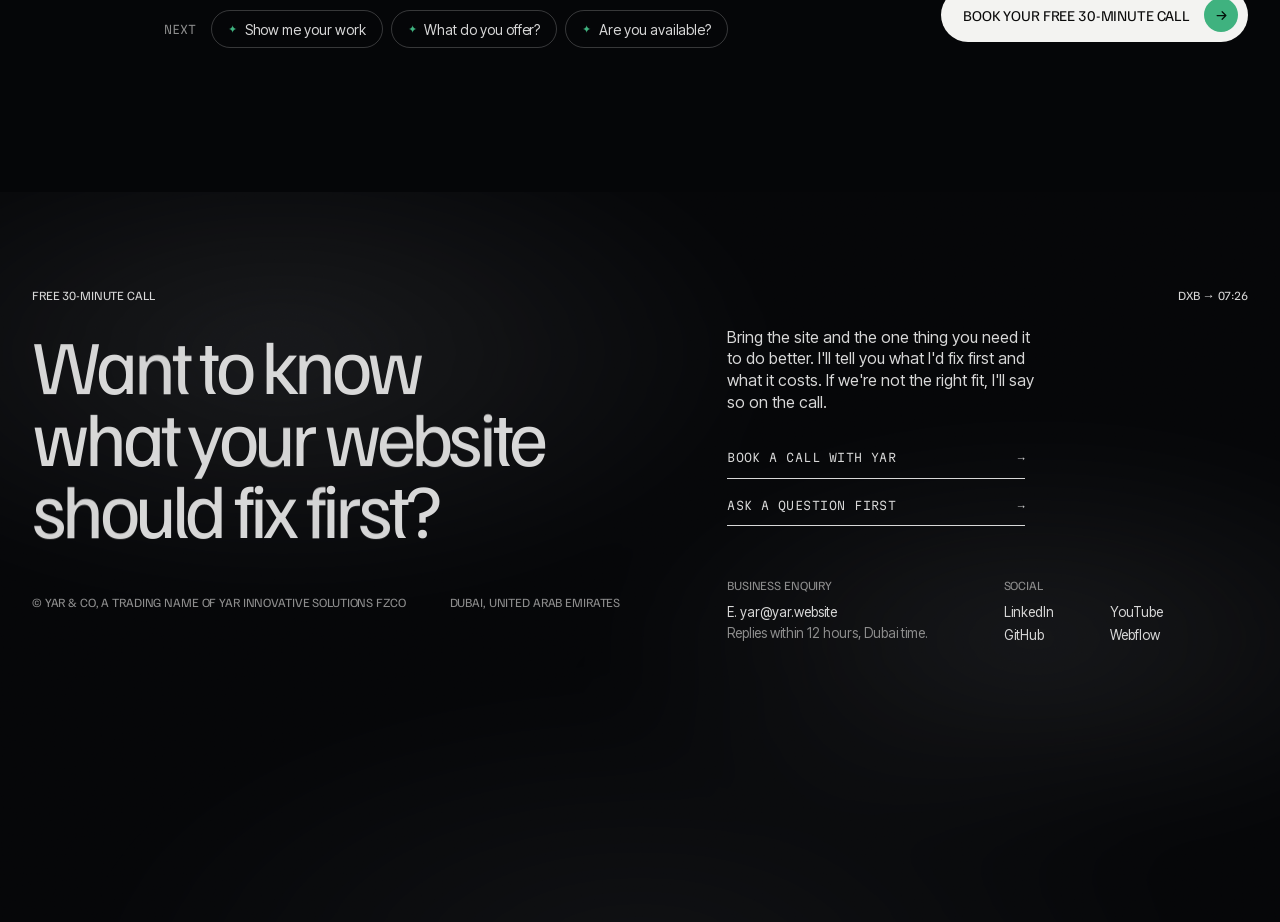
<file: case-study-mobeldesignmuseum.html>
<!doctype html>
<html lang="en">
<head>
<meta charset="utf-8">
<meta name="robots" content="noindex, nofollow">
<meta name="viewport" content="width=device-width, initial-scale=1, viewport-fit=cover">
<meta name="theme-color" content="#050608"><meta name="color-scheme" content="dark">
<title>Möbeldesignmuseum | Yar &amp; Co</title>
<meta name="description" content="The Webflow archive I built for Möbeldesignmuseum: every object, designer and exhibition a CMS page, filterable by type, decade, country and material.">
<link rel="icon" href="assets/brand/mark-y.svg" type="image/svg+xml">
<link rel="apple-touch-icon" href="assets/brand/apple-touch-icon.png">
<script type="application/ld+json">{"@context": "https://schema.org", "@graph": [{"@type": "Organization", "@id": "https://yar.website/#org", "name": "Yar & Co", "legalName": "YAR Innovative Solutions FZCO", "url": "https://yar.website/", "email": "yar@yar.website", "description": "A small Dubai studio led by Yar Al Roshidi that designs, builds and runs websites for B2B tech companies.", "address": {"@type": "PostalAddress", "addressLocality": "Dubai", "addressCountry": "AE"}, "areaServed": ["US", "AE", "Worldwide"], "founder": {"@id": "https://yar.website/#yar"}, "contactPoint": {"@type": "ContactPoint", "contactType": "sales", "email": "yar@yar.website", "url": "https://cal.com/yaroshidi/discovery", "availableLanguage": ["en", "es", "ar"]}, "sameAs": ["https://www.linkedin.com/in/yaroshidi/", "https://www.youtube.com/@yaroshidi", "https://www.tiktok.com/@yaroshidi", "https://webflow.com/@yar", "https://webflow.com/@yaroshidi", "https://experts.webflow.com/profile/yar-levelflow", "https://contra.com/yaroshidi", "https://yaroshidi.gumroad.com", "https://github.com/yaroshidi", "https://x.com/yaroshidi"]}, {"@type": "Person", "@id": "https://yar.website/#yar", "name": "Yar Al Roshidi", "jobTitle": "Founder", "worksFor": {"@id": "https://yar.website/#org"}, "url": "https://yar.website/about", "hasCredential": {"@type": "EducationalOccupationalCredential", "name": "Webflow Certified Partner"}, "sameAs": ["https://www.linkedin.com/in/yaroshidi/", "https://www.youtube.com/@yaroshidi", "https://www.tiktok.com/@yaroshidi", "https://webflow.com/@yar", "https://webflow.com/@yaroshidi", "https://experts.webflow.com/profile/yar-levelflow", "https://contra.com/yaroshidi", "https://yaroshidi.gumroad.com", "https://github.com/yaroshidi", "https://x.com/yaroshidi"]}, {"@type": "WebSite", "@id": "https://yar.website/#website", "url": "https://yar.website/", "name": "Yar & Co", "publisher": {"@id": "https://yar.website/#org"}}, {"@type": "WebPage", "@id": "https://yar.website/projects/ikea-mobeldesignmuseum#webpage", "url": "https://yar.website/projects/ikea-mobeldesignmuseum", "name": "Möbeldesignmuseum | Yar & Co", "isPartOf": {"@id": "https://yar.website/#website"}, "about": {"@id": "https://yar.website/#org"}, "publisher": {"@id": "https://yar.website/#org"}}, {"@type": "CreativeWork", "name": "Möbeldesignmuseum website", "url": "https://mobeldesignmuseum.se/", "creator": {"@id": "https://yar.website/#org"}, "author": {"@id": "https://yar.website/#yar"}}]}</script>
<script>document.documentElement.classList.add('js');if(/static/.test(location.search)||matchMedia('(prefers-reduced-motion: reduce)').matches)document.documentElement.classList.add('static')</script>
<link rel="preload" as="font" type="font/woff2" href="assets/fonts/familjen-grotesk.woff2" crossorigin>
<link rel="preload" as="font" type="font/woff2" href="assets/fonts/inter-tight-latin.woff2" crossorigin>
<link rel="stylesheet" href="assets/site.css">
</head>
<body data-nav="projects">
<a class="sr" href="#main">Skip to content</a>
<div class="cur" id="cur" aria-hidden="true"><div class="bars"><i></i><i></i><i></i><i></i><i></i><i></i><i></i><i></i><i></i><i></i></div><span class="cy"><svg viewBox="0 0 160 169" aria-hidden="true"><path d="M158.983 4.29278C159.729 5.6484 160.064 7.07933 159.99 8.58556C159.915 10.0918 159.43 11.4474 158.535 12.6524L96.5582 103.027V161.092C96.5582 163.201 95.7751 165.046 94.2089 166.628C92.6427 168.209 90.8155 169 88.7272 169H71.4988C69.2614 169 67.3596 168.209 65.7934 166.628C64.2271 165.046 63.444 163.201 63.444 161.092V94.8931C63.444 93.3868 63.9661 91.8806 65.0102 90.3743L124.75 3.38904C125.496 2.33467 126.428 1.50624 127.547 0.903743C128.666 0.301247 129.896 0 131.239 0H152.047C153.539 0 154.918 0.376559 156.186 1.12968C157.454 1.8828 158.386 2.93717 158.983 4.29278ZM64.7865 53.9987C64.1898 55.3543 63.2576 56.4087 61.9897 57.1618C60.7218 57.9149 59.342 58.2914 57.8504 58.2914H37.0422C34.3572 58.2914 32.1198 57.1618 30.3298 54.9024L1.24303 12.6524C0.49721 11.4474 0.0870118 10.0918 0.0124303 8.58556C-0.0621513 7.07933 0.198884 5.6484 0.795536 4.29278C1.39219 2.93717 2.32446 1.8828 3.59234 1.12968C4.86023 0.376559 6.23999 0 7.73162 0H28.7636C31.2994 0 33.4622 1.12968 35.2522 3.38904L64.339 45.639C65.0848 46.844 65.495 48.1996 65.5696 49.7059C65.6442 51.2121 65.3832 52.6431 64.7865 53.9987Z" fill="currentColor"/></svg></span><span class="cl">Yar &amp; Co · Dubai</span><span class="cl cr">Möbeldesignmuseum</span></div>
<header class="hdr">
  <a class="logo" href="https://yaroshidi.github.io/yar-trionn-preview/" aria-label="Yar &amp; Co, home"><svg viewBox="0 0 160 169" aria-hidden="true"><path d="M158.983 4.29278C159.729 5.6484 160.064 7.07933 159.99 8.58556C159.915 10.0918 159.43 11.4474 158.535 12.6524L96.5582 103.027V161.092C96.5582 163.201 95.7751 165.046 94.2089 166.628C92.6427 168.209 90.8155 169 88.7272 169H71.4988C69.2614 169 67.3596 168.209 65.7934 166.628C64.2271 165.046 63.444 163.201 63.444 161.092V94.8931C63.444 93.3868 63.9661 91.8806 65.0102 90.3743L124.75 3.38904C125.496 2.33467 126.428 1.50624 127.547 0.903743C128.666 0.301247 129.896 0 131.239 0H152.047C153.539 0 154.918 0.376559 156.186 1.12968C157.454 1.8828 158.386 2.93717 158.983 4.29278ZM64.7865 53.9987C64.1898 55.3543 63.2576 56.4087 61.9897 57.1618C60.7218 57.9149 59.342 58.2914 57.8504 58.2914H37.0422C34.3572 58.2914 32.1198 57.1618 30.3298 54.9024L1.24303 12.6524C0.49721 11.4474 0.0870118 10.0918 0.0124303 8.58556C-0.0621513 7.07933 0.198884 5.6484 0.795536 4.29278C1.39219 2.93717 2.32446 1.8828 3.59234 1.12968C4.86023 0.376559 6.23999 0 7.73162 0H28.7636C31.2994 0 33.4622 1.12968 35.2522 3.38904L64.339 45.639C65.0848 46.844 65.495 48.1996 65.5696 49.7059C65.6442 51.2121 65.3832 52.6431 64.7865 53.9987Z" fill="currentColor"/></svg><span class="wm">YAR<span class="tm" aria-hidden="true">™</span></span></a>
  <div class="hdr-r">
    <span class="dotchip" title="Taking new projects" aria-hidden="true"><i></i></span>
    <a class="pill fill" href="https://cal.com/yaroshidi/discovery">Book a call</a>
    <button class="pill" id="menuBtn" aria-expanded="false" aria-controls="menu">Menu <span class="bars"><i></i><i></i></span></button>
  </div>
</header>
<div class="veil" id="veil"></div>
<aside class="menu" id="menu" aria-label="Menu">
  <div class="close"><button class="pill" id="menuClose">Close ✕</button></div>
  <div>
    <nav>
      <a data-k="home" href="https://yaroshidi.github.io/yar-trionn-preview/">Home</a>
      <a data-k="services" href="services.html">Services</a>
      <a data-k="projects" href="projects.html">Projects</a>
      <a data-k="ai" href="ai.html">How we work</a>
      <a data-k="aeo" href="https://yar.website/aeo">AEO</a>
      <a data-k="about" href="about.html">About</a>
    </nav>
    <a class="chip" href="answers.html" data-ask-open><span class="star">✦</span>&nbsp; Ask Yar a question</a>
  </div>
  <div class="meta">
    <div><div class="cap">Business enquiry</div><a href="mailto:yar@yar.website">E.&nbsp;&nbsp; yar@yar.website</a><br><a href="https://cal.com/yaroshidi/discovery">C.&nbsp;&nbsp; Book your free 30-minute call</a></div>
    <div><div class="cap">Social</div><div class="soc"><a href="https://www.linkedin.com/in/yaroshidi/">LinkedIn</a><a href="https://www.youtube.com/@yaroshidi">YouTube</a><a href="https://github.com/yaroshidi">GitHub</a><a href="https://webflow.com/@yar">Webflow</a></div></div>
  </div>
</aside>
<main id="main">
<section class="phero cs-hero"><nav class="crumb mono intro-rv" aria-label="Breadcrumb"><a href="https://yaroshidi.github.io/yar-trionn-preview/">Yar &amp; Co</a><i>/</i><a href="projects.html">Projects</a><i>/</i><span>Möbeldesignmuseum</span></nav>
 <p class="mono lbl intro-rv" style="margin-top:28px">What did you build for Möbeldesignmuseum?</p>
 <h1 class="display">Möbeldesignmuseum</h1>
 <div class="row"><p class="lead intro-rv">The furniture design museum IKEA acquired in 2024: 1,200+ pieces by 400+ designers.</p><div class="intro-rv"><p class="mono lbl">Case study 01 / 06</p></div></div>
 <div class="cs-meta intro-rv"><div><span class="mono">Year</span><b>2022</b></div><div><span class="mono">Category</span><b>Museum · Digital archive</b></div><div><span class="mono">Platform</span><b>Webflow</b></div><div><span class="mono">Role</span><b>Webflow developer</b></div></div>
</section>
<figure class="frame"><div class="browser" data-rv><div class="bar"><i></i><i></i><i></i><span class="mono">mobeldesignmuseum.se</span></div><div class="vid"><video src="assets/media/mobeldesignmuseum.mp4" poster="assets/media/mobeldesignmuseum-poster.jpg" muted loop playsinline autoplay preload="metadata" aria-label="Screen recording of the Möbeldesignmuseum homepage"></video></div></div>
 <figcaption><span>The homepage of my build, recorded on 6 October 2026, before the museum moved its site to a different platform. Its hero and content had changed since launch.</span></figcaption></figure>
<section class="built"><h2 class="display split">What I built</h2><div class="txt"><p class="rv">The museum&#x27;s site ran on Squarespace, and its sitemap listed 118 URLs. Leo Bülow, head of digital and branding, wanted it moved to Webflow so the museum could manage a collection of over a thousand objects.</p><p class="rv">I built it in Webflow in 2022, and it went live in early 2023. Every object, designer, exhibition and article is a CMS item with its own page. At launch the sitemap held 1,667 URLs, including 1,192 object pages and 420 designer pages.</p><p class="rv">The collections link to each other. An object page shows its designer, producer, year, country, materials and dimensions, then related objects. A designer page carries the biography, its sources, the designer&#x27;s objects in the archive and related designers.</p>
 <div class="pull rv"><q>even the less tech-savvy employees of our organization can edit</q><span class="mono">Leo Bülow<br>Head of digital and branding</span></div></div></section>
<div class="blinds" aria-hidden="true" style="--from:#050608;--to:#EDEDEB"><i style="height:8.3333%"></i><i style="height:8.3333%"></i><i style="height:8.3333%"></i><i style="height:8.3333%"></i><i style="height:8.3333%"></i><i style="height:8.3333%"></i><i style="height:8.3333%"></i><i style="height:8.3333%"></i><i style="height:8.3333%"></i><i style="height:8.3333%"></i><i style="height:8.3333%"></i><i style="height:8.3333%"></i></div>
<section class="numbers light"><div class="sec-h"><h2 class="display split" style="color:var(--ink-dd)">By the sitemap</h2></div>
 <div class="flow"><div class="rv"><b>118</b><span class="mono">Before · Squarespace</span><p>The museum's site ran on Squarespace, and its sitemap listed 118 URLs.</p></div>
  <div class="rv"><b>1,667</b><span class="mono">Launch · early 2023</span><p>At launch the sitemap held 1,667 URLs.</p></div>
  <div class="rv"><b>1,897</b><span class="mono">6 October 2026</span><p>On 6 October 2026 its sitemap listed 1,897 URLs.</p></div></div>
 <div class="split2"><div class="rv"><b>1,192</b><p>object pages at launch</p></div><div class="rv"><b>420</b><p>designer pages at launch</p></div></div>
</section>
<div class="blinds" aria-hidden="true" style="--from:#CDCDCA;--to:#050608"><i style="height:8.3333%"></i><i style="height:8.3333%"></i><i style="height:8.3333%"></i><i style="height:8.3333%"></i><i style="height:8.3333%"></i><i style="height:8.3333%"></i><i style="height:8.3333%"></i><i style="height:8.3333%"></i><i style="height:8.3333%"></i><i style="height:8.3333%"></i><i style="height:8.3333%"></i><i style="height:8.3333%"></i></div>
<section class="details"><div class="in"><h2 class="display split">The details</h2><ol><li class="rv">The furniture archive filters by type, decade (from 1870 and earlier through the 2020s), country and material, with a search box, using Finsweet&#x27;s CMS Filter and CMS Load. Each group has its own clear button, and active filters show as tags you remove one at a time. The designer archive filters by country.</li><li class="rv">Each page&#x27;s title and meta description come from its CMS fields. Sven Markelius&#x27;s page is titled &quot;Designer Sven Markelius | Möbeldesignmuseum&quot; and described as &quot;Biography of the designer Sven Markelius, born 1889 in Sweden.&quot;</li></ol></div></section>
<div class="blinds" aria-hidden="true" style="--from:#050608;--to:#EDEDEB"><i style="height:8.3333%"></i><i style="height:8.3333%"></i><i style="height:8.3333%"></i><i style="height:8.3333%"></i><i style="height:8.3333%"></i><i style="height:8.3333%"></i><i style="height:8.3333%"></i><i style="height:8.3333%"></i><i style="height:8.3333%"></i><i style="height:8.3333%"></i><i style="height:8.3333%"></i><i style="height:8.3333%"></i></div>
<section class="result light"><div class="in"><div><p class="mono lbl">The result</p><p class="big split">mobeldesignmuseum.se ran on this build from early 2023 until October 2026. On 6 October 2026 its sitemap listed 1,897 URLs, up from 1,667 at launch.</p></div></div></section>
<div class="blinds" aria-hidden="true" style="--from:#CDCDCA;--to:#050608"><i style="height:8.3333%"></i><i style="height:8.3333%"></i><i style="height:8.3333%"></i><i style="height:8.3333%"></i><i style="height:8.3333%"></i><i style="height:8.3333%"></i><i style="height:8.3333%"></i><i style="height:8.3333%"></i><i style="height:8.3333%"></i><i style="height:8.3333%"></i><i style="height:8.3333%"></i><i style="height:8.3333%"></i></div>
<a class="nextproj" href="https://yar.website/projects/rise-works"><div class="l"><span class="mono lbl">Next case study · 02</span><h3>Rise Works</h3><p class="lbl" style="margin-top:14px;max-width:36ch">Payroll platform that has processed over $1 billion in pay, backed by Draper Associates.</p></div><div class="mask"><img src="assets/img/rise-works.jpg" alt="Rise Works website" loading="lazy"></div></a>
<section class="close-band">
  <div><p class="mono lbl">Free 30-minute call</p><p class="big split">If your team has hundreds of product or case study pages to keep current, I&#x27;ll tell you on a call how I&#x27;d structure them.</p><div class="next"><div class="next-chips"><span class="mono lbl">Next</span><a class="chip2" href="projects.html"><span class="star">✦</span><span class="t">Show me your work</span></a><a class="chip2" href="services.html"><span class="star">✦</span><span class="t">What do you offer?</span></a><a class="chip2" href="contact.html"><span class="star">✦</span><span class="t">Are you available?</span></a></div></div></div>
  <div class="acts"><a class="btn " href="https://cal.com/yaroshidi/discovery"><span class="t">Book your free 30-minute call</span><span class="dot"><svg viewBox="0 0 24 24" fill="none" stroke="currentColor" stroke-width="2" stroke-linecap="round" stroke-linejoin="round" aria-hidden="true"><path d="M5 12h14M13 6l6 6-6 6"/></svg></span></a></div>
</section>
</main>
<footer class="foot" id="contact">
  <div class="smoke" aria-hidden="true"></div><div class="grain" aria-hidden="true"></div>
  <div class="top"><span class="cap">Free 30-minute call</span><span class="cap">DXB → <span data-clock>--:--</span></span></div>
  <div class="grid">
    <div>
      <h2 class="display split">Want to know what your website should fix first?</h2>
      <div class="left-meta cap"><span>© Yar &amp; Co, a trading name of YAR Innovative Solutions FZCO</span><span>Dubai, United Arab Emirates</span></div>
    </div>
    <div class="right rv">
      <p class="lede">Bring the site and the one thing you need it to do better. I'll tell you what I'd fix first and what it costs. If we're not the right fit, I'll say so on the call.</p>
      <a class="mlink" href="https://cal.com/yaroshidi/discovery"><span class="t">Book a call with Yar</span><span class="ar">→</span></a>
      <a class="mlink" href="answers.html" data-ask-open><span class="t">Ask a question first</span><span class="ar">→</span></a>
      <div class="meta">
        <div><div class="cap">Business enquiry</div><a href="mailto:yar@yar.website">E. yar@yar.website</a><br><span style="color:var(--mute)">Replies within 12 hours, Dubai time.</span></div>
        <div><div class="cap">Social</div><div class="soc"><a href="https://www.linkedin.com/in/yaroshidi/">LinkedIn</a><a href="https://www.youtube.com/@yaroshidi">YouTube</a><a href="https://github.com/yaroshidi">GitHub</a><a href="https://webflow.com/@yar">Webflow</a></div></div>
      </div>
    </div>
  </div>
  <div class="word" aria-hidden="true" id="word">Yar.website</div>
</footer>
<div class="ask" id="ask">
  <button class="ask-pill" id="askPill" type="button" aria-label="Ask me anything" aria-expanded="false" aria-controls="askPanel" aria-keyshortcuts="/ Control+K Meta+K"><span class="star" aria-hidden="true">✦</span><span class="ph" aria-hidden="true">Ask me anything…</span><kbd aria-hidden="true">/</kbd><span class="ask-go" aria-hidden="true"><svg width="15" height="15" viewBox="0 0 24 24" fill="none" stroke="currentColor" stroke-width="2.2" stroke-linecap="round" stroke-linejoin="round"><path d="M5 12h14M13 6l6 6-6 6"/></svg></span></button>
  <section class="ask-panel" id="askPanel" role="dialog" aria-modal="true" aria-labelledby="askTitle" aria-hidden="true" inert>
    <header class="ask-head" style="--k:0"><span class="ask-mark" aria-hidden="true"><svg viewBox="0 0 160 169" aria-hidden="true"><path d="M158.983 4.29278C159.729 5.6484 160.064 7.07933 159.99 8.58556C159.915 10.0918 159.43 11.4474 158.535 12.6524L96.5582 103.027V161.092C96.5582 163.201 95.7751 165.046 94.2089 166.628C92.6427 168.209 90.8155 169 88.7272 169H71.4988C69.2614 169 67.3596 168.209 65.7934 166.628C64.2271 165.046 63.444 163.201 63.444 161.092V94.8931C63.444 93.3868 63.9661 91.8806 65.0102 90.3743L124.75 3.38904C125.496 2.33467 126.428 1.50624 127.547 0.903743C128.666 0.301247 129.896 0 131.239 0H152.047C153.539 0 154.918 0.376559 156.186 1.12968C157.454 1.8828 158.386 2.93717 158.983 4.29278ZM64.7865 53.9987C64.1898 55.3543 63.2576 56.4087 61.9897 57.1618C60.7218 57.9149 59.342 58.2914 57.8504 58.2914H37.0422C34.3572 58.2914 32.1198 57.1618 30.3298 54.9024L1.24303 12.6524C0.49721 11.4474 0.0870118 10.0918 0.0124303 8.58556C-0.0621513 7.07933 0.198884 5.6484 0.795536 4.29278C1.39219 2.93717 2.32446 1.8828 3.59234 1.12968C4.86023 0.376559 6.23999 0 7.73162 0H28.7636C31.2994 0 33.4622 1.12968 35.2522 3.38904L64.339 45.639C65.0848 46.844 65.495 48.1996 65.5696 49.7059C65.6442 51.2121 65.3832 52.6431 64.7865 53.9987Z" fill="currentColor"/></svg></span><div><h2 id="askTitle">Ask Yar</h2><p class="mono">Answers from yar.website</p></div><button class="pill" id="askClose" type="button" aria-label="Close chat">Close ✕</button></header>
    <div class="ask-log" id="askLog" role="log" aria-live="polite" aria-label="Conversation" tabindex="-1" data-lenis-prevent style="--k:1"></div>
    <form class="ask-form" id="askForm" action="https://yar.website/ask" method="get" autocomplete="off" style="--k:2"><label class="sr" for="askInput">Your question</label><input class="ask-hp" id="askHp" name="hp" type="text" tabindex="-1" autocomplete="off" aria-hidden="true"><input id="askInput" name="q" type="text" placeholder="Ask me anything…" enterkeyhint="send" maxlength="300" autocomplete="off"><button class="ask-send" type="submit" aria-label="Send question"><svg width="15" height="15" viewBox="0 0 24 24" fill="none" stroke="currentColor" stroke-width="2.2" stroke-linecap="round" stroke-linejoin="round" aria-hidden="true"><path d="M5 12h14M13 6l6 6-6 6"/></svg></button></form>
    <p class="ask-note mono" style="--k:3">Prototype · scripted answers from yar.website</p>
  </section>
</div>
<script defer src="assets/vendor/gsap.min.js"></script>
<script defer src="assets/vendor/ScrollTrigger.min.js"></script>
<script defer src="assets/vendor/lenis.min.js"></script>
<script defer src="assets/js/ask.js"></script>
<script defer src="assets/site.js"></script>
</body>
</html>
</file>
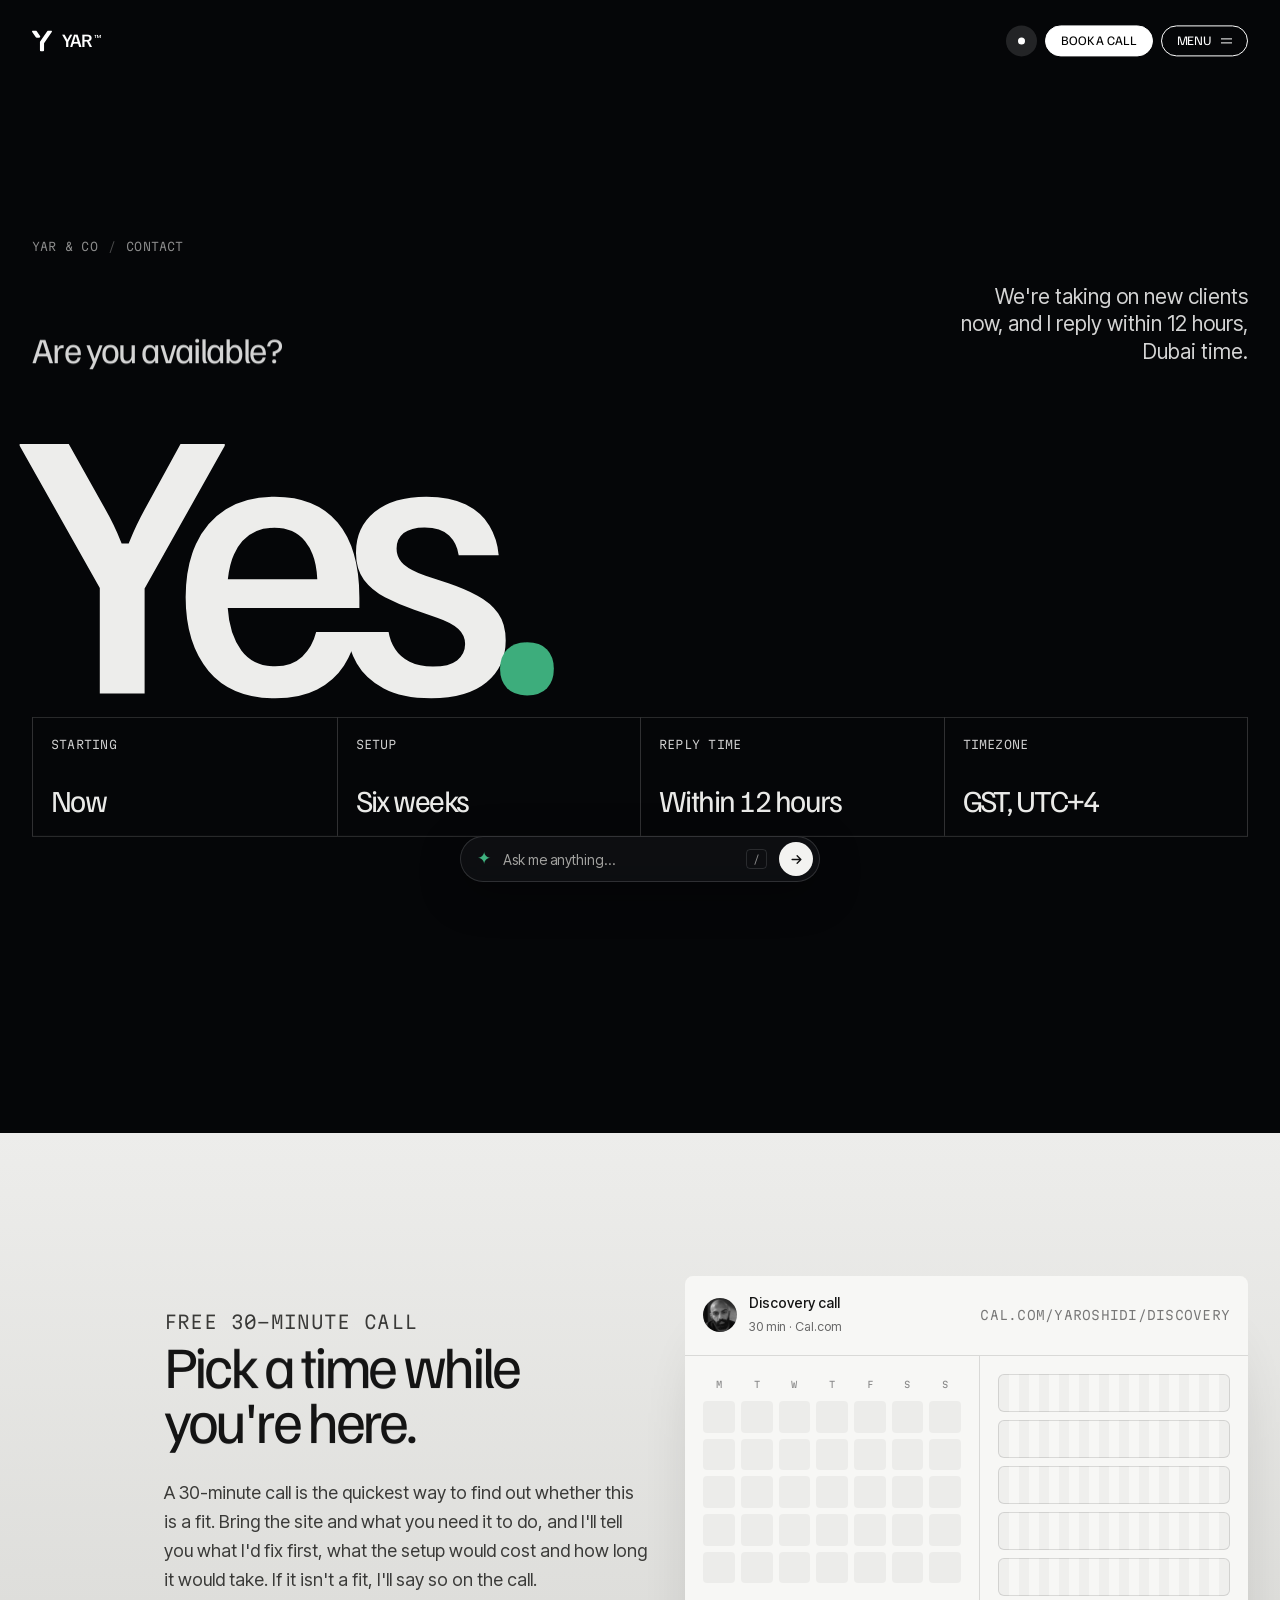
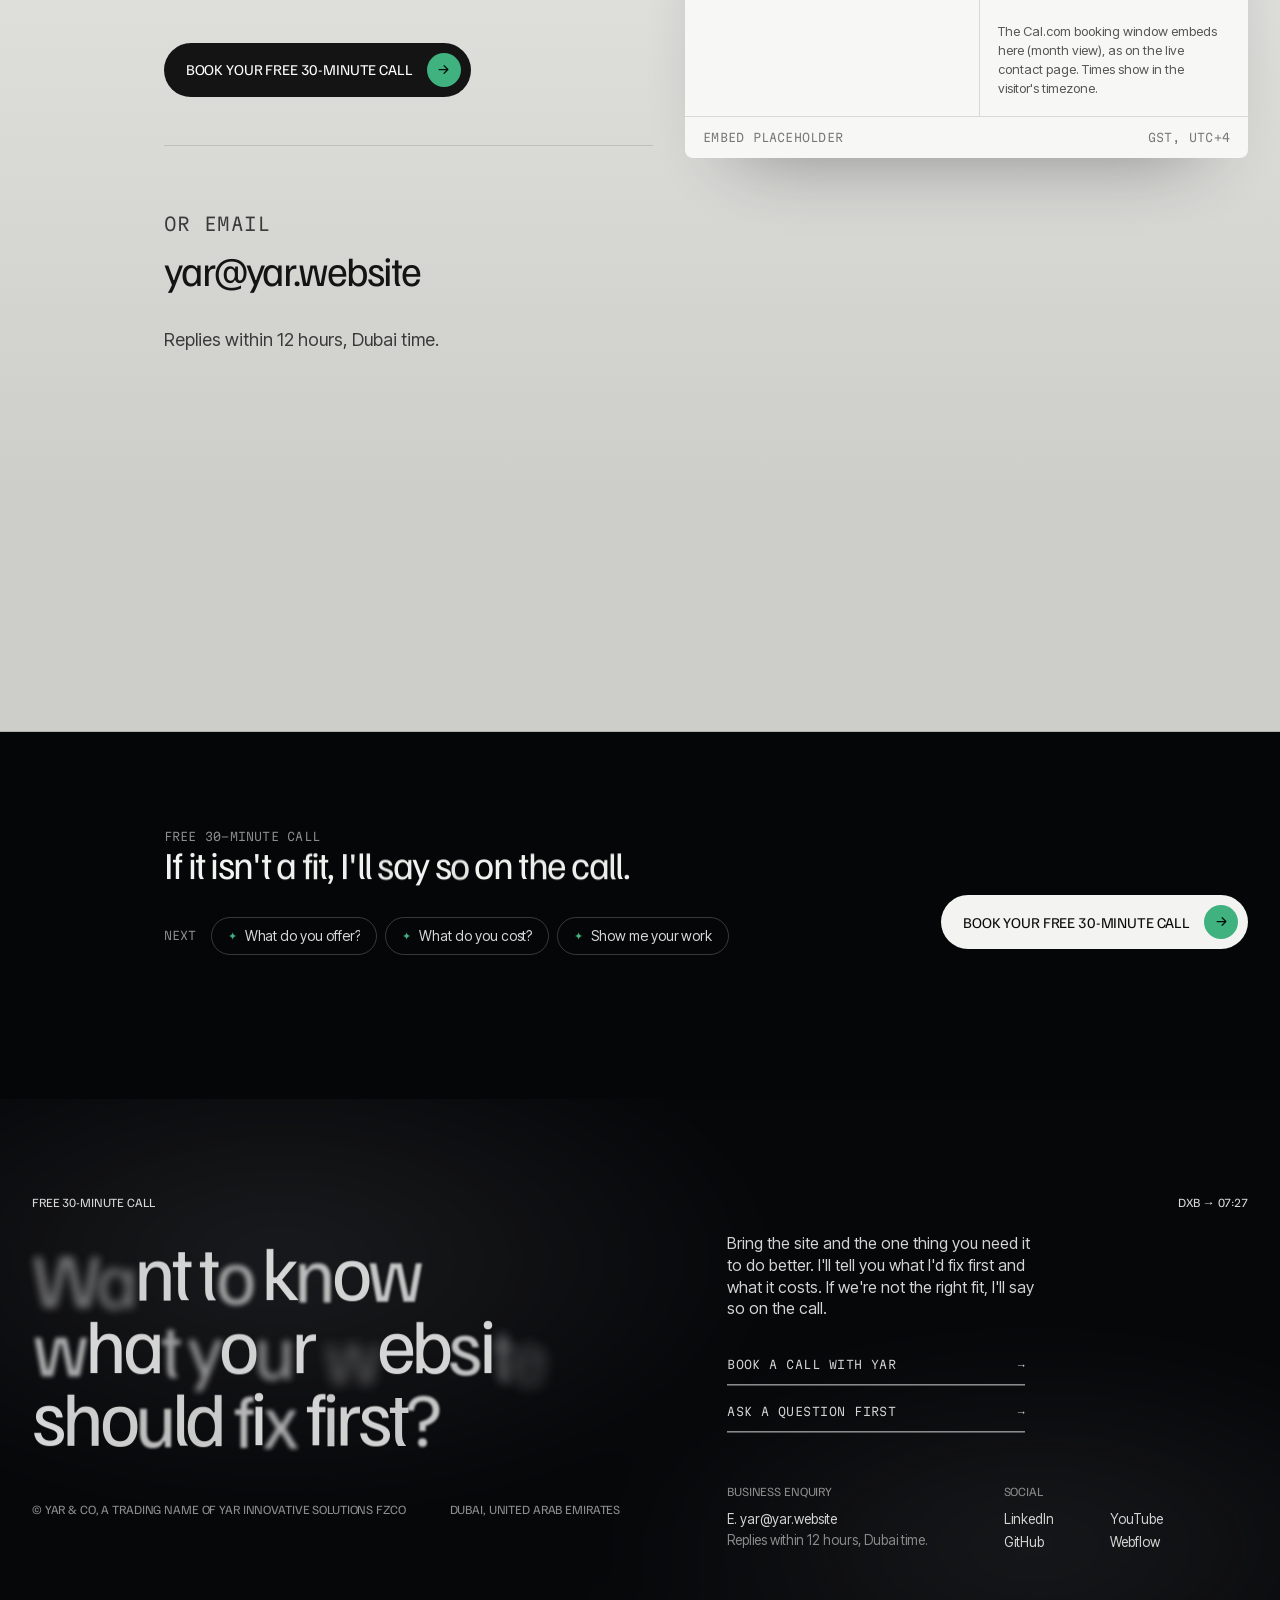
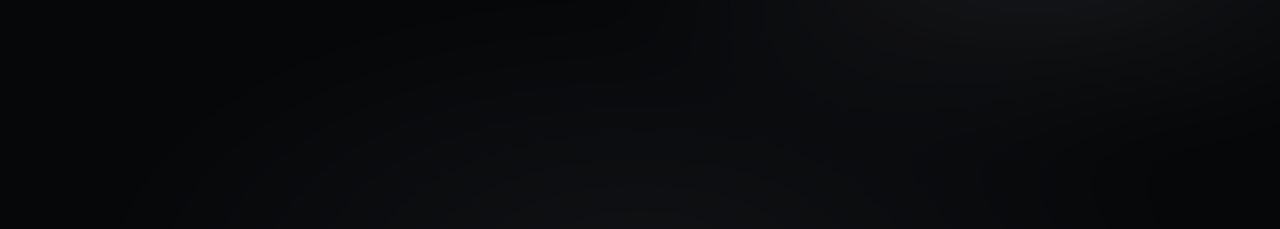
<file: contact.html>
<!doctype html>
<html lang="en">
<head>
<meta charset="utf-8">
<meta name="robots" content="noindex, nofollow">
<meta name="viewport" content="width=device-width, initial-scale=1, viewport-fit=cover">
<meta name="theme-color" content="#050608"><meta name="color-scheme" content="dark">
<title>Are you available? | Yar &amp; Co</title>
<meta name="description" content="Yes. We&#x27;re taking on new clients now and I reply within 12 hours, Dubai time. A 30-minute call is the quickest way to see if we&#x27;re a fit.">
<link rel="icon" href="assets/brand/mark-y.svg" type="image/svg+xml">
<link rel="apple-touch-icon" href="assets/brand/apple-touch-icon.png">
<script type="application/ld+json">{"@context": "https://schema.org", "@graph": [{"@type": "Organization", "@id": "https://yar.website/#org", "name": "Yar & Co", "legalName": "YAR Innovative Solutions FZCO", "url": "https://yar.website/", "email": "yar@yar.website", "description": "A small Dubai studio led by Yar Al Roshidi that designs, builds and runs websites for B2B tech companies.", "address": {"@type": "PostalAddress", "addressLocality": "Dubai", "addressCountry": "AE"}, "areaServed": ["US", "AE", "Worldwide"], "founder": {"@id": "https://yar.website/#yar"}, "contactPoint": {"@type": "ContactPoint", "contactType": "sales", "email": "yar@yar.website", "url": "https://cal.com/yaroshidi/discovery", "availableLanguage": ["en", "es", "ar"]}, "sameAs": ["https://www.linkedin.com/in/yaroshidi/", "https://www.youtube.com/@yaroshidi", "https://www.tiktok.com/@yaroshidi", "https://webflow.com/@yar", "https://webflow.com/@yaroshidi", "https://experts.webflow.com/profile/yar-levelflow", "https://contra.com/yaroshidi", "https://yaroshidi.gumroad.com", "https://github.com/yaroshidi", "https://x.com/yaroshidi"]}, {"@type": "Person", "@id": "https://yar.website/#yar", "name": "Yar Al Roshidi", "jobTitle": "Founder", "worksFor": {"@id": "https://yar.website/#org"}, "url": "https://yar.website/about", "hasCredential": {"@type": "EducationalOccupationalCredential", "name": "Webflow Certified Partner"}, "sameAs": ["https://www.linkedin.com/in/yaroshidi/", "https://www.youtube.com/@yaroshidi", "https://www.tiktok.com/@yaroshidi", "https://webflow.com/@yar", "https://webflow.com/@yaroshidi", "https://experts.webflow.com/profile/yar-levelflow", "https://contra.com/yaroshidi", "https://yaroshidi.gumroad.com", "https://github.com/yaroshidi", "https://x.com/yaroshidi"]}, {"@type": "WebSite", "@id": "https://yar.website/#website", "url": "https://yar.website/", "name": "Yar & Co", "publisher": {"@id": "https://yar.website/#org"}}, {"@type": "ContactPage", "@id": "https://yar.website/contact#webpage", "url": "https://yar.website/contact", "name": "Are you available? | Yar & Co", "isPartOf": {"@id": "https://yar.website/#website"}, "about": {"@id": "https://yar.website/#org"}, "publisher": {"@id": "https://yar.website/#org"}}]}</script>
<script>document.documentElement.classList.add('js');if(/static/.test(location.search)||matchMedia('(prefers-reduced-motion: reduce)').matches)document.documentElement.classList.add('static')</script>
<link rel="preload" as="font" type="font/woff2" href="assets/fonts/familjen-grotesk.woff2" crossorigin>
<link rel="preload" as="font" type="font/woff2" href="assets/fonts/inter-tight-latin.woff2" crossorigin>
<link rel="stylesheet" href="assets/site.css">
</head>
<body data-nav="contact">
<a class="sr" href="#main">Skip to content</a>
<div class="cur" id="cur" aria-hidden="true"><div class="bars"><i></i><i></i><i></i><i></i><i></i><i></i><i></i><i></i><i></i><i></i></div><span class="cy"><svg viewBox="0 0 160 169" aria-hidden="true"><path d="M158.983 4.29278C159.729 5.6484 160.064 7.07933 159.99 8.58556C159.915 10.0918 159.43 11.4474 158.535 12.6524L96.5582 103.027V161.092C96.5582 163.201 95.7751 165.046 94.2089 166.628C92.6427 168.209 90.8155 169 88.7272 169H71.4988C69.2614 169 67.3596 168.209 65.7934 166.628C64.2271 165.046 63.444 163.201 63.444 161.092V94.8931C63.444 93.3868 63.9661 91.8806 65.0102 90.3743L124.75 3.38904C125.496 2.33467 126.428 1.50624 127.547 0.903743C128.666 0.301247 129.896 0 131.239 0H152.047C153.539 0 154.918 0.376559 156.186 1.12968C157.454 1.8828 158.386 2.93717 158.983 4.29278ZM64.7865 53.9987C64.1898 55.3543 63.2576 56.4087 61.9897 57.1618C60.7218 57.9149 59.342 58.2914 57.8504 58.2914H37.0422C34.3572 58.2914 32.1198 57.1618 30.3298 54.9024L1.24303 12.6524C0.49721 11.4474 0.0870118 10.0918 0.0124303 8.58556C-0.0621513 7.07933 0.198884 5.6484 0.795536 4.29278C1.39219 2.93717 2.32446 1.8828 3.59234 1.12968C4.86023 0.376559 6.23999 0 7.73162 0H28.7636C31.2994 0 33.4622 1.12968 35.2522 3.38904L64.339 45.639C65.0848 46.844 65.495 48.1996 65.5696 49.7059C65.6442 51.2121 65.3832 52.6431 64.7865 53.9987Z" fill="currentColor"/></svg></span><span class="cl">Yar &amp; Co · Dubai</span><span class="cl cr">Contact</span></div>
<header class="hdr">
  <a class="logo" href="https://yaroshidi.github.io/yar-trionn-preview/" aria-label="Yar &amp; Co, home"><svg viewBox="0 0 160 169" aria-hidden="true"><path d="M158.983 4.29278C159.729 5.6484 160.064 7.07933 159.99 8.58556C159.915 10.0918 159.43 11.4474 158.535 12.6524L96.5582 103.027V161.092C96.5582 163.201 95.7751 165.046 94.2089 166.628C92.6427 168.209 90.8155 169 88.7272 169H71.4988C69.2614 169 67.3596 168.209 65.7934 166.628C64.2271 165.046 63.444 163.201 63.444 161.092V94.8931C63.444 93.3868 63.9661 91.8806 65.0102 90.3743L124.75 3.38904C125.496 2.33467 126.428 1.50624 127.547 0.903743C128.666 0.301247 129.896 0 131.239 0H152.047C153.539 0 154.918 0.376559 156.186 1.12968C157.454 1.8828 158.386 2.93717 158.983 4.29278ZM64.7865 53.9987C64.1898 55.3543 63.2576 56.4087 61.9897 57.1618C60.7218 57.9149 59.342 58.2914 57.8504 58.2914H37.0422C34.3572 58.2914 32.1198 57.1618 30.3298 54.9024L1.24303 12.6524C0.49721 11.4474 0.0870118 10.0918 0.0124303 8.58556C-0.0621513 7.07933 0.198884 5.6484 0.795536 4.29278C1.39219 2.93717 2.32446 1.8828 3.59234 1.12968C4.86023 0.376559 6.23999 0 7.73162 0H28.7636C31.2994 0 33.4622 1.12968 35.2522 3.38904L64.339 45.639C65.0848 46.844 65.495 48.1996 65.5696 49.7059C65.6442 51.2121 65.3832 52.6431 64.7865 53.9987Z" fill="currentColor"/></svg><span class="wm">YAR<span class="tm" aria-hidden="true">™</span></span></a>
  <div class="hdr-r">
    <span class="dotchip" title="Taking new projects" aria-hidden="true"><i></i></span>
    <a class="pill fill" href="https://cal.com/yaroshidi/discovery">Book a call</a>
    <button class="pill" id="menuBtn" aria-expanded="false" aria-controls="menu">Menu <span class="bars"><i></i><i></i></span></button>
  </div>
</header>
<div class="veil" id="veil"></div>
<aside class="menu" id="menu" aria-label="Menu">
  <div class="close"><button class="pill" id="menuClose">Close ✕</button></div>
  <div>
    <nav>
      <a data-k="home" href="https://yaroshidi.github.io/yar-trionn-preview/">Home</a>
      <a data-k="services" href="services.html">Services</a>
      <a data-k="projects" href="projects.html">Projects</a>
      <a data-k="ai" href="ai.html">How we work</a>
      <a data-k="aeo" href="https://yar.website/aeo">AEO</a>
      <a data-k="about" href="about.html">About</a>
    </nav>
    <a class="chip" href="answers.html" data-ask-open><span class="star">✦</span>&nbsp; Ask Yar a question</a>
  </div>
  <div class="meta">
    <div><div class="cap">Business enquiry</div><a href="mailto:yar@yar.website">E.&nbsp;&nbsp; yar@yar.website</a><br><a href="https://cal.com/yaroshidi/discovery">C.&nbsp;&nbsp; Book your free 30-minute call</a></div>
    <div><div class="cap">Social</div><div class="soc"><a href="https://www.linkedin.com/in/yaroshidi/">LinkedIn</a><a href="https://www.youtube.com/@yaroshidi">YouTube</a><a href="https://github.com/yaroshidi">GitHub</a><a href="https://webflow.com/@yar">Webflow</a></div></div>
  </div>
</aside>
<main id="main">
<section class="phero ct-hero"><nav class="crumb mono intro-rv" aria-label="Breadcrumb"><a href="https://yaroshidi.github.io/yar-trionn-preview/">Yar &amp; Co</a><i>/</i><span>Contact</span></nav>
 <div class="top"><h1 class="display intro-rv">Are you available?</h1><p class="intro-rv">We're taking on new clients now, and I reply within 12 hours, Dubai time.</p></div>
 <p class="yes display intro-rv" aria-hidden="true">Yes<span class="g">.</span></p>
 <div class="facts4 intro-rv"><div><span class="mono">Starting</span><b>Now</b></div><div><span class="mono">Setup</span><b>Six weeks</b></div><div><span class="mono">Reply time</span><b>Within 12 hours</b></div><div><span class="mono">Timezone</span><b>GST, UTC+4</b></div></div>
</section>
<div class="blinds" aria-hidden="true" style="--from:#050608;--to:#EDEDEB"><i style="height:8.3333%"></i><i style="height:8.3333%"></i><i style="height:8.3333%"></i><i style="height:8.3333%"></i><i style="height:8.3333%"></i><i style="height:8.3333%"></i><i style="height:8.3333%"></i><i style="height:8.3333%"></i><i style="height:8.3333%"></i><i style="height:8.3333%"></i><i style="height:8.3333%"></i><i style="height:8.3333%"></i></div>
<section class="book light"><div class="in">
 <div class="copy"><p class="mono lbl">Free 30-minute call</p><h2 class="display split">Pick a time while you're here.</h2>
  <p class="rv">A 30-minute call is the quickest way to find out whether this is a fit. Bring the site and what you need it to do, and I'll tell you what I'd fix first, what the setup would cost and how long it would take. If it isn't a fit, I'll say so on the call.</p>
  <div class="rv"><a class="btn " href="https://cal.com/yaroshidi/discovery" target="_blank" rel="noopener"><span class="t">Book your free 30-minute call</span><span class="dot"><svg viewBox="0 0 24 24" fill="none" stroke="currentColor" stroke-width="2" stroke-linecap="round" stroke-linejoin="round" aria-hidden="true"><path d="M5 12h14M13 6l6 6-6 6"/></svg></span></a></div>
  <div class="or rv"><p class="mono lbl">Or email</p><a class="mail" href="mailto:yar@yar.website">yar@yar.website</a><p class="note-s">Replies within 12 hours, Dubai time.</p></div>
 </div>
 <div class="cal rv" role="img" aria-label="Placeholder for the embedded Cal.com booking window">
  <div class="ch"><div class="who"><span class="face"><img src="assets/brand/portrait.jpg" alt=""></span><div><b>Discovery call</b><span>30 min · Cal.com</span></div></div><span class="mono" style="color:#777">cal.com/yaroshidi/discovery</span></div>
  <div class="cb"><div class="grid7"><span class="h">M</span><span class="h">T</span><span class="h">W</span><span class="h">T</span><span class="h">F</span><span class="h">S</span><span class="h">S</span><span></span><span></span><span></span><span></span><span></span><span></span><span></span><span></span><span></span><span></span><span></span><span></span><span></span><span></span><span></span><span></span><span></span><span></span><span></span><span></span><span></span><span></span><span></span><span></span><span></span><span></span><span></span><span></span><span></span><span></span><span></span><span></span><span></span><span></span><span></span></div><div class="side"><div class="slots"><i></i><i></i><i></i><i></i><i></i></div><p>The Cal.com booking window embeds here (month view), as on the live contact page. Times show in the visitor's timezone.</p></div></div>
  <div class="cf mono"><span>Embed placeholder</span><span>GST, UTC+4</span></div>
 </div>
</div></section>
<div class="blinds" aria-hidden="true" style="--from:#CDCDCA;--to:#050608"><i style="height:8.3333%"></i><i style="height:8.3333%"></i><i style="height:8.3333%"></i><i style="height:8.3333%"></i><i style="height:8.3333%"></i><i style="height:8.3333%"></i><i style="height:8.3333%"></i><i style="height:8.3333%"></i><i style="height:8.3333%"></i><i style="height:8.3333%"></i><i style="height:8.3333%"></i><i style="height:8.3333%"></i></div>
<section class="close-band">
  <div><p class="mono lbl">Free 30-minute call</p><p class="big split">If it isn't a fit, I'll say so on the call.</p><div class="next"><div class="next-chips"><span class="mono lbl">Next</span><a class="chip2" href="services.html"><span class="star">✦</span><span class="t">What do you offer?</span></a><a class="chip2" href="pricing.html"><span class="star">✦</span><span class="t">What do you cost?</span></a><a class="chip2" href="projects.html"><span class="star">✦</span><span class="t">Show me your work</span></a></div></div></div>
  <div class="acts"><a class="btn " href="https://cal.com/yaroshidi/discovery"><span class="t">Book your free 30-minute call</span><span class="dot"><svg viewBox="0 0 24 24" fill="none" stroke="currentColor" stroke-width="2" stroke-linecap="round" stroke-linejoin="round" aria-hidden="true"><path d="M5 12h14M13 6l6 6-6 6"/></svg></span></a></div>
</section>
</main>
<footer class="foot" id="contact">
  <div class="smoke" aria-hidden="true"></div><div class="grain" aria-hidden="true"></div>
  <div class="top"><span class="cap">Free 30-minute call</span><span class="cap">DXB → <span data-clock>--:--</span></span></div>
  <div class="grid">
    <div>
      <h2 class="display split">Want to know what your website should fix first?</h2>
      <div class="left-meta cap"><span>© Yar &amp; Co, a trading name of YAR Innovative Solutions FZCO</span><span>Dubai, United Arab Emirates</span></div>
    </div>
    <div class="right rv">
      <p class="lede">Bring the site and the one thing you need it to do better. I'll tell you what I'd fix first and what it costs. If we're not the right fit, I'll say so on the call.</p>
      <a class="mlink" href="https://cal.com/yaroshidi/discovery"><span class="t">Book a call with Yar</span><span class="ar">→</span></a>
      <a class="mlink" href="answers.html" data-ask-open><span class="t">Ask a question first</span><span class="ar">→</span></a>
      <div class="meta">
        <div><div class="cap">Business enquiry</div><a href="mailto:yar@yar.website">E. yar@yar.website</a><br><span style="color:var(--mute)">Replies within 12 hours, Dubai time.</span></div>
        <div><div class="cap">Social</div><div class="soc"><a href="https://www.linkedin.com/in/yaroshidi/">LinkedIn</a><a href="https://www.youtube.com/@yaroshidi">YouTube</a><a href="https://github.com/yaroshidi">GitHub</a><a href="https://webflow.com/@yar">Webflow</a></div></div>
      </div>
    </div>
  </div>
  <div class="word" aria-hidden="true" id="word">Yar.website</div>
</footer>
<div class="ask" id="ask">
  <button class="ask-pill" id="askPill" type="button" aria-label="Ask me anything" aria-expanded="false" aria-controls="askPanel" aria-keyshortcuts="/ Control+K Meta+K"><span class="star" aria-hidden="true">✦</span><span class="ph" aria-hidden="true">Ask me anything…</span><kbd aria-hidden="true">/</kbd><span class="ask-go" aria-hidden="true"><svg width="15" height="15" viewBox="0 0 24 24" fill="none" stroke="currentColor" stroke-width="2.2" stroke-linecap="round" stroke-linejoin="round"><path d="M5 12h14M13 6l6 6-6 6"/></svg></span></button>
  <section class="ask-panel" id="askPanel" role="dialog" aria-modal="true" aria-labelledby="askTitle" aria-hidden="true" inert>
    <header class="ask-head" style="--k:0"><span class="ask-mark" aria-hidden="true"><svg viewBox="0 0 160 169" aria-hidden="true"><path d="M158.983 4.29278C159.729 5.6484 160.064 7.07933 159.99 8.58556C159.915 10.0918 159.43 11.4474 158.535 12.6524L96.5582 103.027V161.092C96.5582 163.201 95.7751 165.046 94.2089 166.628C92.6427 168.209 90.8155 169 88.7272 169H71.4988C69.2614 169 67.3596 168.209 65.7934 166.628C64.2271 165.046 63.444 163.201 63.444 161.092V94.8931C63.444 93.3868 63.9661 91.8806 65.0102 90.3743L124.75 3.38904C125.496 2.33467 126.428 1.50624 127.547 0.903743C128.666 0.301247 129.896 0 131.239 0H152.047C153.539 0 154.918 0.376559 156.186 1.12968C157.454 1.8828 158.386 2.93717 158.983 4.29278ZM64.7865 53.9987C64.1898 55.3543 63.2576 56.4087 61.9897 57.1618C60.7218 57.9149 59.342 58.2914 57.8504 58.2914H37.0422C34.3572 58.2914 32.1198 57.1618 30.3298 54.9024L1.24303 12.6524C0.49721 11.4474 0.0870118 10.0918 0.0124303 8.58556C-0.0621513 7.07933 0.198884 5.6484 0.795536 4.29278C1.39219 2.93717 2.32446 1.8828 3.59234 1.12968C4.86023 0.376559 6.23999 0 7.73162 0H28.7636C31.2994 0 33.4622 1.12968 35.2522 3.38904L64.339 45.639C65.0848 46.844 65.495 48.1996 65.5696 49.7059C65.6442 51.2121 65.3832 52.6431 64.7865 53.9987Z" fill="currentColor"/></svg></span><div><h2 id="askTitle">Ask Yar</h2><p class="mono">Answers from yar.website</p></div><button class="pill" id="askClose" type="button" aria-label="Close chat">Close ✕</button></header>
    <div class="ask-log" id="askLog" role="log" aria-live="polite" aria-label="Conversation" tabindex="-1" data-lenis-prevent style="--k:1"></div>
    <form class="ask-form" id="askForm" action="https://yar.website/ask" method="get" autocomplete="off" style="--k:2"><label class="sr" for="askInput">Your question</label><input class="ask-hp" id="askHp" name="hp" type="text" tabindex="-1" autocomplete="off" aria-hidden="true"><input id="askInput" name="q" type="text" placeholder="Ask me anything…" enterkeyhint="send" maxlength="300" autocomplete="off"><button class="ask-send" type="submit" aria-label="Send question"><svg width="15" height="15" viewBox="0 0 24 24" fill="none" stroke="currentColor" stroke-width="2.2" stroke-linecap="round" stroke-linejoin="round" aria-hidden="true"><path d="M5 12h14M13 6l6 6-6 6"/></svg></button></form>
    <p class="ask-note mono" style="--k:3">Prototype · scripted answers from yar.website</p>
  </section>
</div>
<script defer src="assets/vendor/gsap.min.js"></script>
<script defer src="assets/vendor/ScrollTrigger.min.js"></script>
<script defer src="assets/vendor/lenis.min.js"></script>
<script defer src="assets/js/ask.js"></script>
<script defer src="assets/site.js"></script>
</body>
</html>
</file>
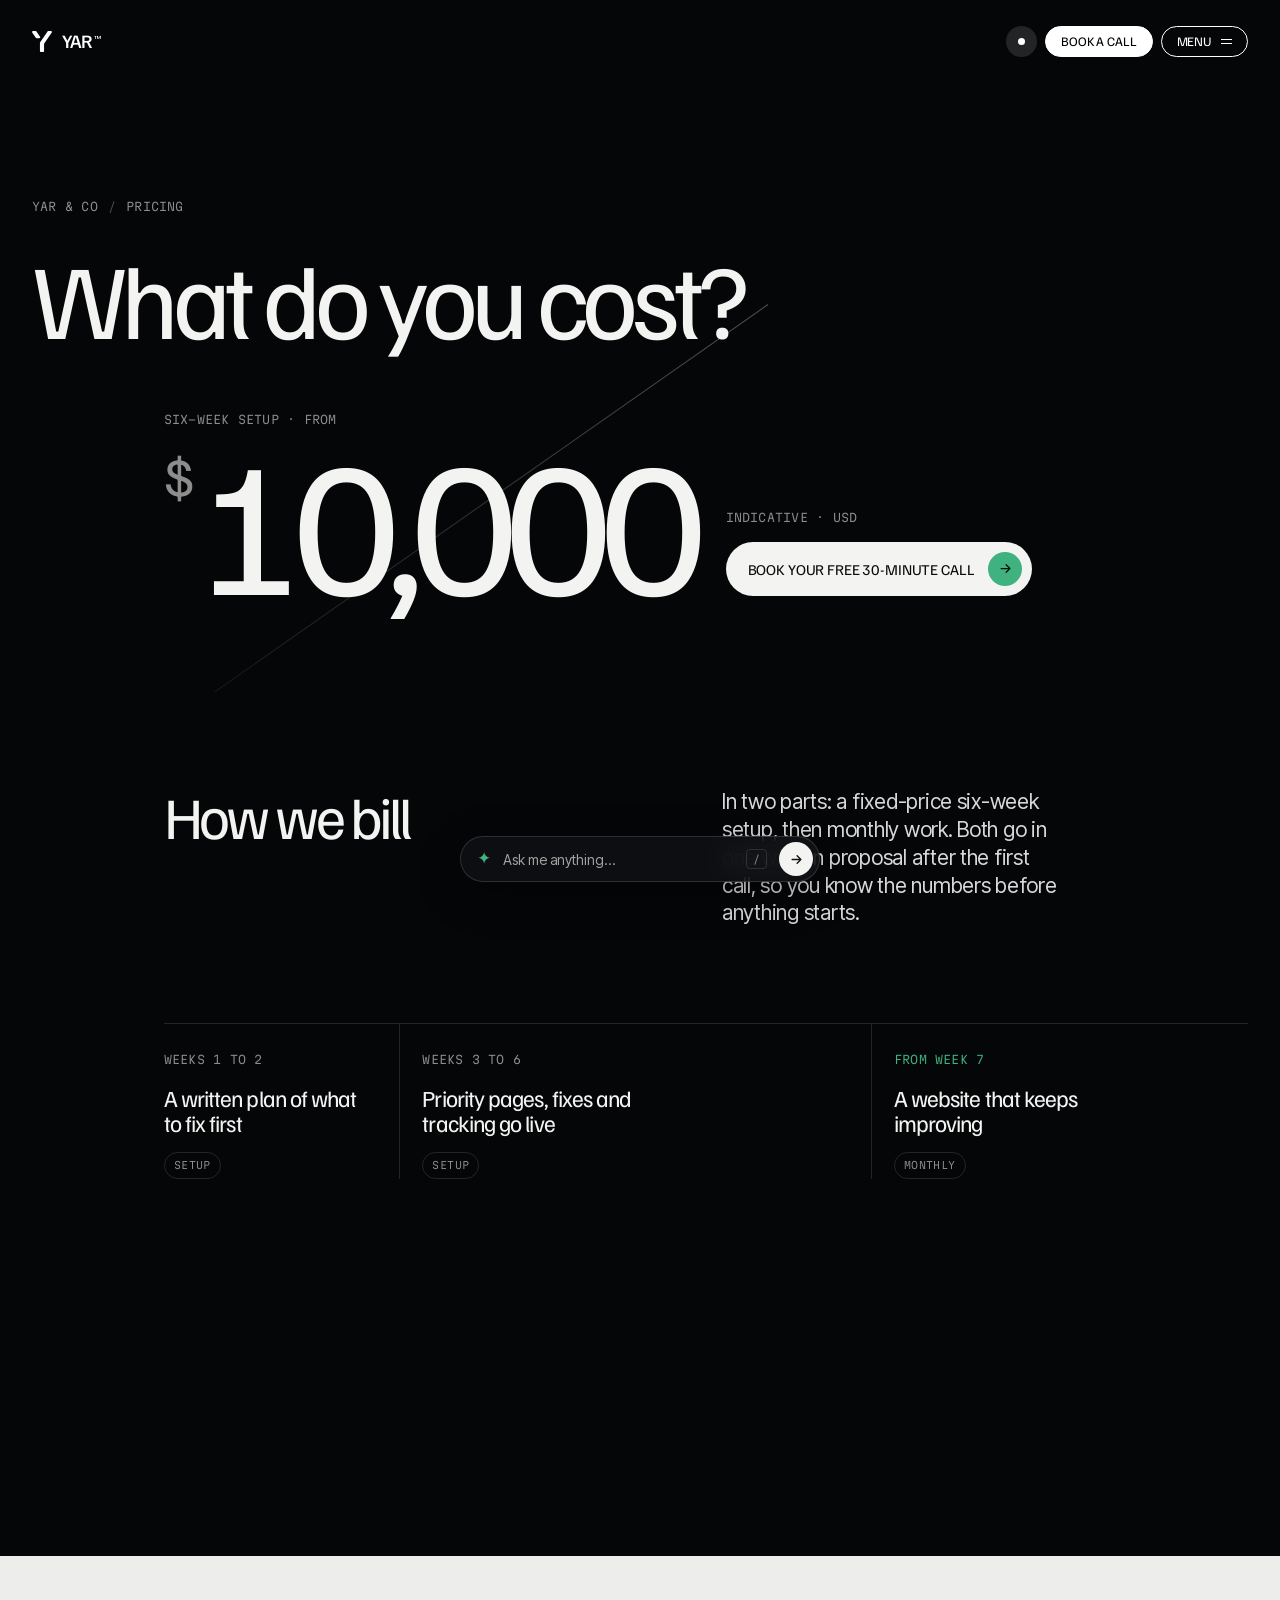
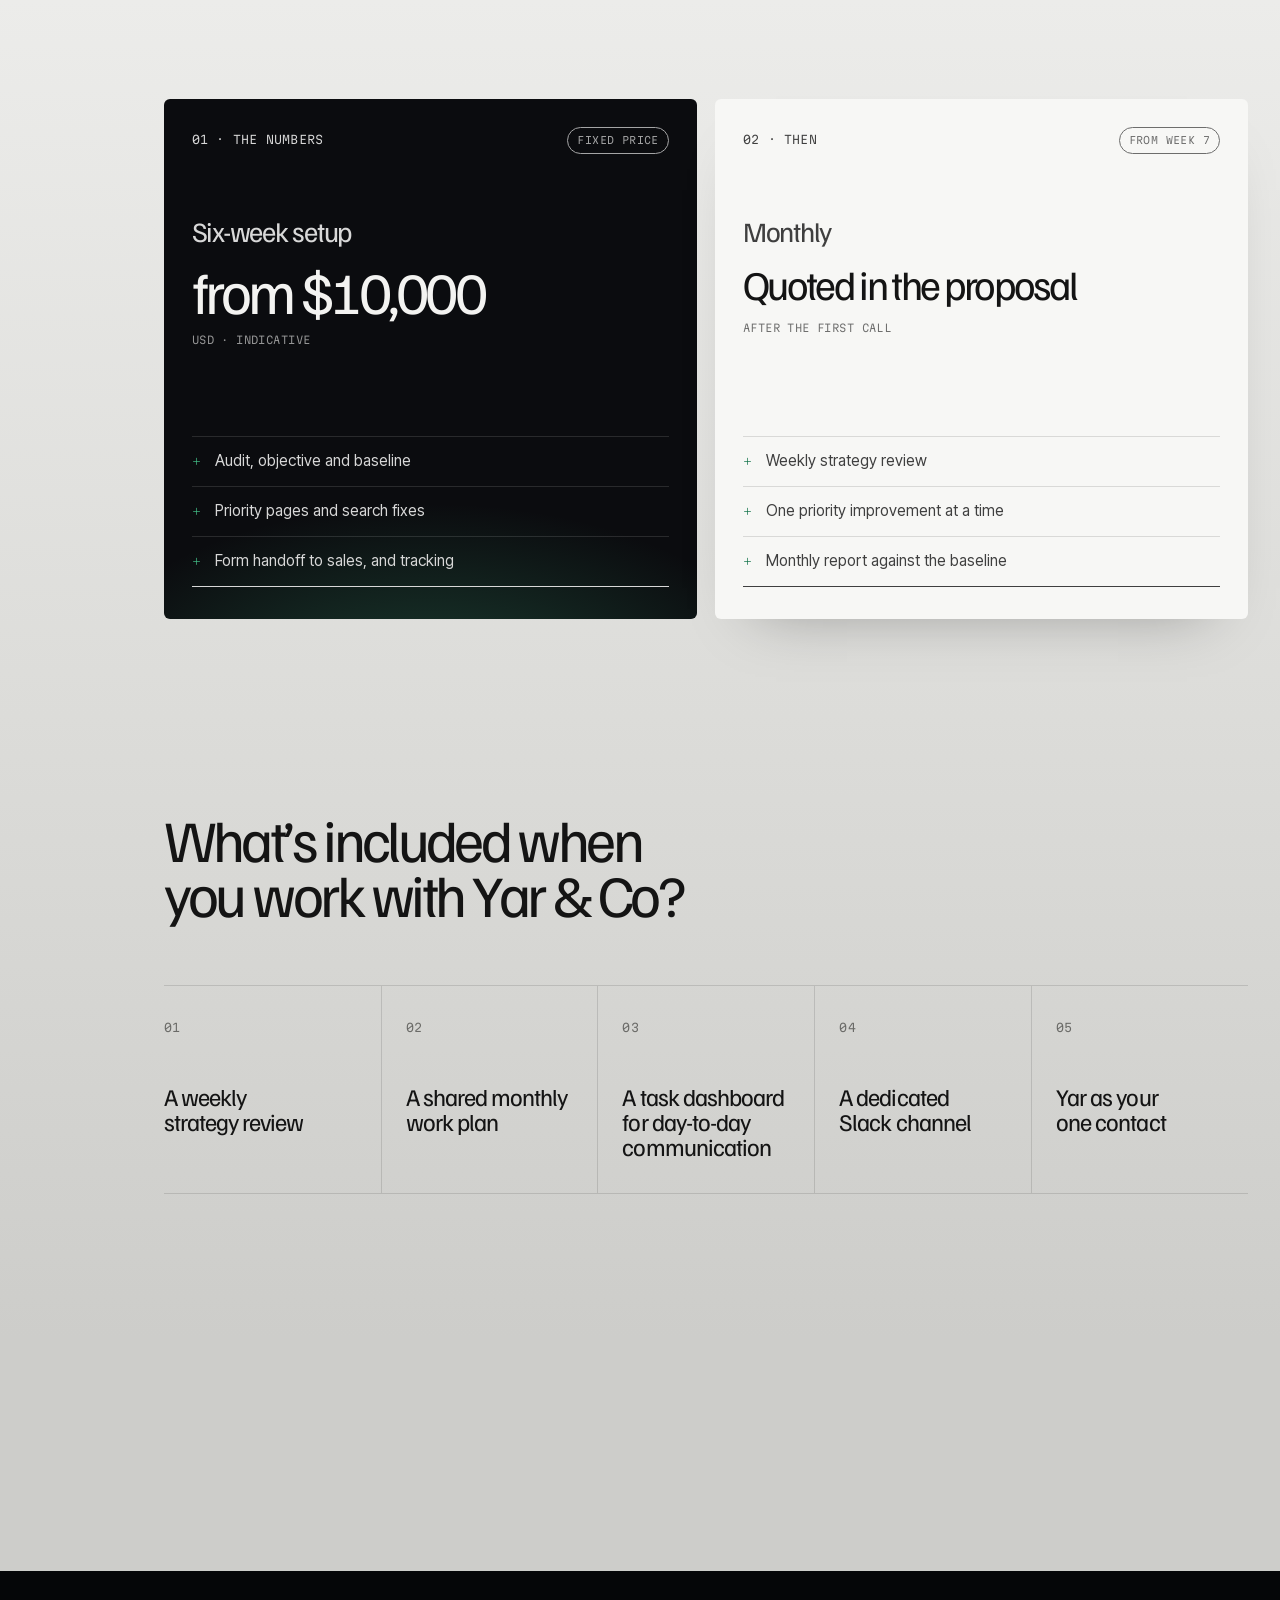
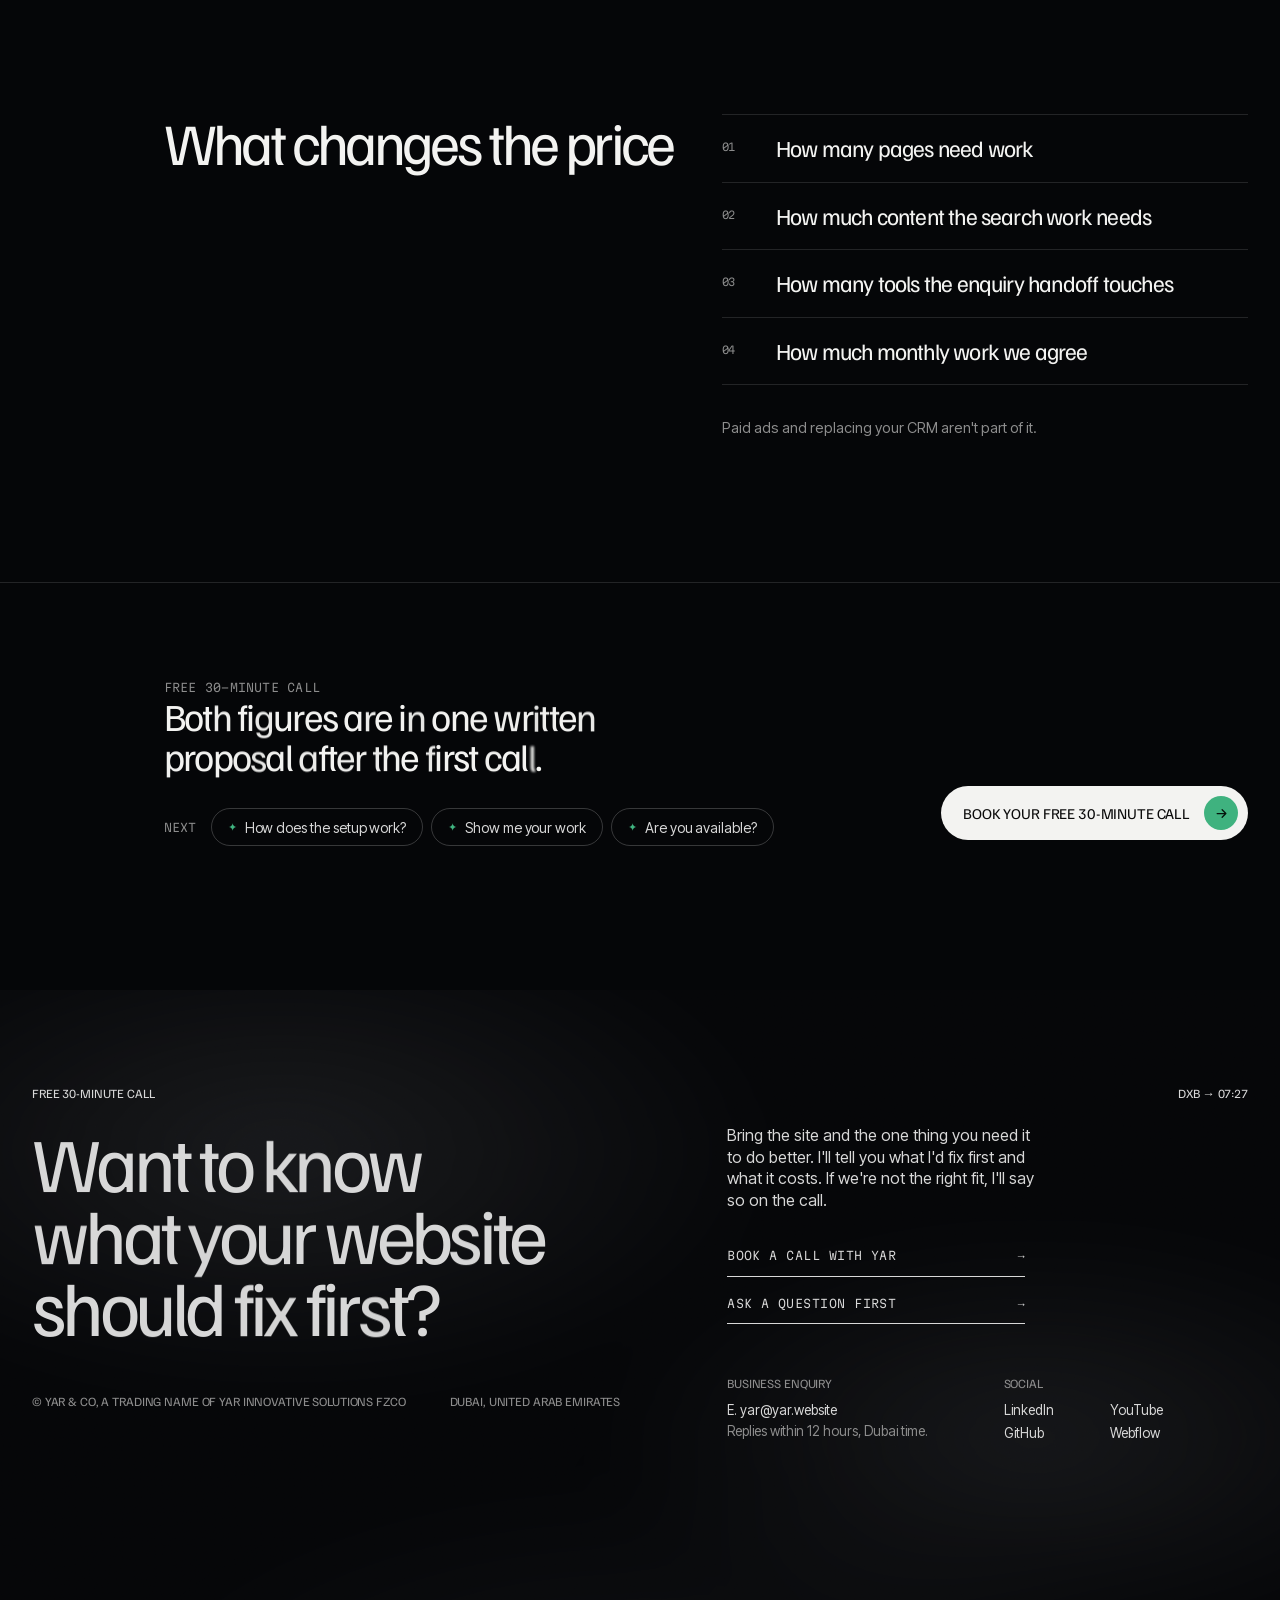
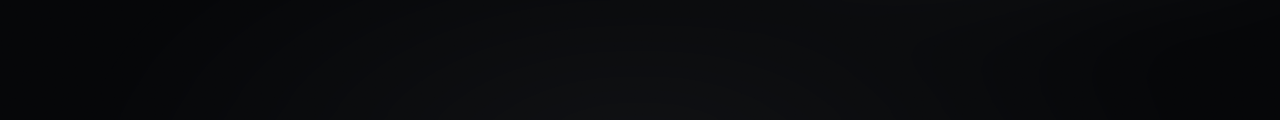
<file: pricing.html>
<!doctype html>
<html lang="en">
<head>
<meta charset="utf-8">
<meta name="robots" content="noindex, nofollow">
<meta name="viewport" content="width=device-width, initial-scale=1, viewport-fit=cover">
<meta name="theme-color" content="#050608"><meta name="color-scheme" content="dark">
<title>What do you cost? | Yar &amp; Co</title>
<meta name="description" content="Projects start at $10,000 for a six-week website setup, then monthly work quoted in the same proposal. Exact figures come in writing after the first call.">
<link rel="icon" href="assets/brand/mark-y.svg" type="image/svg+xml">
<link rel="apple-touch-icon" href="assets/brand/apple-touch-icon.png">
<script type="application/ld+json">{"@context": "https://schema.org", "@graph": [{"@type": "Organization", "@id": "https://yar.website/#org", "name": "Yar & Co", "legalName": "YAR Innovative Solutions FZCO", "url": "https://yar.website/", "email": "yar@yar.website", "description": "A small Dubai studio led by Yar Al Roshidi that designs, builds and runs websites for B2B tech companies.", "address": {"@type": "PostalAddress", "addressLocality": "Dubai", "addressCountry": "AE"}, "areaServed": ["US", "AE", "Worldwide"], "founder": {"@id": "https://yar.website/#yar"}, "contactPoint": {"@type": "ContactPoint", "contactType": "sales", "email": "yar@yar.website", "url": "https://cal.com/yaroshidi/discovery", "availableLanguage": ["en", "es", "ar"]}, "sameAs": ["https://www.linkedin.com/in/yaroshidi/", "https://www.youtube.com/@yaroshidi", "https://www.tiktok.com/@yaroshidi", "https://webflow.com/@yar", "https://webflow.com/@yaroshidi", "https://experts.webflow.com/profile/yar-levelflow", "https://contra.com/yaroshidi", "https://yaroshidi.gumroad.com", "https://github.com/yaroshidi", "https://x.com/yaroshidi"]}, {"@type": "Person", "@id": "https://yar.website/#yar", "name": "Yar Al Roshidi", "jobTitle": "Founder", "worksFor": {"@id": "https://yar.website/#org"}, "url": "https://yar.website/about", "hasCredential": {"@type": "EducationalOccupationalCredential", "name": "Webflow Certified Partner"}, "sameAs": ["https://www.linkedin.com/in/yaroshidi/", "https://www.youtube.com/@yaroshidi", "https://www.tiktok.com/@yaroshidi", "https://webflow.com/@yar", "https://webflow.com/@yaroshidi", "https://experts.webflow.com/profile/yar-levelflow", "https://contra.com/yaroshidi", "https://yaroshidi.gumroad.com", "https://github.com/yaroshidi", "https://x.com/yaroshidi"]}, {"@type": "WebSite", "@id": "https://yar.website/#website", "url": "https://yar.website/", "name": "Yar & Co", "publisher": {"@id": "https://yar.website/#org"}}, {"@type": "WebPage", "@id": "https://yar.website/pricing#webpage", "url": "https://yar.website/pricing", "name": "What do you cost? | Yar & Co", "isPartOf": {"@id": "https://yar.website/#website"}, "about": {"@id": "https://yar.website/#org"}, "publisher": {"@id": "https://yar.website/#org"}}, {"@type": "Offer", "name": "Six-week website setup", "description": "Audit, objective and baseline; priority pages and search fixes; form handoff to sales, and tracking. Monthly work is quoted in the same proposal.", "priceSpecification": {"@type": "PriceSpecification", "minPrice": 10000, "priceCurrency": "USD"}, "offeredBy": {"@id": "https://yar.website/#org"}}]}</script>
<script>document.documentElement.classList.add('js');if(/static/.test(location.search)||matchMedia('(prefers-reduced-motion: reduce)').matches)document.documentElement.classList.add('static')</script>
<link rel="preload" as="font" type="font/woff2" href="assets/fonts/familjen-grotesk.woff2" crossorigin>
<link rel="preload" as="font" type="font/woff2" href="assets/fonts/inter-tight-latin.woff2" crossorigin>
<link rel="stylesheet" href="assets/site.css">
</head>
<body data-nav="services">
<a class="sr" href="#main">Skip to content</a>
<div class="cur" id="cur" aria-hidden="true"><div class="bars"><i></i><i></i><i></i><i></i><i></i><i></i><i></i><i></i><i></i><i></i></div><span class="cy"><svg viewBox="0 0 160 169" aria-hidden="true"><path d="M158.983 4.29278C159.729 5.6484 160.064 7.07933 159.99 8.58556C159.915 10.0918 159.43 11.4474 158.535 12.6524L96.5582 103.027V161.092C96.5582 163.201 95.7751 165.046 94.2089 166.628C92.6427 168.209 90.8155 169 88.7272 169H71.4988C69.2614 169 67.3596 168.209 65.7934 166.628C64.2271 165.046 63.444 163.201 63.444 161.092V94.8931C63.444 93.3868 63.9661 91.8806 65.0102 90.3743L124.75 3.38904C125.496 2.33467 126.428 1.50624 127.547 0.903743C128.666 0.301247 129.896 0 131.239 0H152.047C153.539 0 154.918 0.376559 156.186 1.12968C157.454 1.8828 158.386 2.93717 158.983 4.29278ZM64.7865 53.9987C64.1898 55.3543 63.2576 56.4087 61.9897 57.1618C60.7218 57.9149 59.342 58.2914 57.8504 58.2914H37.0422C34.3572 58.2914 32.1198 57.1618 30.3298 54.9024L1.24303 12.6524C0.49721 11.4474 0.0870118 10.0918 0.0124303 8.58556C-0.0621513 7.07933 0.198884 5.6484 0.795536 4.29278C1.39219 2.93717 2.32446 1.8828 3.59234 1.12968C4.86023 0.376559 6.23999 0 7.73162 0H28.7636C31.2994 0 33.4622 1.12968 35.2522 3.38904L64.339 45.639C65.0848 46.844 65.495 48.1996 65.5696 49.7059C65.6442 51.2121 65.3832 52.6431 64.7865 53.9987Z" fill="currentColor"/></svg></span><span class="cl">Yar &amp; Co · Dubai</span><span class="cl cr">Pricing</span></div>
<header class="hdr">
  <a class="logo" href="https://yaroshidi.github.io/yar-trionn-preview/" aria-label="Yar &amp; Co, home"><svg viewBox="0 0 160 169" aria-hidden="true"><path d="M158.983 4.29278C159.729 5.6484 160.064 7.07933 159.99 8.58556C159.915 10.0918 159.43 11.4474 158.535 12.6524L96.5582 103.027V161.092C96.5582 163.201 95.7751 165.046 94.2089 166.628C92.6427 168.209 90.8155 169 88.7272 169H71.4988C69.2614 169 67.3596 168.209 65.7934 166.628C64.2271 165.046 63.444 163.201 63.444 161.092V94.8931C63.444 93.3868 63.9661 91.8806 65.0102 90.3743L124.75 3.38904C125.496 2.33467 126.428 1.50624 127.547 0.903743C128.666 0.301247 129.896 0 131.239 0H152.047C153.539 0 154.918 0.376559 156.186 1.12968C157.454 1.8828 158.386 2.93717 158.983 4.29278ZM64.7865 53.9987C64.1898 55.3543 63.2576 56.4087 61.9897 57.1618C60.7218 57.9149 59.342 58.2914 57.8504 58.2914H37.0422C34.3572 58.2914 32.1198 57.1618 30.3298 54.9024L1.24303 12.6524C0.49721 11.4474 0.0870118 10.0918 0.0124303 8.58556C-0.0621513 7.07933 0.198884 5.6484 0.795536 4.29278C1.39219 2.93717 2.32446 1.8828 3.59234 1.12968C4.86023 0.376559 6.23999 0 7.73162 0H28.7636C31.2994 0 33.4622 1.12968 35.2522 3.38904L64.339 45.639C65.0848 46.844 65.495 48.1996 65.5696 49.7059C65.6442 51.2121 65.3832 52.6431 64.7865 53.9987Z" fill="currentColor"/></svg><span class="wm">YAR<span class="tm" aria-hidden="true">™</span></span></a>
  <div class="hdr-r">
    <span class="dotchip" title="Taking new projects" aria-hidden="true"><i></i></span>
    <a class="pill fill" href="https://cal.com/yaroshidi/discovery">Book a call</a>
    <button class="pill" id="menuBtn" aria-expanded="false" aria-controls="menu">Menu <span class="bars"><i></i><i></i></span></button>
  </div>
</header>
<div class="veil" id="veil"></div>
<aside class="menu" id="menu" aria-label="Menu">
  <div class="close"><button class="pill" id="menuClose">Close ✕</button></div>
  <div>
    <nav>
      <a data-k="home" href="https://yaroshidi.github.io/yar-trionn-preview/">Home</a>
      <a data-k="services" href="services.html">Services</a>
      <a data-k="projects" href="projects.html">Projects</a>
      <a data-k="ai" href="ai.html">How we work</a>
      <a data-k="aeo" href="https://yar.website/aeo">AEO</a>
      <a data-k="about" href="about.html">About</a>
    </nav>
    <a class="chip" href="answers.html" data-ask-open><span class="star">✦</span>&nbsp; Ask Yar a question</a>
  </div>
  <div class="meta">
    <div><div class="cap">Business enquiry</div><a href="mailto:yar@yar.website">E.&nbsp;&nbsp; yar@yar.website</a><br><a href="https://cal.com/yaroshidi/discovery">C.&nbsp;&nbsp; Book your free 30-minute call</a></div>
    <div><div class="cap">Social</div><div class="soc"><a href="https://www.linkedin.com/in/yaroshidi/">LinkedIn</a><a href="https://www.youtube.com/@yaroshidi">YouTube</a><a href="https://github.com/yaroshidi">GitHub</a><a href="https://webflow.com/@yar">Webflow</a></div></div>
  </div>
</aside>
<main id="main">
<section class="phero pr-hero"><div class="bg" aria-hidden="true"><span class="streak" style="top:44%;left:-10%;width:70%"></span></div><nav class="crumb mono intro-rv" aria-label="Breadcrumb"><a href="https://yaroshidi.github.io/yar-trionn-preview/">Yar &amp; Co</a><i>/</i><span>Pricing</span></nav>
 <h1 class="display">What do you cost?</h1>
 <div class="row"><div class="intro-rv"><span class="mono from">Six-week setup · from</span><p class="figure" aria-label="from 10,000 US dollars"><sup>$</sup>10,000</p></div>
 <div class="intro-rv"><p class="mono lbl" style="margin-bottom:16px">Indicative · USD</p><a class="btn " href="https://cal.com/yaroshidi/discovery"><span class="t">Book your free 30-minute call</span><span class="dot"><svg viewBox="0 0 24 24" fill="none" stroke="currentColor" stroke-width="2" stroke-linecap="round" stroke-linejoin="round" aria-hidden="true"><path d="M5 12h14M13 6l6 6-6 6"/></svg></span></a></div></div>
</section>
<section class="bill"><div class="in"><h2 class="display split">How we bill</h2><div><p class="rv">In two parts: a fixed-price six-week setup, then monthly work. Both go in one written proposal after the first call, so you know the numbers before anything starts.</p></div></div>
 <div class="track rv" aria-label="Indicative timeline">
  <div><span class="mono">Weeks 1 to 2</span><b>A written plan of what to fix first</b><span class="tag">Setup</span></div>
  <div><span class="mono">Weeks 3 to 6</span><b>Priority pages, fixes and tracking go live</b><span class="tag">Setup</span></div>
  <div><span class="mono">From week 7</span><b>A website that keeps improving</b><span class="tag">Monthly</span></div>
 </div>
</section>
<div class="blinds" aria-hidden="true" style="--from:#050608;--to:#EDEDEB"><i style="height:8.3333%"></i><i style="height:8.3333%"></i><i style="height:8.3333%"></i><i style="height:8.3333%"></i><i style="height:8.3333%"></i><i style="height:8.3333%"></i><i style="height:8.3333%"></i><i style="height:8.3333%"></i><i style="height:8.3333%"></i><i style="height:8.3333%"></i><i style="height:8.3333%"></i><i style="height:8.3333%"></i></div>
<section class="light">
<div class="tiers" aria-label="The numbers">
 <article class="tier a rv"><div class="tt"><span class="mono">01 · The numbers</span><span class="badge">Fixed price</span></div><h3>Six-week setup</h3><p class="amt">from $10,000<small>USD · indicative</small></p>
  <ul><li>Audit, objective and baseline</li><li>Priority pages and search fixes</li><li>Form handoff to sales, and tracking</li></ul></article>
 <article class="tier b rv"><div class="tt"><span class="mono">02 · Then</span><span class="badge">From week 7</span></div><h3>Monthly</h3><p class="amt">Quoted in the proposal<small>After the first call</small></p>
  <ul><li>Weekly strategy review</li><li>One priority improvement at a time</li><li>Monthly report against the baseline</li></ul></article>
</div>
<section class="incl"><div class="sec-h"><h2 class="display split" style="color:var(--ink-dd)">What&#8217;s included when you work with Yar &amp; Co?</h2></div>
 <div class="grid g5">
  <div class="rv"><span class="mono">01</span><h3>A weekly strategy review</h3></div>
  <div class="rv"><span class="mono">02</span><h3>A shared monthly work plan</h3></div>
  <div class="rv"><span class="mono">03</span><h3>A task dashboard for day-to-day communication</h3></div>
  <div class="rv"><span class="mono">04</span><h3>A dedicated Slack channel</h3></div>
  <div class="rv"><span class="mono">05</span><h3>Yar as your one contact</h3></div>
 </div></section>
</section>
<div class="blinds" aria-hidden="true" style="--from:#CDCDCA;--to:#050608"><i style="height:8.3333%"></i><i style="height:8.3333%"></i><i style="height:8.3333%"></i><i style="height:8.3333%"></i><i style="height:8.3333%"></i><i style="height:8.3333%"></i><i style="height:8.3333%"></i><i style="height:8.3333%"></i><i style="height:8.3333%"></i><i style="height:8.3333%"></i><i style="height:8.3333%"></i><i style="height:8.3333%"></i></div>
<section class="factors"><div class="in"><h2 class="display split">What changes the price</h2>
 <div><ol class="rv"><li>How many pages need work</li><li>How much content the search work needs</li><li>How many tools the enquiry handoff touches</li><li>How much monthly work we agree</li></ol>
 <p class="out rv">Paid ads and replacing your CRM aren't part of it.</p></div></div></section>
<section class="close-band">
  <div><p class="mono lbl">Free 30-minute call</p><p class="big split">Both figures are in one written proposal after the first call.</p><div class="next"><div class="next-chips"><span class="mono lbl">Next</span><a class="chip2" href="https://yar.website/process"><span class="star">✦</span><span class="t">How does the setup work?</span></a><a class="chip2" href="projects.html"><span class="star">✦</span><span class="t">Show me your work</span></a><a class="chip2" href="contact.html"><span class="star">✦</span><span class="t">Are you available?</span></a></div></div></div>
  <div class="acts"><a class="btn " href="https://cal.com/yaroshidi/discovery"><span class="t">Book your free 30-minute call</span><span class="dot"><svg viewBox="0 0 24 24" fill="none" stroke="currentColor" stroke-width="2" stroke-linecap="round" stroke-linejoin="round" aria-hidden="true"><path d="M5 12h14M13 6l6 6-6 6"/></svg></span></a></div>
</section>
</main>
<footer class="foot" id="contact">
  <div class="smoke" aria-hidden="true"></div><div class="grain" aria-hidden="true"></div>
  <div class="top"><span class="cap">Free 30-minute call</span><span class="cap">DXB → <span data-clock>--:--</span></span></div>
  <div class="grid">
    <div>
      <h2 class="display split">Want to know what your website should fix first?</h2>
      <div class="left-meta cap"><span>© Yar &amp; Co, a trading name of YAR Innovative Solutions FZCO</span><span>Dubai, United Arab Emirates</span></div>
    </div>
    <div class="right rv">
      <p class="lede">Bring the site and the one thing you need it to do better. I'll tell you what I'd fix first and what it costs. If we're not the right fit, I'll say so on the call.</p>
      <a class="mlink" href="https://cal.com/yaroshidi/discovery"><span class="t">Book a call with Yar</span><span class="ar">→</span></a>
      <a class="mlink" href="answers.html" data-ask-open><span class="t">Ask a question first</span><span class="ar">→</span></a>
      <div class="meta">
        <div><div class="cap">Business enquiry</div><a href="mailto:yar@yar.website">E. yar@yar.website</a><br><span style="color:var(--mute)">Replies within 12 hours, Dubai time.</span></div>
        <div><div class="cap">Social</div><div class="soc"><a href="https://www.linkedin.com/in/yaroshidi/">LinkedIn</a><a href="https://www.youtube.com/@yaroshidi">YouTube</a><a href="https://github.com/yaroshidi">GitHub</a><a href="https://webflow.com/@yar">Webflow</a></div></div>
      </div>
    </div>
  </div>
  <div class="word" aria-hidden="true" id="word">Yar.website</div>
</footer>
<div class="ask" id="ask">
  <button class="ask-pill" id="askPill" type="button" aria-label="Ask me anything" aria-expanded="false" aria-controls="askPanel" aria-keyshortcuts="/ Control+K Meta+K"><span class="star" aria-hidden="true">✦</span><span class="ph" aria-hidden="true">Ask me anything…</span><kbd aria-hidden="true">/</kbd><span class="ask-go" aria-hidden="true"><svg width="15" height="15" viewBox="0 0 24 24" fill="none" stroke="currentColor" stroke-width="2.2" stroke-linecap="round" stroke-linejoin="round"><path d="M5 12h14M13 6l6 6-6 6"/></svg></span></button>
  <section class="ask-panel" id="askPanel" role="dialog" aria-modal="true" aria-labelledby="askTitle" aria-hidden="true" inert>
    <header class="ask-head" style="--k:0"><span class="ask-mark" aria-hidden="true"><svg viewBox="0 0 160 169" aria-hidden="true"><path d="M158.983 4.29278C159.729 5.6484 160.064 7.07933 159.99 8.58556C159.915 10.0918 159.43 11.4474 158.535 12.6524L96.5582 103.027V161.092C96.5582 163.201 95.7751 165.046 94.2089 166.628C92.6427 168.209 90.8155 169 88.7272 169H71.4988C69.2614 169 67.3596 168.209 65.7934 166.628C64.2271 165.046 63.444 163.201 63.444 161.092V94.8931C63.444 93.3868 63.9661 91.8806 65.0102 90.3743L124.75 3.38904C125.496 2.33467 126.428 1.50624 127.547 0.903743C128.666 0.301247 129.896 0 131.239 0H152.047C153.539 0 154.918 0.376559 156.186 1.12968C157.454 1.8828 158.386 2.93717 158.983 4.29278ZM64.7865 53.9987C64.1898 55.3543 63.2576 56.4087 61.9897 57.1618C60.7218 57.9149 59.342 58.2914 57.8504 58.2914H37.0422C34.3572 58.2914 32.1198 57.1618 30.3298 54.9024L1.24303 12.6524C0.49721 11.4474 0.0870118 10.0918 0.0124303 8.58556C-0.0621513 7.07933 0.198884 5.6484 0.795536 4.29278C1.39219 2.93717 2.32446 1.8828 3.59234 1.12968C4.86023 0.376559 6.23999 0 7.73162 0H28.7636C31.2994 0 33.4622 1.12968 35.2522 3.38904L64.339 45.639C65.0848 46.844 65.495 48.1996 65.5696 49.7059C65.6442 51.2121 65.3832 52.6431 64.7865 53.9987Z" fill="currentColor"/></svg></span><div><h2 id="askTitle">Ask Yar</h2><p class="mono">Answers from yar.website</p></div><button class="pill" id="askClose" type="button" aria-label="Close chat">Close ✕</button></header>
    <div class="ask-log" id="askLog" role="log" aria-live="polite" aria-label="Conversation" tabindex="-1" data-lenis-prevent style="--k:1"></div>
    <form class="ask-form" id="askForm" action="https://yar.website/ask" method="get" autocomplete="off" style="--k:2"><label class="sr" for="askInput">Your question</label><input class="ask-hp" id="askHp" name="hp" type="text" tabindex="-1" autocomplete="off" aria-hidden="true"><input id="askInput" name="q" type="text" placeholder="Ask me anything…" enterkeyhint="send" maxlength="300" autocomplete="off"><button class="ask-send" type="submit" aria-label="Send question"><svg width="15" height="15" viewBox="0 0 24 24" fill="none" stroke="currentColor" stroke-width="2.2" stroke-linecap="round" stroke-linejoin="round" aria-hidden="true"><path d="M5 12h14M13 6l6 6-6 6"/></svg></button></form>
    <p class="ask-note mono" style="--k:3">Prototype · scripted answers from yar.website</p>
  </section>
</div>
<script defer src="assets/vendor/gsap.min.js"></script>
<script defer src="assets/vendor/ScrollTrigger.min.js"></script>
<script defer src="assets/vendor/lenis.min.js"></script>
<script defer src="assets/js/ask.js"></script>
<script defer src="assets/site.js"></script>
</body>
</html>
</file>
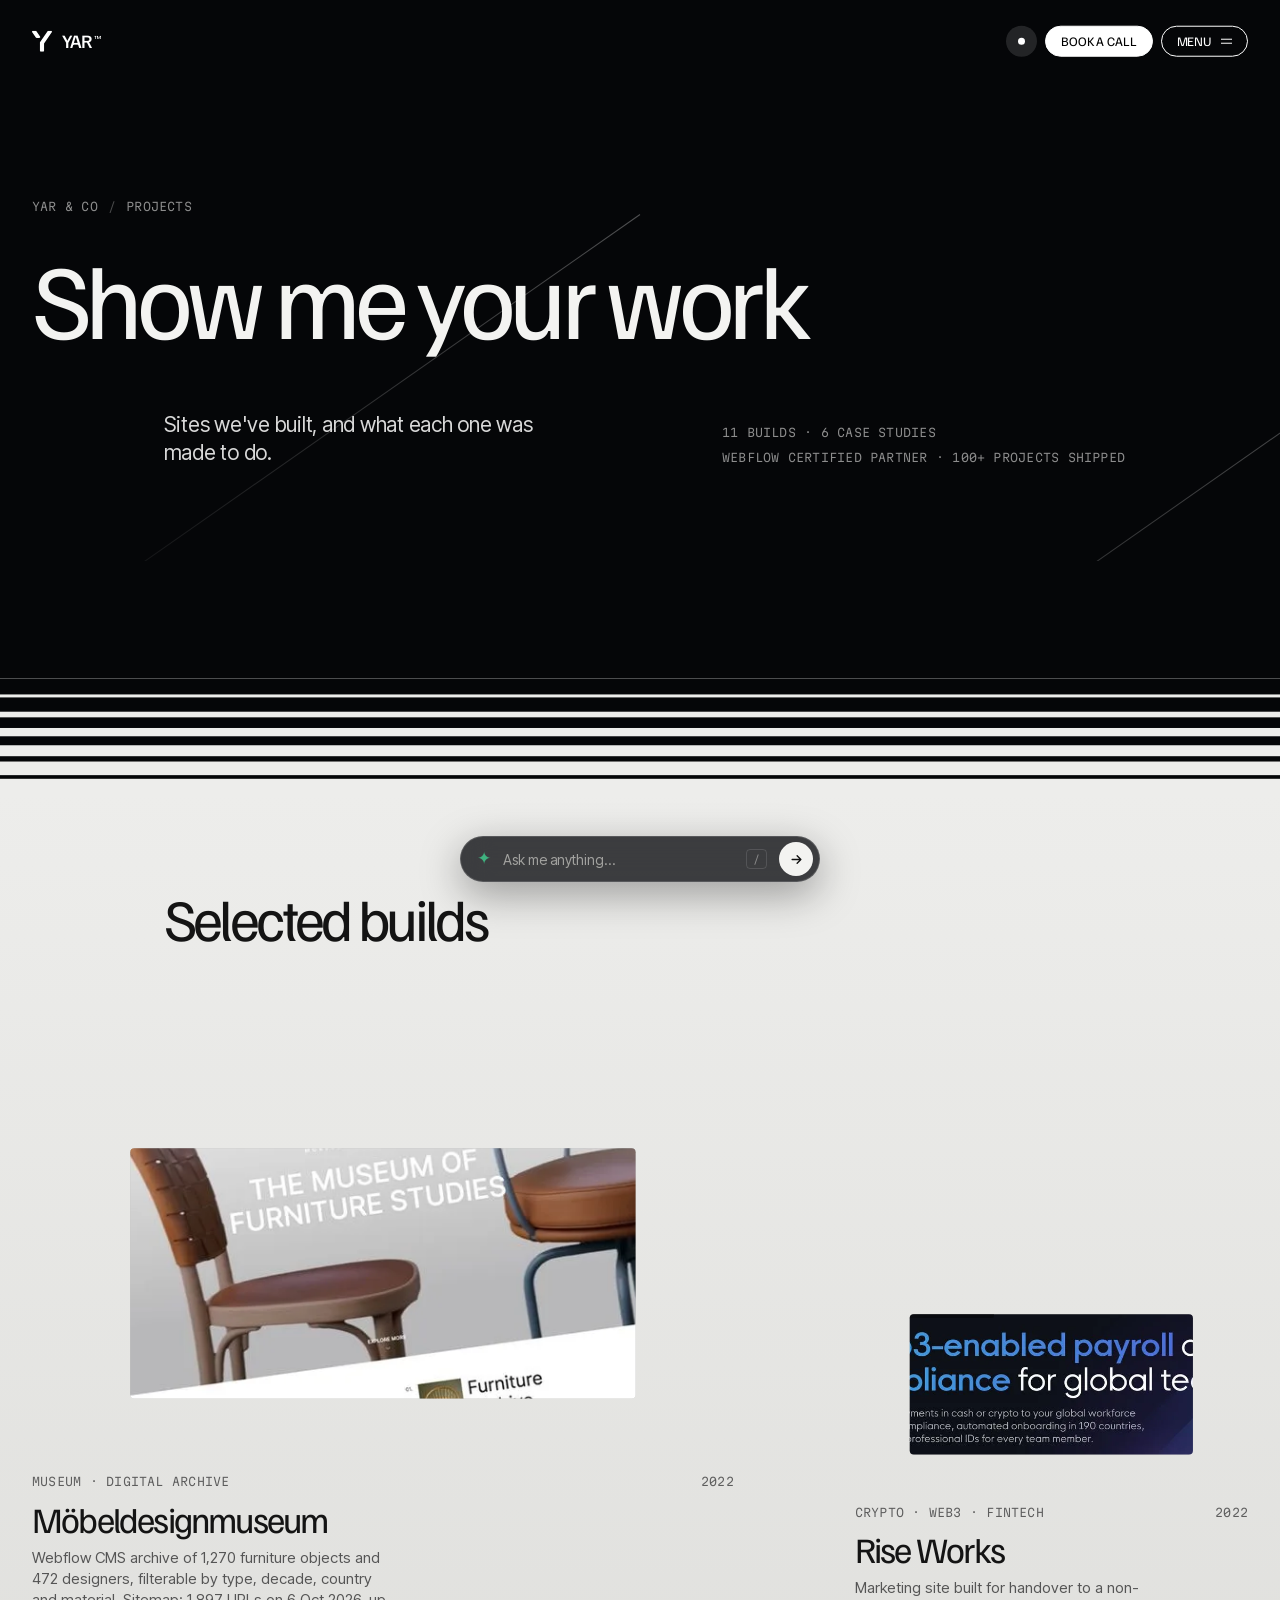
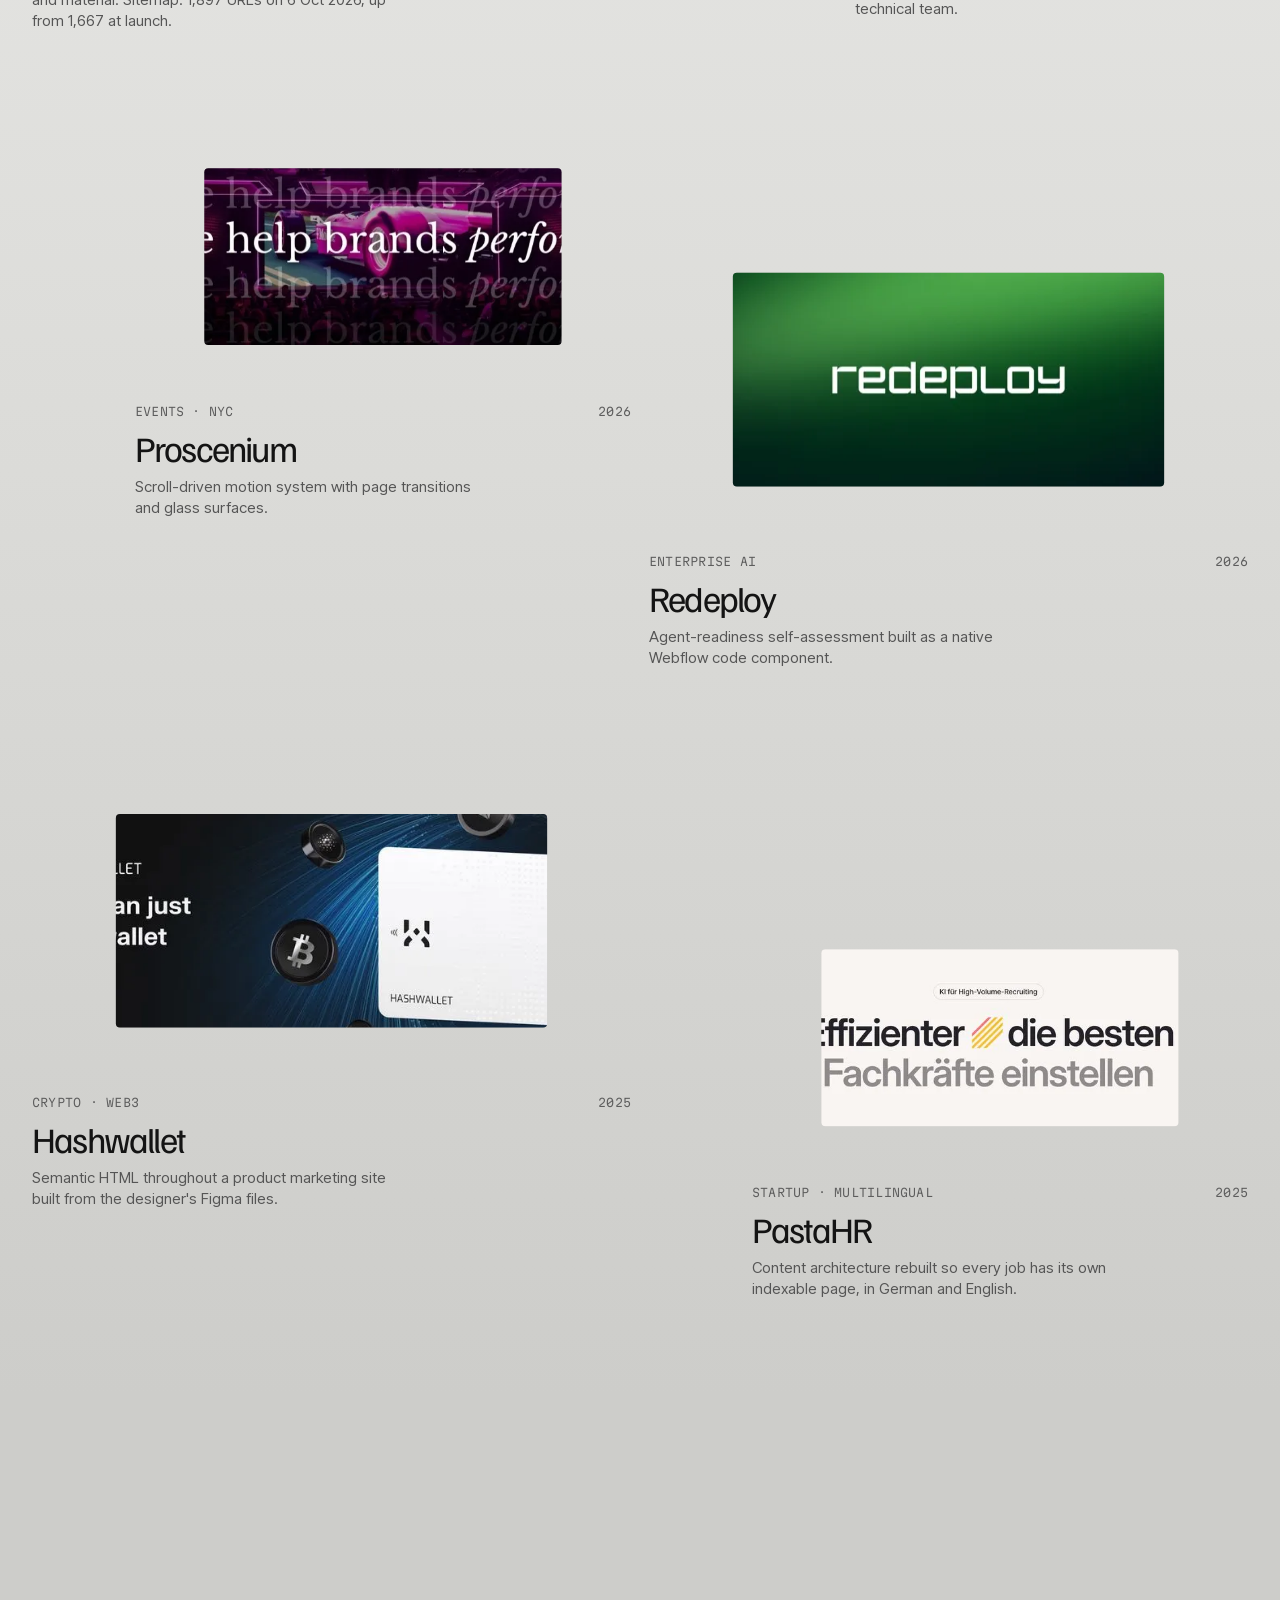
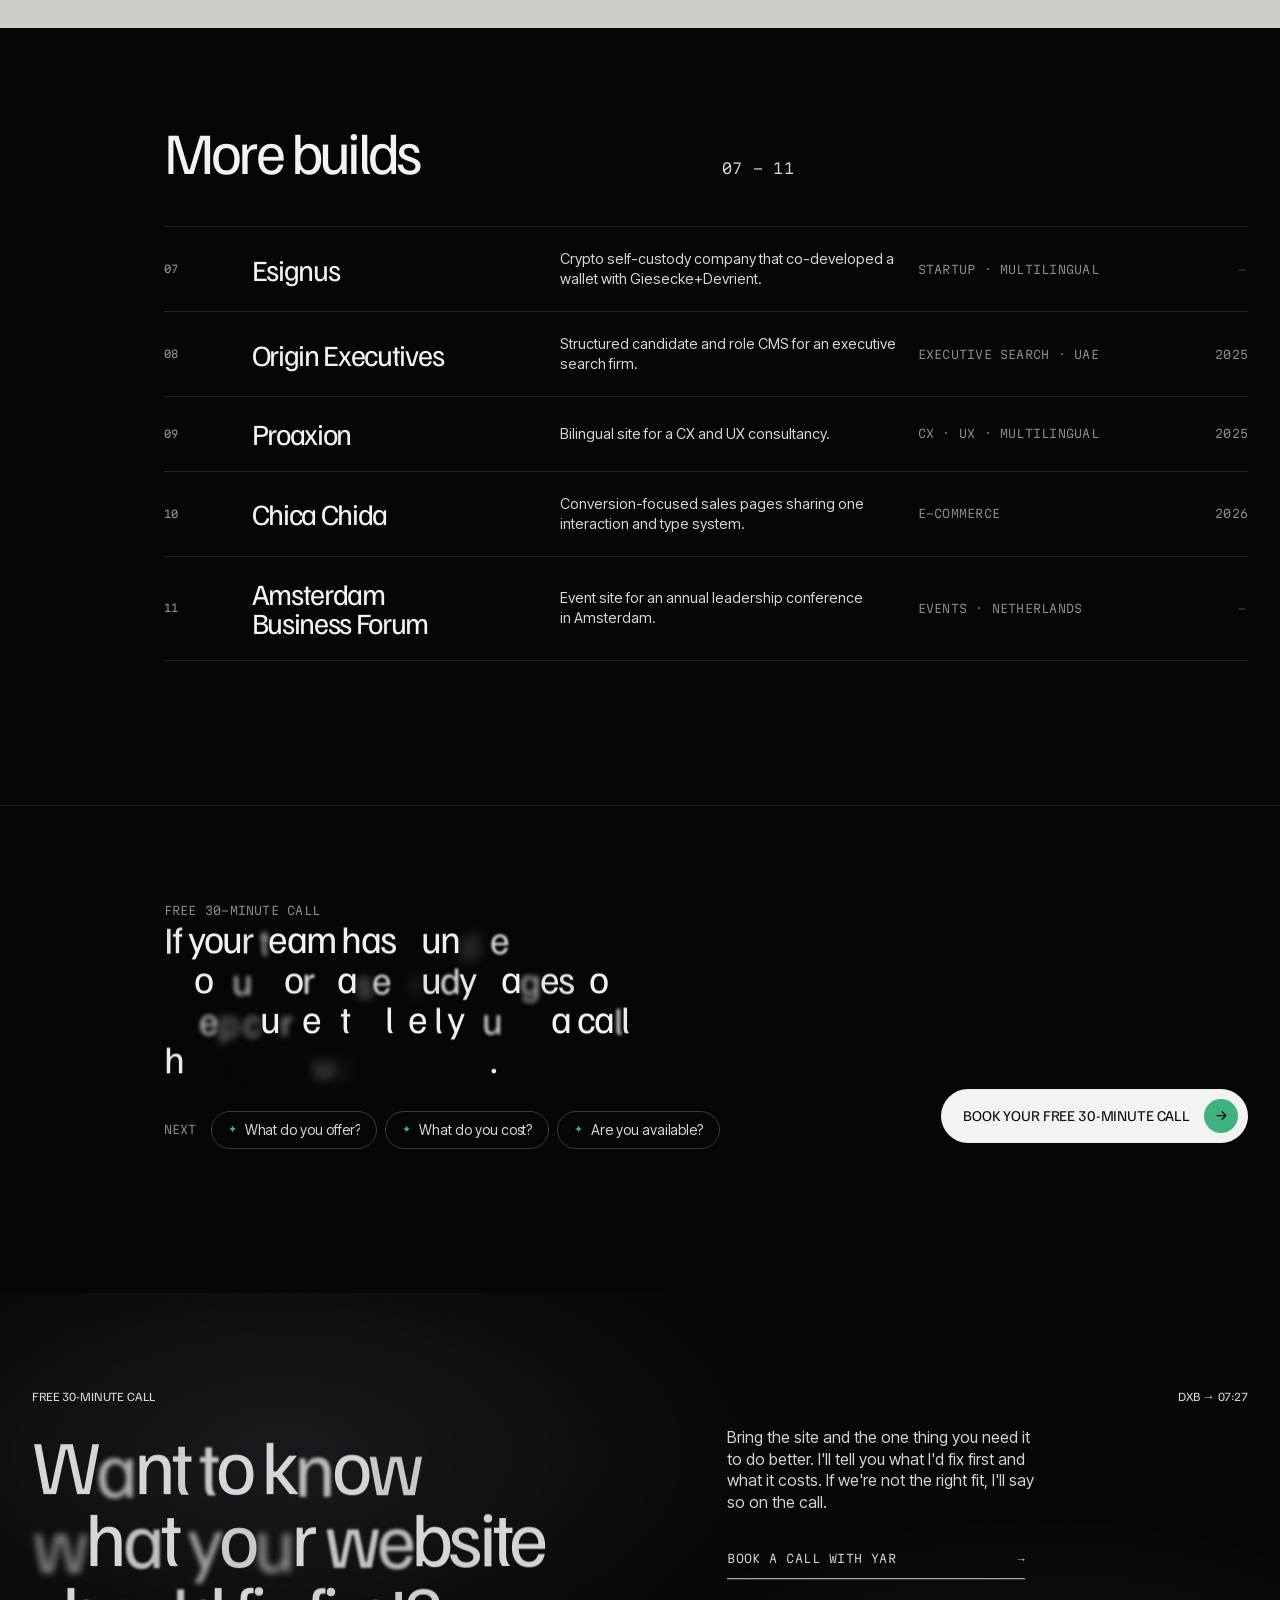
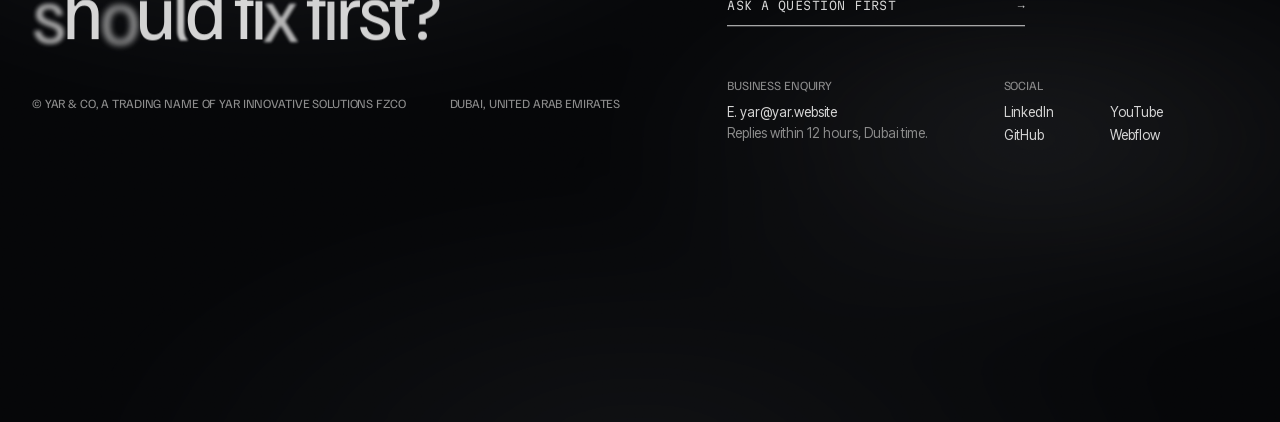
<file: projects.html>
<!doctype html>
<html lang="en">
<head>
<meta charset="utf-8">
<meta name="robots" content="noindex, nofollow">
<meta name="viewport" content="width=device-width, initial-scale=1, viewport-fit=cover">
<meta name="theme-color" content="#050608"><meta name="color-scheme" content="dark">
<title>Show me your work | Yar &amp; Co</title>
<meta name="description" content="Websites we&#x27;ve built for B2B teams, including Möbeldesignmuseum, Proscenium and Redeploy, and what each one was made to do.">
<link rel="icon" href="assets/brand/mark-y.svg" type="image/svg+xml">
<link rel="apple-touch-icon" href="assets/brand/apple-touch-icon.png">
<script type="application/ld+json">{"@context": "https://schema.org", "@graph": [{"@type": "Organization", "@id": "https://yar.website/#org", "name": "Yar & Co", "legalName": "YAR Innovative Solutions FZCO", "url": "https://yar.website/", "email": "yar@yar.website", "description": "A small Dubai studio led by Yar Al Roshidi that designs, builds and runs websites for B2B tech companies.", "address": {"@type": "PostalAddress", "addressLocality": "Dubai", "addressCountry": "AE"}, "areaServed": ["US", "AE", "Worldwide"], "founder": {"@id": "https://yar.website/#yar"}, "contactPoint": {"@type": "ContactPoint", "contactType": "sales", "email": "yar@yar.website", "url": "https://cal.com/yaroshidi/discovery", "availableLanguage": ["en", "es", "ar"]}, "sameAs": ["https://www.linkedin.com/in/yaroshidi/", "https://www.youtube.com/@yaroshidi", "https://www.tiktok.com/@yaroshidi", "https://webflow.com/@yar", "https://webflow.com/@yaroshidi", "https://experts.webflow.com/profile/yar-levelflow", "https://contra.com/yaroshidi", "https://yaroshidi.gumroad.com", "https://github.com/yaroshidi", "https://x.com/yaroshidi"]}, {"@type": "Person", "@id": "https://yar.website/#yar", "name": "Yar Al Roshidi", "jobTitle": "Founder", "worksFor": {"@id": "https://yar.website/#org"}, "url": "https://yar.website/about", "hasCredential": {"@type": "EducationalOccupationalCredential", "name": "Webflow Certified Partner"}, "sameAs": ["https://www.linkedin.com/in/yaroshidi/", "https://www.youtube.com/@yaroshidi", "https://www.tiktok.com/@yaroshidi", "https://webflow.com/@yar", "https://webflow.com/@yaroshidi", "https://experts.webflow.com/profile/yar-levelflow", "https://contra.com/yaroshidi", "https://yaroshidi.gumroad.com", "https://github.com/yaroshidi", "https://x.com/yaroshidi"]}, {"@type": "WebSite", "@id": "https://yar.website/#website", "url": "https://yar.website/", "name": "Yar & Co", "publisher": {"@id": "https://yar.website/#org"}}, {"@type": "CollectionPage", "@id": "https://yar.website/projects#webpage", "url": "https://yar.website/projects", "name": "Show me your work | Yar & Co", "isPartOf": {"@id": "https://yar.website/#website"}, "about": {"@id": "https://yar.website/#org"}, "publisher": {"@id": "https://yar.website/#org"}}]}</script>
<script>document.documentElement.classList.add('js');if(/static/.test(location.search)||matchMedia('(prefers-reduced-motion: reduce)').matches)document.documentElement.classList.add('static')</script>
<link rel="preload" as="font" type="font/woff2" href="assets/fonts/familjen-grotesk.woff2" crossorigin>
<link rel="preload" as="font" type="font/woff2" href="assets/fonts/inter-tight-latin.woff2" crossorigin>
<link rel="stylesheet" href="assets/site.css">
</head>
<body data-nav="projects">
<a class="sr" href="#main">Skip to content</a>
<div class="cur" id="cur" aria-hidden="true"><div class="bars"><i></i><i></i><i></i><i></i><i></i><i></i><i></i><i></i><i></i><i></i></div><span class="cy"><svg viewBox="0 0 160 169" aria-hidden="true"><path d="M158.983 4.29278C159.729 5.6484 160.064 7.07933 159.99 8.58556C159.915 10.0918 159.43 11.4474 158.535 12.6524L96.5582 103.027V161.092C96.5582 163.201 95.7751 165.046 94.2089 166.628C92.6427 168.209 90.8155 169 88.7272 169H71.4988C69.2614 169 67.3596 168.209 65.7934 166.628C64.2271 165.046 63.444 163.201 63.444 161.092V94.8931C63.444 93.3868 63.9661 91.8806 65.0102 90.3743L124.75 3.38904C125.496 2.33467 126.428 1.50624 127.547 0.903743C128.666 0.301247 129.896 0 131.239 0H152.047C153.539 0 154.918 0.376559 156.186 1.12968C157.454 1.8828 158.386 2.93717 158.983 4.29278ZM64.7865 53.9987C64.1898 55.3543 63.2576 56.4087 61.9897 57.1618C60.7218 57.9149 59.342 58.2914 57.8504 58.2914H37.0422C34.3572 58.2914 32.1198 57.1618 30.3298 54.9024L1.24303 12.6524C0.49721 11.4474 0.0870118 10.0918 0.0124303 8.58556C-0.0621513 7.07933 0.198884 5.6484 0.795536 4.29278C1.39219 2.93717 2.32446 1.8828 3.59234 1.12968C4.86023 0.376559 6.23999 0 7.73162 0H28.7636C31.2994 0 33.4622 1.12968 35.2522 3.38904L64.339 45.639C65.0848 46.844 65.495 48.1996 65.5696 49.7059C65.6442 51.2121 65.3832 52.6431 64.7865 53.9987Z" fill="currentColor"/></svg></span><span class="cl">Yar &amp; Co · Dubai</span><span class="cl cr">Projects</span></div>
<header class="hdr">
  <a class="logo" href="https://yaroshidi.github.io/yar-trionn-preview/" aria-label="Yar &amp; Co, home"><svg viewBox="0 0 160 169" aria-hidden="true"><path d="M158.983 4.29278C159.729 5.6484 160.064 7.07933 159.99 8.58556C159.915 10.0918 159.43 11.4474 158.535 12.6524L96.5582 103.027V161.092C96.5582 163.201 95.7751 165.046 94.2089 166.628C92.6427 168.209 90.8155 169 88.7272 169H71.4988C69.2614 169 67.3596 168.209 65.7934 166.628C64.2271 165.046 63.444 163.201 63.444 161.092V94.8931C63.444 93.3868 63.9661 91.8806 65.0102 90.3743L124.75 3.38904C125.496 2.33467 126.428 1.50624 127.547 0.903743C128.666 0.301247 129.896 0 131.239 0H152.047C153.539 0 154.918 0.376559 156.186 1.12968C157.454 1.8828 158.386 2.93717 158.983 4.29278ZM64.7865 53.9987C64.1898 55.3543 63.2576 56.4087 61.9897 57.1618C60.7218 57.9149 59.342 58.2914 57.8504 58.2914H37.0422C34.3572 58.2914 32.1198 57.1618 30.3298 54.9024L1.24303 12.6524C0.49721 11.4474 0.0870118 10.0918 0.0124303 8.58556C-0.0621513 7.07933 0.198884 5.6484 0.795536 4.29278C1.39219 2.93717 2.32446 1.8828 3.59234 1.12968C4.86023 0.376559 6.23999 0 7.73162 0H28.7636C31.2994 0 33.4622 1.12968 35.2522 3.38904L64.339 45.639C65.0848 46.844 65.495 48.1996 65.5696 49.7059C65.6442 51.2121 65.3832 52.6431 64.7865 53.9987Z" fill="currentColor"/></svg><span class="wm">YAR<span class="tm" aria-hidden="true">™</span></span></a>
  <div class="hdr-r">
    <span class="dotchip" title="Taking new projects" aria-hidden="true"><i></i></span>
    <a class="pill fill" href="https://cal.com/yaroshidi/discovery">Book a call</a>
    <button class="pill" id="menuBtn" aria-expanded="false" aria-controls="menu">Menu <span class="bars"><i></i><i></i></span></button>
  </div>
</header>
<div class="veil" id="veil"></div>
<aside class="menu" id="menu" aria-label="Menu">
  <div class="close"><button class="pill" id="menuClose">Close ✕</button></div>
  <div>
    <nav>
      <a data-k="home" href="https://yaroshidi.github.io/yar-trionn-preview/">Home</a>
      <a data-k="services" href="services.html">Services</a>
      <a data-k="projects" href="projects.html">Projects</a>
      <a data-k="ai" href="ai.html">How we work</a>
      <a data-k="aeo" href="https://yar.website/aeo">AEO</a>
      <a data-k="about" href="about.html">About</a>
    </nav>
    <a class="chip" href="answers.html" data-ask-open><span class="star">✦</span>&nbsp; Ask Yar a question</a>
  </div>
  <div class="meta">
    <div><div class="cap">Business enquiry</div><a href="mailto:yar@yar.website">E.&nbsp;&nbsp; yar@yar.website</a><br><a href="https://cal.com/yaroshidi/discovery">C.&nbsp;&nbsp; Book your free 30-minute call</a></div>
    <div><div class="cap">Social</div><div class="soc"><a href="https://www.linkedin.com/in/yaroshidi/">LinkedIn</a><a href="https://www.youtube.com/@yaroshidi">YouTube</a><a href="https://github.com/yaroshidi">GitHub</a><a href="https://webflow.com/@yar">Webflow</a></div></div>
  </div>
</aside>
<main id="main">
<section class="phero pj-hero"><div class="bg" aria-hidden="true"><span class="streak" style="top:38%;left:-10%;width:60%"></span><span class="streak" style="top:61%;left:30%;width:80%"></span></div><nav class="crumb mono intro-rv" aria-label="Breadcrumb"><a href="https://yaroshidi.github.io/yar-trionn-preview/">Yar &amp; Co</a><i>/</i><span>Projects</span></nav><h1 class="display">Show me your work</h1><div class="row"><p class="lead intro-rv">Sites we've built, and what each one was made to do.</p><div class="intro-rv"><p class="mono lbl">11 builds · 6 case studies</p><p class="mono lbl" style="margin-top:8px">Webflow Certified Partner · 100+ projects shipped</p></div></div></section><div class="blinds" aria-hidden="true" style="--from:#050608;--to:#EDEDEB"><i style="height:8.3333%"></i><i style="height:8.3333%"></i><i style="height:8.3333%"></i><i style="height:8.3333%"></i><i style="height:8.3333%"></i><i style="height:8.3333%"></i><i style="height:8.3333%"></i><i style="height:8.3333%"></i><i style="height:8.3333%"></i><i style="height:8.3333%"></i><i style="height:8.3333%"></i><i style="height:8.3333%"></i></div>
<section class="light"><div class="sec-h" style="padding:var(--s-7) var(--pad) 0"><h2 class="display split" style="color:var(--ink-dd)">Selected builds</h2></div>
<div class="pgrid"><a class="pcard" href="case-study-mobeldesignmuseum.html"><div class="mask" data-rv><span class="tag">01 · Case study</span><picture><source srcset="assets/img/ikea-mobeldesignmuseum.webp" type="image/webp"><img src="assets/img/ikea-mobeldesignmuseum.jpg" alt="Möbeldesignmuseum website" loading="lazy" width="900" height="472"></picture></div>
 <div class="meta mono"><span>Museum · Digital archive</span><span>2022</span></div><h3>Möbeldesignmuseum<span class="ar">↗</span></h3><p>Webflow CMS archive of 1,270 furniture objects and 472 designers, filterable by type, decade, country and material. Sitemap: 1,897 URLs on 6 Oct 2026, up from 1,667 at launch.</p></a><a class="pcard" href="https://yar.website/projects/rise-works"><div class="mask" data-rv><span class="tag">02 · Case study</span><picture><source srcset="assets/img/rise-works.webp" type="image/webp"><img src="assets/img/rise-works.jpg" alt="Rise Works website" loading="lazy" width="900" height="472"></picture></div>
 <div class="meta mono"><span>Crypto · Web3 · Fintech</span><span>2022</span></div><h3>Rise Works<span class="ar">↗</span></h3><p>Marketing site built for handover to a non-technical team.</p></a><a class="pcard" href="https://yar.website/projects/proscenium"><div class="mask" data-rv><span class="tag">03 · Case study</span><picture><source srcset="assets/img/proscenium.webp" type="image/webp"><img src="assets/img/proscenium.jpg" alt="Proscenium website" loading="lazy" width="900" height="472"></picture></div>
 <div class="meta mono"><span>Events · NYC</span><span>2026</span></div><h3>Proscenium<span class="ar">↗</span></h3><p>Scroll-driven motion system with page transitions and glass surfaces.</p></a><a class="pcard" href="https://yar.website/projects/redeploy"><div class="mask" data-rv><span class="tag">04 · Case study</span><picture><source srcset="assets/img/redeploy.webp" type="image/webp"><img src="assets/img/redeploy.jpg" alt="Redeploy website" loading="lazy" width="900" height="472"></picture></div>
 <div class="meta mono"><span>Enterprise AI</span><span>2026</span></div><h3>Redeploy<span class="ar">↗</span></h3><p>Agent-readiness self-assessment built as a native Webflow code component.</p></a><a class="pcard" href="https://yar.website/projects/hashwallet"><div class="mask" data-rv><span class="tag">05 · Case study</span><picture><source srcset="assets/img/hashwallet.webp" type="image/webp"><img src="assets/img/hashwallet.jpg" alt="Hashwallet website" loading="lazy" width="900" height="472"></picture></div>
 <div class="meta mono"><span>Crypto · Web3</span><span>2025</span></div><h3>Hashwallet<span class="ar">↗</span></h3><p>Semantic HTML throughout a product marketing site built from the designer's Figma files.</p></a><a class="pcard" href="https://yar.website/projects/pastahr"><div class="mask" data-rv><span class="tag">06 · Case study</span><picture><source srcset="assets/img/pastahr.webp" type="image/webp"><img src="assets/img/pastahr.jpg" alt="PastaHR website" loading="lazy" width="900" height="472"></picture></div>
 <div class="meta mono"><span>Startup · Multilingual</span><span>2025</span></div><h3>PastaHR<span class="ar">↗</span></h3><p>Content architecture rebuilt so every job has its own indexable page, in German and English.</p></a></div></section>
<div class="blinds" aria-hidden="true" style="--from:#CDCDCA;--to:#050608"><i style="height:8.3333%"></i><i style="height:8.3333%"></i><i style="height:8.3333%"></i><i style="height:8.3333%"></i><i style="height:8.3333%"></i><i style="height:8.3333%"></i><i style="height:8.3333%"></i><i style="height:8.3333%"></i><i style="height:8.3333%"></i><i style="height:8.3333%"></i><i style="height:8.3333%"></i><i style="height:8.3333%"></i></div>
<section class="plist"><div class="sec-h"><h2 class="display split">More builds</h2><p class="mono lbl rv">07 – 11</p></div>
<ul><li data-img="assets/img/esignus.jpg"><span class="n">07</span><h3>Esignus</h3><p>Crypto self-custody company that co-developed a wallet with Giesecke+Devrient.</p><span class="c mono">Startup · Multilingual</span><span class="y mono"><span class="gap" title="Not on the live site">—</span></span></li><li data-img="assets/img/origin-executives.jpg"><span class="n">08</span><h3>Origin Executives</h3><p>Structured candidate and role CMS for an executive search firm.</p><span class="c mono">Executive search · UAE</span><span class="y mono">2025</span></li><li data-img="assets/img/proaxion.jpg"><span class="n">09</span><h3>Proaxion</h3><p>Bilingual site for a CX and UX consultancy.</p><span class="c mono">CX · UX · Multilingual</span><span class="y mono">2025</span></li><li data-img="assets/img/chica-chida.jpg"><span class="n">10</span><h3>Chica Chida</h3><p>Conversion-focused sales pages sharing one interaction and type system.</p><span class="c mono">E-commerce</span><span class="y mono">2026</span></li><li data-img="assets/img/abforum.jpg"><span class="n">11</span><h3>Amsterdam Business Forum</h3><p>Event site for an annual leadership conference in Amsterdam.</p><span class="c mono">Events · Netherlands</span><span class="y mono"><span class="gap" title="Not on the live site">—</span></span></li></ul></section>
<div class="peek" id="peek" aria-hidden="true"><img alt="" src="assets/img/esignus.jpg"></div>
<section class="close-band">
  <div><p class="mono lbl">Free 30-minute call</p><p class="big split">If your team has hundreds of product or case study pages to keep current, I'll tell you on a call how I'd structure them.</p><div class="next"><div class="next-chips"><span class="mono lbl">Next</span><a class="chip2" href="services.html"><span class="star">✦</span><span class="t">What do you offer?</span></a><a class="chip2" href="pricing.html"><span class="star">✦</span><span class="t">What do you cost?</span></a><a class="chip2" href="contact.html"><span class="star">✦</span><span class="t">Are you available?</span></a></div></div></div>
  <div class="acts"><a class="btn " href="https://cal.com/yaroshidi/discovery"><span class="t">Book your free 30-minute call</span><span class="dot"><svg viewBox="0 0 24 24" fill="none" stroke="currentColor" stroke-width="2" stroke-linecap="round" stroke-linejoin="round" aria-hidden="true"><path d="M5 12h14M13 6l6 6-6 6"/></svg></span></a></div>
</section>
</main>
<footer class="foot" id="contact">
  <div class="smoke" aria-hidden="true"></div><div class="grain" aria-hidden="true"></div>
  <div class="top"><span class="cap">Free 30-minute call</span><span class="cap">DXB → <span data-clock>--:--</span></span></div>
  <div class="grid">
    <div>
      <h2 class="display split">Want to know what your website should fix first?</h2>
      <div class="left-meta cap"><span>© Yar &amp; Co, a trading name of YAR Innovative Solutions FZCO</span><span>Dubai, United Arab Emirates</span></div>
    </div>
    <div class="right rv">
      <p class="lede">Bring the site and the one thing you need it to do better. I'll tell you what I'd fix first and what it costs. If we're not the right fit, I'll say so on the call.</p>
      <a class="mlink" href="https://cal.com/yaroshidi/discovery"><span class="t">Book a call with Yar</span><span class="ar">→</span></a>
      <a class="mlink" href="answers.html" data-ask-open><span class="t">Ask a question first</span><span class="ar">→</span></a>
      <div class="meta">
        <div><div class="cap">Business enquiry</div><a href="mailto:yar@yar.website">E. yar@yar.website</a><br><span style="color:var(--mute)">Replies within 12 hours, Dubai time.</span></div>
        <div><div class="cap">Social</div><div class="soc"><a href="https://www.linkedin.com/in/yaroshidi/">LinkedIn</a><a href="https://www.youtube.com/@yaroshidi">YouTube</a><a href="https://github.com/yaroshidi">GitHub</a><a href="https://webflow.com/@yar">Webflow</a></div></div>
      </div>
    </div>
  </div>
  <div class="word" aria-hidden="true" id="word">Yar.website</div>
</footer>
<div class="ask" id="ask">
  <button class="ask-pill" id="askPill" type="button" aria-label="Ask me anything" aria-expanded="false" aria-controls="askPanel" aria-keyshortcuts="/ Control+K Meta+K"><span class="star" aria-hidden="true">✦</span><span class="ph" aria-hidden="true">Ask me anything…</span><kbd aria-hidden="true">/</kbd><span class="ask-go" aria-hidden="true"><svg width="15" height="15" viewBox="0 0 24 24" fill="none" stroke="currentColor" stroke-width="2.2" stroke-linecap="round" stroke-linejoin="round"><path d="M5 12h14M13 6l6 6-6 6"/></svg></span></button>
  <section class="ask-panel" id="askPanel" role="dialog" aria-modal="true" aria-labelledby="askTitle" aria-hidden="true" inert>
    <header class="ask-head" style="--k:0"><span class="ask-mark" aria-hidden="true"><svg viewBox="0 0 160 169" aria-hidden="true"><path d="M158.983 4.29278C159.729 5.6484 160.064 7.07933 159.99 8.58556C159.915 10.0918 159.43 11.4474 158.535 12.6524L96.5582 103.027V161.092C96.5582 163.201 95.7751 165.046 94.2089 166.628C92.6427 168.209 90.8155 169 88.7272 169H71.4988C69.2614 169 67.3596 168.209 65.7934 166.628C64.2271 165.046 63.444 163.201 63.444 161.092V94.8931C63.444 93.3868 63.9661 91.8806 65.0102 90.3743L124.75 3.38904C125.496 2.33467 126.428 1.50624 127.547 0.903743C128.666 0.301247 129.896 0 131.239 0H152.047C153.539 0 154.918 0.376559 156.186 1.12968C157.454 1.8828 158.386 2.93717 158.983 4.29278ZM64.7865 53.9987C64.1898 55.3543 63.2576 56.4087 61.9897 57.1618C60.7218 57.9149 59.342 58.2914 57.8504 58.2914H37.0422C34.3572 58.2914 32.1198 57.1618 30.3298 54.9024L1.24303 12.6524C0.49721 11.4474 0.0870118 10.0918 0.0124303 8.58556C-0.0621513 7.07933 0.198884 5.6484 0.795536 4.29278C1.39219 2.93717 2.32446 1.8828 3.59234 1.12968C4.86023 0.376559 6.23999 0 7.73162 0H28.7636C31.2994 0 33.4622 1.12968 35.2522 3.38904L64.339 45.639C65.0848 46.844 65.495 48.1996 65.5696 49.7059C65.6442 51.2121 65.3832 52.6431 64.7865 53.9987Z" fill="currentColor"/></svg></span><div><h2 id="askTitle">Ask Yar</h2><p class="mono">Answers from yar.website</p></div><button class="pill" id="askClose" type="button" aria-label="Close chat">Close ✕</button></header>
    <div class="ask-log" id="askLog" role="log" aria-live="polite" aria-label="Conversation" tabindex="-1" data-lenis-prevent style="--k:1"></div>
    <form class="ask-form" id="askForm" action="https://yar.website/ask" method="get" autocomplete="off" style="--k:2"><label class="sr" for="askInput">Your question</label><input class="ask-hp" id="askHp" name="hp" type="text" tabindex="-1" autocomplete="off" aria-hidden="true"><input id="askInput" name="q" type="text" placeholder="Ask me anything…" enterkeyhint="send" maxlength="300" autocomplete="off"><button class="ask-send" type="submit" aria-label="Send question"><svg width="15" height="15" viewBox="0 0 24 24" fill="none" stroke="currentColor" stroke-width="2.2" stroke-linecap="round" stroke-linejoin="round" aria-hidden="true"><path d="M5 12h14M13 6l6 6-6 6"/></svg></button></form>
    <p class="ask-note mono" style="--k:3">Prototype · scripted answers from yar.website</p>
  </section>
</div>
<script defer src="assets/vendor/gsap.min.js"></script>
<script defer src="assets/vendor/ScrollTrigger.min.js"></script>
<script defer src="assets/vendor/lenis.min.js"></script>
<script defer src="assets/js/ask.js"></script>
<script defer src="assets/site.js"></script>
</body>
</html>
</file>
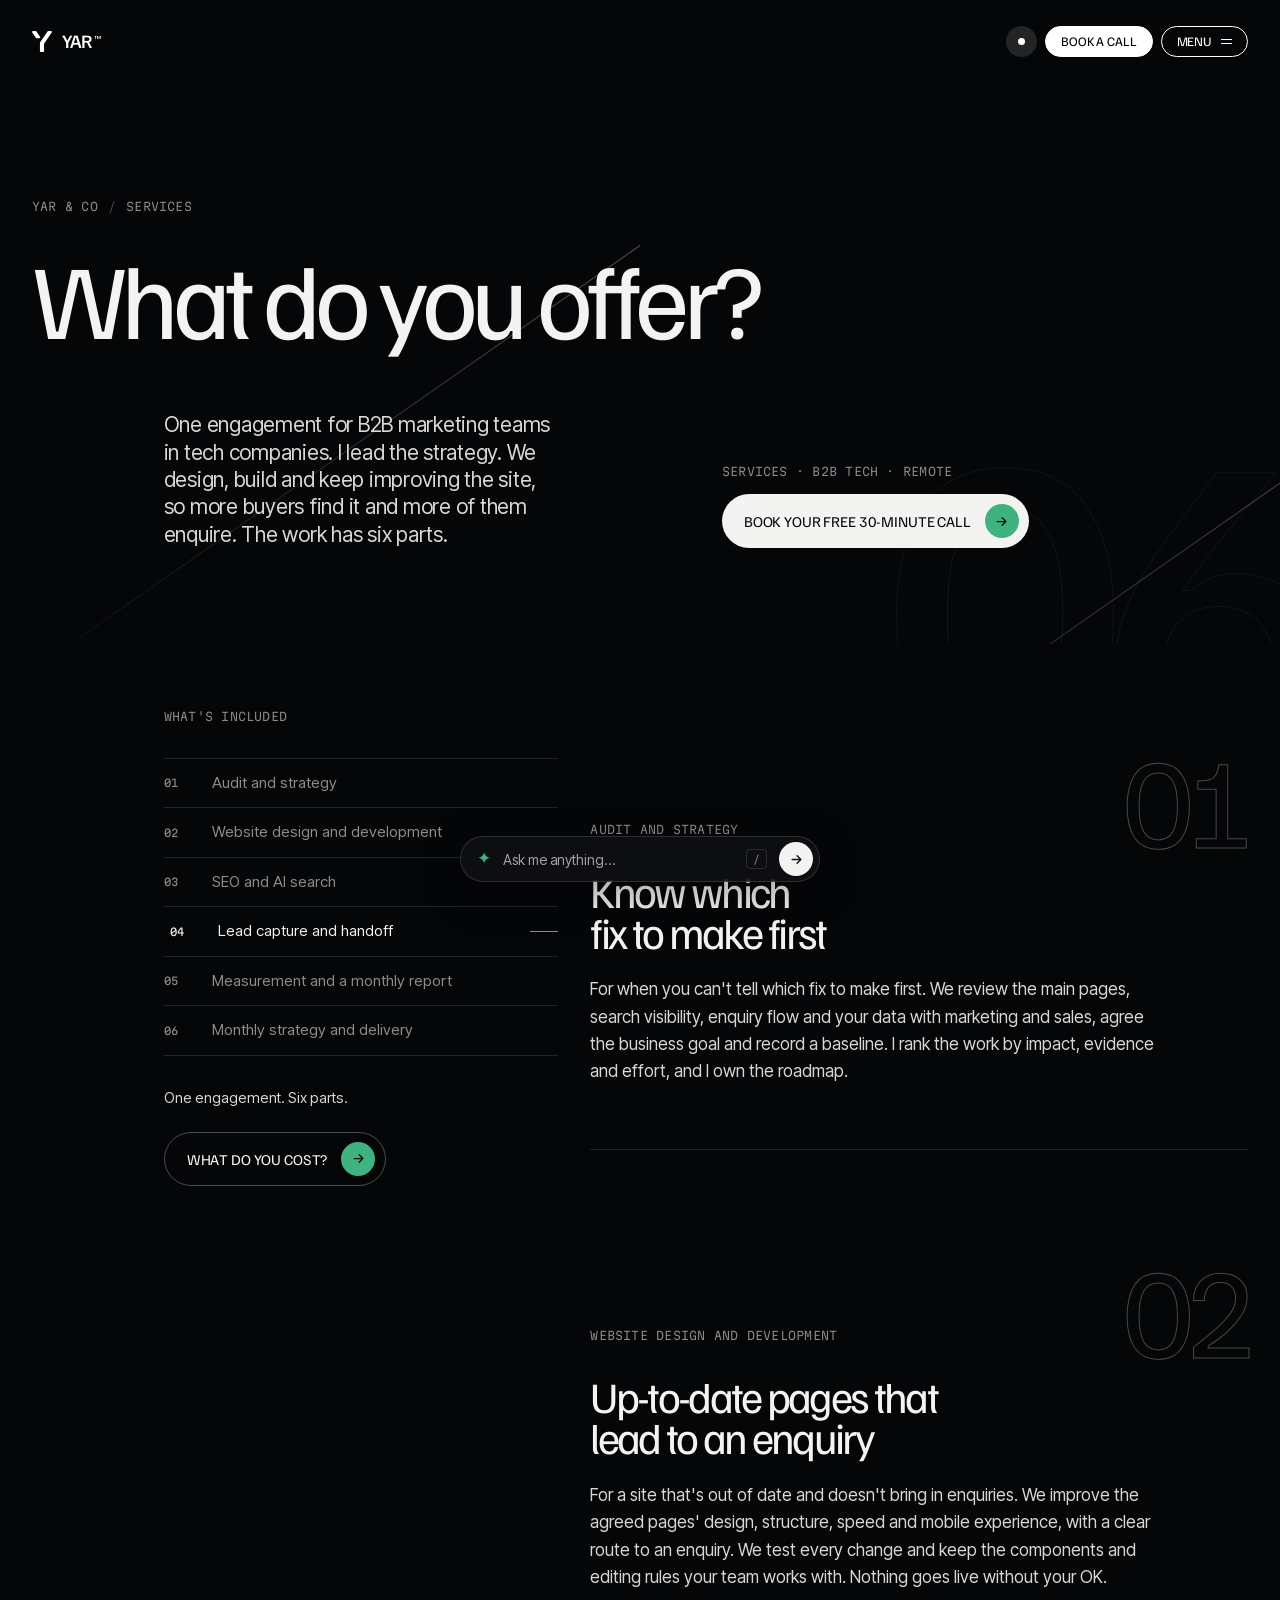
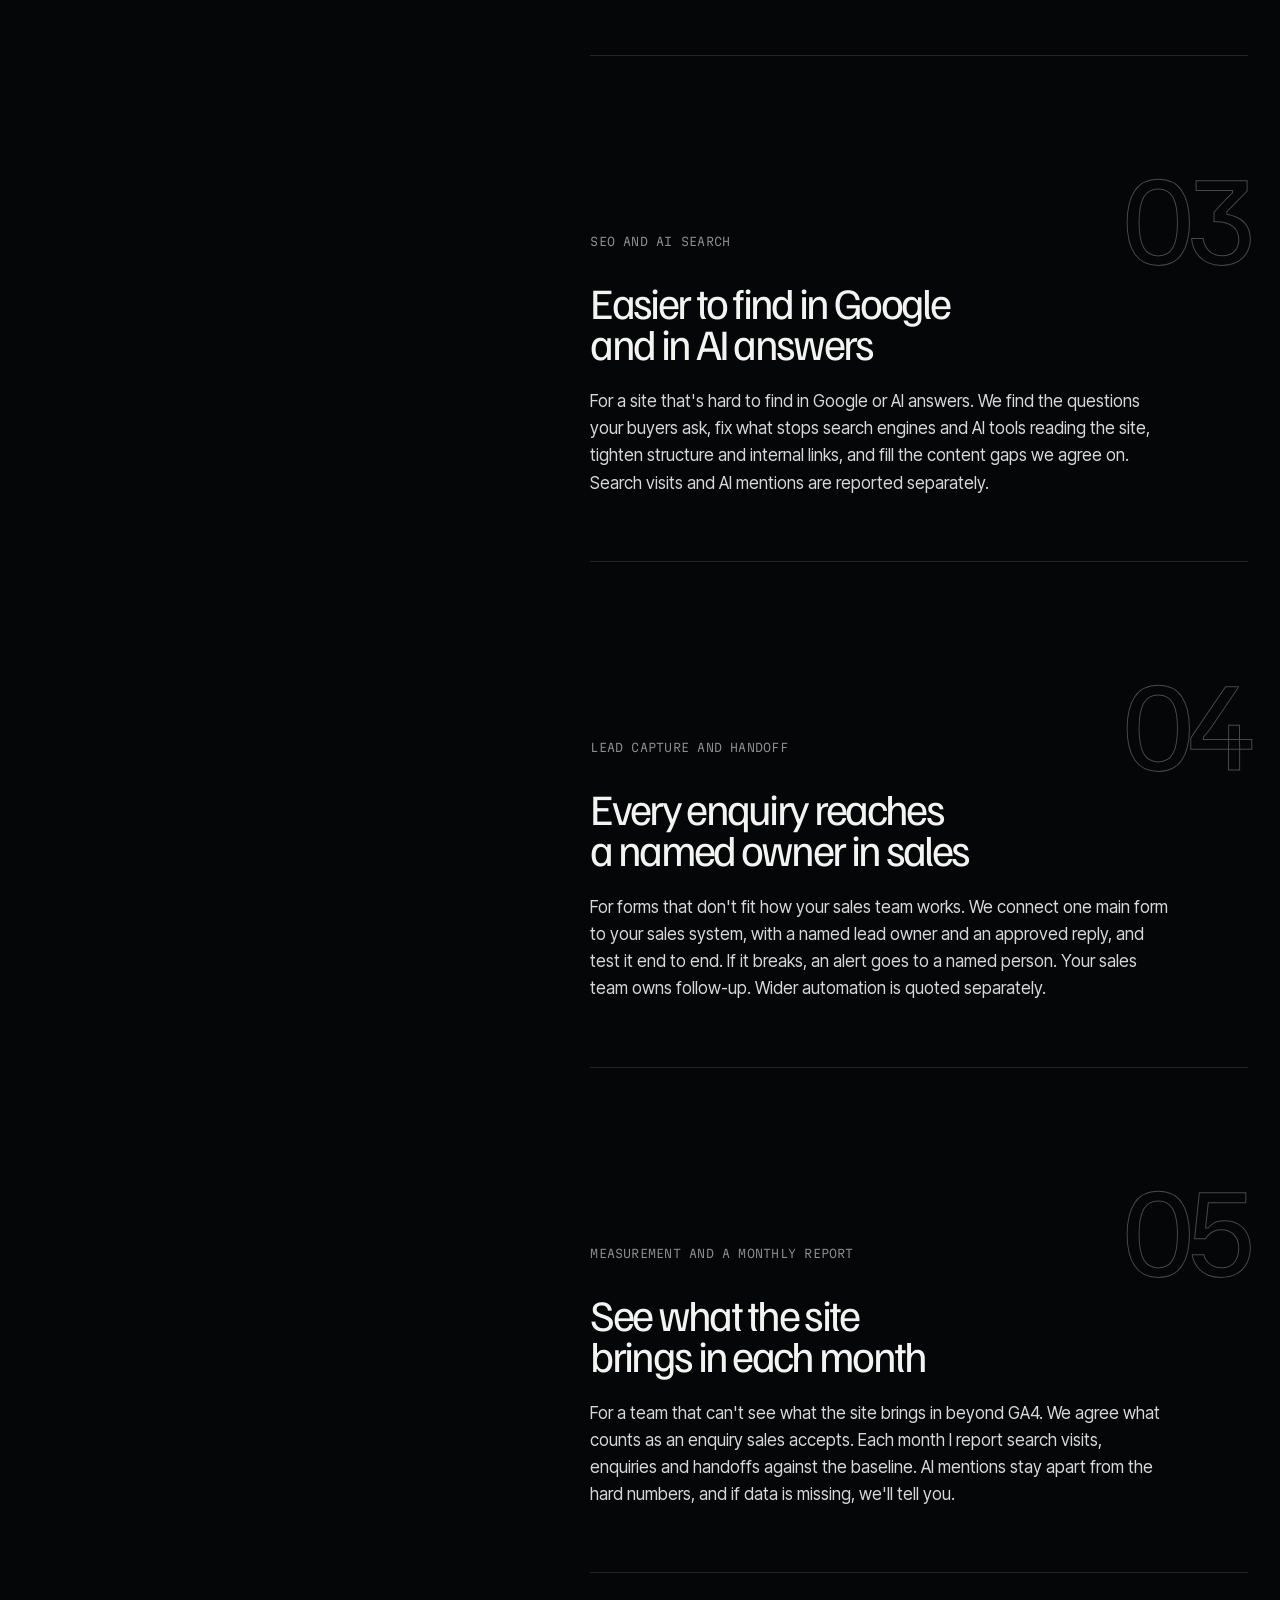
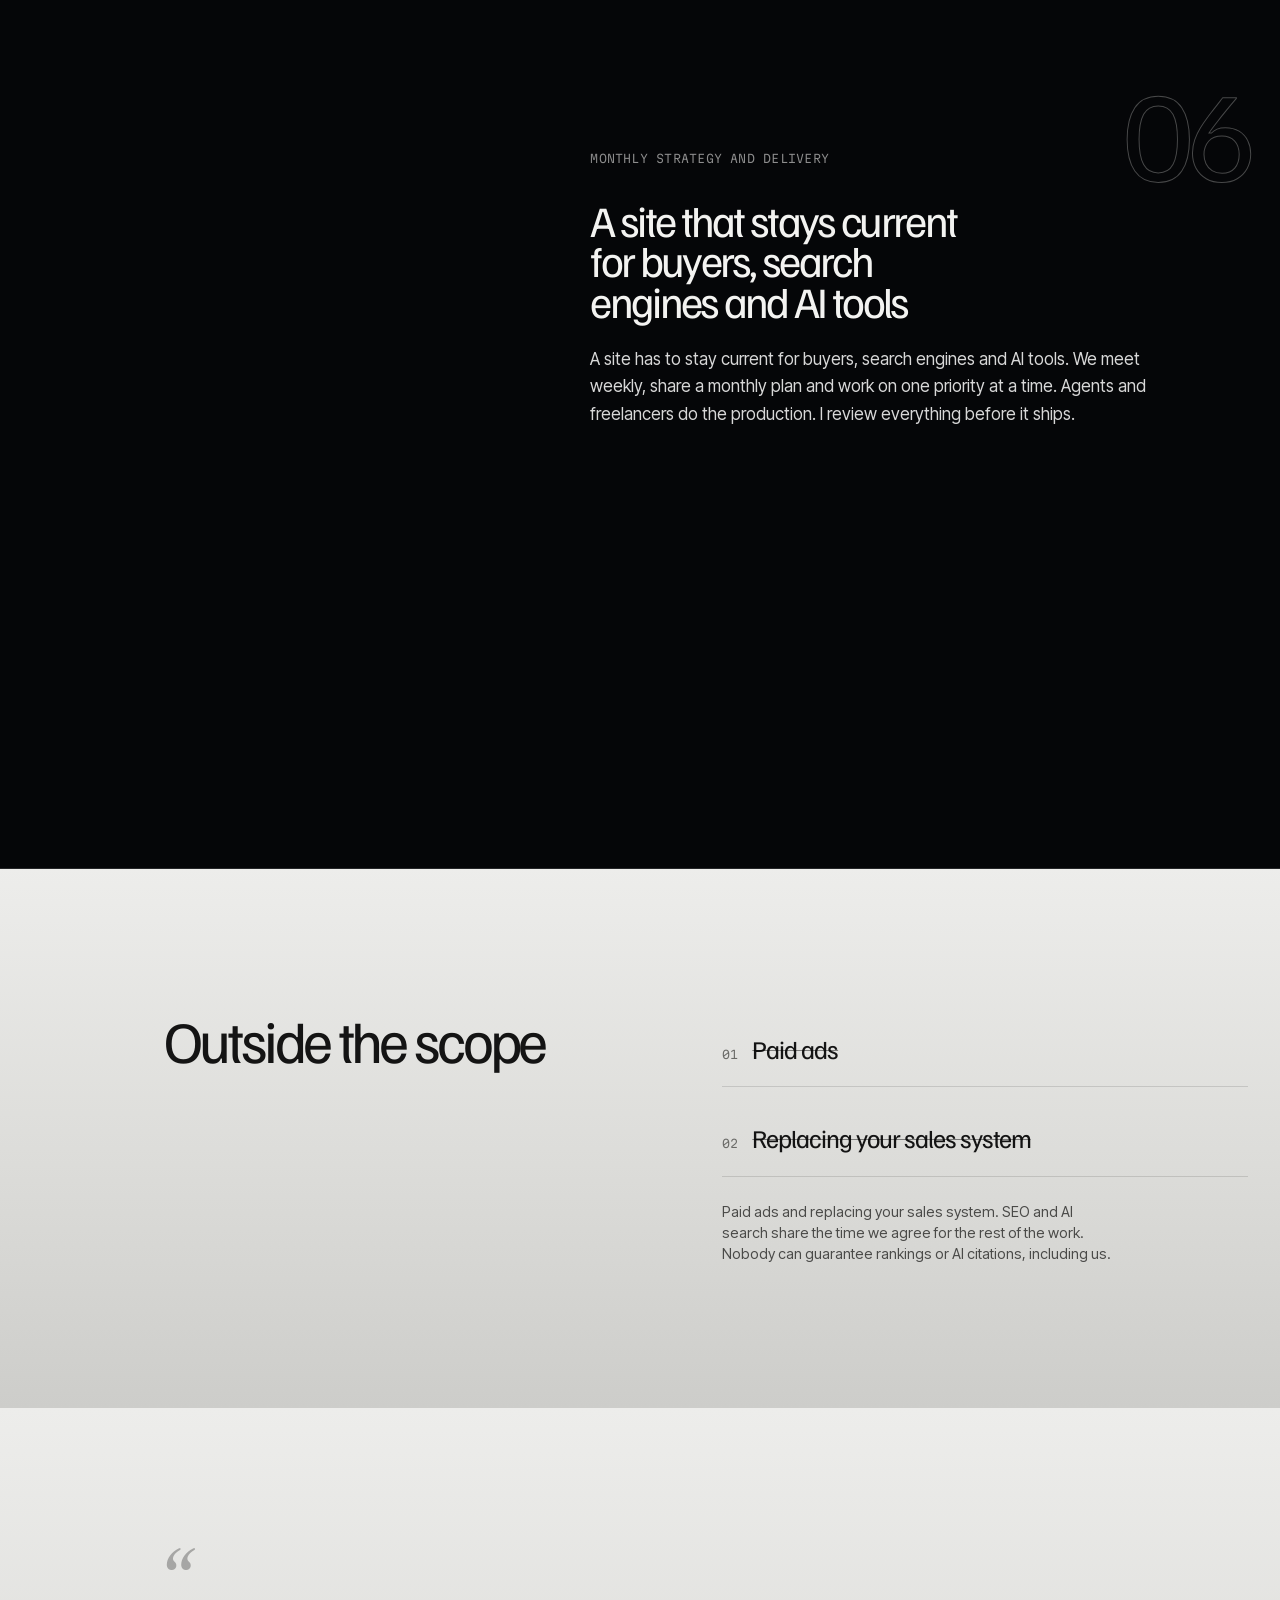
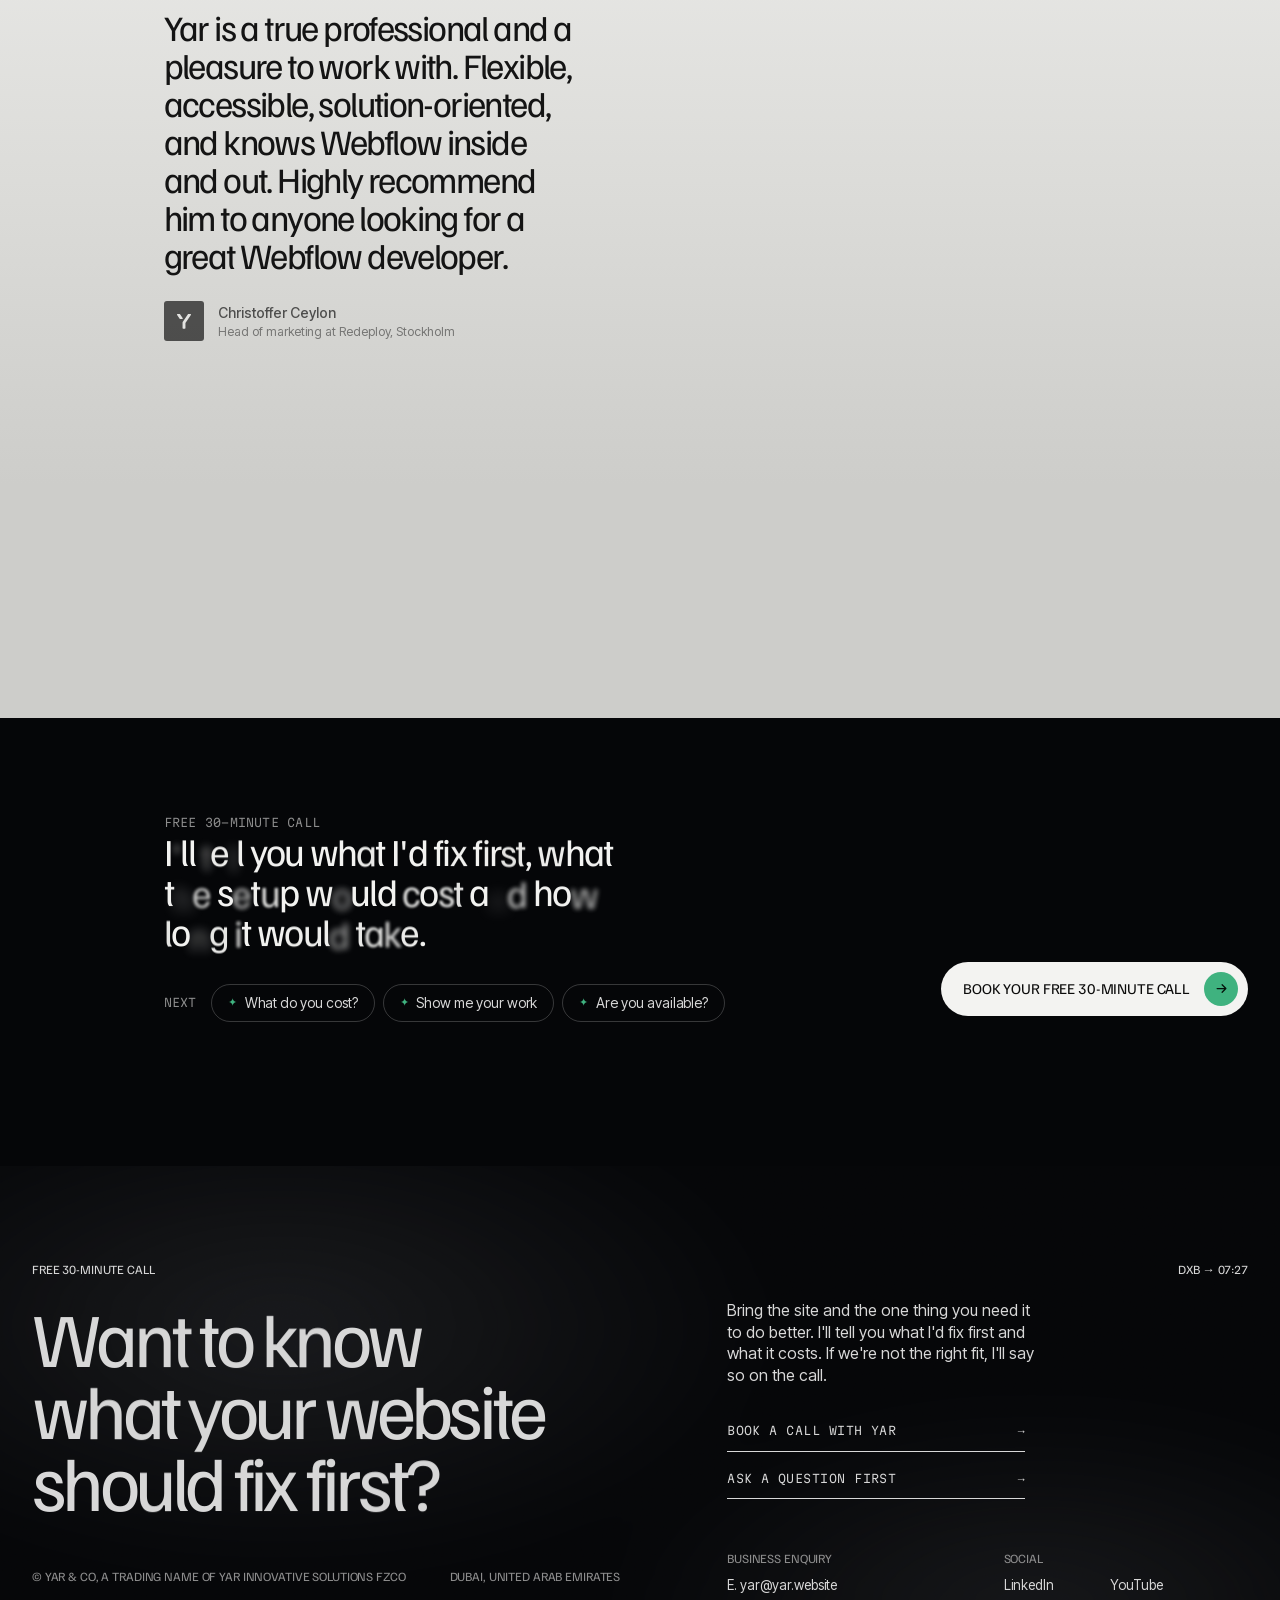
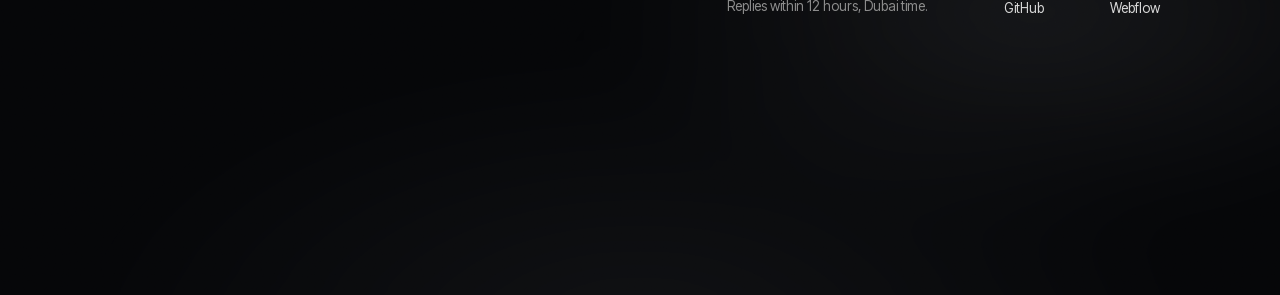
<file: services.html>
<!doctype html>
<html lang="en">
<head>
<meta charset="utf-8">
<meta name="robots" content="noindex, nofollow">
<meta name="viewport" content="width=device-width, initial-scale=1, viewport-fit=cover">
<meta name="theme-color" content="#050608"><meta name="color-scheme" content="dark">
<title>What do you offer? | Yar &amp; Co</title>
<meta name="description" content="Website strategy, design, development, SEO and AI search, lead capture and monthly reporting for B2B tech marketing teams, run by Yar &amp; Co as one engagement.">
<link rel="icon" href="assets/brand/mark-y.svg" type="image/svg+xml">
<link rel="apple-touch-icon" href="assets/brand/apple-touch-icon.png">
<script type="application/ld+json">{"@context": "https://schema.org", "@graph": [{"@type": "Organization", "@id": "https://yar.website/#org", "name": "Yar & Co", "legalName": "YAR Innovative Solutions FZCO", "url": "https://yar.website/", "email": "yar@yar.website", "description": "A small Dubai studio led by Yar Al Roshidi that designs, builds and runs websites for B2B tech companies.", "address": {"@type": "PostalAddress", "addressLocality": "Dubai", "addressCountry": "AE"}, "areaServed": ["US", "AE", "Worldwide"], "founder": {"@id": "https://yar.website/#yar"}, "contactPoint": {"@type": "ContactPoint", "contactType": "sales", "email": "yar@yar.website", "url": "https://cal.com/yaroshidi/discovery", "availableLanguage": ["en", "es", "ar"]}, "sameAs": ["https://www.linkedin.com/in/yaroshidi/", "https://www.youtube.com/@yaroshidi", "https://www.tiktok.com/@yaroshidi", "https://webflow.com/@yar", "https://webflow.com/@yaroshidi", "https://experts.webflow.com/profile/yar-levelflow", "https://contra.com/yaroshidi", "https://yaroshidi.gumroad.com", "https://github.com/yaroshidi", "https://x.com/yaroshidi"]}, {"@type": "Person", "@id": "https://yar.website/#yar", "name": "Yar Al Roshidi", "jobTitle": "Founder", "worksFor": {"@id": "https://yar.website/#org"}, "url": "https://yar.website/about", "hasCredential": {"@type": "EducationalOccupationalCredential", "name": "Webflow Certified Partner"}, "sameAs": ["https://www.linkedin.com/in/yaroshidi/", "https://www.youtube.com/@yaroshidi", "https://www.tiktok.com/@yaroshidi", "https://webflow.com/@yar", "https://webflow.com/@yaroshidi", "https://experts.webflow.com/profile/yar-levelflow", "https://contra.com/yaroshidi", "https://yaroshidi.gumroad.com", "https://github.com/yaroshidi", "https://x.com/yaroshidi"]}, {"@type": "WebSite", "@id": "https://yar.website/#website", "url": "https://yar.website/", "name": "Yar & Co", "publisher": {"@id": "https://yar.website/#org"}}, {"@type": "WebPage", "@id": "https://yar.website/services#webpage", "url": "https://yar.website/services", "name": "What do you offer? | Yar & Co", "isPartOf": {"@id": "https://yar.website/#website"}, "about": {"@id": "https://yar.website/#org"}, "publisher": {"@id": "https://yar.website/#org"}}, {"@type": "Service", "name": "Audit and strategy", "description": "Know which fix to make first", "provider": {"@id": "https://yar.website/#org"}, "areaServed": ["US", "AE", "Worldwide"]}, {"@type": "Service", "name": "Website design and development", "description": "Up-to-date pages that lead to an enquiry", "provider": {"@id": "https://yar.website/#org"}, "areaServed": ["US", "AE", "Worldwide"]}, {"@type": "Service", "name": "SEO and AI search", "description": "Easier to find in Google and in AI answers", "provider": {"@id": "https://yar.website/#org"}, "areaServed": ["US", "AE", "Worldwide"]}, {"@type": "Service", "name": "Lead capture and handoff", "description": "Every enquiry reaches a named owner in sales", "provider": {"@id": "https://yar.website/#org"}, "areaServed": ["US", "AE", "Worldwide"]}, {"@type": "Service", "name": "Measurement and a monthly report", "description": "See what the site brings in each month", "provider": {"@id": "https://yar.website/#org"}, "areaServed": ["US", "AE", "Worldwide"]}, {"@type": "Service", "name": "Monthly strategy and delivery", "description": "A site that stays current for buyers, search engines and AI tools", "provider": {"@id": "https://yar.website/#org"}, "areaServed": ["US", "AE", "Worldwide"]}]}</script>
<script>document.documentElement.classList.add('js');if(/static/.test(location.search)||matchMedia('(prefers-reduced-motion: reduce)').matches)document.documentElement.classList.add('static')</script>
<link rel="preload" as="font" type="font/woff2" href="assets/fonts/familjen-grotesk.woff2" crossorigin>
<link rel="preload" as="font" type="font/woff2" href="assets/fonts/inter-tight-latin.woff2" crossorigin>
<link rel="stylesheet" href="assets/site.css">
</head>
<body data-nav="services">
<a class="sr" href="#main">Skip to content</a>
<div class="cur" id="cur" aria-hidden="true"><div class="bars"><i></i><i></i><i></i><i></i><i></i><i></i><i></i><i></i><i></i><i></i></div><span class="cy"><svg viewBox="0 0 160 169" aria-hidden="true"><path d="M158.983 4.29278C159.729 5.6484 160.064 7.07933 159.99 8.58556C159.915 10.0918 159.43 11.4474 158.535 12.6524L96.5582 103.027V161.092C96.5582 163.201 95.7751 165.046 94.2089 166.628C92.6427 168.209 90.8155 169 88.7272 169H71.4988C69.2614 169 67.3596 168.209 65.7934 166.628C64.2271 165.046 63.444 163.201 63.444 161.092V94.8931C63.444 93.3868 63.9661 91.8806 65.0102 90.3743L124.75 3.38904C125.496 2.33467 126.428 1.50624 127.547 0.903743C128.666 0.301247 129.896 0 131.239 0H152.047C153.539 0 154.918 0.376559 156.186 1.12968C157.454 1.8828 158.386 2.93717 158.983 4.29278ZM64.7865 53.9987C64.1898 55.3543 63.2576 56.4087 61.9897 57.1618C60.7218 57.9149 59.342 58.2914 57.8504 58.2914H37.0422C34.3572 58.2914 32.1198 57.1618 30.3298 54.9024L1.24303 12.6524C0.49721 11.4474 0.0870118 10.0918 0.0124303 8.58556C-0.0621513 7.07933 0.198884 5.6484 0.795536 4.29278C1.39219 2.93717 2.32446 1.8828 3.59234 1.12968C4.86023 0.376559 6.23999 0 7.73162 0H28.7636C31.2994 0 33.4622 1.12968 35.2522 3.38904L64.339 45.639C65.0848 46.844 65.495 48.1996 65.5696 49.7059C65.6442 51.2121 65.3832 52.6431 64.7865 53.9987Z" fill="currentColor"/></svg></span><span class="cl">Yar &amp; Co · Dubai</span><span class="cl cr">Services</span></div>
<header class="hdr">
  <a class="logo" href="https://yaroshidi.github.io/yar-trionn-preview/" aria-label="Yar &amp; Co, home"><svg viewBox="0 0 160 169" aria-hidden="true"><path d="M158.983 4.29278C159.729 5.6484 160.064 7.07933 159.99 8.58556C159.915 10.0918 159.43 11.4474 158.535 12.6524L96.5582 103.027V161.092C96.5582 163.201 95.7751 165.046 94.2089 166.628C92.6427 168.209 90.8155 169 88.7272 169H71.4988C69.2614 169 67.3596 168.209 65.7934 166.628C64.2271 165.046 63.444 163.201 63.444 161.092V94.8931C63.444 93.3868 63.9661 91.8806 65.0102 90.3743L124.75 3.38904C125.496 2.33467 126.428 1.50624 127.547 0.903743C128.666 0.301247 129.896 0 131.239 0H152.047C153.539 0 154.918 0.376559 156.186 1.12968C157.454 1.8828 158.386 2.93717 158.983 4.29278ZM64.7865 53.9987C64.1898 55.3543 63.2576 56.4087 61.9897 57.1618C60.7218 57.9149 59.342 58.2914 57.8504 58.2914H37.0422C34.3572 58.2914 32.1198 57.1618 30.3298 54.9024L1.24303 12.6524C0.49721 11.4474 0.0870118 10.0918 0.0124303 8.58556C-0.0621513 7.07933 0.198884 5.6484 0.795536 4.29278C1.39219 2.93717 2.32446 1.8828 3.59234 1.12968C4.86023 0.376559 6.23999 0 7.73162 0H28.7636C31.2994 0 33.4622 1.12968 35.2522 3.38904L64.339 45.639C65.0848 46.844 65.495 48.1996 65.5696 49.7059C65.6442 51.2121 65.3832 52.6431 64.7865 53.9987Z" fill="currentColor"/></svg><span class="wm">YAR<span class="tm" aria-hidden="true">™</span></span></a>
  <div class="hdr-r">
    <span class="dotchip" title="Taking new projects" aria-hidden="true"><i></i></span>
    <a class="pill fill" href="https://cal.com/yaroshidi/discovery">Book a call</a>
    <button class="pill" id="menuBtn" aria-expanded="false" aria-controls="menu">Menu <span class="bars"><i></i><i></i></span></button>
  </div>
</header>
<div class="veil" id="veil"></div>
<aside class="menu" id="menu" aria-label="Menu">
  <div class="close"><button class="pill" id="menuClose">Close ✕</button></div>
  <div>
    <nav>
      <a data-k="home" href="https://yaroshidi.github.io/yar-trionn-preview/">Home</a>
      <a data-k="services" href="services.html">Services</a>
      <a data-k="projects" href="projects.html">Projects</a>
      <a data-k="ai" href="ai.html">How we work</a>
      <a data-k="aeo" href="https://yar.website/aeo">AEO</a>
      <a data-k="about" href="about.html">About</a>
    </nav>
    <a class="chip" href="answers.html" data-ask-open><span class="star">✦</span>&nbsp; Ask Yar a question</a>
  </div>
  <div class="meta">
    <div><div class="cap">Business enquiry</div><a href="mailto:yar@yar.website">E.&nbsp;&nbsp; yar@yar.website</a><br><a href="https://cal.com/yaroshidi/discovery">C.&nbsp;&nbsp; Book your free 30-minute call</a></div>
    <div><div class="cap">Social</div><div class="soc"><a href="https://www.linkedin.com/in/yaroshidi/">LinkedIn</a><a href="https://www.youtube.com/@yaroshidi">YouTube</a><a href="https://github.com/yaroshidi">GitHub</a><a href="https://webflow.com/@yar">Webflow</a></div></div>
  </div>
</aside>
<main id="main">
<section class="phero "><div class="bg" aria-hidden="true"><span class="streak" style="top:38%;left:-10%;width:60%"></span><span class="streak" style="top:61%;left:30%;width:80%"></span></div><span class="ghost" aria-hidden="true">06</span><nav class="crumb mono intro-rv" aria-label="Breadcrumb"><a href="https://yaroshidi.github.io/yar-trionn-preview/">Yar &amp; Co</a><i>/</i><span>Services</span></nav><h1 class="display">What do you offer?</h1><div class="row"><p class="lead intro-rv">One engagement for B2B marketing teams in tech companies. I lead the strategy. We design, build and keep improving the site, so more buyers find it and more of them enquire. The work has six parts.</p><div class="intro-rv"><p class="mono lbl" style="margin-bottom:14px">Services · B2B tech · Remote</p><a class="btn " href="https://cal.com/yaroshidi/discovery"><span class="t">Book your free 30-minute call</span><span class="dot"><svg viewBox="0 0 24 24" fill="none" stroke="currentColor" stroke-width="2" stroke-linecap="round" stroke-linejoin="round" aria-hidden="true"><path d="M5 12h14M13 6l6 6-6 6"/></svg></span></a></div></div></section><section class="parts" aria-label="What's included">
 <div class="idx"><p class="mono lbl">What's included</p><ol><li class=on><a href="#p1"><span class="n">01</span><span>Audit and strategy</span><span class="bar"></span></a></li><li><a href="#p2"><span class="n">02</span><span>Website design and development</span><span class="bar"></span></a></li><li><a href="#p3"><span class="n">03</span><span>SEO and AI search</span><span class="bar"></span></a></li><li><a href="#p4"><span class="n">04</span><span>Lead capture and handoff</span><span class="bar"></span></a></li><li><a href="#p5"><span class="n">05</span><span>Measurement and a monthly report</span><span class="bar"></span></a></li><li><a href="#p6"><span class="n">06</span><span>Monthly strategy and delivery</span><span class="bar"></span></a></li></ol><p class="note">One engagement. Six parts.</p><div style="margin-top:24px"><a class="btn line" href="pricing.html"><span class="t">What do you cost?</span><span class="dot"><svg viewBox="0 0 24 24" fill="none" stroke="currentColor" stroke-width="2" stroke-linecap="round" stroke-linejoin="round" aria-hidden="true"><path d="M5 12h14M13 6l6 6-6 6"/></svg></span></a></div></div>
 <div class="list"><article class="part" id="p1"><div class="top"><span class="mono">Audit and strategy</span><span class="num" aria-hidden="true">01</span></div><h2 class="display split">Know which fix to make first</h2><p class="rv">For when you can't tell which fix to make first. We review the main pages, search visibility, enquiry flow and your data with marketing and sales, agree the business goal and record a baseline. I rank the work by impact, evidence and effort, and I own the roadmap.</p></article><article class="part" id="p2"><div class="top"><span class="mono">Website design and development</span><span class="num" aria-hidden="true">02</span></div><h2 class="display split">Up-to-date pages that lead to an enquiry</h2><p class="rv">For a site that's out of date and doesn't bring in enquiries. We improve the agreed pages' design, structure, speed and mobile experience, with a clear route to an enquiry. We test every change and keep the components and editing rules your team works with. Nothing goes live without your OK.</p></article><article class="part" id="p3"><div class="top"><span class="mono">SEO and AI search</span><span class="num" aria-hidden="true">03</span></div><h2 class="display split">Easier to find in Google and in AI answers</h2><p class="rv">For a site that's hard to find in Google or AI answers. We find the questions your buyers ask, fix what stops search engines and AI tools reading the site, tighten structure and internal links, and fill the content gaps we agree on. Search visits and AI mentions are reported separately.</p></article><article class="part" id="p4"><div class="top"><span class="mono">Lead capture and handoff</span><span class="num" aria-hidden="true">04</span></div><h2 class="display split">Every enquiry reaches a named owner in sales</h2><p class="rv">For forms that don't fit how your sales team works. We connect one main form to your sales system, with a named lead owner and an approved reply, and test it end to end. If it breaks, an alert goes to a named person. Your sales team owns follow-up. Wider automation is quoted separately.</p></article><article class="part" id="p5"><div class="top"><span class="mono">Measurement and a monthly report</span><span class="num" aria-hidden="true">05</span></div><h2 class="display split">See what the site brings in each month</h2><p class="rv">For a team that can't see what the site brings in beyond GA4. We agree what counts as an enquiry sales accepts. Each month I report search visits, enquiries and handoffs against the baseline. AI mentions stay apart from the hard numbers, and if data is missing, we'll tell you.</p></article><article class="part" id="p6"><div class="top"><span class="mono">Monthly strategy and delivery</span><span class="num" aria-hidden="true">06</span></div><h2 class="display split">A site that stays current for buyers, search engines and AI tools</h2><p class="rv">A site has to stay current for buyers, search engines and AI tools. We meet weekly, share a monthly plan and work on one priority at a time. Agents and freelancers do the production. I review everything before it ships.</p></article></div>
</section>
<div class="blinds" aria-hidden="true" style="--from:#050608;--to:#EDEDEB"><i style="height:8.3333%"></i><i style="height:8.3333%"></i><i style="height:8.3333%"></i><i style="height:8.3333%"></i><i style="height:8.3333%"></i><i style="height:8.3333%"></i><i style="height:8.3333%"></i><i style="height:8.3333%"></i><i style="height:8.3333%"></i><i style="height:8.3333%"></i><i style="height:8.3333%"></i><i style="height:8.3333%"></i></div>
<section class="scope light">
 <div class="in"><h2 class="display split">Outside the scope</h2>
  <div><div class="x rv"><div><span class="mono">01</span><s>Paid ads</s></div><div><span class="mono">02</span><s>Replacing your sales system</s></div></div>
  <p class="fine rv">Paid ads and replacing your sales system. SEO and AI search share the time we agree for the rest of the work. Nobody can guarantee rankings or AI citations, including us.</p></div>
 </div>
</section>
<section class="svc-quote light"><div class="in"><figure class="pq rv"><blockquote>Yar is a true professional and a pleasure to work with. Flexible, accessible, solution-oriented, and knows Webflow inside and out. Highly recommend him to anyone looking for a great Webflow developer.</blockquote><figcaption class="by"><span class="mk"><svg viewBox="0 0 160 169" aria-hidden="true"><path d="M158.983 4.29278C159.729 5.6484 160.064 7.07933 159.99 8.58556C159.915 10.0918 159.43 11.4474 158.535 12.6524L96.5582 103.027V161.092C96.5582 163.201 95.7751 165.046 94.2089 166.628C92.6427 168.209 90.8155 169 88.7272 169H71.4988C69.2614 169 67.3596 168.209 65.7934 166.628C64.2271 165.046 63.444 163.201 63.444 161.092V94.8931C63.444 93.3868 63.9661 91.8806 65.0102 90.3743L124.75 3.38904C125.496 2.33467 126.428 1.50624 127.547 0.903743C128.666 0.301247 129.896 0 131.239 0H152.047C153.539 0 154.918 0.376559 156.186 1.12968C157.454 1.8828 158.386 2.93717 158.983 4.29278ZM64.7865 53.9987C64.1898 55.3543 63.2576 56.4087 61.9897 57.1618C60.7218 57.9149 59.342 58.2914 57.8504 58.2914H37.0422C34.3572 58.2914 32.1198 57.1618 30.3298 54.9024L1.24303 12.6524C0.49721 11.4474 0.0870118 10.0918 0.0124303 8.58556C-0.0621513 7.07933 0.198884 5.6484 0.795536 4.29278C1.39219 2.93717 2.32446 1.8828 3.59234 1.12968C4.86023 0.376559 6.23999 0 7.73162 0H28.7636C31.2994 0 33.4622 1.12968 35.2522 3.38904L64.339 45.639C65.0848 46.844 65.495 48.1996 65.5696 49.7059C65.6442 51.2121 65.3832 52.6431 64.7865 53.9987Z" fill="currentColor"/></svg></span><span><b>Christoffer Ceylon</b><span>Head of marketing at Redeploy, Stockholm</span></span></figcaption></figure></div></section>
<div class="blinds" aria-hidden="true" style="--from:#CDCDCA;--to:#050608"><i style="height:8.3333%"></i><i style="height:8.3333%"></i><i style="height:8.3333%"></i><i style="height:8.3333%"></i><i style="height:8.3333%"></i><i style="height:8.3333%"></i><i style="height:8.3333%"></i><i style="height:8.3333%"></i><i style="height:8.3333%"></i><i style="height:8.3333%"></i><i style="height:8.3333%"></i><i style="height:8.3333%"></i></div>
<section class="close-band">
  <div><p class="mono lbl">Free 30-minute call</p><p class="big split">I'll tell you what I'd fix first, what the setup would cost and how long it would take.</p><div class="next"><div class="next-chips"><span class="mono lbl">Next</span><a class="chip2" href="pricing.html"><span class="star">✦</span><span class="t">What do you cost?</span></a><a class="chip2" href="projects.html"><span class="star">✦</span><span class="t">Show me your work</span></a><a class="chip2" href="contact.html"><span class="star">✦</span><span class="t">Are you available?</span></a></div></div></div>
  <div class="acts"><a class="btn " href="https://cal.com/yaroshidi/discovery"><span class="t">Book your free 30-minute call</span><span class="dot"><svg viewBox="0 0 24 24" fill="none" stroke="currentColor" stroke-width="2" stroke-linecap="round" stroke-linejoin="round" aria-hidden="true"><path d="M5 12h14M13 6l6 6-6 6"/></svg></span></a></div>
</section>
</main>
<footer class="foot" id="contact">
  <div class="smoke" aria-hidden="true"></div><div class="grain" aria-hidden="true"></div>
  <div class="top"><span class="cap">Free 30-minute call</span><span class="cap">DXB → <span data-clock>--:--</span></span></div>
  <div class="grid">
    <div>
      <h2 class="display split">Want to know what your website should fix first?</h2>
      <div class="left-meta cap"><span>© Yar &amp; Co, a trading name of YAR Innovative Solutions FZCO</span><span>Dubai, United Arab Emirates</span></div>
    </div>
    <div class="right rv">
      <p class="lede">Bring the site and the one thing you need it to do better. I'll tell you what I'd fix first and what it costs. If we're not the right fit, I'll say so on the call.</p>
      <a class="mlink" href="https://cal.com/yaroshidi/discovery"><span class="t">Book a call with Yar</span><span class="ar">→</span></a>
      <a class="mlink" href="answers.html" data-ask-open><span class="t">Ask a question first</span><span class="ar">→</span></a>
      <div class="meta">
        <div><div class="cap">Business enquiry</div><a href="mailto:yar@yar.website">E. yar@yar.website</a><br><span style="color:var(--mute)">Replies within 12 hours, Dubai time.</span></div>
        <div><div class="cap">Social</div><div class="soc"><a href="https://www.linkedin.com/in/yaroshidi/">LinkedIn</a><a href="https://www.youtube.com/@yaroshidi">YouTube</a><a href="https://github.com/yaroshidi">GitHub</a><a href="https://webflow.com/@yar">Webflow</a></div></div>
      </div>
    </div>
  </div>
  <div class="word" aria-hidden="true" id="word">Yar.website</div>
</footer>
<div class="ask" id="ask">
  <button class="ask-pill" id="askPill" type="button" aria-label="Ask me anything" aria-expanded="false" aria-controls="askPanel" aria-keyshortcuts="/ Control+K Meta+K"><span class="star" aria-hidden="true">✦</span><span class="ph" aria-hidden="true">Ask me anything…</span><kbd aria-hidden="true">/</kbd><span class="ask-go" aria-hidden="true"><svg width="15" height="15" viewBox="0 0 24 24" fill="none" stroke="currentColor" stroke-width="2.2" stroke-linecap="round" stroke-linejoin="round"><path d="M5 12h14M13 6l6 6-6 6"/></svg></span></button>
  <section class="ask-panel" id="askPanel" role="dialog" aria-modal="true" aria-labelledby="askTitle" aria-hidden="true" inert>
    <header class="ask-head" style="--k:0"><span class="ask-mark" aria-hidden="true"><svg viewBox="0 0 160 169" aria-hidden="true"><path d="M158.983 4.29278C159.729 5.6484 160.064 7.07933 159.99 8.58556C159.915 10.0918 159.43 11.4474 158.535 12.6524L96.5582 103.027V161.092C96.5582 163.201 95.7751 165.046 94.2089 166.628C92.6427 168.209 90.8155 169 88.7272 169H71.4988C69.2614 169 67.3596 168.209 65.7934 166.628C64.2271 165.046 63.444 163.201 63.444 161.092V94.8931C63.444 93.3868 63.9661 91.8806 65.0102 90.3743L124.75 3.38904C125.496 2.33467 126.428 1.50624 127.547 0.903743C128.666 0.301247 129.896 0 131.239 0H152.047C153.539 0 154.918 0.376559 156.186 1.12968C157.454 1.8828 158.386 2.93717 158.983 4.29278ZM64.7865 53.9987C64.1898 55.3543 63.2576 56.4087 61.9897 57.1618C60.7218 57.9149 59.342 58.2914 57.8504 58.2914H37.0422C34.3572 58.2914 32.1198 57.1618 30.3298 54.9024L1.24303 12.6524C0.49721 11.4474 0.0870118 10.0918 0.0124303 8.58556C-0.0621513 7.07933 0.198884 5.6484 0.795536 4.29278C1.39219 2.93717 2.32446 1.8828 3.59234 1.12968C4.86023 0.376559 6.23999 0 7.73162 0H28.7636C31.2994 0 33.4622 1.12968 35.2522 3.38904L64.339 45.639C65.0848 46.844 65.495 48.1996 65.5696 49.7059C65.6442 51.2121 65.3832 52.6431 64.7865 53.9987Z" fill="currentColor"/></svg></span><div><h2 id="askTitle">Ask Yar</h2><p class="mono">Answers from yar.website</p></div><button class="pill" id="askClose" type="button" aria-label="Close chat">Close ✕</button></header>
    <div class="ask-log" id="askLog" role="log" aria-live="polite" aria-label="Conversation" tabindex="-1" data-lenis-prevent style="--k:1"></div>
    <form class="ask-form" id="askForm" action="https://yar.website/ask" method="get" autocomplete="off" style="--k:2"><label class="sr" for="askInput">Your question</label><input class="ask-hp" id="askHp" name="hp" type="text" tabindex="-1" autocomplete="off" aria-hidden="true"><input id="askInput" name="q" type="text" placeholder="Ask me anything…" enterkeyhint="send" maxlength="300" autocomplete="off"><button class="ask-send" type="submit" aria-label="Send question"><svg width="15" height="15" viewBox="0 0 24 24" fill="none" stroke="currentColor" stroke-width="2.2" stroke-linecap="round" stroke-linejoin="round" aria-hidden="true"><path d="M5 12h14M13 6l6 6-6 6"/></svg></button></form>
    <p class="ask-note mono" style="--k:3">Prototype · scripted answers from yar.website</p>
  </section>
</div>
<script defer src="assets/vendor/gsap.min.js"></script>
<script defer src="assets/vendor/ScrollTrigger.min.js"></script>
<script defer src="assets/vendor/lenis.min.js"></script>
<script defer src="assets/js/ask.js"></script>
<script defer src="assets/site.js"></script>
</body>
</html>
</file>
<file: assets/site.css>
@font-face{font-family:"Familjen";src:url("fonts/familjen-grotesk.woff2") format("woff2");font-weight:400 700;font-display:swap}
@font-face{font-family:"Inter Tight";src:url("fonts/inter-tight-latin.woff2") format("woff2");font-weight:100 900;font-display:swap}
@font-face{font-family:"Martian";src:url("fonts/martian-mono.woff2") format("woff2");font-weight:100 800;font-display:swap}
@font-face{font-family:"Instrument";src:url("fonts/instrument-serif-italic.woff2") format("woff2");font-style:italic;font-display:swap}

:root{
  --bg:#050608; --ink:#D8D8D8; --hi:#F3F3F1; --mute:#8D8D8D; --dim:#5A5A5A;
  --line:rgba(255,255,255,.12);
  --paper:#E4E4E2; --paper-2:#CFCFCC; --ink-d:#3F3F3F; --ink-dd:#141414; --line-d:rgba(0,0,0,.12);
  --green:#3FB27F;
  --pad:clamp(20px,2.5vw,36px);
  --f-display:"Familjen","Inter Tight",Arial,sans-serif;
  --f-body:"Inter Tight",Arial,sans-serif;
  --f-mono:"Martian",ui-monospace,monospace;
  --ease:cubic-bezier(.19,1,.22,1);
}
*{box-sizing:border-box;margin:0;padding:0}
html{background:var(--bg);color:var(--ink);font-family:var(--f-body);-webkit-font-smoothing:antialiased;-moz-osx-font-smoothing:grayscale;text-rendering:optimizeLegibility;-webkit-tap-highlight-color:transparent;scrollbar-color:#34363a var(--bg);scrollbar-width:thin}
::-webkit-scrollbar{width:8px;height:8px}::-webkit-scrollbar-track{background:var(--bg)}::-webkit-scrollbar-thumb{background:#2c2e32;border-radius:8px;border:2px solid var(--bg)}::-webkit-scrollbar-thumb:hover{background:#4a4d52}
h1,h2,h3,blockquote{text-wrap:balance}p{text-wrap:pretty}
:focus-visible{outline:2px solid var(--green);outline-offset:3px;border-radius:2px}
.light :focus-visible{outline-color:#1d7a52}
.num,.mono,#clock,.pl-count{font-variant-numeric:tabular-nums}
.sr{position:absolute;width:1px;height:1px;overflow:hidden;clip:rect(0 0 0 0);white-space:nowrap}
html.lenis,html.lenis body{height:auto}
.lenis.lenis-smooth{scroll-behavior:auto!important}
body{overflow-x:hidden}
a{color:inherit;text-decoration:none}
img,video,svg{display:block;max-width:100%}
button{font:inherit;color:inherit;background:none;border:0;cursor:pointer}
::selection{background:var(--green);color:#04130b}

/* ---------- type primitives ---------- */
.display{font-family:var(--f-display);font-weight:400;letter-spacing:-.062em;line-height:.94}
.cap{font-family:var(--f-display);font-size:12.6px;letter-spacing:-.01em;text-transform:uppercase;line-height:1.15}
.mono{font-family:var(--f-mono);font-weight:300;font-size:11.5px;letter-spacing:.02em;text-transform:uppercase}
.mlink{display:inline-flex;align-items:center;justify-content:space-between;gap:24px;min-width:228px;padding:0 0 11px;border-bottom:1px solid currentColor;font-family:var(--f-mono);font-weight:300;font-size:11.5px;letter-spacing:.04em;text-transform:uppercase;position:relative;overflow:hidden}
.mlink .t{display:inline-block;transition:transform .6s var(--ease)}
.mlink .ar{transition:transform .6s var(--ease)}
.mlink:hover .ar{transform:translateX(4px);color:var(--green)}
.mlink::after{content:"";position:absolute;left:0;bottom:-1px;height:1px;width:100%;background:var(--green);transform:scaleX(0);transform-origin:right;transition:transform .7s var(--ease)}
.mlink:hover::after{transform:scaleX(1);transform-origin:left}
.star{color:var(--green)}

/* ---------- header ---------- */
.hdr{position:fixed;inset:0 0 auto 0;z-index:50;display:flex;align-items:center;justify-content:space-between;padding:max(26px,env(safe-area-inset-top)) max(var(--pad),env(safe-area-inset-right)) 26px max(var(--pad),env(safe-area-inset-left));pointer-events:none;color:#fff;transition:color .5s var(--ease)}
.hdr.away{transform:translateY(-130%)}
.hdr>*{pointer-events:auto}
.logo{display:flex;align-items:center;gap:10px;font-family:var(--f-display);font-size:19px;letter-spacing:-.04em;font-weight:500}
.logo svg{width:20px;height:21px}
.logo .wm{white-space:nowrap}
/* trademark: Inter Tight light; its glyph is pre-raised (26% of its em, top at cap height), so it is sized by visible height:
   0.16em of the wordmark (about a quarter of the cap height, 3px at 19px). top drops the glyph top onto the wordmark cap height; line-height:0 keeps the line box. */
.logo .tm{position:relative;top:-.3357em;margin-left:.1636em;font-family:var(--f-body);font-weight:300;font-size:.6114em;line-height:0;letter-spacing:-.01em;vertical-align:baseline;color:inherit;font-synthesis:none;pointer-events:none}
.hdr-r{display:flex;gap:8px;align-items:center}
.pill{height:31px;display:inline-flex;align-items:center;gap:10px;padding:0 15px;border-radius:999px;font-family:var(--f-display);font-size:13px;letter-spacing:-.01em;text-transform:uppercase;border:1px solid currentColor;transition:background .45s var(--ease),color .45s var(--ease),border-color .45s var(--ease),transform .3s var(--ease)}
@media (hover:hover){.pill:hover{background:rgba(255,255,255,.12)}}
.pill.fill{background:#fff;color:#000;border-color:#fff}
@media (hover:hover){.pill.fill:hover{background:#c8c8c8;border-color:#c8c8c8}}
.pill:active,.nav2 button:active,.who button:active{transform:scale(.96)}
.roll{display:inline-flex;overflow:hidden;height:1.2em;line-height:1.2em}
.roll .c{display:inline-block;white-space:pre;text-shadow:0 1.2em currentColor;transition:transform .55s var(--ease);transition-delay:calc(var(--i)*14ms)}
@media (hover:hover){a:hover .roll .c,button:hover .roll .c{transform:translateY(-1.2em)}}
:focus-visible .roll .c{transform:translateY(-1.2em)}
.hero h1 .line{overflow:visible}
.hdr.lite{color:#141414}
.hdr.lite .pill.fill{background:#141414;color:#fff;border-color:#141414}
@media (hover:hover){.hdr.lite .pill.fill:hover{background:#3d3d3d;border-color:#3d3d3d}}
@media (hover:hover){.hdr.lite .pill:hover{background:rgba(0,0,0,.07)}}
.hdr.lite .dotchip{background:rgba(0,0,0,.08)}
.hdr.lite .dotchip i{background:#141414}
.pill .bars{display:inline-grid;gap:3px}
.pill .bars i{display:block;width:11px;height:1px;background:currentColor}
.dotchip{width:31px;height:31px;border-radius:50%;display:grid;place-items:center;background:rgba(255,255,255,.12)}
.dotchip i{width:7px;height:7px;border-radius:50%;background:#fff;animation:pulse 2.4s ease-in-out infinite}
@keyframes pulse{50%{opacity:.35}}

/* ---------- menu panel ---------- */
.menu{position:fixed;top:12px;right:12px;bottom:12px;width:min(390px,calc(100vw - 24px));z-index:60;background:#F4F4F2;color:#141414;border-radius:6px;padding:96px 28px max(28px,env(safe-area-inset-bottom));display:flex;flex-direction:column;justify-content:space-between;transform:translateX(calc(100% + 24px));visibility:hidden;transition:transform .8s var(--ease),visibility 0s .8s;overflow:auto}
.menu.open{transform:none;visibility:visible;transition:transform .9s var(--ease),visibility 0s}
.menu nav a,.menu .chip,.menu .meta>div{opacity:0;transform:translateY(24px);transition:opacity .35s,transform .35s var(--ease)}
.menu.open nav a,.menu.open .chip,.menu.open .meta>div{opacity:1;transform:none;transition:opacity .7s var(--ease) calc(.18s + var(--i,0)*.055s),transform .9s var(--ease) calc(.18s + var(--i,0)*.055s)}
.menu nav a:hover{color:#000;transform:translateX(6px)!important}
.menu .close{position:absolute;top:14px;right:16px}
.menu .close .pill{border-color:#141414;color:#141414}
.menu nav a{display:block;font-family:var(--f-display);font-size:32px;letter-spacing:-.05em;line-height:1.12;color:#2a2a2a}
.menu nav a[aria-current]{color:#000}
.menu nav a[aria-current]::after{content:" ✦";font-size:.5em;vertical-align:middle;color:#1d7a52}
.menu .chip{display:inline-flex;margin-top:28px;height:31px;align-items:center;padding:0 14px;border:1px solid rgba(0,0,0,.18);border-radius:999px;font-family:var(--f-display);font-size:12.6px;text-transform:uppercase}
.menu .meta{display:grid;gap:26px;font-size:13.5px}
.menu .meta .cap{color:#6a6a6a;margin-bottom:8px}
.menu .soc{display:grid;grid-template-columns:1fr 1fr;gap:4px 0}
.veil{position:fixed;inset:0;z-index:55;background:rgba(0,0,0,.45);backdrop-filter:blur(2px);opacity:0;pointer-events:none;transition:opacity .6s}
.veil.on{opacity:1;pointer-events:auto}

/* split text */
.sw{display:inline-block;white-space:nowrap}
.sc{display:inline-block;will-change:transform,filter,opacity}
html.js:not(.static) .hero .hint,html.js:not(.static) .hero .info,html.js:not(.static) .hero .ctas,html.js:not(.static) .hdr{opacity:0}
/* blinds */
.blinds{position:relative;height:26vh;min-height:150px;display:flex;flex-direction:column;justify-content:flex-end;background:var(--from);overflow:hidden;margin:-1px 0;z-index:2}
.blinds i{display:block;flex:none;background:var(--to);transform:scaleY(0);transform-origin:var(--o,bottom)}
.static .blinds i{transform:none}
.foot{padding-top:96px!important}
.svc{position:relative;padding:150px var(--pad) 80px;overflow:hidden;background:#07080A}
.smoke{position:absolute;inset:-20%;z-index:0;background:
  radial-gradient(40% 35% at 30% 30%,rgba(120,120,125,.32),transparent 70%),
  radial-gradient(35% 30% at 72% 58%,rgba(150,150,155,.22),transparent 70%),
  radial-gradient(45% 40% at 50% 90%,rgba(90,90,95,.25),transparent 70%);filter:blur(30px);animation:drift 26s ease-in-out infinite alternate}
@keyframes drift{to{transform:translate3d(4%,-3%,0) scale(1.08)}}
.grain{position:absolute;inset:0;z-index:1;opacity:.12;mix-blend-mode:overlay;pointer-events:none;background-image:url("data:image/svg+xml;utf8,<svg xmlns='http://www.w3.org/2000/svg' width='160' height='160'><filter id='n'><feTurbulence type='fractalNoise' baseFrequency='.85' numOctaves='3' stitchTiles='stitch'/></filter><rect width='100%' height='100%' filter='url(%23n)'/></svg>")}
.svc>*{position:relative;z-index:2}
/* ---------- footer ---------- */
.foot{position:relative;padding:150px var(--pad) env(safe-area-inset-bottom);overflow:hidden;background:var(--bg)}
.foot>*:not(.smoke):not(.grain){position:relative;z-index:2}
.foot .smoke{opacity:.55}
.foot .top{display:flex;justify-content:space-between;color:var(--ink)}
.foot .grid{display:grid;grid-template-columns:1fr 1fr;margin-top:24px;gap:var(--pad)}
.foot h2{font-size:clamp(44px,6vw,86px);color:var(--ink);max-width:12.5ch}
.foot .right{padding-left:calc(62% - 50%)}
.foot .right .mlink{display:flex;width:298px;color:var(--ink);margin-bottom:18px}
.foot .meta{display:grid;grid-template-columns:1fr 1fr;gap:var(--pad);margin-top:52px;font-size:13.5px;line-height:1.55;color:var(--ink)}
.foot .meta .cap{color:var(--mute);margin-bottom:10px}
.foot .soc{display:grid;grid-template-columns:auto auto;justify-content:start;gap:2px 56px}
.foot .meta a:hover{color:var(--hi)}
.foot .left-meta{margin-top:52px;display:flex;gap:44px;color:var(--mute)}
.word{margin:96px calc(var(--pad)*-1) 0;font-family:var(--f-display);font-weight:600;text-transform:uppercase;letter-spacing:-.07em;line-height:.76;font-size:17.2vw;text-align:center;white-space:nowrap;
  background:repeating-linear-gradient(180deg,rgba(216,216,216,.55) 0 2px,transparent 2px 7px);-webkit-background-clip:text;background-clip:text;color:transparent;padding-bottom:1vw;user-select:none}

/* ---------- reveal helpers ---------- */
.rv{opacity:0;transform:translateY(28px)}
.static .rv{opacity:1;transform:none}
.static .statement .w{opacity:1}
/* ---------- Ask Yar (chat prototype) ---------- */
.ask{--w:min(440px,calc(100vw - 32px));--pw:min(360px,calc(100vw - 32px));--ph:46px;--b:max(18px,env(safe-area-inset-bottom));position:fixed;left:50%;bottom:var(--b);z-index:58;width:var(--w);transform:translateX(-50%);pointer-events:none;font-family:var(--f-body)}
.ask-pill{position:absolute;left:50%;bottom:0;width:var(--pw);height:var(--ph);display:flex;align-items:center;gap:12px;padding:0 6px 0 16px;border-radius:999px;background:rgba(16,17,20,.8);-webkit-backdrop-filter:blur(14px) saturate(1.2);backdrop-filter:blur(14px) saturate(1.2);border:1px solid rgba(255,255,255,.14);color:var(--ink);box-shadow:0 12px 40px rgba(0,0,0,.35);transform:translate(-50%,160%);opacity:0;transition:transform .9s var(--ease),opacity .5s,background .35s,border-color .35s}
.ask.shown .ask-pill{transform:translate(-50%,0);opacity:1;pointer-events:auto}
.ask-pill .ph{flex:1;text-align:left;font-size:14px;letter-spacing:-.005em;color:#a3a3a0}
.ask-pill kbd{font-family:var(--f-mono);font-weight:300;font-size:10px;line-height:1;border:1px solid var(--line);border-radius:4px;padding:4px 6px;color:var(--mute)}
.ask-go,.ask-send{flex:none;width:34px;height:34px;border-radius:50%;background:var(--hi);color:#111;display:grid;place-items:center;transition:transform .55s var(--ease),opacity .3s,background .3s}
@media (hover:hover){.ask-pill:hover{background:rgba(24,25,29,.92);border-color:rgba(255,255,255,.26)}.ask-pill:hover .ask-go{transform:rotate(-45deg)}.ask-send:not([aria-disabled=true]):hover{transform:rotate(-45deg)}}
.ask-pill:active{transform:translate(-50%,0) scale(.97)}
.ask.open .ask-pill{opacity:0;pointer-events:none;transition:opacity .25s}
.ask-panel{position:absolute;left:0;bottom:0;width:var(--w);height:min(640px,calc(100dvh - 120px));display:flex;flex-direction:column;color:var(--ink);background:radial-gradient(120% 55% at 50% -12%,rgba(63,178,127,.11),transparent 62%),#0c0d10;border:1px solid rgba(255,255,255,.1);border-radius:16px;box-shadow:0 30px 90px rgba(0,0,0,.6);
  clip-path:inset(calc(100% - var(--ph)) max(0px,calc((var(--w) - var(--pw))/2)) 0 max(0px,calc((var(--w) - var(--pw))/2)) round 23px);visibility:hidden;transition:clip-path .55s var(--ease),visibility 0s .55s}
.ask.open .ask-panel{clip-path:inset(0 0 0 0 round 16px);visibility:visible;pointer-events:auto;transition:clip-path .9s var(--ease),visibility 0s}
.ask-head,.ask-log,.ask-form,.ask-note{opacity:0;transform:translateY(10px);transition:opacity .2s,transform .2s}
.ask.open .ask-head,.ask.open .ask-log,.ask.open .ask-form,.ask.open .ask-note{opacity:1;transform:none;transition:opacity .6s var(--ease) calc(.14s + var(--k,0)*.06s),transform .9s var(--ease) calc(.14s + var(--k,0)*.06s)}
.ask-head{display:flex;align-items:center;gap:12px;padding:16px 14px 14px 18px;border-bottom:1px solid rgba(255,255,255,.08)}
.ask-mark{width:30px;height:30px;border-radius:50%;border:1px solid var(--line);display:grid;place-items:center;color:var(--hi);flex:none}.ask-mark svg{width:13px;height:13px}
.ask-head>div{flex:1;min-width:0}
.ask-head h2{font-family:var(--f-display);font-weight:400;font-size:19px;letter-spacing:-.04em;line-height:1;color:var(--hi)}
.ask-head p{margin-top:5px;font-size:9.5px;color:var(--mute)}
.ask-head .pill{color:var(--ink)}
.ask-log{position:relative;flex:1;min-height:0;overflow-y:auto;overscroll-behavior:contain;padding:8px 18px 18px;scrollbar-width:thin;scrollbar-color:#2c2e33 transparent}
.ask-log:focus-visible{outline-offset:-2px}
.ask-msg,.ask-log>.ask-row{margin-top:16px;opacity:0;transform:translateY(14px);filter:blur(6px);transition:opacity .7s var(--ease) calc(var(--i,0)*80ms),transform .9s var(--ease) calc(var(--i,0)*80ms),filter .7s var(--ease) calc(var(--i,0)*80ms)}
.ask-msg.in,.ask-log>.ask-row.in{opacity:1;transform:none;filter:none}
.ask-who{display:block;font-size:9.5px;color:var(--mute);margin-bottom:8px}
.ask-msg.me{margin-left:auto;width:fit-content;max-width:86%;padding:10px 14px;border-radius:16px 16px 4px 16px;background:var(--hi);color:#141414;font-size:14.5px;line-height:1.4;text-wrap:pretty}
.ask-body p{font-size:14.5px;line-height:1.52;color:#d9d9d6;text-wrap:pretty}
.ask-body p+p,.ask-body p+ul,.ask-body ul+p{margin-top:10px}
.ask-body ul{list-style:none}
.ask-li{position:relative;padding-left:16px;margin-top:7px;font-size:14px;line-height:1.45;color:#cfcfcc;opacity:0;transform:translateY(6px);transition:opacity .5s,transform .7s var(--ease)}.ask-li.in{opacity:1;transform:none}
.ask-li::before{content:"+";position:absolute;left:0;top:-1px;color:var(--green);font-weight:300}
.ask-row{display:flex;flex-wrap:wrap;gap:6px;margin-top:10px}
.ask-chip{display:inline-flex;align-items:center;min-height:32px;padding:6px 12px;border-radius:999px;border:1px solid rgba(255,255,255,.16);background:rgba(255,255,255,.02);font-size:12.5px;line-height:1.2;color:var(--ink);text-align:left;transition:background .35s,border-color .35s,color .35s,transform .3s var(--ease)}
@media (hover:hover){.ask-chip:hover{background:rgba(255,255,255,.08);border-color:rgba(255,255,255,.32);color:#fff}}
.ask-chip:active{transform:scale(.97)}
.ask-acts{margin-top:4px}
.ask-acts .ask-chip,.ask-sugg .ask-chip{opacity:0;transform:translateY(8px);transition:opacity .5s calc(.08s + var(--j,0)*60ms),transform .7s var(--ease) calc(.08s + var(--j,0)*60ms),background .35s,border-color .35s,color .35s}
.ask-acts.in .ask-chip,.ask-sugg.in .ask-chip{opacity:1;transform:none}
.ask-lbl{margin-top:16px;font-size:9.5px;color:var(--mute)}
.ask-ext .ask-chip{font-size:11.5px;color:#a9a9a6}
.ask-typing{display:block}
.ask-dots{display:inline-flex;gap:5px;padding:12px 14px;border-radius:14px;background:rgba(255,255,255,.06)}
.ask-dots i{width:6px;height:6px;border-radius:50%;background:#c4c4c1;opacity:.35;animation:askdot 1.1s var(--ease) infinite}
.ask-dots i:nth-child(2){animation-delay:.15s}.ask-dots i:nth-child(3){animation-delay:.3s}
@keyframes askdot{0%,60%,100%{transform:none;opacity:.35}30%{transform:translateY(-4px);opacity:1}}
.ask-form{position:relative;display:flex;align-items:center;gap:8px;margin:0 14px 10px;padding:5px 5px 5px 16px;border:1px solid rgba(255,255,255,.14);border-radius:999px;background:rgba(255,255,255,.03);transition:border-color .3s,box-shadow .3s}
.ask-form:focus-within{border-color:rgba(63,178,127,.7);box-shadow:0 0 0 3px rgba(63,178,127,.16)}
.ask-form input{flex:1;min-width:0;height:36px;background:none;border:0;outline:0;color:var(--hi);font:inherit;font-size:15px}
.ask-form input:focus-visible{outline:none}
.ask-form input::placeholder{color:#77777a}
.ask-send[aria-disabled=true]{opacity:.35}
.ask-hp{position:absolute!important;left:-9999px;width:1px;height:1px;opacity:0}
.ask-note{text-align:center;font-size:9px;color:var(--dim);padding:0 14px 12px}
@media (max-width:640px){
  .ask{left:12px;right:12px;width:auto;transform:none;--w:calc(100vw - 24px);--pw:calc(100vw - 24px);--b:max(12px,env(safe-area-inset-bottom))}
  .ask-pill{left:0;width:100%;transform:translateY(160%)}
  .ask.shown .ask-pill{transform:none}.ask-pill:active{transform:scale(.97)}
  .ask-panel{position:fixed;inset:0;width:auto;height:100dvh;border:0;border-radius:0;padding:env(safe-area-inset-top) env(safe-area-inset-right) env(safe-area-inset-bottom) env(safe-area-inset-left);
    clip-path:inset(calc(100% - var(--ph) - var(--b)) 12px var(--b) 12px round 23px)}
  .ask.open .ask-panel{clip-path:inset(0 0 0 0 round 0px)}
  .ask-head{padding-top:max(16px,env(safe-area-inset-top))}
  .ask-form input{font-size:16px}
  .ask-chip{min-height:38px}
  .ask-form{margin-bottom:8px}
}
html.ask-lock,html.ask-lock body{overflow:hidden}
html.static .ask *,html.static .ask{transition-duration:.01ms!important;transition-delay:0s!important}
@media (prefers-reduced-motion:reduce){.ask *,.ask{transition-duration:.01ms!important;transition-delay:0s!important;animation:none!important}.ask-msg,.ask-log>.ask-row{filter:none}}/* =====================================================================
   yar.website · inner-page system (extends the approved home styles)
   Tokens first, then layout primitives, then page-type modules.
   ===================================================================== */
:root{
  --t-hero:clamp(52px,8.3vw,128px);      /* page H1 */
  --t-h2:clamp(38px,4.6vw,68px);         /* section titles */
  --t-h3:clamp(22px,1.9vw,28px);         /* card/step titles */
  --t-lead:clamp(19px,1.65vw,24px);      /* ledes */
  --t-body:17px;                          /* running text */
  --t-small:14.5px;
  --s-1:8px;--s-2:16px;--s-3:24px;--s-4:32px;--s-5:48px;--s-6:64px;--s-7:96px;--s-8:144px;--s-9:192px;
  --col:8.2%;
  --colg:calc(var(--col) + var(--pad));   /* where column-2 content starts */                             /* the home page's offset column */
  --measure:66ch;
  --r:4px;
  --paper-grad:linear-gradient(180deg,#EDEDEB 0%,#DCDCD9 55%,#CDCDCA 100%);
}
body{font-size:var(--t-body);line-height:1.5}
.wrap{padding-left:var(--pad);padding-right:var(--pad)}
.off{margin-left:var(--col)}
.lbl{color:var(--mute)}
.light .lbl{color:#6a6a67}
.hair{height:1px;background:var(--line)}
.light .hair{background:var(--line-d)}
.plus{position:relative}
.plus::after{content:"+";position:absolute;top:50%;transform:translate(-50%,-52%);font-weight:200;font-size:18px;line-height:1;color:var(--mute);background:var(--bg);padding:0 6px;left:var(--x,62%)}
.light .plus::after{background:transparent;color:#777}

/* page intro curtain (short sibling of the home preloader) */
.cur{position:fixed;inset:0;z-index:100;background:#c9c9c7;display:none;pointer-events:none}
html.js:not(.static) .cur{display:block}
.cur .cy{position:absolute;left:50%;top:50%;width:46px;height:49px;margin:-24px 0 0 -23px;color:#1a1a1a}
.cur .cy svg{width:100%;height:100%}
.cur .cl{position:absolute;left:var(--pad);bottom:max(30px,env(safe-area-inset-bottom));font-family:var(--f-mono);font-weight:300;font-size:10.5px;letter-spacing:.06em;text-transform:uppercase;color:#3a3a3a}
.cur .cr{left:auto;right:var(--pad)}

/* breadcrumb / kicker row */
.crumb{display:flex;gap:10px;align-items:center;color:var(--mute)}
.crumb a:hover{color:var(--hi)}
.crumb i{font-style:normal;opacity:.5}
.light .crumb{color:#6a6a67}

/* ---------- page hero ---------- */
.phero{position:relative;padding:clamp(150px,22vh,220px) var(--pad) var(--s-7);overflow:hidden}
.phero h1{font-size:var(--t-hero);color:var(--hi);margin-top:var(--s-4)}
.phero .lead{font-size:var(--t-lead);line-height:1.3;letter-spacing:-.012em;color:var(--ink);max-width:30ch}
.phero .row{display:grid;grid-template-columns:var(--col) 1fr 1fr;gap:var(--pad);margin-top:var(--s-6);align-items:end}
.phero .row>:first-child{grid-column:2}
.phero .bg{position:absolute;inset:0;z-index:-1;pointer-events:none}
.phero .streak{position:absolute;height:1px;background:linear-gradient(90deg,transparent,rgba(216,216,216,.35));transform:rotate(-35deg);transform-origin:right}
.phero .ghost{position:absolute;right:-.06em;bottom:-.2em;font-family:var(--f-display);font-weight:500;font-size:34vw;line-height:.8;letter-spacing:-.08em;color:transparent;-webkit-text-stroke:1px rgba(255,255,255,.06);user-select:none;pointer-events:none}

/* infobox (home hero) re-used as a stat strip */
.facts4{display:grid;grid-template-columns:repeat(4,minmax(0,1fr));border:1px solid rgba(255,255,255,.18)}
.facts4>div{padding:18px 18px 20px;display:flex;flex-direction:column;gap:22px;min-height:118px;justify-content:space-between}
.facts4>div+div{border-left:1px solid rgba(255,255,255,.18)}
.facts4 b{font-family:var(--f-display);font-weight:400;font-size:clamp(26px,2.4vw,36px);letter-spacing:-.05em;line-height:1;color:var(--hi)}
.light .facts4{border-color:rgba(0,0,0,.16)}.light .facts4>div+div{border-color:rgba(0,0,0,.16)}.light .facts4 b{color:var(--ink-dd)}

/* section heads */
.sec{position:relative;padding:var(--s-8) var(--pad)}
.sec-h{display:grid;grid-template-columns:var(--col) 1fr 1fr;gap:var(--pad);align-items:end}
.sec-h h2{grid-column:2;font-size:var(--t-h2);color:var(--hi)}
.light .sec-h h2,.light h2.display{color:var(--ink-dd)}
.sec-h p{font-size:var(--t-small);line-height:1.38;max-width:30ch;color:var(--ink)}
.light .sec-h p{color:#5d5d5d}
.light{color:var(--ink-d)}
.light p{color:#4a4a48}

/* buttons */
.btn{position:relative;display:inline-flex;align-items:center;gap:14px;height:54px;padding:0 10px 0 22px;border-radius:999px;background:var(--hi);color:#0b0b0b;font-family:var(--f-display);font-size:15px;letter-spacing:-.01em;text-transform:uppercase;transition:background .45s var(--ease),transform .3s var(--ease)}
.btn .dot{width:34px;height:34px;border-radius:50%;background:var(--green);display:grid;place-items:center;color:#04130b;transition:transform .6s var(--ease)}
.btn .dot svg{width:15px;height:15px}
@media (hover:hover){.btn:hover{background:#fff}.btn:hover .dot{transform:rotate(-45deg)}}
.btn:active{transform:scale(.97)}
.light .btn{background:var(--ink-dd);color:#fff}
@media (hover:hover){.light .btn:hover{background:#000}}
.btn.line{background:transparent;color:var(--hi);border:1px solid rgba(255,255,255,.28)}
.light .btn.line{color:var(--ink-dd);border-color:rgba(0,0,0,.24)}

/* follow-up chips (the live site's "Next" row) */
.next{display:flex;flex-wrap:wrap;align-items:center;gap:8px}
.next .l{margin-right:10px;color:var(--mute)}
.chip2{display:inline-flex;align-items:center;gap:8px;height:38px;padding:0 16px;border-radius:999px;border:1px solid rgba(255,255,255,.2);font-size:14px;letter-spacing:-.005em;color:var(--ink);transition:background .35s,border-color .35s,color .35s,transform .3s var(--ease)}
.chip2 .star{font-size:11px}
@media (hover:hover){.chip2:hover{background:rgba(255,255,255,.08);border-color:rgba(255,255,255,.4);color:#fff}}
.light .chip2{border-color:rgba(0,0,0,.2);color:var(--ink-d)}
@media (hover:hover){.light .chip2:hover{background:rgba(0,0,0,.05);border-color:rgba(0,0,0,.4);color:#000}}

/* closing band shared by every page, before the footer */
.close-band{padding:var(--s-7) var(--pad) var(--s-8);display:grid;grid-template-columns:var(--col) 1fr auto;gap:var(--pad);align-items:end;border-top:1px solid var(--line)}
.close-band>div:first-child{grid-column:2}
.close-band .acts{grid-column:3;padding-bottom:6px}
.close-band p.big{font-family:var(--f-display);font-size:clamp(28px,3vw,44px);letter-spacing:-.045em;line-height:1.04;color:var(--hi);max-width:22ch}
.close-band .next{margin-top:var(--s-4)}

/* image reveal mask */
.mask{position:relative;overflow:hidden;border-radius:var(--r);background:#15161a}
.mask img,.mask video{width:100%;height:100%;object-fit:cover}
.light .mask{background:#BFBFBC}

/* quotes */
.pq{position:relative;padding-top:56px}
.pq::before{content:"\201C";position:absolute;left:-.04em;top:-8px;font-family:"Instrument",serif;font-style:italic;font-size:96px;line-height:1;color:currentColor;opacity:.3}
.pq blockquote{font-family:var(--f-display);font-size:clamp(26px,2.8vw,40px);letter-spacing:-.045em;line-height:1.06}
.pq .by{margin-top:28px;display:flex;align-items:center;gap:14px}
.pq .by .mk{width:40px;height:40px;border-radius:3px;background:#141414;color:#e8e8e6;display:grid;place-items:center;flex:none}
.pq .by .mk svg{width:14px}
.pq .by b{display:block;font-weight:500;font-size:14px}
.pq .by span{font-size:12.5px;opacity:.7}

/* =====================  SERVICES  ===================== */
.svc-hero .ghost{bottom:-.18em}
.parts{display:grid;grid-template-columns:var(--col) minmax(0,.9fr) minmax(0,1.5fr);gap:var(--pad);padding:var(--s-6) var(--pad) var(--s-8)}
.parts .idx{grid-column:2;position:sticky;top:120px;align-self:start}
.parts .idx ol{list-style:none;margin-top:var(--s-4);border-top:1px solid var(--line)}
.parts .idx li a{display:grid;grid-template-columns:40px 1fr auto;gap:8px;align-items:center;padding:13px 0;border-bottom:1px solid var(--line);font-size:15px;color:var(--mute);transition:color .4s,padding .5s var(--ease)}
.parts .idx li a .n{font-family:var(--f-mono);font-size:10.5px}
.parts .idx li a .bar{width:0;height:1px;background:var(--green);transition:width .7s var(--ease)}
.parts .idx li.on a{color:var(--hi);padding-left:6px}
.parts .idx li.on a .bar{width:28px}
@media (hover:hover){.parts .idx li a:hover{color:var(--hi)}}
.parts .idx .note{margin-top:var(--s-4);font-size:var(--t-small);line-height:1.4;color:var(--ink);max-width:30ch}
.part{padding:0 0 var(--s-6);margin-bottom:var(--s-6);border-bottom:1px solid var(--line);position:relative}
.part:last-child{border-bottom:0;margin-bottom:0}
.part .top{display:flex;justify-content:space-between;align-items:baseline;color:var(--mute)}
.part .num{font-family:var(--f-display);font-size:clamp(90px,10vw,150px);line-height:.8;letter-spacing:-.08em;color:transparent;-webkit-text-stroke:1px rgba(243,243,241,.28);margin-top:var(--s-3)}
.part h2{margin-top:var(--s-4);font-size:clamp(32px,3.4vw,52px);color:var(--hi);max-width:16ch}
.part p{margin-top:var(--s-3);font-size:var(--t-body);line-height:1.6;color:var(--ink);max-width:58ch}
.part .who{margin-top:var(--s-3);display:inline-flex;gap:10px;align-items:center;color:var(--green)}
.scope{padding:var(--s-8) var(--pad)}
.scope .in{display:grid;grid-template-columns:var(--col) 1fr 1fr;gap:var(--pad)}
.scope h2{grid-column:2;font-size:var(--t-h2);color:var(--ink-dd)}
.scope .x{display:grid;gap:14px;align-content:start}
.scope .x div{display:flex;gap:14px;align-items:baseline;padding:18px 0;border-bottom:1px solid var(--line-d);font-family:var(--f-display);font-size:clamp(22px,2vw,30px);letter-spacing:-.04em;color:var(--ink-dd)}
.scope .x div s{text-decoration-thickness:1px;text-decoration-color:rgba(0,0,0,.45)}
.scope .x div span.mono{color:#6a6a67}
.scope .fine{grid-column:3;margin-top:var(--s-3);font-size:var(--t-small);line-height:1.45;color:#4a4a48;max-width:44ch}
.svc-quote{padding:var(--s-8) var(--pad)}
.svc-quote .in{display:grid;grid-template-columns:var(--col) 1fr;gap:var(--pad)}
.svc-quote .pq{grid-column:2;color:var(--ink-dd);max-width:24em}

/* =====================  PRICING  ===================== */
.pr-hero .figure{font-family:var(--f-display);font-weight:400;font-size:clamp(84px,15vw,236px);letter-spacing:-.075em;line-height:.8;color:var(--hi);white-space:nowrap}
.pr-hero .figure sup{font-size:.28em;letter-spacing:-.02em;vertical-align:top;margin-right:.08em;color:var(--mute);position:relative;top:.2em}
.pr-hero .from{display:block;margin-bottom:14px;color:var(--mute)}
.bill{padding:var(--s-7) var(--pad) var(--s-8)}
.bill .in{display:grid;grid-template-columns:var(--col) 1fr 1fr;gap:var(--pad)}
.bill h2{grid-column:2;font-size:var(--t-h2);color:var(--hi)}
.bill p{font-size:var(--t-lead);line-height:1.32;letter-spacing:-.012em;color:var(--ink);max-width:28ch}
.track{margin:var(--s-7) 0 0 var(--colg);display:grid;grid-template-columns:2fr 4fr 3.2fr;border-top:1px solid var(--line)}
.track>div{position:relative;padding:22px 22px 0 0}
.track>div+div{padding-left:22px;border-left:1px solid var(--line)}
.track>div::before{content:"";position:absolute;left:0;right:0;top:-1px;height:1px;background:var(--hi);transform:scaleX(var(--p,1));transform-origin:left}
.track>div:last-child::before{background:linear-gradient(90deg,var(--green),transparent)}
.track .mono{color:var(--mute)}
.track>div:last-child .mono{color:var(--green)}
.track b{display:block;margin-top:14px;font-family:var(--f-display);font-weight:400;font-size:clamp(20px,1.8vw,26px);letter-spacing:-.04em;line-height:1.08;color:var(--hi);max-width:18ch}
.track .tag{display:inline-block;margin-top:16px;font-family:var(--f-mono);font-weight:300;font-size:10px;letter-spacing:.04em;text-transform:uppercase;color:var(--mute);border:1px solid var(--line);border-radius:999px;padding:5px 9px}
.tiers{display:grid;grid-template-columns:calc(var(--colg) - 18px) 1fr 1fr;gap:18px;padding:var(--s-8) var(--pad) var(--s-7)}
.tier{position:relative;border-radius:6px;padding:28px 28px 32px;min-height:520px;display:flex;flex-direction:column;overflow:hidden;isolation:isolate}
.tier:first-of-type{grid-column:2}
.tier.a{background:#0B0C0F;color:var(--ink)}
.tier.a::before{content:"";position:absolute;inset:0;z-index:-1;background:radial-gradient(110% 60% at 50% 115%,rgba(63,178,127,.3),transparent 62%)}
.tier.b{background:#F7F7F5;color:var(--ink-d);box-shadow:0 30px 60px -40px rgba(0,0,0,.35)}
.tier .tt{display:flex;justify-content:space-between;align-items:center}
.tier .badge{font-family:var(--f-mono);font-weight:300;font-size:10px;letter-spacing:.04em;text-transform:uppercase;border:1px solid currentColor;border-radius:999px;padding:5px 9px;opacity:.75}
.tier h3{margin-top:56px;font-family:var(--f-display);font-weight:400;font-size:28px;letter-spacing:-.045em}
.tier .amt{margin-top:12px;font-family:var(--f-display);font-weight:400;font-size:clamp(46px,4.6vw,72px);letter-spacing:-.065em;line-height:.9}
.tier.a .amt{color:var(--hi)}
.tier.b .amt{color:var(--ink-dd);font-size:clamp(34px,3.2vw,48px);line-height:1}
.tier .amt small{display:block;margin-top:16px;line-height:1.3;font-family:var(--f-mono);font-weight:300;font-size:10.5px;letter-spacing:.04em;text-transform:uppercase;margin-bottom:12px;opacity:.6}
.tier ul{list-style:none;margin-top:auto;padding-top:48px;border-bottom:1px solid currentColor;border-color:inherit}
.tier li{display:flex;gap:14px;align-items:baseline;padding:14px 0;border-top:1px solid rgba(255,255,255,.12);font-size:15.5px;line-height:1.35}
.tier.b li{border-top-color:rgba(0,0,0,.12)}
.tier li::before{content:"+";font-weight:200;color:var(--green)}
.tier.b li::before{color:#1d7a52}
.tiers .foot-note{grid-column:2 / span 2;display:flex;justify-content:space-between;margin-top:10px;color:#6a6a67}
.incl{padding:var(--s-7) var(--pad) var(--s-8)}
.incl .grid{display:grid;margin-left:var(--colg);grid-template-columns:repeat(4,minmax(0,1fr));margin-top:var(--s-6);border-top:1px solid var(--line-d)}
.incl .grid>div{grid-column:auto;padding:28px 24px 34px 0;border-bottom:1px solid var(--line-d)}
.incl .grid>div+div{padding-left:24px;border-left:1px solid var(--line-d)}
.incl .grid .mono{color:#6a6a67}
.incl .grid h3{margin-top:44px;font-family:var(--f-display);font-weight:400;font-size:24px;letter-spacing:-.04em;line-height:1.05;color:var(--ink-dd)}
.factors{padding:var(--s-8) var(--pad)}
.factors .in{display:grid;grid-template-columns:var(--col) 1fr 1fr;gap:var(--pad)}
.factors h2{grid-column:2;font-size:var(--t-h2);color:var(--hi)}
.factors ol{list-style:none;counter-reset:f;grid-column:3}
.factors li{counter-increment:f;display:grid;grid-template-columns:44px 1fr;gap:10px;padding:20px 0;border-bottom:1px solid var(--line);font-family:var(--f-display);font-size:clamp(20px,1.8vw,26px);letter-spacing:-.035em;line-height:1.15;color:var(--hi)}
.factors li:first-child{border-top:1px solid var(--line)}
.factors li::before{content:counter(f,decimal-leading-zero);font-family:var(--f-mono);font-weight:300;font-size:10.5px;color:var(--mute);padding-top:6px}
.factors .out{grid-column:3;margin-top:var(--s-4);font-size:var(--t-small);color:var(--mute);line-height:1.45}

/* =====================  PROJECTS  ===================== */
.pj-hero .count{font-family:var(--f-display);font-size:clamp(84px,12vw,190px);letter-spacing:-.08em;line-height:.8;color:transparent;-webkit-text-stroke:1px rgba(243,243,241,.35)}
.pgrid{display:grid;grid-template-columns:repeat(12,minmax(0,1fr));gap:var(--s-7) 18px;padding:var(--s-8) var(--pad) var(--s-7)}
.pcard{display:block;position:relative}
.pcard:nth-child(1){grid-column:1 / span 7}
.pcard:nth-child(2){grid-column:9 / span 4;margin-top:var(--s-9)}
.pcard:nth-child(3){grid-column:2 / span 5}
.pcard:nth-child(4){grid-column:7 / span 6;margin-top:var(--s-7)}
.pcard:nth-child(5){grid-column:1 / span 6}
.pcard:nth-child(6){grid-column:8 / span 5;margin-top:var(--s-8)}
.pcard .mask{aspect-ratio:900/472}
.pcard .mask img{transition:transform 1.2s var(--ease)}
@media (hover:hover){.pcard:hover .mask img{transform:scale(1.045)}}
.pcard .meta{display:flex;justify-content:space-between;margin-top:16px;color:#5d5d5d}
.pcard h3{margin-top:10px;font-family:var(--f-display);font-weight:400;font-size:clamp(30px,2.8vw,42px);letter-spacing:-.05em;line-height:1;color:var(--ink-dd);display:flex;align-items:center;gap:14px}
.pcard h3 .ar{font-family:var(--f-body);font-weight:200;font-size:.6em;transform:translateX(-8px);opacity:0;transition:transform .6s var(--ease),opacity .4s}
@media (hover:hover){.pcard:hover h3 .ar{transform:none;opacity:1}}
.pcard p{margin-top:10px;font-size:15px;line-height:1.4;max-width:40ch;color:#555}
.pcard .tag{position:absolute;top:12px;left:12px;z-index:2;font-family:var(--f-mono);font-size:10px;letter-spacing:.04em;text-transform:uppercase;color:#fff;background:rgba(0,0,0,.42);backdrop-filter:blur(6px);padding:5px 8px;border-radius:2px}
.plist{padding:var(--s-7) var(--pad) var(--s-8)}
.plist .sec-h{margin-bottom:var(--s-5)}
.plist ul{list-style:none;margin-left:var(--colg);border-top:1px solid var(--line)}
.plist li{display:grid;grid-template-columns:70px minmax(0,1.2fr) minmax(0,1.4fr) minmax(0,1fr) 70px;gap:18px;align-items:center;padding:22px 0;border-bottom:1px solid var(--line);position:relative;cursor:default}
.plist li .n{font-family:var(--f-mono);font-size:10.5px;color:var(--mute)}
.plist li h3{font-family:var(--f-display);font-weight:400;font-size:clamp(24px,2.3vw,34px);letter-spacing:-.045em;line-height:1;color:var(--hi);transition:transform .6s var(--ease)}
.plist li p{font-size:14.5px;line-height:1.38;color:var(--ink)}
.plist li .c{color:var(--mute)}
.plist li .y{text-align:right;color:var(--mute)}
.plist li::after{content:"";position:absolute;left:0;bottom:-1px;height:1px;width:100%;background:var(--green);transform:scaleX(0);transform-origin:right;transition:transform .8s var(--ease)}
@media (hover:hover){.plist li:hover::after{transform:scaleX(1);transform-origin:left}.plist li:hover h3{transform:translateX(10px)}}
.peek{position:fixed;left:0;top:0;z-index:40;width:300px;aspect-ratio:900/472;border-radius:4px;overflow:hidden;pointer-events:none;opacity:0;transform:translate(-50%,-50%) scale(.85);transition:opacity .35s,transform .5s var(--ease);box-shadow:0 30px 60px rgba(0,0,0,.5)}
.peek.on{opacity:1;transform:translate(-50%,-50%) scale(1)}
.peek img{width:100%;height:100%;object-fit:cover}

/* =====================  CASE STUDY  ===================== */
.cs-hero h1{font-size:clamp(56px,10.6vw,170px);letter-spacing:-.07em;white-space:nowrap}
.cs-meta{display:grid;grid-template-columns:var(--colg) repeat(4,minmax(0,1fr));margin-top:var(--s-6);border-top:1px solid var(--line)}
.cs-meta>div{padding:18px 18px 0 0}
.cs-meta>div:nth-child(1){grid-column:2}
.cs-meta>div+div{padding-left:18px;border-left:1px solid var(--line)}
.cs-meta .mono{color:var(--mute);display:block;margin-bottom:10px}
.cs-meta b{font-weight:400;font-size:16px;color:var(--hi)}
.frame{padding:0 var(--pad) var(--s-7)}
.browser{border-radius:8px;overflow:hidden;background:#0d0e11;border:1px solid rgba(255,255,255,.1);box-shadow:0 60px 120px -60px rgba(0,0,0,.9)}
.browser .bar{display:flex;align-items:center;gap:7px;height:38px;padding:0 14px;border-bottom:1px solid rgba(255,255,255,.08)}
.browser .bar i{width:9px;height:9px;border-radius:50%;background:#2b2d32}
.browser .bar span{margin-left:14px;color:var(--mute)}
.browser .vid{position:relative;aspect-ratio:16/10;background:#BFBFBC}
.browser video,.browser img{position:absolute;inset:0;width:100%;height:100%;object-fit:cover;object-position:top}
.frame figcaption{display:grid;grid-template-columns:var(--col) 1fr;gap:var(--pad);margin-top:18px;color:var(--mute)}
.frame figcaption span{grid-column:2;font-size:13.5px;line-height:1.45;max-width:62ch;color:var(--mute)}
.built{display:grid;grid-template-columns:var(--col) minmax(0,1fr) minmax(0,1.35fr);gap:var(--pad);padding:var(--s-7) var(--pad) var(--s-8)}
.built h2{grid-column:2;font-size:var(--t-h2);color:var(--hi);position:sticky;top:120px;align-self:start}
.built .txt p{font-size:19px;line-height:1.6;color:var(--ink);max-width:56ch}
.built .txt p+p{margin-top:1.1em}
.built .txt p:first-child::first-letter{font-family:var(--f-display);float:left;font-size:4.2em;line-height:.8;padding:.05em .08em 0 0;color:var(--hi);letter-spacing:-.06em}
.built .pull{margin:var(--s-6) 0;padding:var(--s-4) 0;border-top:1px solid var(--line);border-bottom:1px solid var(--line);display:grid;grid-template-columns:1fr auto;gap:var(--pad);align-items:end}
.built .pull q{font-family:var(--f-display);font-size:clamp(28px,3vw,44px);letter-spacing:-.045em;line-height:1.04;color:var(--hi);quotes:"\201C" "\201D"}
.built .pull span{color:var(--mute);text-align:right}
.numbers{padding:var(--s-8) var(--pad)}
.numbers .flow{display:grid;grid-template-columns:var(--colg) repeat(3,minmax(0,1fr));margin-top:var(--s-6);align-items:end}
.numbers .flow>div{padding:0 24px 0 0;position:relative}
.numbers .flow>div:nth-child(1){grid-column:2}
.numbers .flow>div+div{padding-left:24px;border-left:1px solid var(--line-d)}
.numbers .flow b{display:block;font-family:var(--f-display);font-weight:400;font-size:clamp(64px,8vw,128px);letter-spacing:-.075em;line-height:.82;color:var(--ink-dd)}
.numbers .flow>div:nth-child(1) b{color:#9a9a97}
.numbers .flow span.mono{display:block;margin-top:18px;color:#5d5d5d}
.numbers .flow p{margin-top:10px;font-size:14.5px;line-height:1.38;color:#4a4a48;max-width:26ch}
.numbers .split2{display:grid;grid-template-columns:var(--col) 1fr 1fr;gap:var(--pad);margin-top:var(--s-7);padding-top:var(--s-5);border-top:1px solid var(--line-d)}
.numbers .split2>div:first-child{grid-column:2}
.numbers .split2 b{font-family:var(--f-display);font-weight:400;font-size:clamp(40px,4.4vw,64px);letter-spacing:-.06em;line-height:.9;color:var(--ink-dd)}
.numbers .split2 p{margin-top:10px;font-size:14.5px;color:#4a4a48}
.details{padding:var(--s-8) var(--pad)}
.details .in{display:grid;grid-template-columns:var(--col) minmax(0,1fr) minmax(0,1.35fr);gap:var(--pad)}
.details h2{grid-column:2;font-size:var(--t-h2);color:var(--hi)}
.details ol{list-style:none;counter-reset:d}
.details li{counter-increment:d;display:grid;grid-template-columns:44px 1fr;gap:10px;padding:26px 0;border-top:1px solid var(--line);font-size:17px;line-height:1.6;color:var(--ink)}
.details li::before{content:counter(d,decimal-leading-zero);font-family:var(--f-mono);font-weight:300;font-size:10.5px;color:var(--mute);padding-top:6px}
.result{padding:var(--s-7) var(--pad) var(--s-8)}
.result .in{display:grid;grid-template-columns:var(--col) 1fr;gap:var(--pad)}
.result .in>div{grid-column:2}
.result p.big{margin-top:var(--s-4);font-family:var(--f-display);font-size:clamp(30px,3.4vw,52px);letter-spacing:-.05em;line-height:1.02;color:var(--ink-dd);max-width:24ch}
.nextproj{display:grid;grid-template-columns:var(--col) 1fr 1fr;gap:var(--pad);padding:var(--s-7) var(--pad);border-top:1px solid var(--line);align-items:center}
.nextproj .l{grid-column:2}
.nextproj h3{margin-top:14px;font-family:var(--f-display);font-weight:400;font-size:clamp(48px,6vw,96px);letter-spacing:-.065em;line-height:.9;color:var(--hi);transition:letter-spacing .8s var(--ease)}
@media (hover:hover){.nextproj:hover h3{letter-spacing:-.045em}}
.nextproj .mask{aspect-ratio:900/472}

/* =====================  ABOUT  ===================== */
.ab-hero .id{display:grid;grid-template-columns:132px 1fr;gap:20px;align-items:end;padding:14px;border:1px solid rgba(255,255,255,.18);max-width:420px}
.ab-hero .id .ph-img{width:132px;height:132px;border-radius:2px;overflow:hidden;filter:grayscale(1) contrast(1.05);position:relative}
.ab-hero .id .ph-img::after{content:"";position:absolute;inset:0;background:repeating-linear-gradient(180deg,rgba(0,0,0,.0) 0 2px,rgba(0,0,0,.22) 2px 3px);mix-blend-mode:multiply}
.ab-hero .id .ph-img img{width:100%;height:100%;object-fit:cover}
.ab-hero .id b{display:block;font-family:var(--f-display);font-weight:400;font-size:24px;letter-spacing:-.045em;color:var(--hi)}
.ab-hero .id span{display:block;margin-top:6px;font-size:14px;color:var(--ink)}
.ab-hero .id .mono{margin-bottom:16px;color:var(--mute)}
.ab-stmt{padding:var(--s-7) var(--pad) var(--s-8)}
.ab-stmt .statement{margin-left:var(--colg);font-size:clamp(30px,4.2vw,62px);color:var(--ink);max-width:19em}
.rows{padding:0 var(--pad) var(--s-8)}
.rows .r{display:grid;grid-template-columns:var(--col) minmax(0,.8fr) minmax(0,1.3fr) 60px;gap:var(--pad);padding:34px 0 38px;border-top:1px solid var(--line);align-items:start}
.rows .r:last-child{border-bottom:1px solid var(--line)}
.rows .r .mono{grid-column:1;color:var(--mute);padding-top:10px}
.rows .r h2{font-family:var(--f-display);font-weight:400;font-size:clamp(30px,3.2vw,48px);letter-spacing:-.05em;line-height:1;color:var(--hi)}
.rows .r p{font-size:17px;line-height:1.6;color:var(--ink);max-width:54ch}
.rows .r a.inl{color:var(--hi);border-bottom:1px solid rgba(255,255,255,.35);transition:border-color .3s,color .3s}
@media (hover:hover){.rows .r a.inl:hover{color:var(--green);border-color:var(--green)}}
.glance{padding:var(--s-8) var(--pad)}
.glance .tbl{display:grid;grid-template-columns:var(--colg) repeat(3,minmax(0,1fr));margin-top:var(--s-6)}
.glance .tbl>div{padding:22px 22px 26px 0;border-top:1px solid var(--line-d)}
.glance .tbl>div:nth-child(3n+1){grid-column:2}
.glance .tbl>div:not(:nth-child(3n+1)){padding-left:22px;border-left:1px solid var(--line-d)}
.glance .tbl .mono{color:#6a6a67}
.glance .tbl b{display:block;margin-top:16px;font-family:var(--f-display);font-weight:400;font-size:clamp(22px,2vw,30px);letter-spacing:-.04em;line-height:1.05;color:var(--ink-dd)}
.glance .src{margin:var(--s-4) 0 0 var(--colg);font-size:13px;color:#6a6a67;max-width:70ch}
.tl{padding:var(--s-8) var(--pad)}
.tl ol{list-style:none;margin:var(--s-6) 0 0 var(--colg);position:relative}
.tl li{display:grid;align-items:baseline;grid-template-columns:200px minmax(0,1fr) minmax(0,1.4fr);gap:var(--pad);padding:28px 0;border-top:1px solid var(--line);position:relative}
.tl li .yr{font-family:var(--f-display);font-size:clamp(22px,2vw,30px);letter-spacing:-.045em;color:var(--mute)}
.tl li.now .yr{color:var(--green)}
.tl li h3{font-family:var(--f-display);font-weight:400;font-size:clamp(22px,2vw,30px);letter-spacing:-.045em;line-height:1.05;color:var(--hi)}
.tl li p{font-size:15.5px;line-height:1.55;color:var(--ink);max-width:52ch}
.tl li::before{content:"";position:absolute;left:0;top:-1px;height:1px;width:100%;background:var(--hi);transform:scaleX(var(--p,0));transform-origin:left}
.recs{padding:var(--s-8) var(--pad)}
.recs .list{margin:var(--s-6) 0 0 var(--colg);display:grid;gap:var(--s-7)}
.rec{display:grid;grid-template-columns:minmax(0,1fr) 260px;gap:var(--s-6);padding-top:var(--s-5);border-top:1px solid var(--line-d)}
.rec blockquote{font-size:clamp(19px,1.6vw,23px);line-height:1.45;letter-spacing:-.012em;color:var(--ink-dd);max-width:52ch}
.rec blockquote .hl{font-family:var(--f-display);display:block;font-size:clamp(28px,3vw,44px);letter-spacing:-.045em;line-height:1.04;margin-bottom:var(--s-4)}
.rec .by b{display:block;font-weight:500;font-size:15px;color:var(--ink-dd)}
.rec .by span{display:block;margin-top:4px;font-size:13.5px;color:#5d5d5d}
.badges{display:flex;gap:28px;align-items:center;margin-top:var(--s-5)}
.badges img{height:40px;width:auto}

/* =====================  ANSWER  ===================== */
.qa{padding:clamp(150px,22vh,220px) var(--pad) var(--s-7)}
.qa .grid{display:grid;grid-template-columns:var(--col) minmax(0,1fr) 300px;gap:var(--pad)}
.qa .main{grid-column:2;max-width:780px}
.qa h1{font-size:clamp(48px,6.6vw,104px);color:var(--hi);margin-top:var(--s-4)}
.qa .asker{display:flex;justify-content:flex-end;margin-top:var(--s-6)}
.qa .asker .bub{max-width:80%;padding:12px 16px;border-radius:18px 18px 4px 18px;background:var(--hi);color:#141414;font-size:15px}
.qa .reply{margin-top:var(--s-4);display:grid;grid-template-columns:40px 1fr;gap:16px}
.qa .reply .av{width:40px;height:40px;border-radius:50%;border:1px solid var(--line);display:grid;place-items:center;color:var(--hi)}
.qa .reply .av svg{width:15px}
.qa .tldr{font-family:var(--f-display);font-size:clamp(28px,3vw,44px);letter-spacing:-.045em;line-height:1.08;color:var(--hi)}
.qa .body{margin-top:var(--s-5);padding-top:var(--s-5);border-top:1px solid var(--line)}
.qa .body p{font-size:18px;line-height:1.65;color:var(--ink);max-width:var(--measure)}
.qa .body p+p{margin-top:1.1em}
.qa .kicker{margin-top:var(--s-6);padding:var(--s-5) 0;border-top:1px solid var(--line);border-bottom:1px solid var(--line);font-family:var(--f-display);font-size:clamp(30px,3.4vw,52px);letter-spacing:-.05em;line-height:1.02;color:var(--hi)}
.qa .kicker .star{font-size:.5em;vertical-align:middle;margin-right:.3em}
.qa .by{margin-top:var(--s-4);display:flex;justify-content:space-between;color:var(--mute)}
.qa aside{position:sticky;top:120px;align-self:start;padding-top:calc(var(--s-4) + 20px)}
.qa aside .box{border:1px solid var(--line);border-radius:6px;padding:18px}
.qa aside .box+.box{margin-top:14px}
.qa aside ul{list-style:none;margin-top:14px}
.qa aside li a{display:flex;justify-content:space-between;gap:12px;padding:11px 0;border-top:1px solid var(--line);font-size:14px;line-height:1.35;color:var(--ink);transition:color .3s}
.qa aside li a span{color:var(--mute);transition:transform .5s var(--ease),color .3s}
@media (hover:hover){.qa aside li a:hover{color:var(--hi)}.qa aside li a:hover span{transform:translateX(4px);color:var(--green)}}
.qa aside .ask-cta{display:flex;align-items:center;gap:10px;width:100%;margin-top:14px;padding:12px 14px;border-radius:999px;border:1px solid rgba(255,255,255,.2);font-size:14px;color:var(--ink);transition:background .3s}
@media (hover:hover){.qa aside .ask-cta:hover{background:rgba(255,255,255,.06)}}

/* =====================  ARTICLE  ===================== */
.prog{position:fixed;left:0;top:0;height:2px;width:100%;z-index:70;background:var(--green);transform:scaleX(0);transform-origin:left}
.art-hero{padding:clamp(150px,22vh,220px) var(--pad) var(--s-7)}
.art-hero .in{display:grid;grid-template-columns:var(--col) minmax(0,1fr) 300px;gap:var(--pad)}
.art-hero .in>div{grid-column:2}
.art-hero .meta{display:flex;gap:18px;flex-wrap:wrap;color:var(--mute)}
.art-hero .meta .tg{color:var(--green)}
.art-hero h1{margin-top:var(--s-4);font-size:clamp(50px,7vw,112px);color:var(--hi);max-width:12ch}
.art-hero .lead{margin-top:var(--s-5);font-size:clamp(20px,1.8vw,25px);line-height:1.38;letter-spacing:-.012em;color:var(--ink);max-width:40ch}
.art-hero .by{margin-top:var(--s-5);display:flex;align-items:center;gap:12px;color:var(--ink);font-size:14px}
.art-hero .by .face{width:36px;height:36px;border-radius:50%;overflow:hidden;filter:grayscale(1)}
.art-hero .by .face img{width:100%;height:100%;object-fit:cover}
.article{padding:var(--s-7) var(--pad) var(--s-8)}
.article .in{display:grid;grid-template-columns:var(--col) 220px minmax(0,1fr);gap:var(--pad) clamp(32px,5vw,96px)}
.toc{grid-column:2;position:sticky;top:110px;align-self:start}
.toc ol{list-style:none;margin-top:14px;border-left:1px solid var(--line-d)}
.toc li a{display:block;padding:7px 0 7px 14px;margin-left:-1px;border-left:1px solid transparent;font-size:13.5px;line-height:1.3;color:#6a6a67;transition:color .3s,border-color .3s}
.toc li.on a{color:var(--ink-dd);border-left-color:var(--ink-dd)}
@media (hover:hover){.toc li a:hover{color:var(--ink-dd)}}
.prose{max-width:var(--measure);font-size:19px;line-height:1.68;color:#2c2c2b}
.prose p{color:#2c2c2b}
.prose>*+*{margin-top:1.05em}
.prose h2{margin-top:2.4em;font-family:var(--f-display);font-weight:400;font-size:clamp(30px,2.8vw,40px);letter-spacing:-.045em;line-height:1.02;color:var(--ink-dd);scroll-margin-top:110px}
.prose h2+p{margin-top:.8em}
.prose strong{font-weight:600;color:#141414}
.prose em{font-style:italic}
.prose ul{list-style:none;padding:0}
.prose li{position:relative;padding-left:26px}
.prose li+li{margin-top:.7em}
.prose li::before{content:"+";position:absolute;left:2px;top:0;font-weight:300;color:#1d7a52}
.prose code{font-family:var(--f-mono);font-size:.74em;font-weight:400;background:rgba(0,0,0,.07);border:1px solid rgba(0,0,0,.08);border-radius:3px;padding:.12em .38em}
.prose .code{margin:2em 0;border-radius:8px;overflow:hidden;background:#0B0C0F;color:#d6d6d3;box-shadow:0 30px 60px -40px rgba(0,0,0,.6)}
.prose .code .cb{display:flex;justify-content:space-between;align-items:center;height:40px;padding:0 10px 0 16px;border-bottom:1px solid rgba(255,255,255,.08);color:var(--mute)}
.prose .code .cb button{font-family:var(--f-mono);font-weight:300;font-size:10.5px;letter-spacing:.04em;text-transform:uppercase;color:var(--ink);border:1px solid rgba(255,255,255,.16);border-radius:999px;padding:6px 11px;transition:background .3s}
@media (hover:hover){.prose .code .cb button:hover{background:rgba(255,255,255,.08)}}
.prose pre{margin:0;padding:20px 20px 22px;overflow:auto;font-family:var(--f-mono);font-weight:300;font-size:13px;line-height:1.75;tab-size:2}
.prose pre code{background:none;border:0;padding:0;font-size:inherit;color:inherit}
.prose pre .k{color:#8fd3b2}.prose pre .s{color:#e6c88f}.prose pre .c{color:#7d7d7a}
.prose blockquote.pull{margin:2.2em 0 2.2em -1px;padding:4px 0 4px 28px;border-left:2px solid #1d7a52;font-family:var(--f-display);font-size:clamp(26px,2.6vw,38px);letter-spacing:-.045em;line-height:1.1;color:var(--ink-dd)}
.prose .lede-end{margin-top:3em;padding-top:1.4em;border-top:1px solid var(--line-d);font-family:var(--f-display);font-size:clamp(24px,2.2vw,32px);letter-spacing:-.04em;line-height:1.12;color:var(--ink-dd)}
.related{margin-top:var(--s-7);padding-top:var(--s-4);border-top:1px solid var(--line-d)}
.related a{display:grid;grid-template-columns:1fr auto;gap:12px;align-items:center;padding:22px 0;border-bottom:1px solid var(--line-d);font-family:var(--f-display);font-size:clamp(22px,2vw,28px);letter-spacing:-.04em;line-height:1.05;color:var(--ink-dd);transition:padding .5s var(--ease)}
.related a span{font-family:var(--f-body);font-weight:200;transition:transform .5s var(--ease)}
@media (hover:hover){.related a:hover{padding-left:10px}.related a:hover span{transform:translateX(6px)}}
.signed{margin-top:var(--s-5);display:flex;align-items:center;gap:12px;font-size:14px;color:#4a4a48}
.signed .face{width:32px;height:32px;border-radius:50%;overflow:hidden;filter:grayscale(1)}

/* =====================  CONTACT  ===================== */
.ct-hero{min-height:100svh;display:flex;flex-direction:column;justify-content:flex-end;padding-bottom:var(--s-6)}
.ct-hero .yes{font-family:var(--f-display);font-weight:500;font-size:clamp(150px,30vw,470px);letter-spacing:-.085em;line-height:.74;color:var(--hi);margin:0 0 .09em -.04em}
.ct-hero .yes .g{color:var(--green)}
.ct-hero h1{font-size:clamp(28px,2.8vw,40px);letter-spacing:-.045em;margin:0;color:var(--ink)}
.ct-hero .top{display:flex;justify-content:space-between;align-items:flex-end;gap:var(--pad);margin-bottom:var(--s-4)}
.ct-hero .top p{font-size:var(--t-lead);line-height:1.3;max-width:24ch;color:var(--ink);text-align:right}
.status{margin-top:var(--s-5)}
.book{padding:var(--s-8) var(--pad)}
.book .in{display:grid;grid-template-columns:var(--col) minmax(0,1fr) minmax(0,1.15fr);gap:var(--pad);align-items:start}
.book .copy{grid-column:2}
.book .copy h2{font-size:var(--t-h2);color:var(--ink-dd)}
.book .copy p{margin-top:var(--s-4);font-size:18px;line-height:1.6;color:#3a3a38;max-width:44ch}
.book .copy .btn{margin-top:var(--s-5)}
.book .copy .or{margin-top:var(--s-5);padding-top:var(--s-4);border-top:1px solid var(--line-d)}
.book .copy .mail{display:inline-block;margin-top:12px;font-family:var(--f-display);font-size:clamp(30px,3.2vw,48px);letter-spacing:-.05em;line-height:1;color:var(--ink-dd);background:linear-gradient(currentColor,currentColor) 0 100%/0 1px no-repeat;transition:background-size .8s var(--ease)}
@media (hover:hover){.book .copy .mail:hover{background-size:100% 1px}}
.cal{border-radius:8px;background:#F7F7F5;box-shadow:0 40px 80px -50px rgba(0,0,0,.45);overflow:hidden;color:var(--ink-dd)}
.cal .ch{display:flex;justify-content:space-between;align-items:center;padding:16px 18px;border-bottom:1px solid var(--line-d)}
.cal .ch .who{display:flex;gap:12px;align-items:center}
.cal .ch .who .face{width:34px;height:34px;border-radius:50%;overflow:hidden;filter:grayscale(1)}
.cal .ch b{display:block;font-weight:500;font-size:14px}
.cal .ch span{font-size:12.5px;color:#666}
.cal .cb{display:grid;grid-template-columns:1.1fr 1fr;min-height:360px}
.cal .grid7{padding:18px;display:grid;grid-template-columns:repeat(7,1fr);gap:6px;align-content:start;border-right:1px solid var(--line-d)}
.cal .grid7 span{aspect-ratio:1;border-radius:4px;background:rgba(0,0,0,.045)}
.cal .grid7 span.h{background:transparent;font-family:var(--f-mono);font-size:9px;color:#888;display:grid;place-items:center;aspect-ratio:auto;padding:4px 0}
.cal .side{padding:18px;display:flex;flex-direction:column;justify-content:space-between;gap:18px}
.cal .side .slots{display:grid;gap:8px}
.cal .side .slots i{height:38px;border-radius:6px;border:1px solid var(--line-d);background:repeating-linear-gradient(90deg,rgba(0,0,0,.03) 0 10px,transparent 10px 20px)}
.cal .side p{font-size:13px;line-height:1.45;color:#555}
.cal .cf{padding:12px 18px;border-top:1px solid var(--line-d);display:flex;justify-content:space-between;color:#777}

/* =====================  ANSWERS HUB  ===================== */
.hub-hero .ghostq{position:absolute;right:var(--pad);top:120px;font-family:"Instrument",serif;font-style:italic;font-size:clamp(220px,34vw,520px);line-height:.8;color:transparent;-webkit-text-stroke:1px rgba(255,255,255,.08);pointer-events:none;user-select:none}
.filters{display:flex;flex-wrap:wrap;gap:8px;margin:0 0 var(--s-5) var(--colg)}
.filters button{height:38px;padding:0 16px;border-radius:999px;border:1px solid rgba(255,255,255,.2);font-size:14px;color:var(--ink);transition:background .35s,color .35s,border-color .35s}
.filters button sup{font-family:var(--f-mono);font-size:9px;margin-left:6px;opacity:.6}
.filters button[aria-pressed=true]{background:var(--hi);color:#111;border-color:var(--hi)}
@media (hover:hover){.filters button:not([aria-pressed=true]):hover{background:rgba(255,255,255,.08)}}
.qlist{padding:var(--s-6) var(--pad) var(--s-8)}
.qlist ol{list-style:none;margin-left:var(--colg);border-top:1px solid var(--line)}
.qlist li{border-bottom:1px solid var(--line)}
.qlist li[hidden]{display:none}
.qlist li a{display:grid;grid-template-columns:64px minmax(0,1.25fr) minmax(0,1fr) 40px;gap:var(--pad);align-items:start;padding:28px 0 30px;position:relative}
.qlist li .n{font-family:var(--f-mono);font-size:10.5px;color:var(--mute);padding-top:10px}
.qlist li h2{font-family:var(--f-display);font-weight:400;font-size:clamp(24px,2.4vw,36px);letter-spacing:-.045em;line-height:1.04;color:var(--hi);transition:transform .6s var(--ease)}
.qlist li p{font-size:15px;line-height:1.5;color:var(--mute);transition:color .4s;padding-top:4px}
.qlist li .t{display:block;margin-top:12px}
.qlist li .go{width:40px;height:40px;border-radius:50%;border:1px solid var(--line);display:grid;place-items:center;color:var(--ink);transition:background .4s,color .4s,transform .6s var(--ease),border-color .4s}
.qlist li a::after{content:"";position:absolute;left:0;bottom:-1px;height:1px;width:100%;background:var(--green);transform:scaleX(0);transform-origin:right;transition:transform .8s var(--ease)}
@media (hover:hover){.qlist li a:hover h2{transform:translateX(8px)}.qlist li a:hover p{color:var(--ink)}.qlist li a:hover .go{background:var(--hi);color:#111;border-color:var(--hi);transform:rotate(-45deg)}.qlist li a:hover::after{transform:scaleX(1);transform-origin:left}}
.notfound{margin:var(--s-6) 0 0 var(--colg);display:grid;grid-template-columns:1fr auto;gap:var(--pad);align-items:center;padding:28px;border:1px dashed rgba(255,255,255,.22);border-radius:8px}
.notfound p{font-family:var(--f-display);font-size:clamp(24px,2.4vw,34px);letter-spacing:-.045em;line-height:1.05;color:var(--hi)}

/* =====================  INDEX (mock-up hub)  ===================== */
.ix{padding:clamp(140px,20vh,200px) var(--pad) var(--s-8)}
.ix .cards{display:grid;grid-template-columns:repeat(3,minmax(0,1fr));gap:var(--s-5) 18px;margin-top:var(--s-6)}
.ix .c .mask{aspect-ratio:1440/1000;background:#111}
.ix .c img{object-fit:cover;object-position:top}
.ix .c h3{margin-top:14px;font-family:var(--f-display);font-weight:400;font-size:26px;letter-spacing:-.045em;color:var(--hi)}
.ix .c p{margin-top:6px;font-size:14px;line-height:1.4;color:var(--mute);max-width:44ch}
.ix .c .m{display:flex;gap:14px;margin-top:10px}
.ix .c .m a{color:var(--ink);border-bottom:1px solid var(--line)}

/* =====================  RESPONSIVE  ===================== */
@media (max-width:1100px){
  .qa .grid,.art-hero .in{grid-template-columns:0 minmax(0,1fr)}
  .qa aside{grid-column:2;position:static;padding-top:var(--s-5)}
  .article .in{grid-template-columns:0 180px minmax(0,1fr)}
}
@media (max-width:900px){
  :root{--col:0px;--colg:0px}
  .phero{padding:132px var(--pad) var(--s-6)}
  .phero .row{grid-template-columns:1fr;gap:var(--s-4);margin-top:var(--s-5)}
  .phero .row>:first-child{grid-column:1}
  .phero .ghost{font-size:58vw;bottom:-.1em}
  .sec,.bill,.factors,.scope,.svc-quote,.details,.numbers,.tl,.recs,.glance,.book{padding-top:var(--s-7);padding-bottom:var(--s-7)}
  .sec-h,.bill .in,.factors .in,.scope .in,.svc-quote .in,.details .in,.result .in,.built,.book .in{grid-template-columns:1fr;gap:var(--s-4)}
  .sec-h h2,.bill h2,.factors h2,.factors ol,.factors .out,.scope h2,.scope .fine,.svc-quote .pq,.details h2,.built h2,.result .in>div,.book .copy{grid-column:1}
  .facts4{grid-template-columns:1fr 1fr}
  .facts4>div:nth-child(3){border-left:0}
  .facts4>div:nth-child(n+3){border-top:1px solid rgba(255,255,255,.18)}
  .light .facts4>div:nth-child(n+3){border-top-color:rgba(0,0,0,.16)}
  .close-band{grid-template-columns:1fr;gap:var(--s-4)}
  .close-band>div,.close-band>div:first-child,.close-band .acts{grid-column:1}
  .btn{height:52px;font-size:14px}
  /* services */
  .parts{grid-template-columns:1fr;padding-top:var(--s-4)}
  .parts .idx{position:static;grid-column:1}
  .parts .idx ol{display:none}
  .part .num{font-size:96px}
  /* pricing */
  .pr-hero .figure{font-size:clamp(76px,24vw,120px)}
  .track{margin-left:0;grid-template-columns:1fr;border-top:0}
  .track>div,.track>div+div{padding:20px 0 22px;border-left:0;border-top:1px solid var(--line)}
  .tiers{grid-template-columns:1fr;padding-top:var(--s-7)}
  .tier:first-of-type{grid-column:1}
  .tier{min-height:0}
  .tier h3{margin-top:36px}
  .tiers .foot-note{grid-column:1;flex-direction:column;gap:6px}
  .incl .grid{grid-template-columns:1fr 1fr}
  .incl .grid>div:nth-child(2){grid-column:auto}
  .incl .grid>div{padding:22px 14px 26px 0!important;border-left:0!important}
  .incl .grid>div:nth-child(even){padding-left:14px!important;border-left:1px solid var(--line-d)!important}
  .incl .grid h3{margin-top:28px;font-size:20px}
  /* projects */
  .pgrid{grid-template-columns:1fr;gap:var(--s-6);padding-top:var(--s-7)}
  .pcard:nth-child(n){grid-column:1;margin-top:0}
  .plist ul{margin-left:0}
  .plist li{grid-template-columns:34px 1fr auto;gap:8px 12px;padding:20px 0}
  .plist li p{grid-column:2 / span 2}
  .plist li .c{grid-column:2}
  .plist li .y{grid-row:1;grid-column:3}
  .peek{display:none}
  /* case study */
  .cs-hero h1{font-size:clamp(44px,13.4vw,70px);white-space:normal}
  .cs-meta{grid-template-columns:1fr 1fr}
  .cs-meta>div:nth-child(1){grid-column:auto}
  .cs-meta>div{padding:16px 12px 16px 0!important;border-left:0!important}
  .cs-meta>div:nth-child(even){padding-left:14px!important;border-left:1px solid var(--line)!important}
  .cs-meta>div:nth-child(n+3){border-top:1px solid var(--line)}
  .frame figcaption{grid-template-columns:1fr}.frame figcaption span{grid-column:1}
  .built h2{position:static}
  .built .txt p{font-size:17.5px}
  .built .pull{grid-template-columns:1fr}
  .built .pull span{text-align:left}
  .numbers .flow{grid-template-columns:1fr;gap:0}
  .numbers .flow>div:nth-child(1){grid-column:1}
  .numbers .flow>div{padding:24px 0!important;border-left:0!important;border-top:1px solid var(--line-d)}
  .numbers .split2{grid-template-columns:1fr 1fr}
  .numbers .split2>div:first-child{grid-column:1}
  .nextproj{grid-template-columns:1fr}
  .nextproj .l{grid-column:1}
  /* about */
  .ab-hero .id{grid-template-columns:96px 1fr}
  .ab-hero .id .ph-img{width:96px;height:96px}
  .rows .r{grid-template-columns:1fr;gap:12px;padding:26px 0 30px}
  .rows .r .mono{padding-top:0}
  .rows .r>span:last-child{display:none}
  .glance .tbl{grid-template-columns:1fr 1fr}
  .glance .tbl>div:nth-child(n){grid-column:auto;padding:18px 12px 20px 0;border-left:0}
  .glance .tbl>div:nth-child(even){padding-left:14px;border-left:1px solid var(--line-d)}
  .tl ol{margin-left:0}
  .tl li{grid-template-columns:1fr;gap:8px}
  .recs .list{margin-left:0}
  .rec{grid-template-columns:1fr;gap:var(--s-3)}
  .badges{flex-wrap:wrap;gap:18px}
  /* answer */
  .qa{padding-top:128px}
  .qa .grid{grid-template-columns:1fr}
  .qa .main,.qa aside{grid-column:1}
  .qa .asker .bub{max-width:92%}
  .qa .reply{grid-template-columns:1fr}
  .qa .reply .av{display:none}
  .qa .body p{font-size:17px}
  /* article */
  .art-hero{padding-top:128px}
  .art-hero .in{grid-template-columns:1fr}
  .art-hero .in>div{grid-column:1}
  .article .in{grid-template-columns:1fr}
  .toc{display:none}
  .prose{font-size:17.5px;line-height:1.66}
  .prose pre{font-size:11.5px}
  .prose blockquote.pull{padding-left:18px}
  /* contact */
  .ct-hero{min-height:0;padding-top:128px}
  .ct-hero .top{flex-direction:column;align-items:flex-start}
  .ct-hero .top p{text-align:left}
  .ct-hero .yes{font-size:46vw}
  .cal .cb{grid-template-columns:1fr}
  .cal .grid7{border-right:0;border-bottom:1px solid var(--line-d)}
  /* hub */
  .filters{margin-left:0}
  .qlist ol{margin-left:0}
  .qlist li a{grid-template-columns:30px 1fr 36px;gap:10px 12px;padding:22px 0 24px}
  .qlist li p{grid-column:2;grid-row:2}
  .qlist li .go{grid-column:3;grid-row:1;width:34px;height:34px}
  .notfound{margin-left:0;grid-template-columns:1fr}
  .hub-hero .ghostq{font-size:70vw;top:90px;right:-4vw}
  .ix .cards{grid-template-columns:1fr}
}
@media (min-width:901px) and (max-width:1180px){
  .pcard h3{font-size:30px}
  .tier{padding:24px}
}
/* home responsive rules for the shared chrome */
@media (max-width:900px){
  .hdr{padding:max(18px,env(safe-area-inset-top)) var(--pad) 18px}
  .pill{height:30px;padding:0 12px;font-size:12px}
  .dotchip{display:none}
  .foot{padding-top:110px}
  .foot .grid,.foot .meta{grid-template-columns:1fr}
  .foot .right{padding-left:0;margin-top:28px}
  .foot .right .mlink{width:100%}
  .foot .left-meta{flex-direction:column;gap:6px}
  .word{font-size:17.2vw;margin-top:64px}
  .menu{top:8px;right:8px;bottom:8px;left:8px;width:auto;padding-top:84px}
  .menu nav a{font-size:38px}
  .blinds{height:18vh;min-height:110px}
}
@media (pointer:coarse){
  .mlink{padding-top:16px}
  .foot .meta a,.foot .soc a,.menu .meta a,.menu .soc a{display:inline-flex;align-items:center;min-height:40px}
  .logo{padding:10px 0;margin:-10px 0}
  .hdr .pill{position:relative}.hdr .pill::before{content:"";position:absolute;inset:-7px -3px}
}
html.js:not(.static) .intro-rv,html.js:not(.static) .hdr{opacity:0}
.cur .bars{position:absolute;inset:0;display:flex;flex-direction:column}
.cur .bars i{flex:1;background:#c9c9c7;transform-origin:top;margin:-1px 0}
.cur{background:transparent}
.light{background:linear-gradient(180deg,#EDEDEB 0%,#DCDCD9 55%,#CDCDCA 100%);color:var(--ink-d)}
.display{font-family:var(--f-display);font-weight:400;letter-spacing:-.062em;line-height:.94}
.cap{font-family:var(--f-display);font-size:12.6px;letter-spacing:-.01em;text-transform:uppercase;line-height:1.15}
.sw{display:inline-block;white-space:nowrap}
.sc{display:inline-block;will-change:transform,filter,opacity}

.next-chips{display:flex;flex-wrap:wrap;gap:8px;align-items:center}
.next-chips .lbl{margin-right:6px}
.gap{display:inline-block;min-width:2.2em;color:rgba(255,255,255,.28);letter-spacing:.2em}

.article .in>div,.prose{min-width:0}
.prose pre{max-width:100%}
.note-s{margin-top:10px;font-size:14px;color:#5d5d5d}
.ct-hero .crumb{margin-bottom:28px}
@media (max-width:900px){.cal .ch>.mono{display:none}.ct-hero .top{flex-direction:column;align-items:flex-start}.ct-hero .top p{text-align:left}}
@media (max-width:900px){.cs-hero h1{font-size:9.4vw;white-space:normal}}

/* ---- copy deck v1 additions ---- */
.foot .right .lede{font-size:16px;line-height:1.35;max-width:32ch;color:var(--ink);margin-bottom:36px}
.incl .grid.g5{grid-template-columns:repeat(5,minmax(0,1fr))}
.who6{padding:var(--s-7) var(--pad) var(--s-8)}
.who6 .grid{display:grid;margin-left:var(--colg);grid-template-columns:repeat(3,minmax(0,1fr));margin-top:var(--s-6);border-top:1px solid var(--line-d)}
.who6 .grid>div{padding:28px 24px 36px;border-bottom:1px solid var(--line-d);border-left:1px solid var(--line-d)}
.who6 .grid>div:nth-child(3n+1){border-left:0;padding-left:0}
.who6 .grid .mono{display:flex;align-items:center;gap:12px;color:#6a6a67}
.who6 .tg{padding:4px 9px;border:1px solid var(--line-d);border-radius:99px}
.who6 .me .tg{background:var(--ink-dd);border-color:var(--ink-dd);color:#EDEDEB}
.who6 h3{margin-top:40px;font-family:var(--f-display);font-weight:400;font-size:clamp(24px,2.1vw,30px);letter-spacing:-.04em;line-height:1.05;color:var(--ink-dd)}
.who6 .d{margin-top:14px;font-size:15.5px;line-height:1.5;color:var(--ink-d);max-width:36ch}
.ai-rows .sec-h{padding-top:var(--s-7);padding-bottom:var(--s-5)}
@media (max-width:900px){
  .foot .right .lede{margin-bottom:28px}
  .incl .grid.g5{grid-template-columns:1fr 1fr}
  .incl .grid.g5>div:last-child:nth-child(odd){grid-column:1/-1}
  .who6 .grid{grid-template-columns:1fr;margin-left:0}
  .who6 .grid>div,.who6 .grid>div:nth-child(3n+1){padding:22px 0 26px;border-left:0}
  .who6 h3{margin-top:24px}
}
</file>
